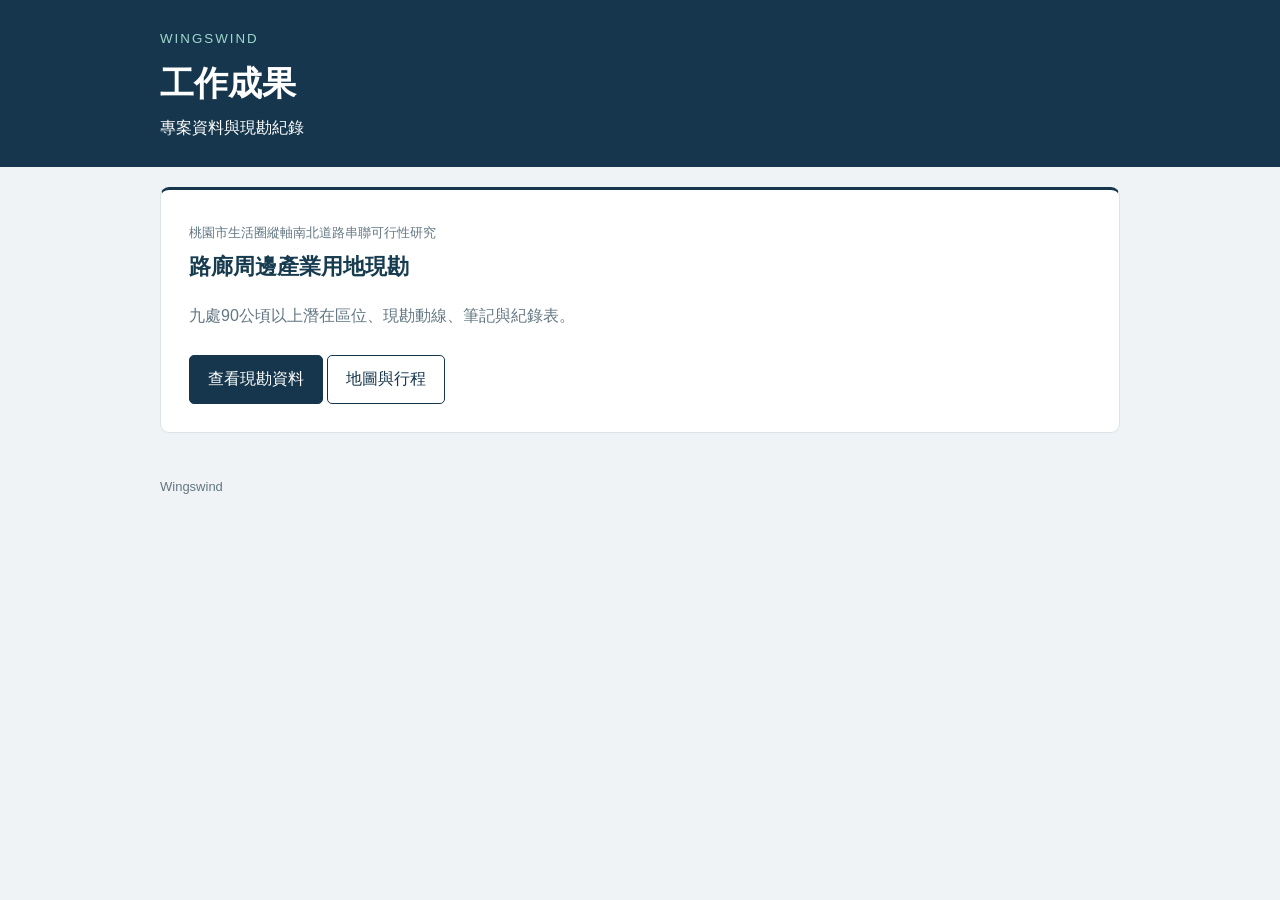
<file: public/index.html>
<!doctype html><html lang="zh-Hant"><meta charset="utf-8"><meta name="viewport" content="width=device-width,initial-scale=1"><meta name="description" content="Wingswind工作成果與專案資料入口"><title>工作成果｜Wingswind</title><style>*{box-sizing:border-box}body{margin:0;background:#f0f3f5;color:#263744;font:16px/1.8 "Microsoft JhengHei",sans-serif}main{max-width:1000px;margin:0 auto;padding:65px 25px}h1{font-size:34px;color:#173c50;margin:0 0 10px}p{color:#627783}header{border-top:5px solid #16485b}article{background:white;border:1px solid #dce4e9;border-radius:9px;padding:28px;margin-top:32px}h2{font-size:22px;color:#173c50;margin:0 0 12px}a{display:inline-block;background:#16485b;color:white;padding:9px 18px;border-radius:5px;text-decoration:none;margin-top:8px}small{color:#627783}footer{margin-top:42px;color:#627783;font-size:13px}@media(max-width:600px){main{padding:35px 18px}h1{font-size:28px}article{padding:21px}}
header{border:0;background:#15364c;color:#fff}
.entry-head{max-width:1000px;margin:auto;padding:24px 20px}
.entry-head :is(h1,p){color:#fff;margin:0}
.entry-head small{color:#9ed8cb;letter-spacing:2px}
main{padding:20px}
article{margin:0;border-top:3px solid #15364c}
article a{background:#15364c;border:1px solid #15364c}
article a+a{background:#fff;color:#15364c}

</style><body><header><div class="entry-head"><small>WINGSWIND</small><h1>工作成果</h1><p>專案資料與現勘紀錄</p></div></header><main><article><small>桃園市生活圈縱軸南北道路串聯可行性研究</small><h2>路廊周邊產業用地現勘</h2><p>九處90公頃以上潛在區位、現勘動線、筆記與紀錄表。</p><a href="taoyuan-corridor/">查看現勘資料</a> <a href="taoyuan-corridor/field-visit.html">地圖與行程</a></article><footer>Wingswind</footer></main></body></html>
</file>
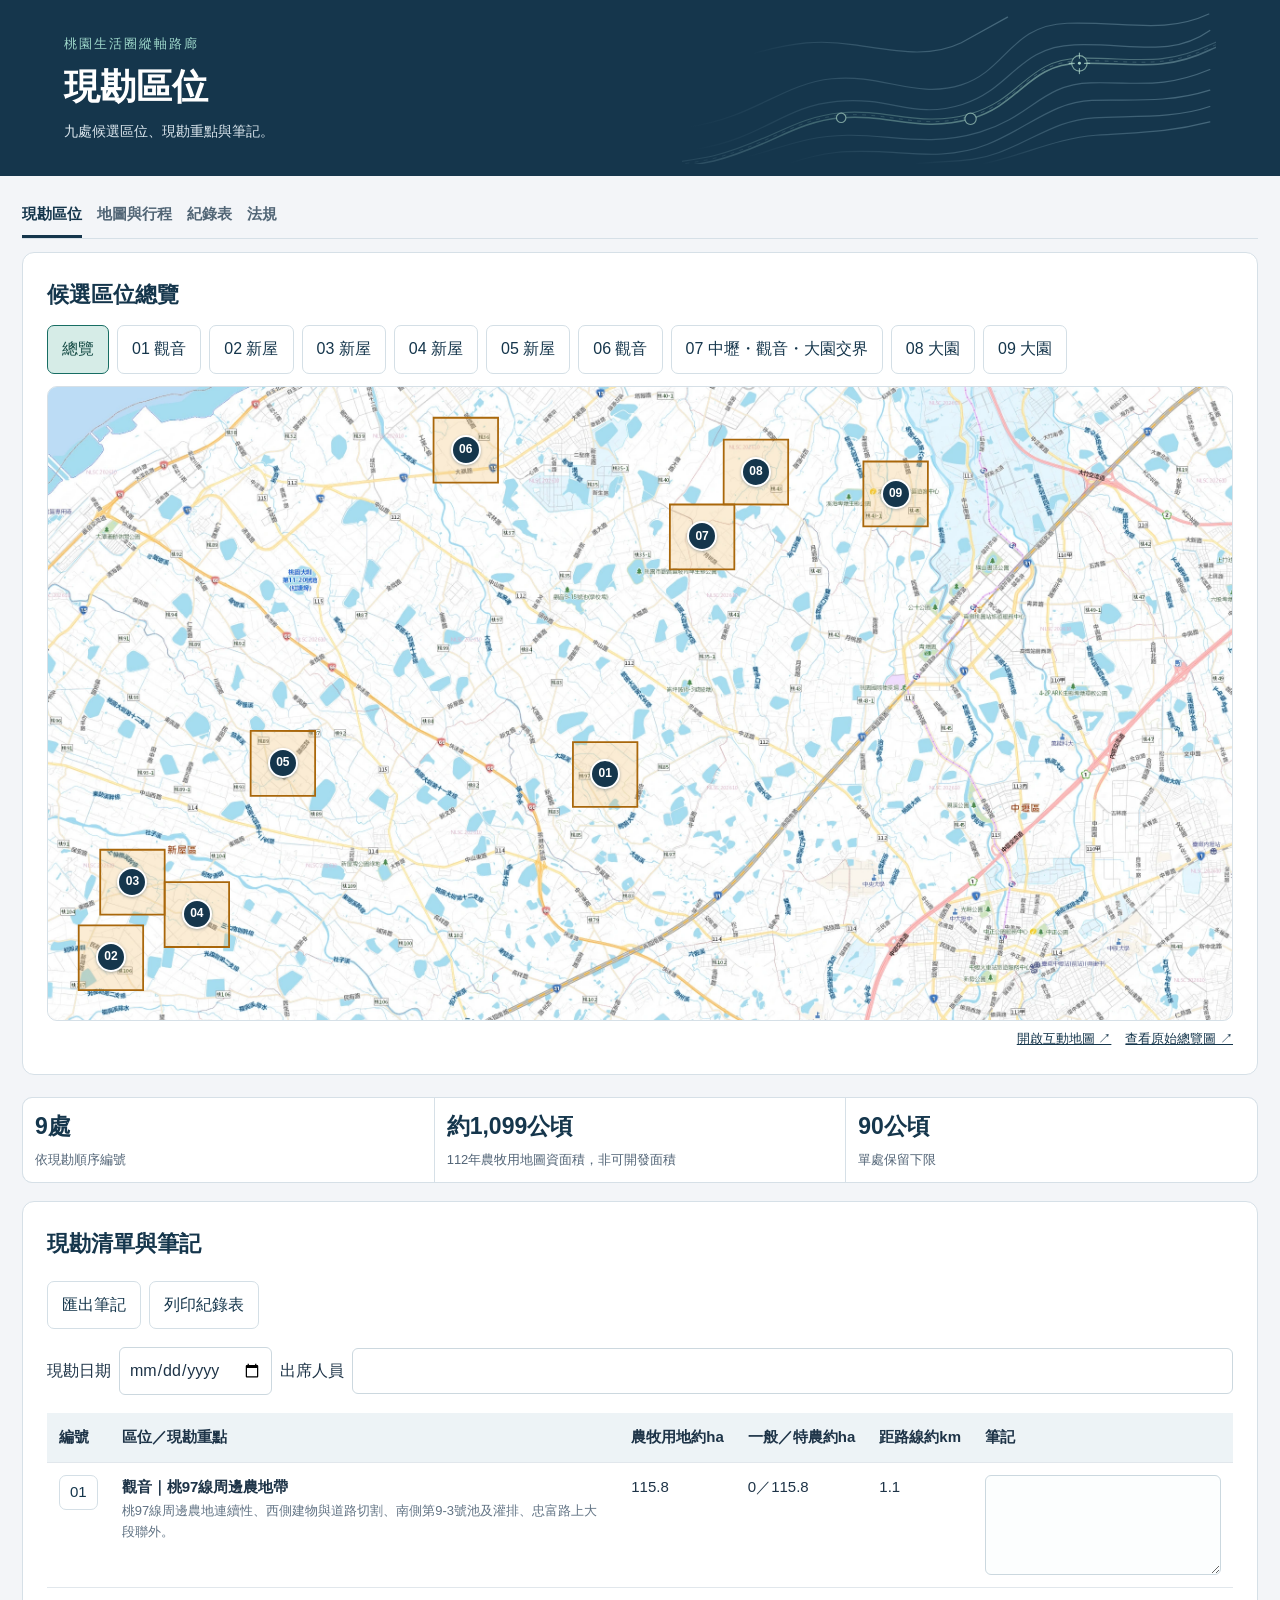
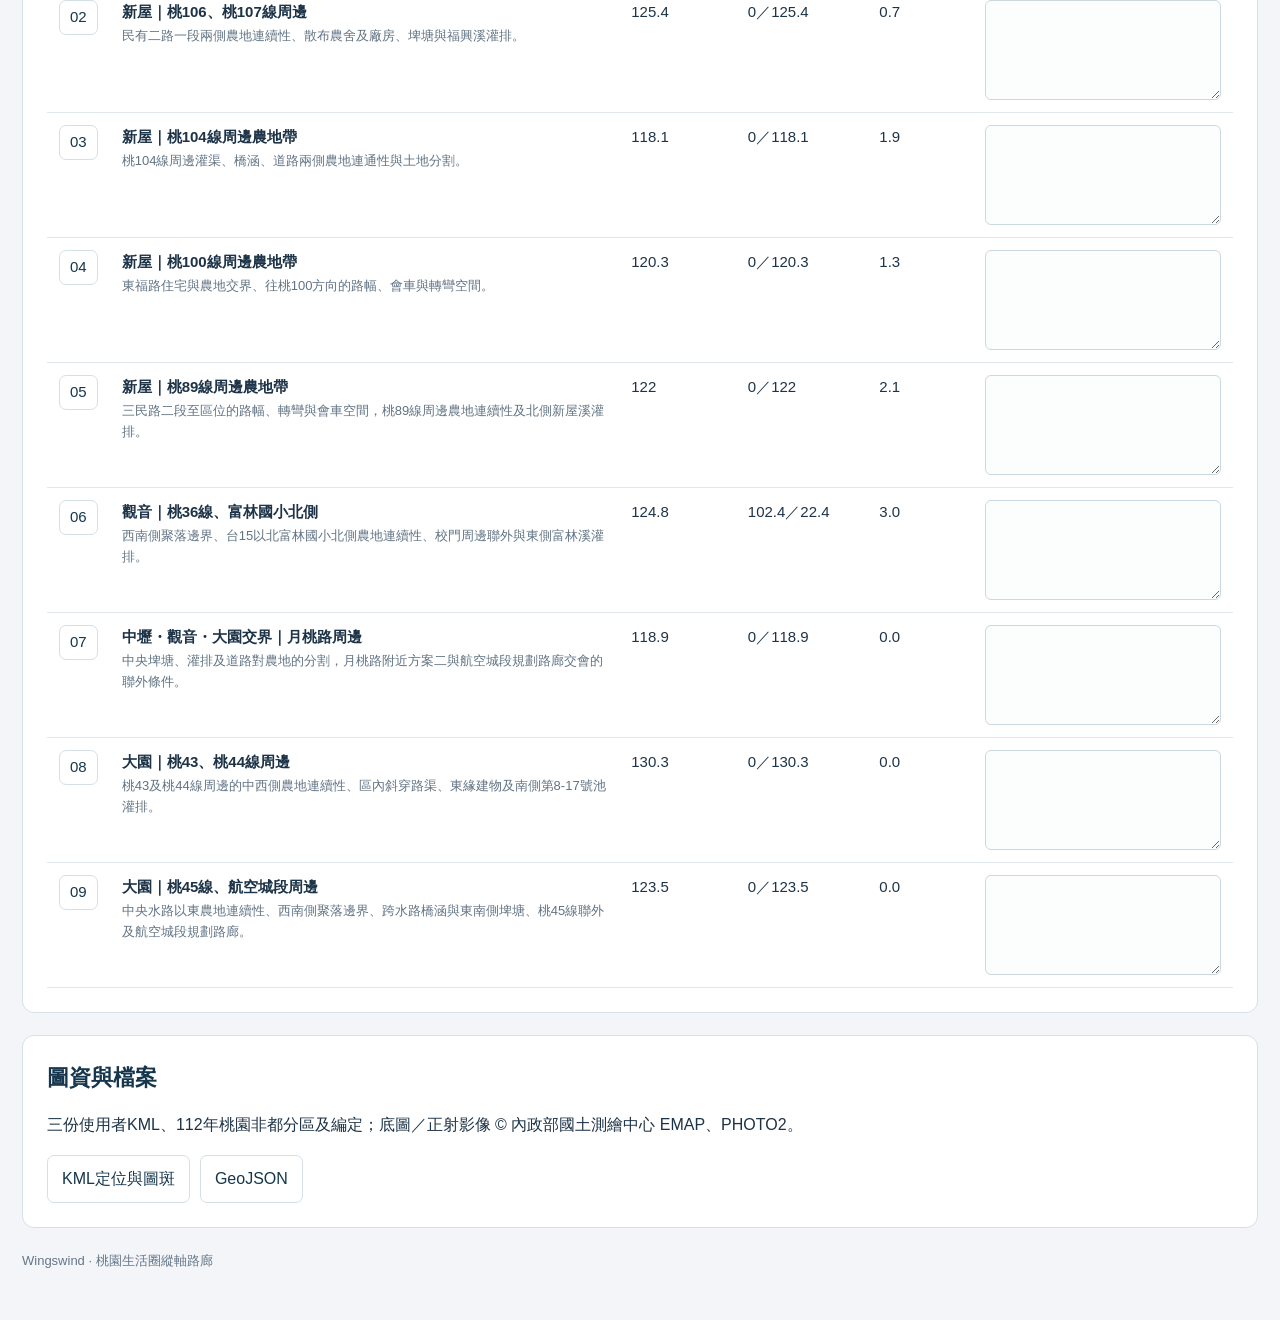
<file: public/taoyuan-corridor/index.html>
<!doctype html><html lang="zh-Hant"><head><meta charset="utf-8"><meta name="viewport" content="width=device-width,initial-scale=1"><title>現勘區位｜桃園生活圈縱軸路廊</title><style>
*{box-sizing:border-box}body{margin:0;background:#f3f5f8;color:#1d3347;font-family:"Microsoft JhengHei",sans-serif;line-height:1.65}header{background:#15364c;color:white;padding:36px max(5vw,20px)}h1{margin:5px 0;font-size:clamp(24px,4vw,36px)}header p{margin:8px 0;max-width:950px;color:#dce7ee}.tag{font-size:13px;letter-spacing:2px;color:#9ed8cb}main{max-width:1400px;margin:auto;padding:24px}.stats{display:flex;gap:30px;flex-wrap:wrap;margin-bottom:20px}.stats strong{font-size:30px;color:#0c766b;display:block}.stats span{font-size:14px;color:#536577}.panel{background:white;border-radius:12px;padding:22px;margin-bottom:22px;box-shadow:0 3px 16px #213d5010}nav{display:flex;flex-wrap:wrap;gap:8px;margin:12px 0}button,.link{border:1px solid #d4dfe6;background:white;color:#15364c;border-radius:7px;padding:10px 14px;font:inherit;cursor:pointer;text-decoration:none}button.active{background:#15364c;color:white}button:hover{border-color:#0c766b}h2{font-size:22px;margin:0 0 12px}h3{margin:10px 0}#map{width:100%;display:block;border-radius:6px}#detail{border-left:4px solid #0c766b;padding:10px 15px;margin:14px 0;background:#f2f8f6}#detail:empty{display:none}.scroll{overflow:auto}table{width:100%;border-collapse:collapse;font-size:15px}th,td{text-align:left;border-bottom:1px solid #e1e7ec;padding:12px;vertical-align:top}th{background:#edf3f6;white-space:nowrap}td button{padding:4px 10px}small,.muted{color:#617384}details summary{cursor:pointer;font-weight:bold;padding:8px 0}.links{display:flex;flex-wrap:wrap;gap:10px}.note{color:#735b20;background:#fcf7e8;border-radius:8px;padding:12px 16px}.mapwrap{overflow:auto}footer{font-size:13px;color:#657789;margin:20px 0}@media(max-width:600px){main{padding:12px}.panel{padding:14px}.stats{gap:18px}th,td{padding:9px}.stats strong{font-size:25px}}@media print{nav,.links{display:none}body{background:white}.panel{box-shadow:none;break-inside:avoid}header{padding:15px;color:#15364c;background:white}header p{color:#536577}}

.route{font-size:16px;margin:0}.route strong{color:#0c766b}.toolbar{display:flex;flex-wrap:wrap;align-items:center;gap:10px;margin:18px 0}.field{display:flex;align-items:center;gap:8px;flex-wrap:wrap}.field input{font:inherit;border:1px solid #ccd8df;border-radius:6px;padding:9px;max-width:100%;background:white;color:#1d3347}.field.people{flex:1}.field.people input{min-width:180px;flex:1}textarea{font:inherit;font-size:16px;display:block;width:100%;min-width:190px;min-height:100px;padding:10px;border:1px solid #cbd8df;border-radius:6px;resize:vertical;color:#1d3347;background:#fcfefe}textarea:focus{outline:2px solid #0c766b;outline-offset:1px}th.note-col{min-width:260px}td.note-col{min-width:260px}.save-status{font-size:13px;color:#617384;margin:10px 0}.save-status.error{color:#ad2929}.paper-records{display:none}.record-page .screen-only{display:none}.record-page .paper-records{display:block}.record{background:white;border-radius:10px;padding:24px;margin:0 0 22px;break-before:page}.record h2{font-size:22px}.record img{width:100%;height:auto;margin:10px 0}.record .papertext{display:none}.paper-meta{display:flex;gap:24px;flex-wrap:wrap;color:#536577;font-size:14px}.paper-meta strong{white-space:pre-wrap}.papertext{white-space:pre-wrap;overflow-wrap:anywhere;min-height:130px;line-height:2;background:repeating-linear-gradient(transparent,transparent 31px,#dce4e9 32px)}.record-focus{font-size:14px}nav#sitenav button{min-width:55px}.print-only{display:none}@media(max-width:650px){#site-table,#site-table tbody,#site-table tr,#site-table td{display:block;width:100%;min-width:0}#site-table thead{display:none}#site-table tr{padding:12px 0;border-bottom:1px solid #dce4e9}#site-table td{border:0;padding:5px 0;min-width:0}#site-table td[data-label]:before{content:attr(data-label)'：';font-size:13px;color:#617384}#site-table td.note-col:before{display:block;margin:4px 0}textarea{min-width:0}.field{width:100%}.field input{min-width:0!important}.record{padding:15px}}@media print{.screen-only,.toolbar,.links,.save-status,footer,.record-input{display:none!important}.paper-records,.print-only,.record .papertext{display:block!important}.record{background:white;border:0;border-top:2px solid #15364c;border-radius:0;padding:12px 0 0;margin:0;break-before:page;break-inside:avoid}.record:first-child{break-before:auto}.record img{max-height:100mm;object-fit:contain}.record h2{font-size:16pt}.record .papertext{min-height:42mm;font-size:11pt;line-height:8mm;background:repeating-linear-gradient(transparent,transparent 7.7mm,#dce4e9 8mm)}.paper-meta{font-size:10pt}header{padding:10px 0!important}header .tag,header>p{display:none}header h1{font-size:18pt}main{padding:0}@page{size:A4;margin:14mm}}

@media screen{
.project-nav{display:flex;flex-wrap:wrap;gap:7px;margin:0 0 14px}
.project-nav a{display:inline-flex;align-items:center;min-height:44px;padding:8px 12px;background:#fff;border:1px solid #d4dfe6;border-radius:7px;color:#15364c;text-decoration:none;font-size:15px}
.project-nav a[aria-current=page]{background:#15364c;color:#fff;border-color:#15364c;font-weight:700}
.project-nav a:focus-visible{outline:2px solid #176d63;outline-offset:2px}
}
@media print{.project-nav{display:none!important}}

@media screen{
#overview-map{scroll-margin-top:12px}
#map{max-height:600px;object-fit:contain}
.map-detail-links{display:flex;flex-wrap:wrap;align-items:center;gap:6px 14px;margin:8px 0 14px}
.map-detail-links a{display:inline-flex;align-items:center;min-height:44px}
.map-detail-links .meeting-action{padding:7px 12px;background:#176d63;color:white;border-radius:7px;text-decoration:none}
}
@media screen and (max-width:600px){
.stats{margin-block:10px}
#sitenav{display:grid;grid-template-columns:repeat(5,minmax(0,1fr));gap:6px}
#sitenav button{font-size:0;min-height:44px;padding:4px}
#sitenav button::after{content:attr(data-id);font-size:15px}
#sitenav button[data-id=all]::after{content:"總覽"}
}


@media screen{
.overview-workbench{display:grid;gap:12px;align-items:start}
.overview-page #maplink{display:block;border:1px solid var(--line);border-radius:9px;overflow:hidden;background:#eef3f6}
.overview-page #map{max-height:460px}
.overview-page #detail{min-width:0;margin:0;background:#f5f8fa;border:1px solid var(--line);border-top:3px solid var(--ink);border-radius:9px}
.overview-page .handbook-stats{display:grid;grid-template-columns:repeat(3,minmax(0,1fr));gap:1px;margin:0 0 18px;background:var(--line);border:1px solid var(--line);border-radius:10px;overflow:hidden}
.handbook-stats>div{padding:10px 12px;background:#fff}
.handbook-stats strong{font-size:clamp(15px,2vw,23px);color:var(--ink)}
.handbook-stats span{font-size:clamp(10px,1.25vw,13px)}
.overview-page #sitenav button.active{background:#d6ece7;color:#154b45;border-color:var(--green)}
}
@media screen and (min-width:900px){
.overview-workbench:has(#detail:not(:empty)){grid-template-columns:minmax(0,2.35fr) minmax(260px,1fr);gap:18px}
}
@media screen and (max-width:760px){
.overview-page #map{max-height:315px}
.overview-page #sitenav{margin:8px 0}
.handbook-stats>div{padding:7px}
}


@media screen{
.overview-page #maplink[hidden],#overview-graphic[hidden]{display:none}
.overview-map-window{overflow:hidden;background:#eef3f6;border:1px solid var(--line);border-radius:10px}
.overview-map-art{position:relative;width:125%}
.overview-map-art>img{display:block;width:100%;height:auto}
.overview-frames{position:absolute;inset:0;width:100%;height:100%;pointer-events:none}
.overview-frames polygon{fill:#edb453;fill-opacity:.25;stroke:#a9670b;stroke-width:1.8;vector-effect:non-scaling-stroke}
.overview-pin{position:absolute;transform:translate(-50%,-50%);display:grid;place-items:center;width:30px;height:30px;padding:0;border:2px solid white;border-radius:50%;background:#15364c;color:#fff;font-size:12px;font-weight:700;box-shadow:0 1px 3px #15364c55}
.overview-pin:hover{background:#176d63;border-color:white}
.overview-map-links{display:flex;flex-wrap:wrap;justify-content:flex-end;gap:4px 14px;margin-top:7px;font-size:13px}
.overview-map-links a{color:#15364c}
}
@media screen and (max-width:600px){
.overview-pin{width:20px;height:20px;font-size:9px;border-width:1px}
.overview-map-links{justify-content:flex-start}
}
</style><link rel="stylesheet" href="assets/handbook.css?v=hero-1"></head><body class="handbook overview-page"><header class="project-hero"><div class="project-label">桃園生活圈縱軸路廊</div><h1>現勘區位</h1><p>九處候選區位、現勘重點與筆記。</p></header><main><nav class="project-nav" aria-label="專案分頁"><a href="index.html" aria-current="page">現勘區位</a><a href="field-visit.html">地圖與行程</a><a href="records.html">紀錄表</a><a href="regulations.html">法規</a></nav><div class="screen-only"><section class="panel" id="overview-map"><h2 id="maptitle" tabindex="-1">候選區位總覽</h2><nav id="sitenav" aria-label="現勘區位"><button type="button" data-id="all" class="active">總覽</button><button type="button" data-id="01">01 觀音</button><button type="button" data-id="02">02 新屋</button><button type="button" data-id="03">03 新屋</button><button type="button" data-id="04">04 新屋</button><button type="button" data-id="05">05 新屋</button><button type="button" data-id="06">06 觀音</button><button type="button" data-id="07">07 中壢・觀音・大園交界</button><button type="button" data-id="08">08 大園</button><button type="button" data-id="09">09 大園</button></nav><div class="overview-workbench"><div id="overview-graphic"><div class="overview-map-window"><div class="overview-map-art"><img src="assets/locator/overview-road.webp" width="3180" height="1362" alt="桃園生活圈縱軸路廊九處區位周邊道路圖"><svg class="overview-frames" viewBox="0 0 3180 1362" aria-hidden="true"><polygon points="1266.29,902.30 1266.44,763.01 1127.95,762.86 1127.80,902.15 1266.29,902.30"/><polygon points="204.39,1296.05 204.45,1156.79 65.99,1156.74 65.94,1295.99 204.39,1296.05"/><polygon points="250.62,1133.60 250.68,994.34 112.20,994.28 112.15,1133.54 250.62,1133.60"/><polygon points="389.04,1203.31 389.12,1064.04 250.65,1063.97 250.58,1203.24 389.04,1203.31"/><polygon points="573.88,878.46 573.97,739.17 435.47,739.08 435.39,878.37 573.88,878.46"/><polygon points="966.88,205.42 967.01,66.08 828.45,65.95 828.34,205.30 966.88,205.42"/><polygon points="1474.65,391.76 1474.83,252.43 1336.28,252.26 1336.12,391.59 1474.65,391.76"/><polygon points="1590.28,252.58 1590.46,113.24 1451.91,113.06 1451.74,252.40 1590.28,252.58"/><polygon points="1890.38,299.46 1890.59,160.11 1752.04,159.91 1751.85,299.25 1890.38,299.46"/></svg><button class="overview-pin" type="button" data-id="01" style="left:37.6453%;top:61.1292%" aria-label="查看區位 01">01</button><button class="overview-pin" type="button" data-id="02" style="left:4.2513%;top:90.0435%" aria-label="查看區位 02">02</button><button class="overview-pin" type="button" data-id="03" style="left:5.7048%;top:78.1159%" aria-label="查看區位 03">03</button><button class="overview-pin" type="button" data-id="04" style="left:10.0581%;top:83.2334%" aria-label="查看區位 04">04</button><button class="overview-pin" type="button" data-id="05" style="left:15.8703%;top:59.3808%" aria-label="查看區位 05">05</button><button class="overview-pin" type="button" data-id="06" style="left:28.2286%;top:9.9623%" aria-label="查看區位 06">06</button><button class="overview-pin" type="button" data-id="07" style="left:44.1972%;top:23.6426%" aria-label="查看區位 07">07</button><button class="overview-pin" type="button" data-id="08" style="left:47.8332%;top:13.4227%" aria-label="查看區位 08">08</button><button class="overview-pin" type="button" data-id="09" style="left:57.2709%;top:16.8635%" aria-label="查看區位 09">09</button></div></div><div class="overview-map-links"><a href="field-visit.html">開啟互動地圖 ↗</a><a href="assets/route-overview.webp" target="_blank" rel="noopener">查看原始總覽圖 ↗</a></div></div><a id="maplink" hidden href="assets/route-overview.webp" target="_blank" rel="noopener"><img id="map" src="assets/route-overview.webp" alt="依現勘順序編號的九處區位總覽"></a><div id="detail" aria-live="polite"></div></div></section><div class="stats handbook-stats"><div><strong>9處</strong><span>依現勘順序編號</span></div><div><strong>約1,099公頃</strong><span>112年農牧用地圖資面積，非可開發面積</span></div><div><strong>90公頃</strong><span>單處保留下限</span></div></div><section class="panel"><h2>現勘清單與筆記</h2><div class="links toolbar"><button type="button" id="export-notes">匯出筆記</button><button type="button" id="print-records">列印紀錄表</button></div><p id="save-status" class="save-status" role="status" aria-live="polite"></p><div class="toolbar"><label class="field">現勘日期<input id="visit-date" type="date" aria-label="現勘日期"></label><label class="field people">出席人員<input id="attendees" type="text" aria-label="出席人員"></label></div><div class="scroll"><table id="site-table"><thead><tr><th>編號</th><th>區位／現勘重點</th><th>農牧用地約ha</th><th>一般／特農約ha</th><th>距路線約km</th><th class="note-col">筆記</th></tr></thead><tbody><tr><td><button type="button" id="list-01" data-id="01">01</button></td><td><strong>觀音｜桃97線周邊農地帶</strong><div class="muted" style="font-size:13px">桃97線周邊農地連續性、西側建物與道路切割、南側第9-3號池及灌排、忠富路上大段聯外。</div></td><td data-label="農牧用地約ha">115.8</td><td data-label="一般／特農約ha">0／115.8</td><td data-label="距路線約km">1.1</td><td class="note-col" data-label="現勘筆記"><textarea data-note="24.987212,121.151242" aria-label="01筆記"></textarea></td></tr><tr><td><button type="button" id="list-02" data-id="02">02</button></td><td><strong>新屋｜桃106、桃107線周邊</strong><div class="muted" style="font-size:13px">民有二路一段兩側農地連續性、散布農舍及廠房、埤塘與福興溪灌排。</div></td><td data-label="農牧用地約ha">125.4</td><td data-label="一般／特農約ha">0／125.4</td><td data-label="距路線約km">0.7</td><td class="note-col" data-label="現勘筆記"><textarea data-note="24.957952,121.053462" aria-label="02筆記"></textarea></td></tr><tr><td><button type="button" id="list-03" data-id="03">03</button></td><td><strong>新屋｜桃104線周邊農地帶</strong><div class="muted" style="font-size:13px">桃104線周邊灌渠、橋涵、道路兩側農地連通性與土地分割。</div></td><td data-label="農牧用地約ha">118.1</td><td data-label="一般／特農約ha">0／118.1</td><td data-label="距路線約km">1.9</td><td class="note-col" data-label="現勘筆記"><textarea data-note="24.963929,121.057008" aria-label="03筆記"></textarea></td></tr><tr><td><button type="button" id="list-04" data-id="04">04</button></td><td><strong>新屋｜桃100線周邊農地帶</strong><div class="muted" style="font-size:13px">東福路住宅與農地交界、往桃100方向的路幅、會車與轉彎空間。</div></td><td data-label="農牧用地約ha">120.3</td><td data-label="一般／特農約ha">0／120.3</td><td data-label="距路線約km">1.3</td><td class="note-col" data-label="現勘筆記"><textarea data-note="24.966894,121.065977" aria-label="04筆記"></textarea></td></tr><tr><td><button type="button" id="list-05" data-id="05">05</button></td><td><strong>新屋｜桃89線周邊農地帶</strong><div class="muted" style="font-size:13px">三民路二段至區位的路幅、轉彎與會車空間，桃89線周邊農地連續性及北側新屋溪灌排。</div></td><td data-label="農牧用地約ha">122</td><td data-label="一般／特農約ha">0／122</td><td data-label="距路線約km">2.1</td><td class="note-col" data-label="現勘筆記"><textarea data-note="24.982676,121.084723" aria-label="05筆記"></textarea></td></tr><tr><td><button type="button" id="list-06" data-id="06">06</button></td><td><strong>觀音｜桃36線、富林國小北側</strong><div class="muted" style="font-size:13px">西南側聚落邊界、台15以北富林國小北側農地連續性、校門周邊聯外與東側富林溪灌排。</div></td><td data-label="農牧用地約ha">124.8</td><td data-label="一般／特農約ha">102.4／22.4</td><td data-label="距路線約km">3.0</td><td class="note-col" data-label="現勘筆記"><textarea data-note="25.039996,121.119078" aria-label="06筆記"></textarea></td></tr><tr><td><button type="button" id="list-07" data-id="07">07</button></td><td><strong>中壢・觀音・大園交界｜月桃路周邊</strong><div class="muted" style="font-size:13px">中央埤塘、灌排及道路對農地的分割，月桃路附近方案二與航空城段規劃路廊交會的聯外條件。</div></td><td data-label="農牧用地約ha">118.9</td><td data-label="一般／特農約ha">0／118.9</td><td data-label="距路線約km">0.0</td><td class="note-col" data-label="現勘筆記"><textarea data-note="25.028711,121.164520" aria-label="07筆記"></textarea></td></tr><tr><td><button type="button" id="list-08" data-id="08">08</button></td><td><strong>大園｜桃43、桃44線周邊</strong><div class="muted" style="font-size:13px">桃43及桃44線周邊的中西側農地連續性、區內斜穿路渠、東緣建物及南側第8-17號池灌排。</div></td><td data-label="農牧用地約ha">130.3</td><td data-label="一般／特農約ha">0／130.3</td><td data-label="距路線約km">0.0</td><td class="note-col" data-label="現勘筆記"><textarea data-note="25.036767,121.169957" aria-label="08筆記"></textarea></td></tr><tr><td><button type="button" id="list-09" data-id="09">09</button></td><td><strong>大園｜桃45線、航空城段周邊</strong><div class="muted" style="font-size:13px">中央水路以東農地連續性、西南側聚落邊界、跨水路橋涵與東南側埤塘、桃45線聯外及航空城段規劃路廊。</div></td><td data-label="農牧用地約ha">123.5</td><td data-label="一般／特農約ha">0／123.5</td><td data-label="距路線約km">0.0</td><td class="note-col" data-label="現勘筆記"><textarea data-note="25.032086,121.204481" aria-label="09筆記"></textarea></td></tr></tbody></table></div></section></div><div class="paper-records"><section class="record"><h2>01 觀音｜桃97線周邊農地帶</h2><div class="paper-meta"><span>現勘日期：<strong data-print-date></strong></span><span>出席人員：<strong data-print-people></strong></span><span>農牧用地約115.8公頃</span></div><img src="assets/route-01.webp" alt="01道路與影像"><p class="record-focus">現勘重點：桃97線周邊農地連續性、西側建物與道路切割、南側第9-3號池及灌排、忠富路上大段聯外。</p><h3>現勘筆記</h3><div class="papertext" data-paper="24.987212,121.151242"></div></section><section class="record"><h2>02 新屋｜桃106、桃107線周邊</h2><div class="paper-meta"><span>現勘日期：<strong data-print-date></strong></span><span>出席人員：<strong data-print-people></strong></span><span>農牧用地約125.4公頃</span></div><img src="assets/route-02.webp" alt="02道路與影像"><p class="record-focus">現勘重點：民有二路一段兩側農地連續性、散布農舍及廠房、埤塘與福興溪灌排。</p><h3>現勘筆記</h3><div class="papertext" data-paper="24.957952,121.053462"></div></section><section class="record"><h2>03 新屋｜桃104線周邊農地帶</h2><div class="paper-meta"><span>現勘日期：<strong data-print-date></strong></span><span>出席人員：<strong data-print-people></strong></span><span>農牧用地約118.1公頃</span></div><img src="assets/route-03.webp" alt="03道路與影像"><p class="record-focus">現勘重點：桃104線周邊灌渠、橋涵、道路兩側農地連通性與土地分割。</p><h3>現勘筆記</h3><div class="papertext" data-paper="24.963929,121.057008"></div></section><section class="record"><h2>04 新屋｜桃100線周邊農地帶</h2><div class="paper-meta"><span>現勘日期：<strong data-print-date></strong></span><span>出席人員：<strong data-print-people></strong></span><span>農牧用地約120.3公頃</span></div><img src="assets/route-04.webp" alt="04道路與影像"><p class="record-focus">現勘重點：東福路住宅與農地交界、往桃100方向的路幅、會車與轉彎空間。</p><h3>現勘筆記</h3><div class="papertext" data-paper="24.966894,121.065977"></div></section><section class="record"><h2>05 新屋｜桃89線周邊農地帶</h2><div class="paper-meta"><span>現勘日期：<strong data-print-date></strong></span><span>出席人員：<strong data-print-people></strong></span><span>農牧用地約122公頃</span></div><img src="assets/route-05.webp" alt="05道路與影像"><p class="record-focus">現勘重點：三民路二段至區位的路幅、轉彎與會車空間，桃89線周邊農地連續性及北側新屋溪灌排。</p><h3>現勘筆記</h3><div class="papertext" data-paper="24.982676,121.084723"></div></section><section class="record"><h2>06 觀音｜桃36線、富林國小北側</h2><div class="paper-meta"><span>現勘日期：<strong data-print-date></strong></span><span>出席人員：<strong data-print-people></strong></span><span>農牧用地約124.8公頃</span></div><img src="assets/route-06.webp" alt="06道路與影像"><p class="record-focus">現勘重點：西南側聚落邊界、台15以北富林國小北側農地連續性、校門周邊聯外與東側富林溪灌排。</p><h3>現勘筆記</h3><div class="papertext" data-paper="25.039996,121.119078"></div></section><section class="record"><h2>07 中壢・觀音・大園交界｜月桃路周邊</h2><div class="paper-meta"><span>現勘日期：<strong data-print-date></strong></span><span>出席人員：<strong data-print-people></strong></span><span>農牧用地約118.9公頃</span></div><img src="assets/route-07.webp" alt="07道路與影像"><p class="record-focus">現勘重點：中央埤塘、灌排及道路對農地的分割，月桃路附近方案二與航空城段規劃路廊交會的聯外條件。</p><h3>現勘筆記</h3><div class="papertext" data-paper="25.028711,121.164520"></div></section><section class="record"><h2>08 大園｜桃43、桃44線周邊</h2><div class="paper-meta"><span>現勘日期：<strong data-print-date></strong></span><span>出席人員：<strong data-print-people></strong></span><span>農牧用地約130.3公頃</span></div><img src="assets/route-08.webp" alt="08道路與影像"><p class="record-focus">現勘重點：桃43及桃44線周邊的中西側農地連續性、區內斜穿路渠、東緣建物及南側第8-17號池灌排。</p><h3>現勘筆記</h3><div class="papertext" data-paper="25.036767,121.169957"></div></section><section class="record"><h2>09 大園｜桃45線、航空城段周邊</h2><div class="paper-meta"><span>現勘日期：<strong data-print-date></strong></span><span>出席人員：<strong data-print-people></strong></span><span>農牧用地約123.5公頃</span></div><img src="assets/route-09.webp" alt="09道路與影像"><p class="record-focus">現勘重點：中央水路以東農地連續性、西南側聚落邊界、跨水路橋涵與東南側埤塘、桃45線聯外及航空城段規劃路廊。</p><h3>現勘筆記</h3><div class="papertext" data-paper="25.032086,121.204481"></div></section></div><section class="panel screen-only"><h2>圖資與檔案</h2><p>三份使用者KML、112年桃園非都分區及編定；底圖／正射影像 © 內政部國土測繪中心 EMAP、PHOTO2。</p><div class="links"><a class="link" href="sites.kml">KML定位與圖斑</a><a class="link" href="sites.geojson">GeoJSON</a></div></section><footer>Wingswind · 桃園生活圈縱軸路廊</footer></main><script>
const data=[{"編號":"01","行政區":"觀音區","概估農牧用地公頃":115.8,"觀察外框公頃":144.0,"一般農業區公頃":0.0,"特定農業區公頃":115.8,"圖斑構成":"鄰接農地帶（細路／窄隙分隔待現勘）","最近路線":"01.方案一新屋-中間-觀音","距路線最近公尺":1071,"距路線超過3公里部分公頃":0.0,"經度":121.151242,"緯度":24.987212,"鄰近原六點":"無","現勘重點":"桃97線周邊農地連續性、西側建物與道路切割、南側第9-3號池及灌排、忠富路上大段聯外。","狀態":"建議現勘；面積為112年農牧用地概估，非可開發面積","初篩序號":"12","區位名稱":"觀音｜桃97線周邊農地帶","影像判讀":"桃97線周邊農地連續性、西側建物與道路切割、南側第9-3號池及灌排、忠富路上大段聯外。","位置識別":"24.987212,121.151242"},{"編號":"02","行政區":"新屋區","概估農牧用地公頃":125.4,"觀察外框公頃":144.0,"一般農業區公頃":0.0,"特定農業區公頃":125.4,"圖斑構成":"鄰接農地帶（細路／窄隙分隔待現勘）","最近路線":"01.方案一新屋-中間-觀音","距路線最近公尺":684,"距路線超過3公里部分公頃":0.0,"經度":121.053462,"緯度":24.957952,"鄰近原六點":"無","現勘重點":"民有二路一段兩側農地連續性、散布農舍及廠房、埤塘與福興溪灌排。","狀態":"建議現勘；面積為112年農牧用地概估，非可開發面積","初篩序號":"15","區位名稱":"新屋｜桃106、桃107線周邊","影像判讀":"民有二路一段兩側農地連續性、散布農舍及廠房、埤塘與福興溪灌排。","位置識別":"24.957952,121.053462"},{"編號":"03","行政區":"新屋區","概估農牧用地公頃":118.1,"觀察外框公頃":144.0,"一般農業區公頃":0.0,"特定農業區公頃":118.1,"圖斑構成":"鄰接農地帶（細路／窄隙分隔待現勘）","最近路線":"01.方案一新屋-中間-觀音","距路線最近公尺":1928,"距路線超過3公里部分公頃":24.1,"經度":121.057008,"緯度":24.963929,"鄰近原六點":"無","現勘重點":"桃104線周邊灌渠、橋涵、道路兩側農地連通性與土地分割。","狀態":"建議現勘；面積為112年農牧用地概估，非可開發面積","初篩序號":"13","區位名稱":"新屋｜桃104線周邊農地帶","影像判讀":"桃104線周邊灌渠、橋涵、道路兩側農地連通性與土地分割。","位置識別":"24.963929,121.057008"},{"編號":"04","行政區":"新屋區","概估農牧用地公頃":120.3,"觀察外框公頃":144.0,"一般農業區公頃":0.0,"特定農業區公頃":120.3,"圖斑構成":"鄰接農地帶（細路／窄隙分隔待現勘）","最近路線":"01.方案一新屋-中間-觀音","距路線最近公尺":1252,"距路線超過3公里部分公頃":0.0,"經度":121.065977,"緯度":24.966894,"鄰近原六點":"無","現勘重點":"東福路住宅與農地交界、往桃100方向的路幅、會車與轉彎空間。","狀態":"建議現勘；面積為112年農牧用地概估，非可開發面積","初篩序號":"14","區位名稱":"新屋｜桃100線周邊農地帶","影像判讀":"東福路住宅與農地交界、往桃100方向的路幅、會車與轉彎空間。","位置識別":"24.966894,121.065977"},{"編號":"05","行政區":"新屋區","概估農牧用地公頃":122.0,"觀察外框公頃":144.0,"一般農業區公頃":0.0,"特定農業區公頃":122.0,"圖斑構成":"鄰接農地帶（細路／窄隙分隔待現勘）","最近路線":"01.方案一新屋-中間-觀音","距路線最近公尺":2126,"距路線超過3公里部分公頃":44.0,"經度":121.084723,"緯度":24.982676,"鄰近原六點":"無","現勘重點":"三民路二段至區位的路幅、轉彎與會車空間，桃89線周邊農地連續性及北側新屋溪灌排。","狀態":"建議現勘；面積為112年農牧用地概估，非可開發面積","初篩序號":"11","區位名稱":"新屋｜桃89線周邊農地帶","影像判讀":"三民路二段至區位的路幅、轉彎與會車空間，桃89線周邊農地連續性及北側新屋溪灌排。","位置識別":"24.982676,121.084723"},{"編號":"06","行政區":"觀音區","概估農牧用地公頃":124.8,"觀察外框公頃":144.0,"一般農業區公頃":102.4,"特定農業區公頃":22.4,"圖斑構成":"鄰接農地帶（細路／窄隙分隔待現勘）","最近路線":"01.方案一新屋-中間-觀音","距路線最近公尺":3016,"距路線超過3公里部分公頃":124.8,"經度":121.119078,"緯度":25.039996,"鄰近原六點":"無","現勘重點":"西南側聚落邊界、台15以北富林國小北側農地連續性、校門周邊聯外與東側富林溪灌排。","狀態":"建議現勘；面積為112年農牧用地概估，非可開發面積","初篩序號":"04","區位名稱":"觀音｜桃36線、富林國小北側","影像判讀":"西南側聚落邊界、台15以北富林國小北側農地連續性、校門周邊聯外與東側富林溪灌排。","位置識別":"25.039996,121.119078"},{"編號":"07","行政區":"中壢區、觀音區、大園區","概估農牧用地公頃":118.9,"觀察外框公頃":144.0,"一般農業區公頃":0.0,"特定農業區公頃":118.9,"圖斑構成":"鄰接農地帶（細路／窄隙分隔待現勘）","最近路線":"01.方案一新屋-中間-觀音","距路線最近公尺":0,"距路線超過3公里部分公頃":0.0,"經度":121.16452,"緯度":25.028711,"鄰近原六點":"無","現勘重點":"中央埤塘、灌排及道路對農地的分割，月桃路附近方案二與航空城段規劃路廊交會的聯外條件。","狀態":"建議現勘；面積為112年農牧用地概估，非可開發面積","初篩序號":"09","區位名稱":"中壢・觀音・大園交界｜月桃路周邊","影像判讀":"中央埤塘、灌排及道路對農地的分割，月桃路附近方案二與航空城段規劃路廊交會的聯外條件。","位置識別":"25.028711,121.164520"},{"編號":"08","行政區":"大園區","概估農牧用地公頃":130.3,"觀察外框公頃":144.0,"一般農業區公頃":0.0,"特定農業區公頃":130.3,"圖斑構成":"鄰接農地帶（細路／窄隙分隔待現勘）","最近路線":"03.航空城段","距路線最近公尺":0,"距路線超過3公里部分公頃":0.0,"經度":121.169957,"緯度":25.036767,"鄰近原六點":"無","現勘重點":"桃43及桃44線周邊的中西側農地連續性、區內斜穿路渠、東緣建物及南側第8-17號池灌排。","狀態":"建議現勘；面積為112年農牧用地概估，非可開發面積","初篩序號":"05","區位名稱":"大園｜桃43、桃44線周邊","影像判讀":"桃43及桃44線周邊的中西側農地連續性、區內斜穿路渠、東緣建物及南側第8-17號池灌排。","位置識別":"25.036767,121.169957"},{"編號":"09","行政區":"大園區","概估農牧用地公頃":123.5,"觀察外框公頃":144.0,"一般農業區公頃":0.0,"特定農業區公頃":123.5,"圖斑構成":"鄰接農地帶（細路／窄隙分隔待現勘）","最近路線":"03.航空城段","距路線最近公尺":0,"距路線超過3公里部分公頃":0.0,"經度":121.204481,"緯度":25.032086,"鄰近原六點":"無","現勘重點":"中央水路以東農地連續性、西南側聚落邊界、跨水路橋涵與東南側埤塘、桃45線聯外及航空城段規劃路廊。","狀態":"建議現勘；面積為112年農牧用地概估，非可開發面積","初篩序號":"06","區位名稱":"大園｜桃45線、航空城段周邊","影像判讀":"中央水路以東農地連續性、西南側聚落邊界、跨水路橋涵與東南側埤塘、桃45線聯外及航空城段規劃路廊。","位置識別":"25.032086,121.204481"}],storeKey='taoyuan-fieldnotes-90ha-v1';let state={date:'',people:'',notes:{}};
try{const saved=JSON.parse(localStorage.getItem(storeKey)||'null');if(saved&&typeof saved==='object'){state.date=typeof saved.date==='string'?saved.date:'';state.people=typeof saved.people==='string'?saved.people:'';if(saved.notes&&typeof saved.notes==='object'&&!Array.isArray(saved.notes))state.notes=saved.notes}}catch(e){}
const dateInput=document.getElementById('visit-date'),peopleInput=document.getElementById('attendees'),status=document.getElementById('save-status');dateInput.value=state.date;peopleInput.value=state.people;
function papers(){document.querySelectorAll('[data-paper]').forEach(el=>{const value=state.notes[el.dataset.paper];el.textContent=typeof value==='string'?value:''});document.querySelectorAll('[data-print-date]').forEach(el=>el.textContent=state.date||'＿＿＿＿＿＿＿＿');document.querySelectorAll('[data-print-people]').forEach(el=>el.textContent=state.people||'＿＿＿＿＿＿＿＿＿＿＿＿')}
function save(){try{localStorage.setItem(storeKey,JSON.stringify(state));status.textContent='筆記已儲存';status.classList.remove('error')}catch(e){status.textContent='筆記未儲存';status.classList.add('error')}papers()}
dateInput.addEventListener('input',()=>{state.date=dateInput.value;save()});peopleInput.addEventListener('input',()=>{state.people=peopleInput.value;save()});
document.querySelectorAll('textarea[data-note]').forEach(el=>{el.value=typeof state.notes[el.dataset.note]==='string'?state.notes[el.dataset.note]:'';el.addEventListener('input',()=>{state.notes[el.dataset.note]=el.value;save()})});
window.addEventListener('storage',event=>{if(event.key!==storeKey||!event.newValue)return;try{const other=JSON.parse(event.newValue);if(!other||typeof other!=='object'||!other.notes||typeof other.notes!=='object')return;state={date:typeof other.date==='string'?other.date:'',people:typeof other.people==='string'?other.people:'',notes:other.notes};dateInput.value=state.date;peopleInput.value=state.people;document.querySelectorAll('textarea[data-note]').forEach(el=>el.value=typeof state.notes[el.dataset.note]==='string'?state.notes[el.dataset.note]:'');papers()}catch(e){}});
function exportNotes(){const lines=['桃園生活圈縱軸路廊｜九處現勘筆記','','現勘日期：'+state.date,'出席人員：'+state.people,'','現勘動線：桃園市政府 → 01 → 02 → 03 → 04 → 05 → 06 → 07 → 08 → 09 → 桃園市政府',''];for(const p of data){lines.push(p['編號']+' '+p['區位名稱'],'農牧用地約'+p['概估農牧用地公頃']+'公頃','定位：'+p['緯度']+','+p['經度'],'現勘重點：'+p['影像判讀'],'筆記：'+(state.notes[p['位置識別']]||''),'')}const blob=new Blob(['\ufeff'+lines.join('\n')],{type:'text/plain;charset=utf-8'});const url=URL.createObjectURL(blob),a=document.createElement('a');a.href=url;a.download='九處現勘筆記'+(state.date?'_'+state.date:'')+'.txt';document.body.append(a);a.click();a.remove();setTimeout(()=>URL.revokeObjectURL(url),1000)}
document.getElementById('export-notes').addEventListener('click',exportNotes);document.getElementById('print-records').addEventListener('click',()=>{papers();window.print()});window.addEventListener('beforeprint',papers);
const collection={"01":{"place":"上大國小周邊","dest":"桃園市觀音區上大國小 大湖路一段540號"},"02":{"place":"羅厝站附近｜民有二路一段・集合兼觀察","dest":"24.95434,121.05593"},"03":{"place":"北龍代天府廟旁廣場｜03、04共用停靠","dest":"24.9679777,121.0653379"},"04":{"place":"北龍代天府廟旁廣場｜03、04共用停靠","dest":"24.9679777,121.0653379"},"05":{"place":"新屋｜三民路二段246巷口","dest":"24.992854,121.080717"},"06":{"place":"觀音｜富林市民活動中心","dest":"桃園市觀音區大觀路三段463號"},"07":{"place":"中壢區山東市民活動中心｜共用集合","dest":"25.0159863,121.1722655"},"08":{"place":"中壢區山東市民活動中心｜共用集合","dest":"25.0159863,121.1722655"},"09":{"place":"大園｜溪海遊客中心","dest":"桃園市大園區聖德北路828號"}};
const map=document.getElementById('map'),detail=document.getElementById('detail');function show(id){if(!map)return;document.getElementById('overview-graphic').hidden=id!=='all';document.getElementById('maplink').hidden=id==='all';document.querySelectorAll('#sitenav button').forEach(x=>{x.classList.toggle('active',x.dataset.id===id);x.setAttribute('aria-pressed',String(x.dataset.id===id))});if(id==='all'){map.src='assets/route-overview.webp';map.alt='九處現勘區位總覽';document.getElementById('maptitle').textContent='候選區位總覽';detail.replaceChildren()}else{const p=data.find(x=>x['編號']===id);if(!p)return;map.src='assets/route-'+id+'.webp';map.alt=id+' '+p['區位名稱']+'道路與影像圖';document.getElementById('maptitle').textContent=id+' '+p['區位名稱'];detail.replaceChildren();const line=document.createElement('p');line.textContent=p['影像判讀'];const text=document.createElement('p');text.textContent='農牧用地約'+p['概估農牧用地公頃']+'公頃｜一般農業區 '+p['一般農業區公頃']+'／特定農業區 '+p['特定農業區公頃']+'公頃';const a=document.createElement('a');a.textContent='查看區位代表點 ↗';a.href='https://www.google.com/maps/search/?api=1&query='+p['緯度']+','+p['經度'];a.target='_blank';a.rel='noopener';const meeting=document.createElement('p');
meeting.textContent='集合／停靠｜'+collection[id].place;
const route=document.createElement('a');
route.className='meeting-action';
route.textContent='導航至集合點 ↗';
route.href='https://www.google.com/maps/dir/?'+new URLSearchParams({api:'1',destination:collection[id].dest,travelmode:'driving',dir_action:'navigate'});
route.target='_blank';
route.rel='noopener';
const field=document.createElement('a');
field.href='field-visit.html#site-'+id;
field.textContent='開啟現勘地圖';
const back=document.createElement('a');
back.href='#list-'+id;
back.textContent='回此站清單';
const links=document.createElement('div');
links.className='map-detail-links';
links.append(route,field,a,back);
detail.append(text,line,meeting,links)}document.getElementById('maplink').href=map.src}
function restoreStation(){
  const match=location.hash.match(/^#site-(0[1-9]|all)$/);
  if(match)show(match[1]);
  else if(!location.hash)show('all');
}
document.querySelectorAll('button[data-id]').forEach(button=>button.addEventListener('click',()=>{
  const id=button.dataset.id;
  if(location.hash!=='#site-'+id)history.pushState(null,'','#site-'+id);
  show(id);
  if(button.closest('#site-table')||button.classList.contains('overview-pin')){
    const title=document.getElementById('maptitle');
    title.focus({preventScroll:true});
    document.getElementById('overview-map').scrollIntoView({block:'start'});
  }
}));
window.addEventListener('hashchange',restoreStation);
restoreStation();
papers();
</script></body></html>
</file>
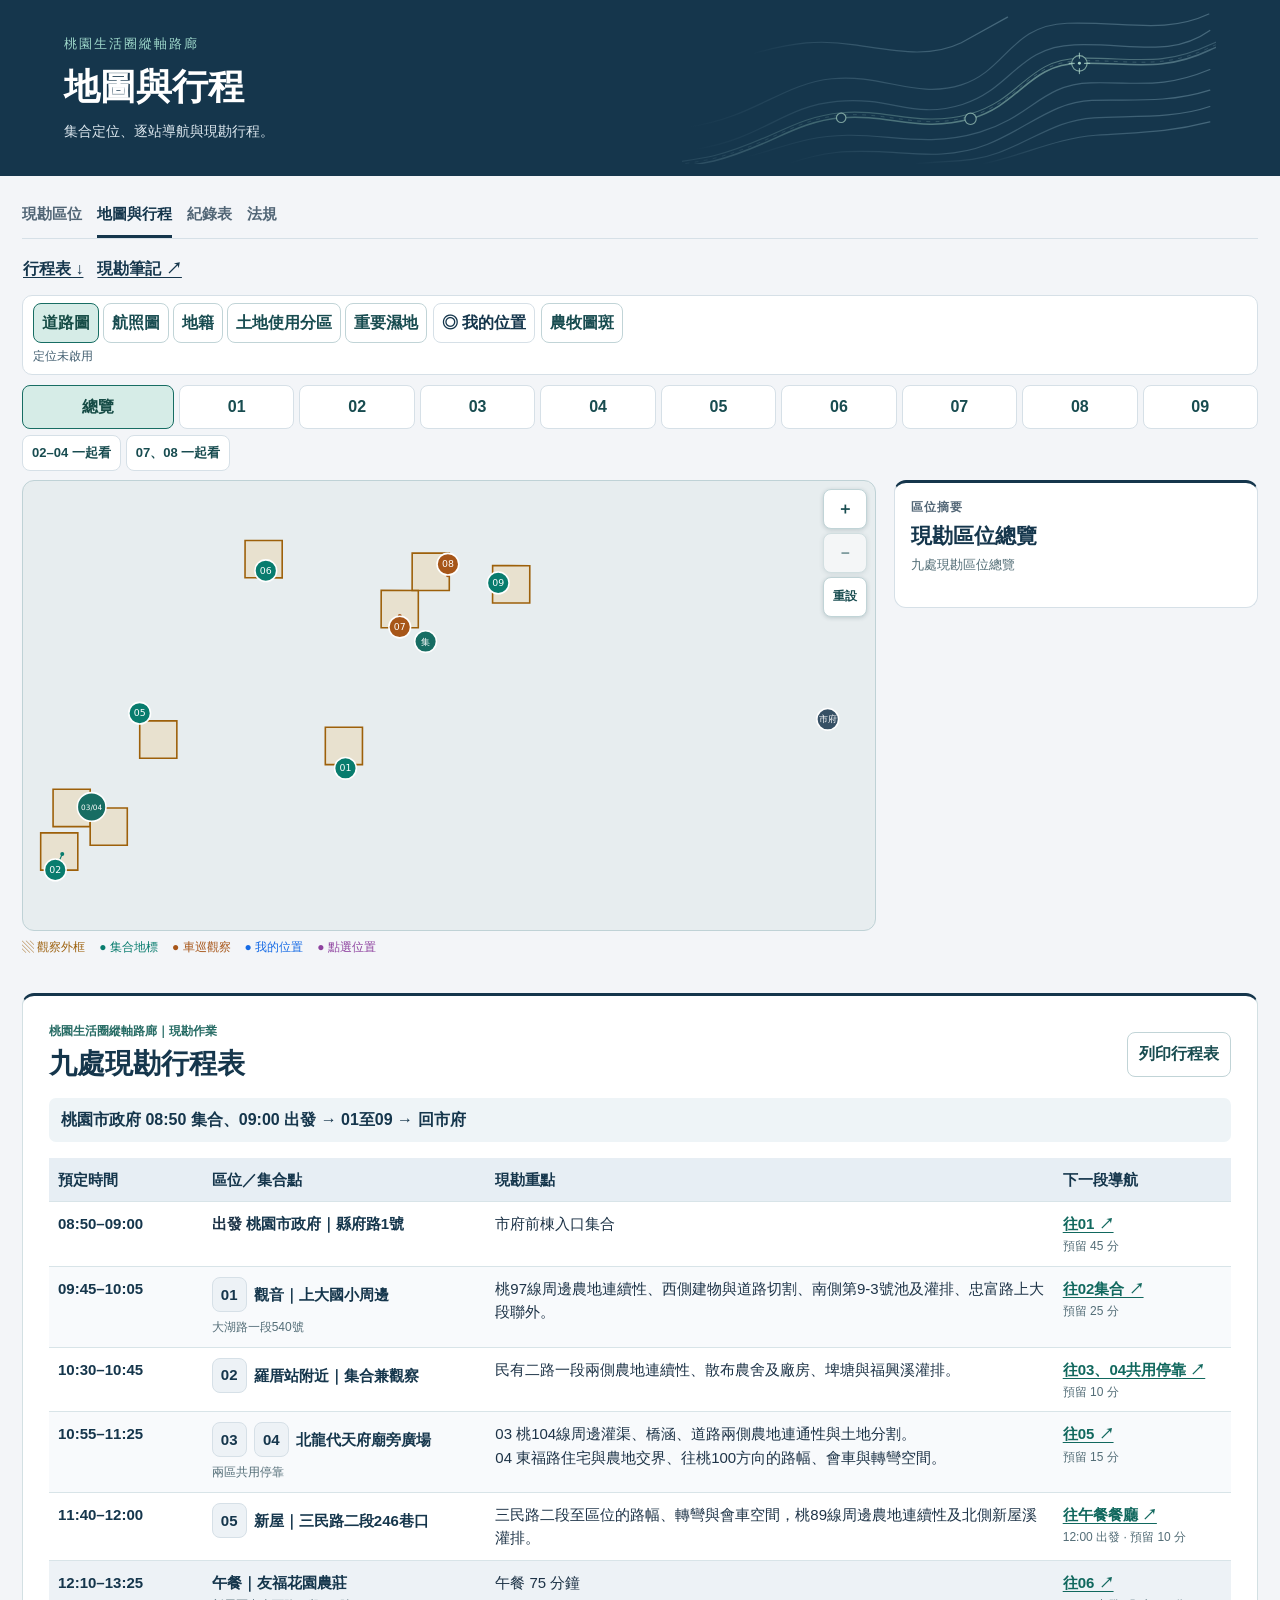
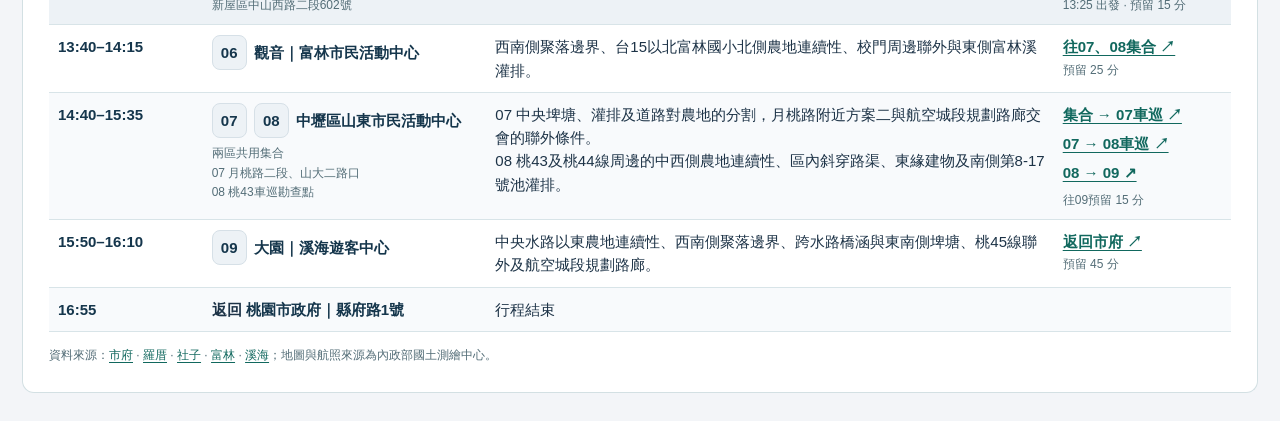
<file: public/taoyuan-corridor/field-visit.html>
<!doctype html><html lang="zh-Hant"><head><meta charset="utf-8"><meta name="viewport" content="width=device-width,initial-scale=1"><title>地圖與行程｜桃園生活圈縱軸路廊</title><style>
*{box-sizing:border-box}body{margin:0;background:#edf3f5;color:#153844;font:15px/1.55 system-ui,"Microsoft JhengHei",sans-serif}main{max-width:1040px;margin:auto;padding:18px 22px 28px}header{display:flex;justify-content:space-between;align-items:center;gap:10px}h1{font-size:clamp(23px,4vw,32px);line-height:1.2;margin:4px 0 6px}.eyebrow{color:#276c65;font-size:12px;font-weight:700}.intro{margin:0 0 12px;color:#4c6470}.actions,.sites,.legend,.card-links{display:flex;flex-wrap:wrap;gap:7px;align-items:center}.actions{margin:0 0 8px}.sites{margin-bottom:10px}.sites button{flex:1;min-width:38px}.sites #overview{flex:1.4;min-width:56px}button,a.action{background:white;border:1px solid #c1d4d7;border-radius:8px;padding:8px 11px;color:#184c50;font:inherit;font-weight:600;cursor:pointer;text-decoration:none;min-height:42px}button.primary,a.primary{background:#176d63;color:white;border-color:#176d63}button[aria-pressed=true]{background:#d6ece7;border-color:#176d63;color:#154b45}button.primary[aria-pressed=true]{background:#144d6a;color:white;border-color:#144d6a}a{color:#11685e;text-underline-offset:3px}#gps-status{font-size:13px;color:#435f71;margin:5px 0 8px;min-height:1.6em}.mapbox{border:1px solid #bfd2d6;border-radius:12px;overflow:hidden;background:#e7edef}#map{width:100%;display:block;aspect-ratio:1.9;touch-action:manipulation}#map.local{aspect-ratio:1.7;max-height:540px}.map-dot,.map-label{pointer-events:none}.region-path,.farm-path{vector-effect:non-scaling-stroke;pointer-events:none}.legend{gap:14px;font-size:12px;margin:7px 0 10px;color:#4c6470}.legend span{white-space:nowrap}.dot{display:inline-block;width:10px;height:10px;border-radius:50%;margin-right:4px}.legend .frame{color:#9e6311}.legend .site{color:#087c6e}.legend .gps{color:#166be5}.legend .check{color:#8e429f}.card{border:1px solid #d3e0e3;background:white;border-radius:12px;padding:13px 15px;margin:10px 0}h2{font-size:19px;margin:0 0 3px}.card p{margin:4px 0}.context{color:#526d76;font-size:13px}.result{display:grid;gap:5px;margin:8px 0}.result div{background:#eff6f6;padding:6px 9px;border-radius:6px}.card-links{margin-top:10px}footer,details{font-size:13px;color:#4c6470;margin-top:10px}details .actions{margin-top:8px}.hidden,[hidden]{display:none!important}@media(max-width:600px){main{padding:13px 11px 20px}.intro{font-size:13px}.sites{display:grid;grid-template-columns:repeat(5,minmax(0,1fr));gap:5px}.sites button{padding:5px;min-width:0;min-height:42px}#map{aspect-ratio:1.54}#map.local{aspect-ratio:1.10}.legend{gap:8px}.card{padding:11px}.map-label{font-weight:800}}

.mapbox{position:relative}.mapbox #map{touch-action:pan-y;user-select:none}.mapbox #map.pan-enabled{touch-action:none}.zoom-tools{position:absolute;z-index:2;right:8px;top:8px;display:grid;gap:4px}.zoom-tools button{min-width:44px;min-height:40px;padding:2px 6px;background:#fff;box-shadow:0 1px 4px #173a4433}.zoom-tools button:disabled{opacity:.55;cursor:default}.zoom-tools #zoom-reset{font-size:12px}#itinerary{margin-top:25px;background:white;border:1px solid #d3e0e3;border-radius:12px;padding:15px;scroll-margin-top:8px}.trip-head h2{font-size:24px}.trip-meta,#itinerary small{font-size:12px;color:#536d77}#itinerary .scroll{overflow:auto}#itinerary table{width:100%;border-collapse:collapse;font-size:14px}#itinerary th,#itinerary td{text-align:left;padding:7px 8px;border-bottom:1px solid #d8e4e8;vertical-align:top}#itinerary th{background:#e8f2f0}#itinerary td:first-child,#itinerary td.next{white-space:nowrap}#itinerary td small{display:block}#itinerary .rest{background:#f2f6f7}#itinerary .trip-select{padding:2px 6px;min-height:32px}#itinerary .print-tag{display:none}#itinerary tr[data-trip].selected td{background:#e4f3ee}#itinerary .note,#itinerary .trip-source{font-size:12px;color:#536d77}#itinerary .note{border-left:3px solid #22625f;padding-left:9px}
@page{size:A4 portrait;margin:11mm}@media print{body{background:white;font-size:9pt;line-height:1.35}main{margin:0;padding:0;max-width:none}#locator{display:none!important}#itinerary{margin:0;padding:0;border:0}#itinerary button{display:none}#itinerary .print-tag{display:inline}#itinerary .trip-head h2{font-size:19pt}#itinerary .trip-meta,#itinerary .note{font-size:8pt}#itinerary .trip-source{font-size:7.5pt}#itinerary table{font-size:9pt}#itinerary th,#itinerary td{padding:4px 5px}#itinerary tr{break-inside:avoid}#itinerary .scroll{overflow:visible}a{color:inherit}}
.base-switch{display:flex;gap:4px}.base-switch button{padding:7px 9px}:is(#review01,#review02,#review06,#review0708,#review09){border-top:1px solid #d3e0e3;margin-top:13px;padding-top:7px}:is(#review01,#review02,#review06,#review0708,#review09) h3{font-size:16px;margin:6px 0}:is(#review01,#review02,#review06,#review0708,#review09) .candidate{background:#f1f6f5;padding:8px 10px;border-radius:8px;margin:8px 0}:is(#review01,#review02,#review06,#review0708,#review09) ol{padding-left:22px;margin:5px 0}:is(#review01,#review02,#review06,#review0708,#review09) li{margin-bottom:5px}
@media screen{
body{margin:0;background:#f3f5f8;color:#1d3347;font-family:"Microsoft JhengHei",sans-serif;line-height:1.65}
.site-hero,.site-nav{font-size:16px}
.site-nav{display:flex;flex-wrap:wrap;gap:10px;margin:0 0 14px}
.site-nav a{border:1px solid #d4dfe6;background:white;color:#15364c;border-radius:7px;padding:10px 14px;font:inherit;cursor:pointer;text-decoration:none}
.site-nav a:hover{background:#e8eef3}.site-nav a:focus-visible{outline:2px solid #15364c;outline-offset:2px}
}
@media print{.site-hero{display:none}}

@media screen {
  #itinerary{padding:clamp(14px,2.6vw,26px)}
  #itinerary .trip-head h2{color:#15364c;font-size:clamp(22px,3vw,28px);margin:0}
  #itinerary .trip-head button{flex-shrink:0}
  #itinerary .trip-meta{display:flex;flex-wrap:wrap;gap:4px 18px;margin:12px 0 8px;font-size:13px}
  #itinerary .trip-route{margin:0 0 16px;padding:9px 12px;background:#eef4f7;border-radius:7px;color:#15364c}
  #itinerary .scroll{overflow:visible}
  #itinerary table{font-size:15px;line-height:1.55}
  #itinerary th,#itinerary td{padding:10px 9px}
  #itinerary th{background:#e7eef4;color:#15364c}
  #itinerary td:first-child{font-variant-numeric:tabular-nums;color:#15364c}
  #itinerary td:nth-child(2)>a{display:inline-block;font-weight:650}
  #itinerary .trip-select{min-width:35px;min-height:35px;margin:0 3px 4px 0;background:#edf5f3}
  #itinerary .trip-select:hover,#itinerary .next a:hover{background:#d6ece7}
  #itinerary td.next{white-space:normal}
  #itinerary .next a{display:inline-block;font-weight:650}
  #itinerary td small{margin-top:2px}
  #itinerary .rest{background:#edf2f6}
  #itinerary .trip-source{margin:14px 0 0}
}
@media screen and (min-width:761px){
  #itinerary table{table-layout:fixed}
  #itinerary th:nth-child(1){width:14%}
  #itinerary th:nth-child(2){width:24%}
  #itinerary th:nth-child(4){width:16%}
  #itinerary tbody tr:not(.rest):nth-child(even){background:#f8fafc}
}
@media screen and (max-width:760px){
  #itinerary .trip-head{align-items:flex-end}
  #itinerary .trip-head button{font-size:13px;padding-inline:8px}
  #itinerary .trip-route{font-size:13px}
  #itinerary table,#itinerary tbody{display:block;width:100%}
  #itinerary thead{display:block;position:absolute;width:1px;height:1px;padding:0;overflow:hidden;clip-path:inset(50%);white-space:nowrap}
  #itinerary tbody{display:grid;gap:10px}
  #itinerary tr{display:grid;grid-template-columns:minmax(0,1fr);padding:12px;border:1px solid #d4dfe6;border-radius:9px}
  #itinerary td{display:block;width:auto;border:0;padding:0}
  #itinerary td:first-child{font-size:13px;margin-bottom:4px}
  #itinerary tr:not(.rest) td:nth-child(2){font-size:16px;margin-bottom:6px}
  #itinerary td.next{display:flex;flex-wrap:wrap;align-items:center;gap:4px 9px;margin-top:8px}
  #itinerary td.next a{display:inline-flex;align-items:center;min-height:44px;border:1px solid #c1d4d7;border-radius:7px;padding:5px 10px;text-decoration:none}
  #itinerary td.next small{margin:0}
  #itinerary td.next:last-child:not(:has(a)){display:none}
  #itinerary .trip-select{min-width:44px;min-height:44px}
  #itinerary tr[data-trip].selected{background:#e4f3ee;border-color:#8dbeb1}
  #itinerary tr[data-trip].selected td{background:transparent}
}

@media screen{
.project-nav{display:flex;flex-wrap:wrap;gap:7px;margin:0 0 14px}
.project-nav a{display:inline-flex;align-items:center;min-height:44px;padding:8px 12px;background:#fff;border:1px solid #d4dfe6;border-radius:7px;color:#15364c;text-decoration:none;font-size:15px}
.project-nav a[aria-current=page]{background:#15364c;color:#fff;border-color:#15364c;font-weight:700}
.project-nav a:focus-visible{outline:2px solid #176d63;outline-offset:2px}
}
@media print{.project-nav{display:none!important}}

.field-shortcuts{display:flex;flex-wrap:wrap;gap:7px;margin:0 0 10px}
#map-pan{display:none}
@media (pointer:coarse){#map-pan{display:inline-block}}


.field-tools,.field-stations,.field-workbench,.field-map-pane{display:contents}
.field-summary-label{display:none}
.trip-place::before{content:" "}
@media screen{
[data-layout=handbook]{--ink:#15364c;--green:#176d63;--muted:#526676;--line:#d6e0e7}
[data-layout=handbook] .field-shortcuts{gap:12px;margin-bottom:9px}
[data-layout=handbook] .field-shortcuts a{display:inline-flex;align-items:center;border:0;padding:3px 1px;background:transparent;color:var(--ink);text-decoration:underline;min-height:34px}
[data-layout=handbook] .field-tools{display:block;background:#fff;border:1px solid var(--line);border-radius:10px;padding:7px 10px;margin-bottom:10px}
[data-layout=handbook] .field-tools .actions{gap:6px;margin:0}
[data-layout=handbook] .field-tools button{min-height:40px;padding:5px 8px}
[data-layout=handbook] #locate:not([aria-pressed=true]){background:#fff;color:var(--ink);border-color:var(--line)}
[data-layout=handbook] #gps-status{margin:4px 0 0;min-height:0;font-size:12px}
[data-layout=handbook] .field-stations{display:block}
[data-layout=handbook] .sites{gap:5px;margin-bottom:6px}
[data-layout=handbook] .sites button,[data-layout=handbook] .field-groups button{border-color:var(--line)}
[data-layout=handbook] .sites button[aria-pressed=true],[data-layout=handbook] .field-groups button[aria-pressed=true]{border-color:var(--green)}
[data-layout=handbook] .field-groups{display:flex;gap:5px;flex-wrap:wrap}
[data-layout=handbook] .field-groups button{min-height:36px;padding:4px 9px;font-size:13px}
[data-layout=handbook] .field-workbench{display:grid;gap:12px;align-items:start}
[data-layout=handbook] .field-map-pane{display:block;min-width:0}
[data-layout=handbook] .field-summary{margin:0;padding:15px 16px;border-color:var(--line);border-top:3px solid var(--ink)}
[data-layout=handbook] .field-summary-label{display:block;margin:0 0 3px;color:var(--muted);font-size:12px;font-weight:700;letter-spacing:1px}
[data-layout=handbook] .field-summary h2{font-size:21px;color:var(--ink);line-height:1.4}
[data-layout=handbook] .card-links{column-gap:12px}
[data-layout=handbook] #navigate{flex-basis:100%;width:100%;text-align:center}
[data-layout=handbook] #itinerary{border-top:3px solid var(--ink)}
[data-layout=handbook] #itinerary .trip-select{color:var(--ink);background:#edf2f6;border-color:var(--line);font-variant-numeric:tabular-nums}
[data-layout=handbook] #itinerary .trip-place>a{font-weight:700}
}
@media screen and (min-width:900px){
[data-layout=handbook] .field-workbench{grid-template-columns:minmax(0,2.35fr) minmax(260px,1fr);gap:18px}
[data-layout=handbook] #map.local{aspect-ratio:1.7}
[data-layout=handbook] #itinerary th:nth-child(1){width:13%}
[data-layout=handbook] #itinerary th:nth-child(2){width:24%}
[data-layout=handbook] #itinerary th:nth-child(4){width:15%}
}
@media screen and (max-width:760px){
[data-layout=handbook] #itinerary tr[data-trip]{grid-template-columns:1fr auto;gap:5px 8px}
[data-layout=handbook] #itinerary tr[data-trip] td:first-child{align-self:center;grid-row:1;grid-column:1;margin:0}
[data-layout=handbook] #itinerary tr[data-trip] td:nth-child(2){display:contents}
[data-layout=handbook] #itinerary tr[data-trip] .trip-markers{grid-row:1;grid-column:2;display:flex;gap:5px}
[data-layout=handbook] #itinerary tr[data-trip] .trip-markers button{margin:0}
[data-layout=handbook] #itinerary tr[data-trip] .trip-place{grid-row:2;grid-column:1/-1;font-size:17px;color:var(--ink)}
[data-layout=handbook] #itinerary tr[data-trip] .trip-place::before{content:none}
[data-layout=handbook] #itinerary tr[data-trip] td:nth-child(3),[data-layout=handbook] #itinerary tr[data-trip] td.next{grid-column:1/-1}
}

#itinerary .trip-stop-name{color:#15364c;font-weight:700}
#itinerary .trip-route{margin-top:10px}
#field-notes{margin-top:14px;padding-top:10px;border-top:1px solid #d6e0e7}
#field-notes h3{font-size:16px;margin:0 0 7px;color:#15364c}
#field-note-fields{display:grid;gap:8px}
#field-note-fields label{display:grid;gap:4px;color:#15364c;font-size:13px;font-weight:700}
#field-note-fields textarea{width:100%;min-height:84px;resize:vertical;border:1px solid #b9cdd6;border-radius:7px;padding:7px 9px;background:white;color:#15364c;font:400 16px/1.55 "Microsoft JhengHei",sans-serif}
#field-note-fields textarea:focus-visible{outline:2px solid #176d63;outline-offset:1px}
#field-note-status{color:#526676;font-size:12px}
#field-note-status:empty{display:none}

.base-switch{flex-wrap:wrap}
.land-zone-path{fill-opacity:.38;stroke-width:1;fill-rule:evenodd;vector-effect:non-scaling-stroke;pointer-events:none}
.land-section-image{pointer-events:none}
.land-panel h3{margin:12px 0 6px;font-size:15px}
.land-panel table{width:100%;border-collapse:collapse;font-size:13px}
.land-panel th,.land-panel td{text-align:left;border-bottom:1px solid #d6e0e7;padding:5px}
.land-panel th:not(:first-child),.land-panel td:not(:first-child){text-align:right;white-space:nowrap;font-variant-numeric:tabular-nums}
.land-panel details{margin:9px 0}
.land-panel summary{cursor:pointer;color:#15364c}
.zone-swatch{display:inline-block;width:10px;height:10px;border-radius:2px;margin-right:6px}

#wetland-panel[hidden],#wetland-legend[hidden]{display:none!important}
#wetland-panel table{width:100%;border-collapse:collapse;font-size:13px;line-height:1.55;margin:10px 0}
#wetland-panel th,#wetland-panel td{padding:9px 6px;text-align:left;vertical-align:top;border-bottom:1px solid #d6e0e7;overflow-wrap:anywhere}
#wetland-panel th{font-weight:600;color:#526676}
#wetland-panel h3{font-size:17px;line-height:1.5;margin:16px 0 8px}
#wetland-panel .wetland-select{border:0;background:transparent;color:#176d63;text-decoration:underline;padding:5px 6px;min-height:40px;min-width:40px;font:inherit}
#wetland-panel .wetland-attention{padding:9px 11px;background:#fff4e4;color:#7e4b18;font-size:13px;border-radius:6px}
#wetland-panel .wetland-source{margin-top:12px;padding-top:10px;border-top:1px solid #d6e0e7;font-size:13px}
#wetland-panel .wetland-source summary{cursor:pointer;color:#526676}
.wetland-path{pointer-events:none}

#review0708 .car-stop{margin:16px 0;padding-top:12px;border-top:1px solid #d6e0e7}
#review0708 .car-stop[hidden]{display:none!important}
#review0708 .car-stop h3{font-size:16px;line-height:1.5;margin:0 0 7px}
#review0708 .car-stop p{margin:0 0 10px}
#review0708 .car-stop-nav{display:inline-flex;align-items:center;min-height:44px;background:#edf5f3;border-color:#b9d5d0;color:#176d63;font-weight:600}
#itinerary .next .car-route-leg{display:block;margin:0 0 6px}
</style><link rel="stylesheet" href="assets/handbook.css?v=hero-1"></head><body class="handbook" data-layout="handbook"><header class="project-hero site-hero"><div class="project-label">桃園生活圈縱軸路廊</div><h1>地圖與行程</h1><p>集合定位、逐站導航與現勘行程。</p></header><main><div id="locator"><nav class="project-nav" aria-label="專案分頁"><a href="index.html">現勘區位</a><a href="field-visit.html" aria-current="page">地圖與行程</a><a href="records.html">紀錄表</a><a href="regulations.html">法規</a></nav><div class="field-shortcuts"><a class="action" href="#itinerary">行程表 ↓</a><a class="action" id="field-note-link" href="records.html">現勘筆記 ↗</a></div><div class="field-tools"><div class="actions"><div class="base-switch" role="group" aria-label="地圖圖別"><button type="button" id="road-base" aria-pressed="true">道路圖</button><button type="button" id="photo-base" aria-pressed="false">航照圖</button><button type="button" id="cadastral-base" aria-pressed="false">地籍</button><button type="button" id="zoning-base" aria-pressed="false">土地使用分區</button><button type="button" id="wetland-base" aria-pressed="false">重要濕地</button></div><button class="primary" id="locate">◎ 我的位置</button><button id="map-pan" type="button" aria-pressed="false">移動地圖</button><button id="farm" aria-pressed="false">農牧圖斑</button><button id="clear" hidden>清除點選</button></div><div id="gps-status" role="status">定位未啟用</div></div><div class="field-stations"><div class="sites" id="sites" aria-label="選擇現勘區位"><button id="overview" aria-pressed="true">總覽</button></div><p class="field-groups" style="margin:0 0 9px"><button id="group-view" type="button" aria-pressed="false">02–04 一起看</button> <button id="group-view-0708" type="button" aria-pressed="false">07、08 一起看</button></p></div><div class="field-workbench"><div class="field-map-pane"><div class="mapbox"><div class="zoom-tools" aria-label="縮放地圖"><button id="zoom-in" type="button" aria-label="放大地圖">＋</button><button id="zoom-out" type="button" aria-label="縮小地圖">－</button><button id="zoom-reset" type="button" aria-label="重設地圖縮放">重設</button></div><svg id="map" role="group" aria-label="現勘地圖，可點選位置" xmlns="http://www.w3.org/2000/svg"></svg></div><div class="legend"><span class="frame">▧ 觀察外框</span><span class="site">● 集合地標</span><span style="color:#a75619">● 車巡觀察</span><span class="gps">● 我的位置</span><span class="check">● 點選位置</span><span id="wetland-legend" style="color:#075da9" hidden>■ 國家級重要濕地</span></div></div><section id="field-summary" class="card field-summary" aria-live="polite"><p class="field-summary-label">區位摘要</p><h2 id="area-name">現勘區位總覽</h2><p id="area-context" class="context">九處現勘區位總覽</p><p id="area-note"></p><div id="result" class="result"></div><section id="review01" hidden><p>車巡觀察點位於上大國小周邊農路。<a href="https://www.stes.tyc.edu.tw/" target="_blank" rel="noopener">上大國小地址來源 ↗</a></p></section><section id="review02" hidden><p>02 於民有二路一段羅厝站附近集合。03、04 共用北龍代天府廟旁廣場。</p></section><section id="review06" hidden><p class="context">112年農牧用地約102.4公頃位於一般農業區，22.4公頃位於特定農業區。</p></section><section id="review0708" hidden><h3>07、08｜共用集合</h3><p><a href="https://maps.app.goo.gl/HUm72LbVRFJLGBvE8" target="_blank" rel="noopener">中壢區山東市民活動中心</a></p><section id="car-stop-07" class="car-stop"><h3>07 車巡｜月桃路二段、山大二路口</h3><p>中央埤塘、灌排及道路對農地的分割，月桃路附近方案二與航空城段規劃路廊交會的聯外條件。</p><a class="action car-stop-nav" id="car-nav-07" href="https://www.google.com/maps/dir/?api=1&amp;destination=25.023383%2C121.163987&amp;travelmode=driving&amp;dir_action=navigate" target="_blank" rel="noopener">導航至07車巡點 ↗</a></section><section id="car-stop-08" class="car-stop"><h3>08 車巡｜桃43車巡勘查點</h3><p>桃43及桃44線周邊的中西側農地連續性、區內斜穿路渠、東緣建物及南側第8-17號池灌排。</p><a class="action car-stop-nav" id="car-nav-08" href="https://www.google.com/maps/dir/?api=1&amp;destination=25.035215%2C121.179415&amp;travelmode=driving&amp;dir_action=navigate" target="_blank" rel="noopener">導航至08車巡點 ↗</a></section><p class="context">112年特定農業區農牧用地概估：07約118.9公頃，08約130.3公頃。</p></section><section id="review09" hidden><p class="context">112年特定農業區農牧用地約123.5公頃。</p></section><div class="card-links" id="card-links" hidden><a class="action primary" id="navigate" target="_blank" rel="noopener">Google 導航 ↗</a><a id="pin-link" target="_blank" rel="noopener">查看集合定位 ↗</a><a id="trip-link" href="#itinerary">看此站行程 ↓</a></div><section id="field-notes" hidden aria-labelledby="field-notes-title"><h3 id="field-notes-title">現勘筆記</h3><div id="field-note-fields"></div><p id="field-note-status" role="status"></p></section></section><section class="card field-summary land-panel" id="cadastral-panel" hidden aria-labelledby="cadastral-heading"><p class="field-summary-label">地籍圖別</p><h2 id="cadastral-heading">地段外圍圖</h2><p id="cadastral-state" role="status"></p><p>目前可查看地段界與地段名稱。逐筆宗地界、地號與筆數待取得地籍資料。</p><a href="https://data.gov.tw/dataset/17220" target="_blank" rel="noopener">國土測繪中心段籍圖 ↗</a></section><section class="card field-summary land-panel" id="wetland-panel" hidden aria-labelledby="wetland-heading"><p class="field-summary-label">濕地圖別</p><h2 id="wetland-heading">國家級重要濕地</h2><p id="wetland-scope" class="context"></p><p id="wetland-check" class="result" hidden></p><div id="wetland-stats" aria-live="polite"></div><p class="context">外框為現勘觀察範圍；候選農牧圖斑依112年資料。重疊面積為圖資套疊初篩。</p><details class="wetland-source"><summary>圖資來源</summary><p class="context">國家公園署｜重要濕地範圍1150109、保育利用計畫1150212。核對日2026-11-20。</p><a href="https://data.gov.tw/dataset/25659" target="_blank" rel="noopener">官方開放圖資 ↗</a></details></section><section class="card field-summary land-panel" id="zoning-panel" hidden aria-labelledby="zoning-heading"><p class="field-summary-label">土地使用圖別</p><h2 id="zoning-heading">土地使用分區</h2><p class="context">112年非都市土地圖資｜按觀察外框裁切</p><div id="zoning-stats" aria-live="polite"></div><p class="context">未覆蓋為這版圖資未分類的範圍。都市計畫分區尚未納入。</p><p class="context">內政部國土管理署開放資料 · <a href="https://data.gov.tw/dataset/169538" target="_blank" rel="noopener">使用分區</a> · <a href="https://data.gov.tw/dataset/169539" target="_blank" rel="noopener">使用地編定</a></p></section></div></div><section id="itinerary"><header class="trip-head"><div><div class="eyebrow">桃園生活圈縱軸路廊｜現勘作業</div><h2 id="trip-title">九處現勘行程表</h2></div><button type="button" onclick="window.print()">列印行程表</button></header><p class="trip-route"><strong>桃園市政府 08:50 集合、09:00 出發 → 01至09 → 回市府</strong></p><div class="scroll"><table role="table" aria-labelledby="trip-title"><thead role="rowgroup"><tr role="row"><th role="columnheader" scope="col">預定時間</th><th role="columnheader" scope="col">區位／集合點</th><th role="columnheader" scope="col">現勘重點</th><th role="columnheader" scope="col">下一段導航</th></tr></thead><tbody role="rowgroup"><tr role="row"><td role="cell"><strong>08:50–09:00</strong></td><td role="cell"><b class="tag">出發</b> <span class="trip-stop-name">桃園市政府｜縣府路1號</span></td><td role="cell">市府前棟入口集合</td><td role="cell" class="next"><a href="https://www.google.com/maps/dir/?api=1&amp;origin=24.99342%2C121.30103&amp;destination=24.9792%2C121.146608&amp;travelmode=driving&amp;dir_action=navigate" target="_blank" rel="noopener">往01 ↗</a><small>預留 45 分</small></td></tr><tr role="row" id="trip-01" data-trip="01"><td role="cell"><strong>09:45–10:05</strong></td><td role="cell"><span class="trip-markers"><button type="button" class="trip-select" data-jump="01" aria-label="在地圖查看01">01</button><b class="print-tag">01</b></span><span class="trip-place"><span class="trip-stop-name">觀音｜上大國小周邊</span><small>大湖路一段540號</small></span></td><td role="cell">桃97線周邊農地連續性、西側建物與道路切割、南側第9-3號池及灌排、忠富路上大段聯外。</td><td role="cell" class="next"><a href="https://www.google.com/maps/dir/?api=1&amp;origin=24.9792%2C121.146608&amp;destination=24.95434%2C121.05593&amp;travelmode=driving&amp;dir_action=navigate" target="_blank" rel="noopener">往02集合 ↗</a><small>預留 25 分</small></td></tr><tr role="row" id="trip-02" data-trip="02"><td role="cell"><strong>10:30–10:45</strong></td><td role="cell"><span class="trip-markers"><button type="button" class="trip-select" data-jump="02" aria-label="在地圖查看02">02</button><b class="print-tag">02</b></span><span class="trip-place"><span class="trip-stop-name">羅厝站附近｜集合兼觀察</span></span></td><td role="cell">民有二路一段兩側農地連續性、散布農舍及廠房、埤塘與福興溪灌排。</td><td role="cell" class="next"><a href="https://www.google.com/maps/dir/?api=1&amp;origin=24.95434%2C121.05593&amp;destination=24.9679777%2C121.0653379&amp;travelmode=driving&amp;dir_action=navigate" target="_blank" rel="noopener">往03、04共用停靠 ↗</a><small>預留 10 分</small></td></tr><tr role="row" id="trip-03" data-trip="03"><td role="cell"><strong>10:55–11:25</strong></td><td role="cell"><span class="trip-markers"><button type="button" class="trip-select" data-jump="03" aria-label="在地圖查看03">03</button> <button type="button" class="trip-select" data-jump="04" aria-label="在地圖查看04">04</button><b class="print-tag">03、04</b><span id="trip-04"></span></span><span class="trip-place"><span class="trip-stop-name">北龍代天府廟旁廣場</span><small>兩區共用停靠</small></span></td><td role="cell">03 桃104線周邊灌渠、橋涵、道路兩側農地連通性與土地分割。<br>04 東福路住宅與農地交界、往桃100方向的路幅、會車與轉彎空間。</td><td role="cell" class="next"><a href="https://www.google.com/maps/dir/?api=1&amp;origin=24.9679777%2C121.0653379&amp;destination=24.992854%2C121.080717&amp;travelmode=driving&amp;dir_action=navigate" target="_blank" rel="noopener">往05 ↗</a><small>預留 15 分</small></td></tr><tr role="row" id="trip-05" data-trip="05"><td role="cell"><strong>11:40–12:00</strong></td><td role="cell"><span class="trip-markers"><button type="button" class="trip-select" data-jump="05" aria-label="在地圖查看05">05</button><b class="print-tag">05</b></span><span class="trip-place"><span class="trip-stop-name">新屋｜三民路二段246巷口</span></span></td><td role="cell">三民路二段至區位的路幅、轉彎與會車空間，桃89線周邊農地連續性及北側新屋溪灌排。</td><td role="cell" class="next"><a href="https://www.google.com/maps/dir/?api=1&amp;origin=24.992854%2C121.080717&amp;destination=24.98242%2C121.06356&amp;travelmode=driving&amp;dir_action=navigate" target="_blank" rel="noopener">往午餐餐廳 ↗</a><small>12:00 出發 · 預留 10 分</small></td></tr><tr role="row" class="rest" id="trip-lunch"><td role="cell"><strong>12:10–13:25</strong></td><td role="cell"><span class="trip-place"><span class="trip-stop-name">午餐｜友福花園農莊</span><small>新屋區中山西路二段602號</small></span></td><td role="cell">午餐 75 分鐘</td><td role="cell" class="next"><a href="https://www.google.com/maps/dir/?api=1&amp;origin=24.98242%2C121.06356&amp;destination=25.03652%2C121.1211&amp;travelmode=driving&amp;dir_action=navigate" target="_blank" rel="noopener">往06 ↗</a><small>13:25 出發 · 預留 15 分</small></td></tr><tr role="row" id="trip-06" data-trip="06"><td role="cell"><strong>13:40–14:15</strong></td><td role="cell"><span class="trip-markers"><button type="button" class="trip-select" data-jump="06" aria-label="在地圖查看06">06</button><b class="print-tag">06</b></span><span class="trip-place"><span class="trip-stop-name">觀音｜富林市民活動中心</span></span></td><td role="cell">西南側聚落邊界、台15以北富林國小北側農地連續性、校門周邊聯外與東側富林溪灌排。</td><td role="cell" class="next"><a href="https://www.google.com/maps/dir/?api=1&amp;origin=25.03652%2C121.1211&amp;destination=25.0159863%2C121.1722655&amp;travelmode=driving&amp;dir_action=navigate" target="_blank" rel="noopener">往07、08集合 ↗</a><small>預留 25 分</small></td></tr><tr role="row" id="trip-07" data-trip="07"><td role="cell"><strong>14:40–15:35</strong></td><td role="cell"><span class="trip-markers"><button type="button" class="trip-select" data-jump="07" aria-label="在地圖查看07">07</button> <button type="button" class="trip-select" data-jump="08" aria-label="在地圖查看08">08</button><b class="print-tag">07、08</b><span id="trip-08"></span></span><span class="trip-place"><span class="trip-stop-name">中壢區山東市民活動中心</span><small>兩區共用集合</small><small>07 月桃路二段、山大二路口<br>08 桃43車巡勘查點</small></span></td><td role="cell">07 中央埤塘、灌排及道路對農地的分割，月桃路附近方案二與航空城段規劃路廊交會的聯外條件。<br>08 桃43及桃44線周邊的中西側農地連續性、區內斜穿路渠、東緣建物及南側第8-17號池灌排。</td><td role="cell" class="next"><a class="car-route-leg" href="https://www.google.com/maps/dir/?api=1&amp;destination=25.023383%2C121.163987&amp;travelmode=driving&amp;origin=25.0159863%2C121.1722655&amp;dir_action=navigate" target="_blank" rel="noopener">集合 → 07車巡 ↗</a><a class="car-route-leg" href="https://www.google.com/maps/dir/?api=1&amp;destination=25.035215%2C121.179415&amp;travelmode=driving&amp;origin=25.023383%2C121.163987&amp;dir_action=navigate" target="_blank" rel="noopener">07 → 08車巡 ↗</a><a class="car-route-leg" href="https://www.google.com/maps/dir/?api=1&amp;destination=25.032972%2C121.195515&amp;travelmode=driving&amp;origin=25.035215%2C121.179415&amp;dir_action=navigate" target="_blank" rel="noopener">08 → 09 ↗</a><small>往09預留 15 分</small></td></tr><tr role="row" id="trip-09" data-trip="09"><td role="cell"><strong>15:50–16:10</strong></td><td role="cell"><span class="trip-markers"><button type="button" class="trip-select" data-jump="09" aria-label="在地圖查看09">09</button><b class="print-tag">09</b></span><span class="trip-place"><span class="trip-stop-name">大園｜溪海遊客中心</span></span></td><td role="cell">中央水路以東農地連續性、西南側聚落邊界、跨水路橋涵與東南側埤塘、桃45線聯外及航空城段規劃路廊。</td><td role="cell" class="next"><a href="https://www.google.com/maps/dir/?api=1&amp;origin=25.032972%2C121.195515&amp;destination=24.99342%2C121.30103&amp;travelmode=driving&amp;dir_action=navigate" target="_blank" rel="noopener">返回市府 ↗</a><small>預留 45 分</small></td></tr><tr role="row"><td role="cell"><strong>16:55</strong></td><td role="cell"><b class="tag">返回</b> <span class="trip-stop-name">桃園市政府｜縣府路1號</span></td><td role="cell">行程結束</td><td role="cell" class="next"></td></tr></tbody></table></div><p class="trip-source">資料來源：<a href="https://www.tycg.gov.tw/cp.aspx?n=25" target="_blank" rel="noopener">市府</a> · <a href="https://ebus.tycg.gov.tw/cms/api/route/36422/stop-address.pdf" target="_blank" rel="noopener">羅厝</a> · <a href="https://ebus.tycg.gov.tw/cms/api/route/5031/stop-address.pdf" target="_blank" rel="noopener">社子</a> · <a href="https://cab.tycg.gov.tw/News_Content.aspx?n=7827&amp;s=1162340&amp;sms=12157" target="_blank" rel="noopener">富林</a> · <a href="https://travel.tycg.gov.tw/zh-tw/consume/detail/3239" target="_blank" rel="noopener">溪海</a>；地圖與航照來源為內政部國土測繪中心。</p></section></main><script src="assets/land-modes-112.js"></script><script src="assets/important-wetlands.js?v=20261120"></script><script>
const model={"overview":{"w":3180,"h":1362,"b":[13474485.163699988,2868929.19483927,13504868.89,2881939.765068714],"url":"assets/locator/overview-road.webp","photo":"assets/locator/overview-photo.webp"},"areas":[{"id":"01","name":"觀音｜桃97線周邊農地帶","place":"上大國小周邊","when":"09:45–10:05","note":"桃97線周邊農地連續性、西側建物與道路切割、南側第9-3號池及灌排、忠富路上大段聯外。","destination":"24.9792,121.146608","pin":[13485978.713892322,2873190.029178451],"frame":[[[[13486584.09,2873320.5],[13486585.57,2874651.07],[13485262.27,2874652.5],[13485260.91,2873321.94],[13486584.09,2873320.5]]]],"farm":[[[[13485340.16,2873389.34],[13485422.69,2873321.77],[13485287.05,2873322.07],[13485340.16,2873389.34]]],[[[13485286.61,2873339.19],[13485261.07,2873322.18],[13485261.1,2873359.45],[13485286.61,2873339.19]]],[[[13485289.32,2873342.58],[13485260.95,2873366.6],[13485273.79,2873439.42],[13485330.72,2873394.66],[13485289.32,2873342.58]]],[[[13485498.01,2873415.61],[13485426.78,2873325.22],[13485342.59,2873392.41],[13485413.81,2873482.77],[13485498.01,2873415.61]]],[[[13485261.01,2873419.31],[13485270.6,2873441.88],[13485261.08,2873418.42],[13485261.01,2873419.31]]],[[[13485275.0,2873447.61],[13485288.41,2873509.85],[13485261.31,2873523.54],[13485261.17,2873578.18],[13485290.85,2873597.72],[13485312.54,2873578.78],[13485305.72,2873559.13],[13485405.16,2873489.47],[13485335.15,2873400.27],[13485275.0,2873447.61]]],[[[13485284.33,2873505.76],[13485273.67,2873468.85],[13485271.92,2873450.12],[13485261.28,2873517.18],[13485284.33,2873505.76]]],[[[13485261.33,2873585.39],[13485261.23,2873585.96],[13485261.64,2873585.63],[13485261.33,2873585.39]]],[[[13485383.1,2873654.65],[13485471.94,2873573.84],[13485448.31,2873543.88],[13485425.03,2873559.66],[13485446.98,2873542.2],[13485407.02,2873491.75],[13485313.86,2873566.14],[13485383.1,2873654.65]]],[[[13485261.42,2873665.99],[13485287.4,2873710.48],[13485375.67,2873659.77],[13485315.49,2873582.53],[13485290.66,2873603.12],[13485261.18,2873589.97],[13485261.42,2873665.99]]],[[[13485280.82,2873714.57],[13485273.6,2873693.39],[13485261.47,2873678.11],[13485261.52,2873718.97],[13485280.82,2873714.57]]],[[[13485368.98,2873724.3],[13485386.09,2873721.43],[13485368.57,2873691.0],[13485356.35,2873696.29],[13485368.98,2873724.3]]],[[[13485315.56,2873725.69],[13485323.17,2873708.08],[13485323.35,2873707.15],[13485314.95,2873711.79],[13485315.56,2873725.69]]],[[[13485312.41,2873722.21],[13485291.32,2873720.99],[13485307.28,2873745.8],[13485312.41,2873722.21]]],[[[13485367.26,2873773.18],[13485313.25,2873754.93],[13485348.26,2873825.01],[13485421.99,2873776.8],[13485400.71,2873742.13],[13485367.26,2873773.18]]],[[[13485284.97,2873725.04],[13485261.54,2873728.5],[13485261.5,2873744.07],[13485284.97,2873725.04]]],[[[13485378.23,2873866.9],[13485409.17,2873815.81],[13485411.4,2873788.26],[13485348.87,2873825.93],[13485378.23,2873866.9]]],[[[13485261.65,2873895.45],[13485343.08,2873830.48],[13485289.2,2873731.61],[13485261.35,2873755.54],[13485261.65,2873895.45]]],[[[13485316.27,2873902.42],[13485373.04,2873871.94],[13485347.46,2873836.51],[13485261.9,2873904.75],[13485261.54,2873939.09],[13485316.27,2873902.42]]],[[[13485375.04,2873874.7],[13485261.54,2873941.67],[13485264.38,2874037.16],[13485409.09,2873921.88],[13485375.04,2873874.7]]],[[[13485313.33,2874100.31],[13485425.24,2874019.33],[13485419.27,2873922.95],[13485268.92,2874042.88],[13485313.33,2874100.31]]],[[[13485347.1,2874137.74],[13485385.79,2874090.54],[13485327.47,2874117.36],[13485347.1,2874137.74]]],[[[13485304.72,2874108.3],[13485282.83,2874079.24],[13485261.85,2874052.92],[13485261.93,2874149.35],[13485304.72,2874108.3]]],[[[13485417.29,2874126.43],[13485403.88,2874088.81],[13485355.94,2874147.52],[13485382.77,2874176.5],[13485417.29,2874126.43]]],[[[13485464.05,2874206.34],[13485388.4,2874171.31],[13485383.5,2874177.13],[13485429.51,2874226.34],[13485464.05,2874206.34]]],[[[13485319.93,2874126.4],[13485262.07,2874179.45],[13485262.05,2874245.05],[13485339.83,2874147.09],[13485319.93,2874126.4]]],[[[13485348.6,2874156.51],[13485262.35,2874265.54],[13485262.19,2874293.66],[13485293.2,2874287.72],[13485289.76,2874276.45],[13485320.56,2874237.29],[13485345.23,2874212.55],[13485382.98,2874265.21],[13485419.45,2874232.78],[13485348.6,2874156.51]]],[[[13485324.03,2874236.78],[13485341.77,2874260.88],[13485365.38,2874244.2],[13485345.05,2874215.75],[13485324.03,2874236.78]]],[[[13485412.44,2874297.37],[13485423.95,2874264.99],[13485414.06,2874250.03],[13485378.6,2874283.62],[13485412.44,2874297.37]]],[[[13485318.91,2874296.93],[13485337.13,2874311.7],[13485339.78,2874298.26],[13485318.91,2874296.93]]],[[[13485303.06,2874320.36],[13485301.86,2874296.99],[13485262.06,2874304.35],[13485303.06,2874320.36]]],[[[13485356.64,2874392.84],[13485482.43,2874311.44],[13485427.25,2874241.4],[13485415.0,2874249.37],[13485425.31,2874265.02],[13485413.15,2874298.78],[13485377.46,2874284.55],[13485340.89,2874298.06],[13485338.09,2874312.79],[13485309.12,2874322.65],[13485261.92,2874307.92],[13485262.14,2874351.58],[13485356.64,2874392.84]]],[[[13485267.28,2874458.24],[13485262.2,2874448.69],[13485262.23,2874477.1],[13485267.28,2874458.24]]],[[[13485262.26,2874377.66],[13485337.11,2874407.86],[13485366.85,2874403.48],[13485262.15,2874358.04],[13485262.26,2874377.66]]],[[[13485312.74,2874460.87],[13485270.09,2874450.41],[13485293.35,2874460.25],[13485286.94,2874476.52],[13485309.7,2874481.82],[13485314.25,2874464.67],[13485356.28,2874454.35],[13485352.06,2874439.24],[13485350.33,2874416.04],[13485265.09,2874386.38],[13485263.2,2874416.24],[13485283.13,2874404.0],[13485325.25,2874416.74],[13485312.74,2874460.87]]],[[[13485359.19,2874556.46],[13485488.52,2874453.26],[13485533.13,2874418.21],[13485375.97,2874405.33],[13485351.43,2874416.1],[13485358.05,2874455.39],[13485315.3,2874465.72],[13485310.62,2874483.3],[13485285.36,2874477.59],[13485291.99,2874460.92],[13485275.7,2874455.89],[13485265.62,2874488.66],[13485359.19,2874556.46]]],[[[13485262.37,2874634.35],[13485347.58,2874557.23],[13485263.41,2874496.01],[13485262.37,2874634.35]]],[[[13485430.85,2873321.92],[13485469.67,2873375.69],[13485537.67,2873321.65],[13485430.85,2873321.92]]],[[[13485662.61,2873321.69],[13485655.94,2873335.33],[13485653.31,2873342.75],[13485662.61,2873321.69]]],[[[13485595.62,2873357.03],[13485567.93,2873322.01],[13485541.45,2873321.64],[13485471.21,2873377.64],[13485549.47,2873476.73],[13485595.62,2873357.03]]],[[[13485611.54,2873409.16],[13485655.36,2873321.52],[13485626.79,2873324.74],[13485606.91,2873361.6],[13485626.67,2873376.41],[13485606.45,2873362.72],[13485557.62,2873481.99],[13485583.05,2873454.94],[13485581.98,2873482.34],[13485567.84,2873501.05],[13485556.13,2873486.31],[13485536.87,2873538.39],[13485595.61,2873489.06],[13485611.54,2873409.16]]],[[[13485650.96,2873393.5],[13485639.35,2873494.27],[13485652.25,2873482.42],[13485685.41,2873486.16],[13485716.69,2873432.68],[13485650.96,2873393.5]]],[[[13485556.49,2873484.84],[13485568.69,2873482.57],[13485563.85,2873477.01],[13485556.49,2873484.84]]],[[[13485481.71,2873568.52],[13485530.37,2873530.28],[13485548.36,2873479.45],[13485499.81,2873417.89],[13485415.5,2873484.9],[13485481.71,2873568.52]]],[[[13485684.59,2873487.25],[13485639.63,2873495.76],[13485626.99,2873487.8],[13485613.28,2873537.05],[13485656.03,2873556.21],[13485684.59,2873487.25]]],[[[13485456.57,2873603.82],[13485484.32,2873668.47],[13485539.35,2873618.74],[13485611.3,2873475.84],[13485621.87,2873396.1],[13485599.08,2873490.03],[13485456.57,2873603.82]]],[[[13485696.83,2873577.1],[13485612.28,2873538.91],[13485572.76,2873608.98],[13485647.93,2873657.22],[13485696.83,2873577.1]]],[[[13485569.02,2873615.49],[13485489.36,2873695.35],[13485588.0,2873758.87],[13485644.26,2873663.35],[13485569.02,2873615.49]]],[[[13485694.87,2873696.87],[13485664.0,2873722.1],[13485670.67,2873726.55],[13485648.77,2873762.31],[13485694.87,2873696.87]]],[[[13485662.57,2873722.17],[13485685.74,2873691.12],[13485654.3,2873670.58],[13485599.46,2873765.55],[13485667.27,2873809.13],[13485697.75,2873772.97],[13485646.5,2873763.65],[13485662.57,2873722.17]]],[[[13485453.52,2873606.62],[13485369.88,2873683.57],[13485423.17,2873768.04],[13485424.38,2873776.64],[13485415.7,2873786.82],[13485412.91,2873815.72],[13485380.1,2873869.58],[13485414.5,2873917.48],[13485435.31,2873772.08],[13485481.25,2873671.01],[13485453.52,2873606.62]]],[[[13485537.63,2873866.76],[13485587.02,2873760.97],[13485487.83,2873697.02],[13485449.45,2873858.44],[13485537.63,2873866.76]]],[[[13485550.22,2873869.05],[13485635.77,2873877.33],[13485630.69,2873842.03],[13485639.27,2873827.59],[13485665.57,2873810.71],[13485598.43,2873767.7],[13485550.22,2873869.05]]],[[[13485446.6,2874014.97],[13485535.33,2873871.58],[13485448.8,2873862.76],[13485446.6,2874014.97]]],[[[13485590.22,2874132.93],[13485640.77,2874034.99],[13485637.65,2874034.76],[13485623.82,2873988.24],[13485584.9,2873973.53],[13485568.52,2873961.35],[13485570.48,2873955.35],[13485550.02,2873942.52],[13485540.16,2873961.52],[13485549.74,2873940.83],[13485624.9,2873986.28],[13485643.01,2874033.26],[13485636.98,2874066.04],[13485667.2,2874104.16],[13485731.76,2874008.03],[13485635.83,2873886.46],[13485546.45,2873877.64],[13485520.51,2873957.3],[13485557.53,2873982.58],[13485594.9,2873980.67],[13485629.1,2874036.12],[13485592.31,2874122.56],[13485532.95,2874151.45],[13485590.22,2874132.93]]],[[[13485458.14,2874057.8],[13485422.41,2874070.22],[13485454.76,2874076.52],[13485458.14,2874057.8]]],[[[13485405.66,2874087.03],[13485426.99,2874121.84],[13485459.65,2874091.12],[13485421.45,2874071.17],[13485405.66,2874087.03]]],[[[13485534.47,2874152.76],[13485537.0,2874173.7],[13485665.49,2874106.05],[13485635.58,2874068.02],[13485589.94,2874134.74],[13485534.47,2874152.76]]],[[[13485462.12,2874106.63],[13485450.33,2874114.67],[13485474.69,2874201.22],[13485527.21,2874177.26],[13485525.32,2874154.44],[13485462.12,2874106.63]]],[[[13485473.67,2874201.68],[13485449.23,2874115.1],[13485417.83,2874127.56],[13485389.05,2874170.31],[13485473.67,2874201.68]]],[[[13485584.28,2874163.63],[13485570.15,2874203.6],[13485601.17,2874219.29],[13485620.8,2874203.44],[13485584.28,2874163.63]]],[[[13485574.62,2874240.85],[13485600.32,2874219.97],[13485565.89,2874202.65],[13485577.37,2874166.96],[13485518.94,2874194.23],[13485574.62,2874240.85]]],[[[13485517.95,2874194.69],[13485437.14,2874235.43],[13485492.84,2874305.82],[13485573.57,2874241.81],[13485517.95,2874194.69]]],[[[13485494.41,2874307.82],[13485563.02,2874394.51],[13485691.0,2874292.4],[13485620.8,2874203.44],[13485494.41,2874307.82]]],[[[13485672.06,2874410.04],[13485740.66,2874355.5],[13485695.3,2874297.99],[13485567.52,2874400.26],[13485672.06,2874410.04]]],[[[13485382.94,2874399.57],[13485545.81,2874408.12],[13485553.85,2874401.74],[13485486.89,2874317.03],[13485382.94,2874399.57]]],[[[13485567.89,2874419.46],[13485459.66,2874485.53],[13485579.05,2874532.85],[13485627.2,2874494.34],[13485567.89,2874419.46]]],[[[13485751.65,2874539.53],[13485650.08,2874412.32],[13485582.2,2874418.81],[13485706.25,2874575.4],[13485751.65,2874539.53]]],[[[13485454.44,2874489.68],[13485361.17,2874564.21],[13485435.31,2874585.16],[13485505.35,2874570.38],[13485550.69,2874527.66],[13485454.44,2874489.68]]],[[[13485595.55,2874542.21],[13485540.43,2874542.48],[13485578.57,2874574.71],[13485595.55,2874542.21]]],[[[13485596.78,2874541.33],[13485578.71,2874576.53],[13485543.65,2874546.75],[13485526.01,2874569.79],[13485559.85,2874585.01],[13485576.26,2874652.17],[13485609.59,2874651.98],[13485697.04,2874582.73],[13485628.58,2874496.09],[13485580.07,2874534.77],[13485596.78,2874541.33]]],[[[13485955.75,2873356.49],[13485978.04,2873321.18],[13485933.28,2873335.73],[13485955.75,2873356.49]]],[[[13485687.42,2873321.82],[13485712.7,2873326.9],[13485743.29,2873325.74],[13485687.42,2873321.82]]],[[[13485763.69,2873390.57],[13485801.51,2873415.77],[13485860.51,2873334.7],[13485848.97,2873326.41],[13485866.53,2873325.73],[13485741.28,2873321.43],[13485744.97,2873326.1],[13485717.98,2873338.37],[13485699.68,2873336.79],[13485743.05,2873368.75],[13485762.8,2873390.02],[13485783.3,2873362.19],[13485764.78,2873348.09],[13485784.33,2873326.57],[13485766.55,2873347.72],[13485784.7,2873362.01],[13485763.69,2873390.57]]],[[[13485866.81,2873324.57],[13485866.79,2873321.3],[13485862.21,2873321.3],[13485866.81,2873324.57]]],[[[13485880.72,2873321.59],[13485845.97,2873376.08],[13485915.16,2873420.62],[13485950.66,2873364.49],[13485901.08,2873321.26],[13485880.72,2873321.59]]],[[[13485684.7,2873328.57],[13485654.58,2873387.5],[13485768.09,2873462.25],[13485800.17,2873417.63],[13485737.59,2873375.75],[13485684.7,2873328.57]]],[[[13485854.7,2873515.77],[13485914.11,2873422.4],[13485844.63,2873377.91],[13485779.65,2873467.76],[13485854.7,2873515.77]]],[[[13485715.76,2873436.18],[13485762.55,2873468.9],[13485741.25,2873504.25],[13485763.96,2873468.04],[13485715.76,2873436.18]]],[[[13485916.47,2873423.95],[13485857.1,2873517.18],[13485934.28,2873566.44],[13485985.17,2873467.83],[13485916.47,2873423.95]]],[[[13485695.7,2873484.84],[13485657.0,2873556.64],[13485698.1,2873575.1],[13485738.92,2873508.07],[13485695.7,2873484.84]]],[[[13485791.65,2873615.26],[13485851.0,2873521.55],[13485775.48,2873473.57],[13485717.35,2873567.68],[13485791.65,2873615.26]]],[[[13485853.4,2873523.05],[13485793.97,2873616.75],[13485840.51,2873646.4],[13485846.98,2873632.32],[13485860.41,2873638.29],[13485868.87,2873621.82],[13485901.16,2873634.9],[13485930.76,2873572.62],[13485853.4,2873523.05]]],[[[13485716.21,2873569.58],[13485658.1,2873664.45],[13485732.4,2873708.49],[13485790.43,2873617.17],[13485716.21,2873569.58]]],[[[13485889.5,2873674.96],[13485903.36,2873636.97],[13485869.2,2873623.33],[13485860.79,2873639.81],[13485893.0,2873654.8],[13485889.5,2873674.96]]],[[[13485833.05,2873674.97],[13485847.54,2873633.88],[13485829.15,2873673.08],[13485833.05,2873674.97]]],[[[13485820.92,2873756.56],[13485824.48,2873769.98],[13485838.92,2873734.16],[13485813.94,2873719.68],[13485838.92,2873691.4],[13485826.13,2873674.25],[13485838.49,2873647.81],[13485792.73,2873618.7],[13485733.4,2873712.11],[13485820.04,2873755.63],[13485820.92,2873756.56]]],[[[13485842.41,2873733.5],[13485853.3,2873720.51],[13485874.73,2873699.81],[13485842.23,2873691.2],[13485817.54,2873719.24],[13485842.41,2873733.5]]],[[[13485901.57,2873673.06],[13485847.55,2873743.87],[13485829.75,2873791.68],[13485901.03,2873811.25],[13485906.68,2873764.34],[13485920.19,2873768.52],[13485921.56,2873759.87],[13485937.91,2873760.95],[13485940.18,2873775.69],[13485968.29,2873776.68],[13486011.93,2873741.92],[13485919.59,2873625.52],[13485901.57,2873673.06]]],[[[13485811.51,2873752.06],[13485813.98,2873763.32],[13485819.62,2873756.71],[13485811.51,2873752.06]]],[[[13485729.81,2873718.39],[13485692.89,2873783.24],[13485729.99,2873784.95],[13485804.84,2873821.75],[13485821.89,2873776.8],[13485729.81,2873718.39]]],[[[13485903.45,2873811.95],[13485934.9,2873803.08],[13485936.06,2873762.92],[13485922.24,2873771.02],[13485909.1,2873767.4],[13485903.45,2873811.95]]],[[[13485638.42,2873877.55],[13485784.21,2873876.57],[13485804.11,2873823.6],[13485691.51,2873785.0],[13485633.57,2873842.91],[13485638.42,2873877.55]]],[[[13485763.42,2873950.18],[13485954.12,2873930.54],[13485940.84,2873908.4],[13485941.89,2873873.0],[13485951.7,2873868.53],[13485966.37,2873868.09],[13485968.05,2873850.64],[13485826.36,2873800.56],[13485763.42,2873950.18]]],[[[13485646.21,2873887.95],[13485734.63,2873999.76],[13485781.73,2873881.64],[13485646.21,2873887.95]]],[[[13485789.0,2874066.94],[13485841.65,2874025.09],[13485941.39,2873945.45],[13485757.3,2873964.4],[13485742.7,2874008.72],[13485789.0,2874066.94]]],[[[13485793.63,2874072.49],[13485860.27,2874157.17],[13485968.57,2874071.28],[13485901.95,2873986.26],[13485793.63,2874072.49]]],[[[13485902.49,2874226.44],[13485779.12,2874069.79],[13485738.23,2874018.11],[13485673.93,2874112.67],[13485817.17,2874294.42],[13485902.49,2874226.44]]],[[[13485746.19,2874351.22],[13485815.32,2874296.0],[13485671.93,2874114.24],[13485595.04,2874159.03],[13485746.19,2874351.22]]],[[[13485905.35,2874229.96],[13485820.03,2874298.01],[13485910.81,2874413.23],[13485919.92,2874394.18],[13485965.38,2874352.71],[13485995.75,2874344.45],[13485905.35,2874229.96]]],[[[13485748.97,2874354.49],[13485839.88,2874469.42],[13485908.93,2874414.78],[13485818.15,2874299.51],[13485748.97,2874354.49]]],[[[13485972.39,2874430.57],[13485939.28,2874408.03],[13485921.95,2874395.09],[13485972.39,2874430.57]]],[[[13485652.51,2874411.54],[13485753.42,2874538.05],[13485834.18,2874473.91],[13485743.46,2874359.04],[13485670.84,2874416.77],[13485652.51,2874411.54]]],[[[13486000.23,2874350.03],[13485979.76,2874366.32],[13485999.94,2874427.5],[13485957.97,2874443.81],[13485923.89,2874412.17],[13485758.08,2874543.81],[13485826.91,2874630.06],[13486070.26,2874436.86],[13486000.23,2874350.03]]],[[[13485756.19,2874545.26],[13485710.88,2874581.17],[13485766.53,2874651.58],[13485825.05,2874631.6],[13485756.19,2874545.26]]],[[[13485826.39,2874633.34],[13485802.97,2874651.93],[13485841.17,2874651.89],[13485826.39,2874633.34]]],[[[13485751.62,2874651.83],[13485701.64,2874588.52],[13485621.48,2874651.93],[13485751.62,2874651.83]]],[[[13486282.39,2873324.24],[13486244.12,2873369.25],[13486268.14,2873393.16],[13486354.65,2873324.2],[13486277.22,2873320.85],[13486282.39,2873324.24]]],[[[13485999.36,2873396.94],[13485981.02,2873350.38],[13485981.44,2873321.18],[13485957.87,2873358.39],[13485999.36,2873396.94]]],[[[13486210.59,2873404.03],[13486266.62,2873394.27],[13486241.58,2873369.42],[13486279.36,2873324.54],[13486226.99,2873338.91],[13486191.15,2873384.53],[13486210.59,2873404.03]]],[[[13485960.67,2873373.76],[13485917.65,2873422.08],[13485986.24,2873465.61],[13486009.67,2873419.03],[13485976.26,2873448.27],[13485957.78,2873432.01],[13485991.88,2873402.81],[13485960.67,2873373.76]]],[[[13485992.7,2873403.64],[13485959.46,2873431.84],[13485976.06,2873446.76],[13486006.96,2873416.41],[13485992.7,2873403.64]]],[[[13486153.02,2873613.48],[13486228.18,2873595.68],[13486284.9,2873516.11],[13486424.21,2873413.3],[13486356.01,2873325.97],[13486148.88,2873490.73],[13486086.59,2873487.63],[13486153.02,2873613.48]]],[[[13486153.92,2873628.83],[13486079.64,2873497.4],[13486018.8,2873429.53],[13485981.09,2873507.45],[13486106.83,2873666.21],[13486153.92,2873628.83]]],[[[13486232.34,2873601.91],[13486180.78,2873632.17],[13486209.52,2873660.67],[13486235.56,2873645.58],[13486244.47,2873656.38],[13486250.38,2873668.23],[13486272.26,2873643.39],[13486250.83,2873669.26],[13486235.32,2873647.14],[13486210.44,2873661.59],[13486257.86,2873688.61],[13486289.89,2873644.28],[13486304.91,2873642.01],[13486323.31,2873626.24],[13486338.01,2873600.47],[13486337.66,2873581.36],[13486332.62,2873568.82],[13486320.19,2873551.84],[13486286.35,2873525.3],[13486333.58,2873573.63],[13486321.42,2873625.2],[13486287.51,2873642.26],[13486232.34,2873601.91]]],[[[13485979.94,2873509.76],[13485923.91,2873615.82],[13485945.87,2873643.52],[13485974.52,2873604.51],[13486013.72,2873618.12],[13485968.13,2873656.81],[13486052.48,2873777.45],[13486080.86,2873686.96],[13486104.89,2873667.77],[13485979.94,2873509.76]]],[[[13486258.88,2873689.15],[13486301.62,2873659.17],[13486289.71,2873646.68],[13486258.88,2873689.15]]],[[[13486159.16,2873633.67],[13486084.33,2873703.9],[13486078.08,2873771.59],[13486060.25,2873786.52],[13486091.14,2873825.63],[13486252.65,2873697.63],[13486159.16,2873633.67]]],[[[13486259.08,2873701.7],[13486194.69,2873752.84],[13486261.31,2873837.71],[13486347.2,2873769.61],[13486259.08,2873701.7]]],[[[13485954.13,2873844.39],[13486049.45,2873788.6],[13486016.48,2873747.13],[13485970.79,2873784.03],[13485938.98,2873782.82],[13485944.13,2873805.07],[13485926.03,2873819.39],[13485954.13,2873844.39]]],[[[13486084.77,2873833.34],[13486052.86,2873792.94],[13486028.08,2873812.77],[13486055.42,2873855.38],[13486084.77,2873833.34]]],[[[13486139.74,2873806.66],[13486186.13,2873860.42],[13486200.09,2873876.37],[13486205.52,2873886.67],[13486211.2,2873911.86],[13486227.05,2873865.28],[13486259.51,2873839.14],[13486192.83,2873754.21],[13486130.46,2873803.46],[13486139.74,2873806.66]]],[[[13486026.99,2873813.23],[13486017.68,2873821.64],[13486048.25,2873861.05],[13486054.53,2873856.07],[13486026.99,2873813.23]]],[[[13486108.24,2873889.59],[13486136.37,2873861.21],[13486111.93,2873837.51],[13486118.19,2873813.3],[13486094.34,2873832.19],[13486108.24,2873889.59]]],[[[13486159.59,2873839.78],[13486209.71,2873915.42],[13486199.39,2873877.36],[13486129.43,2873804.36],[13486113.41,2873837.21],[13486142.66,2873865.61],[13486159.59,2873839.78]]],[[[13485962.26,2873916.41],[13485997.6,2873919.54],[13486035.76,2873918.27],[13485968.48,2873903.48],[13485976.34,2873846.67],[13485967.29,2873869.26],[13485942.96,2873873.75],[13485941.95,2873907.95],[13485953.93,2873928.21],[13485962.26,2873916.41]]],[[[13486263.96,2873844.9],[13486207.98,2873931.79],[13486190.03,2873922.45],[13486125.97,2873954.73],[13486175.08,2874017.24],[13486193.28,2874005.6],[13486208.47,2874022.26],[13486194.07,2874041.34],[13486332.0,2873931.47],[13486263.96,2873844.9]]],[[[13486108.98,2873959.24],[13486085.92,2873838.01],[13486051.84,2873863.09],[13486040.49,2873917.39],[13486087.55,2873891.25],[13486039.98,2873920.89],[13485978.73,2873922.93],[13485965.01,2873949.8],[13485904.07,2873984.5],[13485970.74,2874069.6],[13486108.98,2873959.24]]],[[[13486193.08,2874007.1],[13486175.74,2874018.11],[13486190.83,2874037.29],[13486206.74,2874022.24],[13486193.08,2874007.1]]],[[[13486195.63,2874043.26],[13486264.96,2874130.8],[13486402.46,2874020.62],[13486333.58,2873933.33],[13486195.63,2874043.26]]],[[[13485933.82,2874248.98],[13486185.86,2874047.85],[13486118.55,2873962.19],[13485866.17,2874163.21],[13485933.82,2874248.98]]],[[[13486240.9,2874117.18],[13486232.89,2874156.51],[13486256.77,2874137.32],[13486240.9,2874117.18]]],[[[13486238.83,2874114.49],[13486187.43,2874049.84],[13485935.02,2874251.07],[13486003.75,2874337.99],[13486195.33,2874186.58],[13486178.4,2874165.09],[13486238.83,2874114.49]]],[[[13486237.92,2874189.74],[13486216.7,2874191.4],[13486279.08,2874270.37],[13486329.54,2874230.35],[13486260.89,2874143.27],[13486237.92,2874189.74]]],[[[13486106.75,2874407.67],[13486277.33,2874271.75],[13486213.95,2874191.68],[13486037.77,2874320.95],[13486106.75,2874407.67]]],[[[13486287.13,2874334.43],[13486265.93,2874334.86],[13486247.64,2874379.07],[13486288.0,2874406.43],[13486335.66,2874368.56],[13486287.13,2874334.43]],[[13486270.39,2874387.36],[13486293.76,2874365.98],[13486288.23,2874341.36],[13486308.75,2874358.88],[13486286.32,2874398.1],[13486270.39,2874387.36]]],[[[13486007.8,2874344.06],[13486077.72,2874431.09],[13486104.57,2874409.37],[13486035.68,2874322.61],[13486007.8,2874344.06]]],[[[13486079.26,2874432.85],[13486146.02,2874519.12],[13486286.98,2874407.24],[13486246.23,2874379.47],[13486265.12,2874333.93],[13486273.35,2874326.08],[13486346.54,2874359.82],[13486278.69,2874273.54],[13486079.26,2874432.85]]],[[[13486056.71,2874593.56],[13486139.97,2874526.13],[13486071.82,2874438.61],[13485828.31,2874631.82],[13485844.3,2874651.88],[13485956.77,2874651.59],[13485932.41,2874616.1],[13485978.52,2874574.64],[13486024.48,2874565.66],[13486056.71,2874593.56]]],[[[13485986.53,2874651.73],[13486054.51,2874601.63],[13486021.64,2874575.51],[13486005.48,2874572.74],[13485976.47,2874584.51],[13485942.42,2874616.02],[13485983.03,2874651.73],[13485974.29,2874605.18],[13486010.42,2874577.22],[13486029.69,2874609.79],[13485986.53,2874651.73]]],[[[13486179.75,2874651.52],[13486360.02,2874508.81],[13486290.73,2874420.81],[13486005.12,2874651.52],[13486179.75,2874651.52]]],[[[13486370.15,2874651.31],[13486432.67,2874601.52],[13486364.4,2874514.37],[13486192.22,2874651.31],[13486370.15,2874651.31]]],[[[13486563.08,2873353.33],[13486583.85,2873334.39],[13486583.88,2873320.68],[13486552.61,2873320.76],[13486563.08,2873353.33]]],[[[13486493.56,2873359.28],[13486530.6,2873349.05],[13486521.91,2873320.8],[13486481.27,2873320.62],[13486493.56,2873359.28]]],[[[13486430.14,2873408.63],[13486491.28,2873359.89],[13486478.96,2873320.62],[13486362.36,2873320.91],[13486430.14,2873408.63]]],[[[13486568.44,2873467.9],[13486532.56,2873356.17],[13486495.61,2873366.41],[13486531.23,2873478.93],[13486568.44,2873467.9]]],[[[13486497.82,2873503.02],[13486529.14,2873480.49],[13486493.23,2873367.23],[13486430.38,2873417.43],[13486497.82,2873503.02]]],[[[13486531.92,2873481.19],[13486566.69,2873596.17],[13486584.12,2873590.55],[13486568.98,2873470.07],[13486531.92,2873481.19]]],[[[13486428.56,2873418.93],[13486292.18,2873527.91],[13486321.31,2873551.29],[13486333.11,2873567.48],[13486338.73,2873581.17],[13486339.23,2873600.73],[13486324.55,2873626.53],[13486314.69,2873636.67],[13486305.53,2873643.05],[13486291.76,2873645.35],[13486303.6,2873657.61],[13486495.97,2873504.51],[13486428.56,2873418.93]]],[[[13486529.87,2873482.74],[13486436.09,2873557.62],[13486504.19,2873644.32],[13486564.36,2873596.78],[13486529.87,2873482.74]]],[[[13486568.93,2873602.88],[13486584.46,2873654.73],[13486584.22,2873597.95],[13486568.93,2873602.88]]],[[[13486502.47,2873645.77],[13486434.29,2873559.21],[13486266.13,2873692.8],[13486356.14,2873762.64],[13486502.47,2873645.77]]],[[[13486567.88,2873663.11],[13486576.3,2873720.73],[13486576.74,2873723.93],[13486584.46,2873658.41],[13486567.88,2873663.11]]],[[[13486427.62,2873797.6],[13486492.69,2873782.52],[13486574.52,2873722.08],[13486565.74,2873661.41],[13486582.65,2873656.89],[13486566.62,2873603.64],[13486362.54,2873766.55],[13486427.62,2873797.6]]],[[[13486584.39,2873730.35],[13486461.03,2873808.28],[13486467.39,2873823.91],[13486579.73,2873918.25],[13486584.39,2873730.35]]],[[[13486342.64,2873923.08],[13486462.09,2873828.81],[13486453.71,2873809.24],[13486353.08,2873774.01],[13486265.74,2873843.51],[13486342.64,2873923.08]]],[[[13486485.33,2873947.71],[13486494.75,2873895.1],[13486482.27,2873870.44],[13486495.16,2873850.11],[13486477.01,2873869.52],[13486490.49,2873901.53],[13486473.54,2873935.52],[13486485.33,2873947.71]]],[[[13486404.36,2874019.15],[13486480.68,2873952.98],[13486464.63,2873939.92],[13486483.08,2873898.61],[13486467.94,2873868.62],[13486484.4,2873850.97],[13486463.83,2873830.52],[13486335.46,2873931.79],[13486404.36,2874019.15]]],[[[13486572.88,2873915.34],[13486549.1,2873895.49],[13486563.65,2873937.92],[13486549.33,2873954.19],[13486527.11,2873948.44],[13486518.54,2873957.62],[13486556.57,2873960.88],[13486572.88,2873915.34]]],[[[13486559.99,2873968.82],[13486522.05,2873963.69],[13486576.35,2874032.61],[13486584.62,2873924.85],[13486559.99,2873968.82]]],[[[13486504.26,2873967.0],[13486509.94,2873963.27],[13486500.84,2873963.23],[13486504.26,2873967.0]]],[[[13486584.89,2874043.57],[13486584.88,2874028.8],[13486577.7,2874034.47],[13486584.89,2874043.57]]],[[[13486507.59,2873973.23],[13486485.95,2873958.0],[13486268.86,2874137.03],[13486337.33,2874224.08],[13486574.55,2874033.99],[13486520.13,2873964.99],[13486507.59,2873973.23]]],[[[13486448.01,2874278.76],[13486584.91,2874182.18],[13486575.95,2874035.86],[13486338.84,2874225.81],[13486406.46,2874311.75],[13486393.36,2874271.96],[13486407.67,2874261.62],[13486429.71,2874249.72],[13486448.01,2874278.76]]],[[[13486515.3,2874242.22],[13486584.97,2874272.51],[13486584.92,2874194.1],[13486570.34,2874202.69],[13486515.3,2874242.22]]],[[[13486394.83,2874272.43],[13486414.36,2874305.45],[13486404.43,2874269.64],[13486416.99,2874284.59],[13486433.54,2874271.32],[13486429.76,2874293.31],[13486447.05,2874279.57],[13486429.18,2874251.28],[13486394.83,2874272.43]]],[[[13486330.93,2874232.13],[13486280.49,2874272.1],[13486348.37,2874358.35],[13486398.47,2874318.03],[13486330.93,2874232.13]]],[[[13486584.89,2874284.23],[13486491.78,2874260.29],[13486298.61,2874414.64],[13486368.06,2874502.02],[13486584.82,2874329.39],[13486584.89,2874284.23]]],[[[13486585.06,2874338.17],[13486372.57,2874507.75],[13486440.84,2874595.12],[13486585.38,2874479.86],[13486585.06,2874338.17]]],[[[13486552.36,2874650.95],[13486585.54,2874623.16],[13486585.38,2874483.04],[13486442.31,2874597.06],[13486460.83,2874619.43],[13486483.78,2874602.1],[13486500.57,2874626.35],[13486487.55,2874651.18],[13486552.36,2874650.95]]],[[[13486584.51,2874651.07],[13486585.39,2874633.87],[13486564.08,2874650.9],[13486565.01,2874651.09],[13486584.51,2874651.07]]],[[[13486468.79,2874615.56],[13486478.65,2874641.78],[13486498.48,2874626.04],[13486483.78,2874603.69],[13486468.79,2874615.56]]],[[[13486425.6,2874651.25],[13486463.79,2874651.2],[13486467.01,2874645.11],[13486443.08,2874614.95],[13486445.89,2874626.21],[13486425.6,2874651.25]]],[[[13486469.34,2874648.05],[13486470.87,2874651.2],[13486471.7,2874651.04],[13486469.34,2874648.05]]],[[[13486373.97,2874651.3],[13486444.29,2874626.17],[13486434.17,2874603.43],[13486373.97,2874651.3]]]],"bounds":[13485080.907250548,2872990.029178451,13486765.569023741,2874832.5010969886],"center":[13485923.209100027,2873986.512352026],"edge":[13486585.569023741,2873986.512352026],"view":{"w":1276,"h":1275,"b":[13482877.239883374,2870940.5045894496,13488969.236390915,2877032.501096988],"url":"assets/locator/01-road.webp","photo":"assets/locator/01-photo.webp"},"observation":[13485429.02,2873925.66]},{"id":"02","name":"新屋｜桃106、桃107線周邊","place":"羅厝站附近｜民有二路一段・集合兼觀察","when":"10:30–10:45","note":"民有二路一段兩側農地連續性、散布農舍及廠房、埤塘與福興溪灌排。","destination":"24.95434,121.05593","pin":[13475884.49,2870137.36],"frame":[[[[13476438.02,2869559.19],[13476438.61,2870889.44],[13475115.64,2870889.97],[13475115.16,2869559.73],[13476438.02,2869559.19]]]],"farm":[[[[13475309.53,2869602.83],[13475335.64,2869559.65],[13475241.72,2869559.69],[13475254.33,2869567.87],[13475309.53,2869602.83]]],[[[13475115.31,2869726.78],[13475115.25,2869789.79],[13475126.46,2869788.89],[13475115.31,2869726.78]]],[[[13475238.66,2869559.69],[13475115.33,2869562.9],[13475115.21,2869675.96],[13475159.45,2869921.05],[13475317.82,2870022.02],[13475501.71,2869726.67],[13475238.66,2869559.69]]],[[[13475146.37,2869900.98],[13475126.58,2869789.82],[13475115.25,2869790.75],[13475115.53,2869903.27],[13475146.37,2869900.98]]],[[[13475160.02,2869924.2],[13475197.08,2870127.4],[13475209.71,2870195.04],[13475316.37,2870024.31],[13475160.02,2869924.2]]],[[[13475116.0,2869912.61],[13475115.37,2869913.2],[13475115.42,2869913.51],[13475116.0,2869912.61]]],[[[13475115.39,2870131.52],[13475172.45,2870041.76],[13475147.62,2869907.85],[13475115.3,2869928.59],[13475115.39,2870131.52]]],[[[13475517.78,2870134.67],[13475328.55,2870018.52],[13475270.22,2870112.27],[13475457.24,2870229.08],[13475517.78,2870134.67]]],[[[13475172.99,2870044.72],[13475115.37,2870135.44],[13475115.58,2870342.19],[13475202.51,2870204.1],[13475172.99,2870044.72]]],[[[13475450.9,2870233.73],[13475266.35,2870118.45],[13475214.09,2870216.51],[13475393.44,2870330.66],[13475436.75,2870262.45],[13475374.07,2870285.32],[13475375.64,2870248.66],[13475433.74,2870262.35],[13475450.9,2870233.73]]],[[[13475204.43,2870214.54],[13475116.47,2870354.04],[13475115.67,2870400.27],[13475220.03,2870401.32],[13475235.97,2870385.69],[13475204.43,2870214.54]]],[[[13475214.74,2870220.25],[13475266.46,2870408.11],[13475351.06,2870395.93],[13475392.37,2870332.57],[13475214.74,2870220.25]],[[13475317.91,2870328.47],[13475331.08,2870356.34],[13475303.2,2870363.47],[13475317.91,2870328.47]]],[[[13475238.27,2870401.83],[13475228.28,2870407.3],[13475236.23,2870407.38],[13475238.27,2870401.83]]],[[[13475243.78,2870422.18],[13475115.69,2870417.63],[13475115.51,2870458.49],[13475168.44,2870471.69],[13475243.78,2870422.18]]],[[[13475313.55,2870499.99],[13475436.76,2870452.95],[13475352.94,2870400.32],[13475270.16,2870412.24],[13475313.55,2870499.99]]],[[[13475220.71,2870466.44],[13475256.34,2870445.78],[13475265.57,2870476.85],[13475236.52,2870516.61],[13475293.26,2870505.02],[13475261.36,2870429.28],[13475159.88,2870479.79],[13475115.49,2870462.79],[13475115.75,2870535.75],[13475232.72,2870517.4],[13475263.7,2870473.71],[13475225.3,2870494.36],[13475220.71,2870466.44]]],[[[13475317.58,2870634.67],[13475331.64,2870609.65],[13475293.03,2870520.38],[13475224.28,2870534.44],[13475249.43,2870582.47],[13475317.58,2870634.67]]],[[[13475161.32,2870650.22],[13475314.46,2870662.83],[13475323.33,2870643.42],[13475249.57,2870588.06],[13475224.75,2870544.79],[13475115.8,2870568.15],[13475115.56,2870659.79],[13475161.32,2870650.22]]],[[[13475391.76,2870748.99],[13475332.63,2870627.57],[13475316.33,2870665.09],[13475281.51,2870666.61],[13475288.46,2870759.53],[13475367.11,2870761.05],[13475391.76,2870748.99]]],[[[13475115.63,2870861.38],[13475204.74,2870860.3],[13475186.69,2870670.51],[13475161.14,2870653.54],[13475115.56,2870662.94],[13475115.63,2870861.38]]],[[[13475189.51,2870669.82],[13475207.31,2870860.15],[13475303.34,2870861.34],[13475333.35,2870808.35],[13475249.21,2870800.11],[13475249.93,2870778.4],[13475286.33,2870761.97],[13475279.43,2870666.67],[13475189.51,2870669.82]]],[[[13475314.51,2870860.84],[13475373.4,2870863.88],[13475446.95,2870867.22],[13475399.53,2870759.83],[13475361.01,2870780.59],[13475314.51,2870860.84]]],[[[13475299.62,2870869.76],[13475239.72,2870865.26],[13475136.69,2870867.78],[13475155.82,2870889.96],[13475292.19,2870889.91],[13475299.62,2870869.76]]],[[[13475406.67,2869663.32],[13475470.24,2869559.84],[13475338.83,2869559.65],[13475311.72,2869604.23],[13475406.67,2869663.32]]],[[[13475604.57,2869559.79],[13475478.5,2869559.74],[13475414.85,2869663.93],[13475498.63,2869717.81],[13475604.57,2869559.79]]],[[[13475614.98,2869559.68],[13475510.58,2869725.63],[13475603.97,2869784.16],[13475743.78,2869559.73],[13475614.98,2869559.68]]],[[[13475481.51,2869972.22],[13475599.12,2869787.66],[13475504.56,2869728.46],[13475388.11,2869913.9],[13475481.51,2869972.22]]],[[[13475604.5,2869791.02],[13475487.25,2869975.81],[13475582.79,2870033.68],[13475697.68,2869849.42],[13475604.5,2869791.02]]],[[[13475700.45,2869851.16],[13475624.92,2869971.58],[13475695.97,2870016.68],[13475731.26,2869982.12],[13475723.26,2869957.96],[13475764.19,2869955.02],[13475792.44,2869910.25],[13475700.45,2869851.16]]],[[[13475623.76,2869973.49],[13475585.1,2870035.14],[13475653.64,2870078.24],[13475663.61,2870041.79],[13475694.05,2870018.04],[13475623.76,2869973.49]]],[[[13475329.85,2870016.44],[13475519.5,2870132.68],[13475577.88,2870040.16],[13475388.43,2869923.13],[13475329.85,2870016.44]]],[[[13475675.98,2870093.75],[13475580.67,2870041.86],[13475521.69,2870134.06],[13475615.52,2870192.99],[13475675.98,2870093.75]],[[13475600.16,2870084.11],[13475599.4,2870095.65],[13475598.09,2870085.55],[13475600.16,2870084.11]]],[[[13475545.71,2870197.35],[13475564.04,2870276.61],[13475614.07,2870195.3],[13475521.52,2870137.06],[13475461.17,2870231.53],[13475490.91,2870250.11],[13475533.37,2870205.97],[13475545.71,2870197.35]]],[[[13475849.36,2870158.55],[13475640.52,2870166.59],[13475569.26,2870280.08],[13475731.27,2870274.32],[13475849.36,2870158.55]]],[[[13475545.01,2870200.14],[13475513.7,2870232.29],[13475495.36,2870248.52],[13475546.35,2870214.97],[13475545.01,2870200.14]]],[[[13475573.5,2870393.99],[13475715.93,2870389.17],[13475861.52,2870384.23],[13475797.7,2870235.51],[13475573.5,2870393.99]]],[[[13475496.37,2870267.99],[13475457.69,2870237.97],[13475397.26,2870333.1],[13475489.78,2870392.12],[13475511.39,2870359.3],[13475494.96,2870353.07],[13475496.37,2870267.99]]],[[[13475468.3,2870438.2],[13475564.81,2870382.16],[13475728.55,2870276.11],[13475566.96,2870283.71],[13475551.44,2870354.27],[13475519.79,2870360.07],[13475468.3,2870438.2]]],[[[13475396.02,2870334.9],[13475355.99,2870397.05],[13475441.54,2870450.72],[13475488.53,2870394.03],[13475396.02,2870334.9]]],[[[13475492.78,2870443.87],[13475320.19,2870515.93],[13475331.29,2870542.27],[13475920.85,2870521.63],[13475864.57,2870391.23],[13475567.74,2870401.28],[13475585.66,2870403.69],[13475579.45,2870449.89],[13475526.04,2870497.27],[13475493.2,2870469.53],[13475492.78,2870443.87]]],[[[13475455.71,2870585.93],[13475481.31,2870596.84],[13475463.08,2870629.27],[13475788.28,2870618.28],[13475792.34,2870597.14],[13475854.32,2870590.87],[13475931.81,2870546.73],[13475921.77,2870523.78],[13475332.34,2870544.78],[13475369.1,2870632.73],[13475459.88,2870629.36],[13475436.99,2870607.18],[13475455.71,2870585.93]]],[[[13475371.91,2870639.39],[13475404.82,2870716.26],[13475536.51,2870710.74],[13475581.15,2870724.57],[13475602.62,2870632.34],[13475371.91,2870639.39]]],[[[13475588.13,2870726.74],[13475693.88,2870759.47],[13475724.48,2870627.85],[13475610.13,2870632.07],[13475588.13,2870726.74]]],[[[13475793.26,2870798.76],[13475535.01,2870718.68],[13475407.99,2870723.52],[13475461.62,2870846.58],[13475483.93,2870818.54],[13475762.03,2870889.73],[13475777.56,2870825.8],[13475793.26,2870798.76]]],[[[13475457.09,2870889.64],[13475307.08,2870876.86],[13475303.78,2870889.74],[13475457.09,2870889.64]]],[[[13475508.02,2870888.51],[13475477.81,2870887.07],[13475516.8,2870889.64],[13475508.02,2870888.51]]],[[[13475702.52,2869845.95],[13475845.27,2869617.18],[13475881.42,2869559.44],[13475752.64,2869559.63],[13475609.11,2869787.38],[13475702.52,2869845.95]]],[[[13475797.5,2869906.67],[13475997.46,2869588.31],[13476016.38,2869559.62],[13475884.49,2869559.43],[13475705.01,2869847.52],[13475797.5,2869906.67]]],[[[13475956.55,2869874.01],[13476062.2,2869707.07],[13476048.32,2869698.04],[13476026.32,2869728.23],[13476002.4,2869699.52],[13476027.79,2869673.32],[13476063.83,2869704.46],[13476154.89,2869559.32],[13476025.03,2869559.52],[13475863.53,2869815.13],[13475956.55,2869874.01]]],[[[13475862.55,2869816.68],[13475803.78,2869910.68],[13475902.95,2869960.12],[13475955.32,2869875.98],[13475862.55,2869816.68]],[[13475869.57,2869926.61],[13475845.62,2869927.43],[13475852.89,2869916.07],[13475869.57,2869926.61]]],[[[13475956.98,2869877.05],[13475905.49,2869960.76],[13475935.72,2869969.07],[13475994.21,2870008.41],[13475980.48,2869983.31],[13476004.73,2870000.51],[13476056.2,2869942.4],[13475956.98,2869877.05]]],[[[13475835.92,2869981.63],[13475880.05,2869965.83],[13475798.69,2869914.1],[13475766.83,2869964.15],[13475799.37,2869952.9],[13475836.42,2869961.51],[13475835.92,2869981.63]]],[[[13475880.97,2869972.94],[13475832.12,2870039.74],[13475963.31,2870034.25],[13475976.84,2870019.33],[13475942.61,2869978.01],[13475880.97,2869972.94]]],[[[13475721.21,2870003.8],[13475740.84,2870021.87],[13475755.56,2870000.17],[13475739.62,2869984.04],[13475721.21,2870003.8]]],[[[13475826.49,2869984.71],[13475815.29,2870021.82],[13475835.71,2870033.04],[13475864.76,2869987.86],[13475826.49,2869984.71]]],[[[13475746.34,2870058.73],[13475733.65,2870071.83],[13475747.62,2870084.13],[13475765.66,2870073.87],[13475746.34,2870058.73]]],[[[13475991.77,2870024.26],[13475875.08,2870150.18],[13476164.27,2870139.97],[13476003.77,2870046.71],[13475991.77,2870024.26]]],[[[13475855.94,2870150.98],[13475961.18,2870036.57],[13475834.23,2870042.04],[13475697.1,2870114.71],[13475685.22,2870095.68],[13475645.09,2870159.46],[13475855.94,2870150.98]]],[[[13475936.2,2870243.69],[13475914.32,2870250.58],[13475884.69,2870229.66],[13475911.19,2870156.63],[13475867.74,2870158.11],[13475803.88,2870228.76],[13475822.17,2870270.34],[13476197.17,2870256.81],[13476247.61,2870200.08],[13476174.66,2870147.12],[13475914.94,2870156.52],[13475912.49,2870180.66],[13475954.83,2870193.44],[13475936.2,2870243.69]]],[[[13476194.83,2870259.42],[13475866.23,2870271.4],[13475823.22,2870272.71],[13475870.41,2870383.87],[13475960.59,2870380.62],[13476091.11,2870375.4],[13476194.83,2870259.42]]],[[[13476084.61,2870382.66],[13475873.45,2870390.86],[13475940.16,2870543.77],[13476084.61,2870382.66]]],[[[13475865.65,2870593.1],[13475896.63,2870739.88],[13475997.09,2870696.72],[13475934.61,2870553.13],[13475865.65,2870593.1]]],[[[13475801.39,2870792.73],[13475830.46,2870666.51],[13475803.17,2870657.91],[13475792.9,2870625.28],[13475726.75,2870627.76],[13475696.33,2870760.23],[13475801.39,2870792.73]]],[[[13475894.19,2870740.94],[13475853.76,2870648.83],[13475812.25,2870776.76],[13475894.19,2870740.94]]],[[[13475923.35,2870804.77],[13475895.77,2870744.5],[13475809.21,2870795.14],[13475892.44,2870820.89],[13475923.35,2870804.77]]],[[[13475898.47,2870743.32],[13475925.88,2870803.46],[13475938.46,2870763.96],[13475962.55,2870744.1],[13475974.67,2870761.93],[13475933.61,2870782.75],[13475964.04,2870843.3],[13476079.47,2870878.64],[13475998.64,2870700.21],[13475898.47,2870743.32]]],[[[13475912.54,2870822.72],[13475859.88,2870818.17],[13475850.94,2870848.52],[13475898.18,2870839.92],[13475912.54,2870822.72]]],[[[13476083.25,2870889.59],[13475955.32,2870840.85],[13475923.93,2870889.51],[13475924.22,2870889.66],[13476083.25,2870889.59]]],[[[13475859.26,2870888.31],[13475846.09,2870867.19],[13475857.48,2870817.44],[13475794.65,2870799.21],[13475796.51,2870830.98],[13475780.76,2870832.3],[13475763.2,2870889.73],[13475859.26,2870888.31]]],[[[13475709.18,2870889.61],[13475484.38,2870821.37],[13475462.53,2870848.66],[13475475.25,2870881.33],[13475709.18,2870889.61]]],[[[13476437.24,2869603.16],[13476437.78,2869559.36],[13476306.14,2869559.52],[13476359.11,2869645.86],[13476437.24,2869603.16]]],[[[13476157.74,2869559.32],[13476065.84,2869705.73],[13476144.97,2869756.52],[13476182.5,2869678.11],[13476285.4,2869559.45],[13476157.74,2869559.32]]],[[[13476437.82,2869610.68],[13476363.35,2869651.81],[13476417.39,2869748.51],[13476438.1,2869737.01],[13476437.82,2869610.68]]],[[[13476300.08,2869564.86],[13476194.42,2869685.86],[13476159.35,2869758.75],[13476308.64,2869676.21],[13476289.99,2869638.17],[13476328.64,2869615.01],[13476300.08,2869564.86]]],[[[13476155.2,2869797.28],[13476172.81,2869782.84],[13476152.84,2869772.62],[13476120.82,2869840.16],[13476178.5,2869876.62],[13476408.87,2869750.42],[13476366.84,2869676.31],[13476337.77,2869710.95],[13476308.33,2869679.28],[13476157.38,2869762.85],[13476198.75,2869793.4],[13476184.72,2869820.68],[13476161.6,2869819.88],[13476155.2,2869797.28]]],[[[13476438.1,2869739.96],[13476418.62,2869750.7],[13476437.98,2869785.86],[13476438.12,2869785.13],[13476438.1,2869739.96]]],[[[13476057.3,2869940.08],[13476143.85,2869758.86],[13476064.23,2869708.32],[13475958.28,2869875.11],[13476057.3,2869940.08]]],[[[13476291.83,2869949.01],[13476438.16,2869867.66],[13476438.13,2869803.95],[13476412.35,2869756.62],[13476184.59,2869880.52],[13476291.83,2869949.01]]],[[[13476438.16,2869870.57],[13476294.49,2869950.69],[13476409.2,2870022.95],[13476437.99,2869990.56],[13476438.16,2869870.57]]],[[[13476404.16,2870028.56],[13476117.8,2869846.52],[13476069.19,2869947.81],[13476329.48,2870111.7],[13476404.16,2870028.56]]],[[[13476411.86,2870031.01],[13476438.24,2870047.65],[13476438.03,2870001.81],[13476430.28,2870010.46],[13476411.86,2870031.01]]],[[[13476010.23,2870041.0],[13476065.59,2870077.21],[13476089.02,2870074.37],[13476100.9,2870045.24],[13476053.58,2870041.68],[13476029.0,2870025.49],[13476010.23,2870041.0]]],[[[13476180.6,2870135.82],[13476254.71,2870195.4],[13476328.0,2870113.36],[13476068.17,2869949.86],[13476022.78,2870005.57],[13476064.91,2870038.59],[13476166.63,2870034.11],[13476215.78,2870057.29],[13476231.61,2870088.66],[13476223.03,2870119.28],[13476180.6,2870135.82]]],[[[13476412.27,2870033.74],[13476336.02,2870116.01],[13476438.3,2870180.41],[13476438.24,2870049.94],[13476412.27,2870033.74]]],[[[13476334.63,2870117.57],[13476260.26,2870200.75],[13476438.12,2870314.89],[13476438.3,2870183.09],[13476334.63,2870117.57]]],[[[13476256.09,2870205.4],[13476154.71,2870315.07],[13476236.93,2870391.01],[13476347.34,2870264.71],[13476256.09,2870205.4]]],[[[13476409.62,2870377.23],[13476438.39,2870403.59],[13476438.18,2870345.13],[13476432.57,2870351.43],[13476409.62,2870377.23]]],[[[13476187.59,2870417.22],[13476214.2,2870372.61],[13476152.84,2870317.16],[13475943.41,2870551.28],[13475992.26,2870663.17],[13476199.24,2870432.41],[13476187.59,2870417.22]]],[[[13476044.14,2870778.74],[13476438.14,2870333.74],[13476438.22,2870323.5],[13476349.27,2870265.94],[13476238.55,2870392.78],[13476229.62,2870426.99],[13476201.13,2870434.23],[13475993.52,2870666.07],[13476044.14,2870778.74]],[[13476177.69,2870615.66],[13476184.02,2870591.13],[13476193.52,2870602.3],[13476177.69,2870615.66]]],[[[13476438.44,2870514.49],[13476280.71,2870691.47],[13476106.23,2870889.58],[13476193.06,2870889.44],[13476280.71,2870858.72],[13476412.34,2870709.65],[13476378.35,2870676.64],[13476384.69,2870655.03],[13476399.2,2870648.66],[13476385.14,2870680.42],[13476414.14,2870707.61],[13476438.31,2870680.19],[13476438.44,2870514.49]]],[[[13476280.84,2870869.32],[13476438.39,2870830.55],[13476438.34,2870691.3],[13476280.84,2870869.32]]],[[[13476093.51,2870889.37],[13476438.44,2870510.66],[13476438.4,2870407.86],[13476407.55,2870379.56],[13476047.56,2870786.47],[13476093.51,2870889.37]]]],"bounds":[13474935.163699988,2869379.19483927,13476618.611678554,2871069.9744814076],"center":[13475776.858729428,2870224.5942829344],"edge":[13476438.611678554,2870224.5942829344],"view":{"w":1275,"h":1275,"b":[13472731.4978682,2867179.19483927,13478822.27751034,2873269.9744814076],"url":"assets/locator/02-road.webp","photo":"assets/locator/02-photo.webp"},"fieldGroup":true,"meeting":true},{"id":"03","name":"新屋｜桃104線周邊農地帶","place":"北龍代天府廟旁廣場｜03、04共用停靠","when":"10:55–11:25（兩區合計）","note":"桃104線周邊灌渠、橋涵、道路兩側農地連通性與土地分割。","destination":"24.9679777,121.0653379","pin":[13476931.767743606,2871811.9185584304],"frame":[[[[13476879.71,2871110.95],[13476880.34,2872441.32],[13475557.23,2872441.9],[13475556.72,2871111.53],[13476879.71,2871110.95]]]],"farm":[[[[13476059.08,2871113.72],[13476052.91,2871111.32],[13476052.22,2871111.47],[13476059.08,2871113.72]]],[[[13475578.01,2871111.52],[13475585.6,2871131.73],[13475653.34,2871111.63],[13475652.66,2871111.49],[13475578.01,2871111.52]]],[[[13475599.03,2871213.86],[13475556.86,2871116.35],[13475557.02,2871201.5],[13475599.03,2871213.86]]],[[[13475633.08,2871241.22],[13475988.54,2871136.02],[13476048.55,2871117.8],[13475680.38,2871111.48],[13475588.46,2871138.32],[13475633.08,2871241.22]]],[[[13475660.24,2871356.07],[13475602.71,2871222.31],[13475556.92,2871208.98],[13475556.8,2871324.6],[13475660.24,2871356.07]]],[[[13475746.85,2871342.48],[13475790.25,2871319.79],[13475742.67,2871333.88],[13475746.85,2871342.48]]],[[[13475674.68,2871433.99],[13475661.43,2871358.97],[13475556.8,2871327.18],[13475557.19,2871387.92],[13475674.68,2871433.99]]],[[[13475696.27,2871358.74],[13475717.04,2871360.96],[13475718.9,2871340.85],[13475681.44,2871351.81],[13475702.72,2871428.22],[13475696.27,2871358.74]]],[[[13475779.78,2871481.06],[13475779.88,2871413.74],[13475757.06,2871411.36],[13475750.63,2871466.29],[13475779.78,2871481.06]]],[[[13475748.34,2871465.14],[13475731.57,2871456.7],[13475699.53,2871440.55],[13475697.88,2871446.22],[13475748.34,2871465.14]]],[[[13475655.08,2871442.41],[13475557.02,2871409.48],[13475622.34,2871563.33],[13475670.55,2871508.92],[13475668.55,2871447.53],[13475647.68,2871464.81],[13475655.08,2871442.41]]],[[[13475570.14,2871471.52],[13475556.87,2871497.89],[13475558.2,2871583.08],[13475612.68,2871557.74],[13475570.14,2871471.52]]],[[[13475833.83,2871502.71],[13475682.87,2871452.97],[13475680.43,2871490.13],[13475729.54,2871608.89],[13475833.83,2871502.71]]],[[[13475625.45,2871571.0],[13475657.88,2871660.59],[13475705.69,2871607.36],[13475673.04,2871517.41],[13475625.45,2871571.0]]],[[[13475618.03,2871572.38],[13475557.16,2871588.21],[13475556.95,2871700.86],[13475649.84,2871657.71],[13475618.03,2871572.38]]],[[[13475653.64,2871698.69],[13475724.51,2871624.66],[13475709.35,2871611.01],[13475658.51,2871667.74],[13475653.64,2871698.69]]],[[[13475777.75,2871731.16],[13475852.06,2871664.42],[13475728.21,2871625.51],[13475653.08,2871709.42],[13475706.62,2871761.06],[13475777.75,2871731.16]]],[[[13475712.26,2871773.01],[13475651.33,2871713.89],[13475686.27,2871782.23],[13475712.26,2871773.01]]],[[[13475557.01,2871856.36],[13475631.45,2871805.61],[13475680.41,2871784.19],[13475645.86,2871719.01],[13475650.66,2871660.77],[13475556.95,2871704.39],[13475557.01,2871856.36]]],[[[13475775.31,2871970.01],[13475864.21,2871958.65],[13475835.74,2871789.25],[13475796.69,2871779.65],[13475776.38,2871750.1],[13475692.43,2871783.6],[13475775.31,2871970.01]]],[[[13475607.03,2871828.88],[13475593.77,2871899.92],[13475612.43,2871940.24],[13475587.15,2871958.32],[13475583.74,2872008.59],[13475695.43,2871985.84],[13475707.03,2871870.03],[13475728.4,2871869.83],[13475684.76,2871786.2],[13475607.03,2871828.88]]],[[[13475767.21,2871971.61],[13475729.55,2871872.95],[13475709.7,2871873.41],[13475698.15,2871985.3],[13475767.21,2871971.61]]],[[[13475576.2,2872010.49],[13475580.61,2871953.83],[13475557.25,2871948.67],[13475557.34,2872013.67],[13475576.2,2872010.49]]],[[[13475557.27,2871923.52],[13475586.28,2871899.47],[13475591.8,2871840.47],[13475557.07,2871860.79],[13475557.27,2871923.52]]],[[[13475829.06,2872097.09],[13475773.15,2871979.87],[13475697.85,2871994.47],[13475682.8,2872166.6],[13475829.06,2872097.09]]],[[[13475637.32,2872005.03],[13475631.32,2872029.66],[13475582.36,2872022.14],[13475566.19,2872218.72],[13475680.32,2872167.88],[13475695.24,2871995.0],[13475637.32,2872005.03]]],[[[13475557.4,2872221.19],[13475572.82,2872053.65],[13475575.3,2872024.12],[13475557.07,2872029.66],[13475557.4,2872221.19]]],[[[13475610.3,2872216.84],[13475584.33,2872220.3],[13475573.26,2872234.53],[13475610.3,2872216.84]]],[[[13475557.19,2872334.66],[13475625.64,2872316.88],[13475889.7,2872190.95],[13475835.94,2872109.39],[13475557.49,2872246.71],[13475557.19,2872334.66]]],[[[13475557.43,2872441.72],[13475710.41,2872426.46],[13475751.93,2872338.81],[13475947.15,2872244.76],[13475889.52,2872194.58],[13475627.22,2872319.22],[13475557.19,2872337.38],[13475557.43,2872441.72]]],[[[13475713.72,2872441.77],[13475752.37,2872389.31],[13475740.89,2872380.76],[13475713.72,2872441.77]]],[[[13475712.59,2872433.47],[13475679.94,2872441.72],[13475708.59,2872441.72],[13475712.59,2872433.47]]],[[[13475683.06,2871344.17],[13475957.49,2871263.03],[13476213.5,2871188.34],[13476179.61,2871111.45],[13476092.26,2871111.31],[13475633.91,2871243.11],[13475683.06,2871344.17]]],[[[13475790.77,2871434.94],[13476262.58,2871296.29],[13476218.03,2871194.59],[13475800.16,2871316.89],[13475790.77,2871434.94]]],[[[13476026.11,2871405.84],[13476038.63,2871372.72],[13476063.5,2871386.23],[13476065.44,2871410.14],[13476031.82,2871413.24],[13476050.77,2871478.16],[13476308.27,2871400.68],[13476263.56,2871298.53],[13475791.53,2871437.05],[13475788.56,2871478.91],[13475931.62,2871514.01],[13476047.71,2871479.08],[13476026.11,2871405.84]]],[[[13476354.39,2871510.85],[13476310.1,2871409.66],[13475946.87,2871517.73],[13476116.37,2871559.13],[13476258.09,2871513.92],[13476270.49,2871536.74],[13476354.39,2871510.85]]],[[[13476235.2,2871542.24],[13476251.98,2871521.33],[13476120.87,2871560.22],[13476244.77,2871589.27],[13476235.2,2871542.24]]],[[[13476280.46,2871562.45],[13476252.37,2871576.38],[13476261.51,2871593.04],[13476329.63,2871608.51],[13476353.49,2871514.88],[13476269.58,2871540.05],[13476280.46,2871562.45]]],[[[13475946.63,2871565.82],[13475966.77,2871614.23],[13476104.6,2871569.57],[13475962.75,2871537.0],[13475946.63,2871565.82]]],[[[13475739.26,2871612.74],[13475843.17,2871652.56],[13475889.33,2871638.85],[13475898.1,2871625.55],[13475868.57,2871599.03],[13475905.21,2871567.4],[13475925.31,2871585.63],[13475955.74,2871532.84],[13475836.61,2871503.4],[13475739.26,2871612.74]]],[[[13476204.74,2871592.85],[13476115.83,2871572.18],[13476164.38,2871620.02],[13476195.15,2871614.4],[13476204.74,2871592.85]]],[[[13475939.97,2871576.69],[13475897.48,2871639.87],[13475964.57,2871615.07],[13475939.97,2871576.69]]],[[[13476333.4,2871622.21],[13476208.4,2871593.7],[13476197.32,2871618.96],[13476261.47,2871679.24],[13476333.4,2871622.21]]],[[[13476156.86,2871688.54],[13476211.25,2871635.19],[13476193.05,2871619.11],[13476166.33,2871624.14],[13476156.86,2871688.54]]],[[[13476238.1,2871660.29],[13476246.34,2871666.44],[13476237.83,2871659.24],[13476238.1,2871660.29]]],[[[13475865.01,2871663.49],[13475918.94,2871749.97],[13476018.49,2871696.72],[13475971.16,2871626.14],[13475865.01,2871663.49]]],[[[13475913.48,2871754.48],[13475860.15,2871669.41],[13475773.23,2871745.75],[13475801.29,2871775.18],[13475849.89,2871786.96],[13475913.48,2871754.48]]],[[[13476037.95,2871856.68],[13476088.49,2871754.48],[13476110.24,2871764.5],[13476114.57,2871672.85],[13476081.59,2871665.36],[13476029.12,2871701.48],[13476037.95,2871856.68]]],[[[13476182.59,2871746.4],[13476158.96,2871739.85],[13476148.01,2871750.04],[13476166.58,2871793.94],[13476192.21,2871787.88],[13476182.59,2871746.4]]],[[[13475929.11,2871751.11],[13475961.2,2871950.67],[13476034.49,2871971.88],[13476028.08,2871702.2],[13475929.11,2871751.11]]],[[[13475866.83,2871958.13],[13475953.76,2871947.25],[13475924.04,2871759.52],[13475893.16,2871785.39],[13475838.87,2871790.01],[13475866.83,2871958.13]]],[[[13476109.02,2871771.51],[13476090.08,2871759.43],[13476038.46,2871859.29],[13476037.03,2871971.76],[13476171.29,2871949.0],[13476180.21,2871913.64],[13476150.95,2871817.02],[13476135.99,2871817.05],[13476102.63,2871789.75],[13476109.02,2871771.51]]],[[[13476010.17,2872005.71],[13476045.51,2871999.81],[13476106.89,2871968.16],[13476001.69,2871976.09],[13476010.17,2872005.71]]],[[[13476273.26,2871945.5],[13476214.33,2871959.59],[13476234.62,2872043.63],[13476302.03,2872010.15],[13476273.26,2871945.5]]],[[[13475836.07,2872094.99],[13476004.15,2872009.33],[13475996.3,2871976.76],[13475933.29,2871950.94],[13475780.19,2871977.76],[13475836.07,2872094.99]]],[[[13475893.42,2872189.07],[13476186.06,2872057.94],[13476162.84,2871986.33],[13476176.55,2871967.77],[13475957.14,2872050.51],[13476001.21,2872124.61],[13475980.9,2872117.32],[13475955.15,2872051.44],[13475840.16,2872108.41],[13475893.42,2872189.07]]],[[[13476148.81,2872167.0],[13476272.44,2872090.34],[13476334.21,2872076.92],[13476305.18,2872011.99],[13476189.93,2872069.08],[13475895.44,2872191.41],[13475956.41,2872243.22],[13476148.81,2872167.0]]],[[[13476098.37,2872280.46],[13476254.86,2872114.14],[13476166.08,2872168.64],[13475972.72,2872245.71],[13476098.37,2872280.46]]],[[[13476366.54,2872152.41],[13476380.07,2872137.23],[13476350.77,2872104.4],[13476280.98,2872109.43],[13476154.43,2872254.46],[13476173.94,2872300.12],[13476341.51,2872223.12],[13476287.03,2872187.79],[13476291.89,2872161.38],[13476362.2,2872170.13],[13476366.54,2872152.41]],[[13476176.83,2872260.65],[13476164.0,2872257.74],[13476160.92,2872250.09],[13476167.66,2872245.73],[13476176.83,2872260.65]],[[13476224.01,2872202.88],[13476213.32,2872204.2],[13476219.05,2872195.74],[13476224.01,2872202.88]]],[[[13476110.6,2872296.77],[13476120.33,2872312.45],[13476152.15,2872289.7],[13476171.95,2872301.09],[13476152.75,2872256.28],[13476110.6,2872296.77]]],[[[13476021.96,2872315.69],[13476091.55,2872283.96],[13475954.5,2872248.53],[13475773.48,2872346.32],[13475785.42,2872359.49],[13475846.74,2872313.41],[13476021.96,2872315.69]]],[[[13476022.49,2872404.75],[13476082.4,2872334.9],[13476069.25,2872308.47],[13476009.04,2872335.02],[13475831.5,2872329.92],[13475728.36,2872441.62],[13476063.58,2872441.53],[13476034.28,2872438.18],[13476022.49,2872404.75]]],[[[13476211.65,2872441.47],[13476141.14,2872361.29],[13476132.02,2872345.61],[13476112.11,2872392.39],[13476145.6,2872423.64],[13476129.98,2872441.53],[13476211.65,2872441.47]]],[[[13476364.87,2871151.0],[13476430.83,2871229.8],[13476382.39,2871243.46],[13476387.18,2871259.62],[13476509.24,2871223.61],[13476477.72,2871117.91],[13476364.87,2871151.0]]],[[[13476388.97,2871201.81],[13476361.94,2871151.87],[13476322.18,2871163.6],[13476371.67,2871233.59],[13476388.97,2871201.81]]],[[[13476321.35,2871167.62],[13476225.47,2871192.15],[13476270.2,2871294.01],[13476385.18,2871260.21],[13476321.35,2871167.62]]],[[[13476419.06,2871367.43],[13476564.74,2871325.55],[13476639.16,2871304.43],[13476580.37,2871225.8],[13476527.35,2871240.11],[13476509.79,2871225.61],[13476387.97,2871261.73],[13476419.06,2871367.43]]],[[[13476271.23,2871296.35],[13476316.21,2871398.42],[13476417.19,2871368.75],[13476385.75,2871262.39],[13476271.23,2871296.35]]],[[[13476644.0,2871310.9],[13476421.16,2871374.59],[13476444.44,2871460.4],[13476667.46,2871341.89],[13476644.0,2871310.9]]],[[[13476319.22,2871405.29],[13476362.1,2871505.04],[13476443.77,2871459.42],[13476419.24,2871375.94],[13476319.22,2871405.29]]],[[[13476433.24,2871536.41],[13476510.33,2871603.16],[13476533.08,2871581.82],[13476515.12,2871566.7],[13476528.24,2871548.95],[13476515.4,2871535.39],[13476494.7,2871557.55],[13476450.21,2871520.31],[13476433.24,2871536.41]]],[[[13476464.06,2871594.37],[13476443.91,2871578.79],[13476457.71,2871563.07],[13476424.79,2871530.4],[13476413.94,2871490.6],[13476364.9,2871517.58],[13476349.24,2871613.21],[13476452.63,2871637.66],[13476464.06,2871594.37]]],[[[13476332.44,2871751.08],[13476457.04,2871651.55],[13476336.3,2871622.87],[13476255.07,2871686.27],[13476243.11,2871740.81],[13476185.47,2871743.34],[13476195.09,2871787.19],[13476258.83,2871774.2],[13476252.12,2871758.28],[13476275.13,2871732.62],[13476303.93,2871727.26],[13476315.81,2871743.89],[13476324.53,2871739.28],[13476332.44,2871751.08]]],[[[13476599.61,2871711.21],[13476612.79,2871689.24],[13476465.74,2871653.65],[13476387.22,2871717.04],[13476442.14,2871794.45],[13476495.58,2871732.82],[13476599.61,2871711.21]]],[[[13476323.75,2871741.83],[13476322.08,2871755.77],[13476330.94,2871751.98],[13476323.75,2871741.83]]],[[[13476321.64,2871850.31],[13476165.02,2871815.68],[13476135.48,2871736.71],[13476153.12,2871631.13],[13476122.65,2871592.07],[13476086.45,2871587.88],[13475974.73,2871627.04],[13476020.91,2871695.4],[13476076.51,2871659.3],[13476117.02,2871671.0],[13476124.51,2871722.21],[13476106.43,2871789.95],[13476155.35,2871814.88],[13476185.44,2871914.52],[13476180.5,2871922.9],[13476177.59,2871937.3],[13476176.62,2871948.0],[13476179.11,2871930.89],[13476225.53,2871939.43],[13476450.53,2871876.1],[13476515.74,2871844.62],[13476514.02,2871841.46],[13476513.31,2871840.15],[13476516.03,2871835.82],[13476558.55,2871787.15],[13476606.22,2871744.07],[13476700.28,2871710.75],[13476633.84,2871694.42],[13476618.23,2871722.1],[13476563.87,2871735.4],[13476558.33,2871776.82],[13476509.78,2871815.04],[13476490.34,2871824.69],[13476487.72,2871821.59],[13476526.24,2871799.97],[13476499.28,2871753.97],[13476438.26,2871820.46],[13476321.64,2871850.31]],[[13476259.24,2871879.14],[13476230.76,2871885.64],[13476230.17,2871849.06],[13476254.27,2871851.69],[13476259.24,2871879.14]]],[[[13476514.02,2871841.46],[13476680.92,2871733.12],[13476607.37,2871745.7],[13476514.02,2871841.46]]],[[[13476397.87,2871739.49],[13476263.3,2871782.1],[13476174.4,2871800.02],[13476320.44,2871832.22],[13476440.67,2871795.31],[13476397.87,2871739.49]]],[[[13476582.5,2871819.39],[13476568.6,2871822.3],[13476576.6,2871829.92],[13476582.5,2871819.39]]],[[[13476459.75,2871957.46],[13476582.17,2871863.42],[13476568.31,2871824.7],[13476434.01,2871900.17],[13476459.75,2871957.46]]],[[[13476586.0,2871880.93],[13476467.11,2871969.65],[13476497.54,2872008.07],[13476655.18,2871969.51],[13476657.79,2871920.3],[13476623.59,2871882.21],[13476586.0,2871880.93]]],[[[13476445.77,2871979.53],[13476412.2,2871906.21],[13476391.29,2871912.39],[13476434.08,2872007.46],[13476445.77,2871979.53]]],[[[13476465.15,2871971.67],[13476442.62,2872021.45],[13476494.94,2872008.71],[13476465.15,2871971.67]]],[[[13476431.04,2872013.62],[13476386.33,2871914.19],[13476279.04,2871944.19],[13476352.75,2872086.07],[13476391.78,2872072.64],[13476431.04,2872013.62]]],[[[13476436.01,2872072.27],[13476460.51,2872020.33],[13476417.68,2872064.46],[13476436.01,2872072.27]]],[[[13476654.98,2871978.27],[13476518.24,2872005.69],[13476475.87,2872141.3],[13476495.89,2872158.76],[13476677.21,2872071.29],[13476663.52,2872048.38],[13476656.95,2872026.15],[13476652.9,2872001.17],[13476654.98,2871978.27]]],[[[13476411.65,2872095.75],[13476374.38,2872126.08],[13476383.39,2872135.53],[13476399.2,2872121.08],[13476411.65,2872095.75]]],[[[13476467.3,2872139.57],[13476446.02,2872152.43],[13476415.79,2872097.36],[13476399.06,2872126.1],[13476432.75,2872185.47],[13476494.68,2872162.66],[13476467.3,2872139.57]]],[[[13476367.78,2872158.34],[13476376.14,2872209.29],[13476429.13,2872186.44],[13476397.02,2872129.15],[13476367.78,2872158.34]]],[[[13476210.46,2872432.61],[13476489.2,2872293.36],[13476432.91,2872193.19],[13476362.4,2872242.02],[13476341.43,2872231.54],[13476161.7,2872314.61],[13476186.2,2872351.59],[13476161.06,2872376.72],[13476210.46,2872432.61]]],[[[13476452.2,2872383.55],[13476521.71,2872362.89],[13476489.35,2872295.51],[13476212.53,2872434.96],[13476362.08,2872441.38],[13476452.2,2872383.55]]],[[[13476368.99,2872441.37],[13476394.83,2872441.55],[13476437.34,2872411.71],[13476491.97,2872383.32],[13476368.99,2872441.37]]],[[[13476589.71,2872410.92],[13476558.86,2872411.11],[13476513.65,2872378.01],[13476398.63,2872441.55],[13476591.4,2872441.46],[13476589.71,2872410.92]]],[[[13476562.92,2871208.28],[13476541.55,2871224.78],[13476578.85,2871214.11],[13476573.23,2871206.52],[13476667.9,2871133.77],[13476732.15,2871111.16],[13476488.68,2871114.75],[13476522.4,2871226.47],[13476539.65,2871225.33],[13476516.32,2871200.26],[13476532.85,2871176.43],[13476562.92,2871208.28]]],[[[13476757.92,2871111.33],[13476773.15,2871111.0],[13476756.66,2871111.09],[13476757.92,2871111.33]]],[[[13476624.46,2871265.3],[13476879.53,2871131.78],[13476879.53,2871111.16],[13476680.65,2871138.05],[13476582.73,2871208.24],[13476624.46,2871265.3]]],[[[13476879.5,2871140.15],[13476634.78,2871268.26],[13476683.36,2871335.43],[13476738.96,2871312.88],[13476737.03,2871263.47],[13476778.33,2871248.82],[13476800.21,2871281.34],[13476879.58,2871240.45],[13476879.5,2871140.15]]],[[[13476879.56,2871253.42],[13476684.54,2871346.64],[13476747.93,2871447.48],[13476879.82,2871349.73],[13476879.56,2871253.42]]],[[[13476879.82,2871352.99],[13476749.31,2871449.7],[13476784.16,2871510.75],[13476709.04,2871566.11],[13476722.33,2871609.68],[13476879.5,2871490.7],[13476879.82,2871352.99]]],[[[13476586.44,2871670.47],[13476706.28,2871615.69],[13476686.04,2871554.0],[13476769.89,2871509.32],[13476733.12,2871446.44],[13476666.09,2871484.96],[13476661.48,2871510.62],[13476650.36,2871491.11],[13476535.75,2871559.4],[13476649.16,2871486.21],[13476628.75,2871452.58],[13476637.22,2871423.76],[13476654.32,2871427.78],[13476669.55,2871475.74],[13476731.27,2871443.49],[13476673.73,2871351.25],[13476445.12,2871473.63],[13476531.59,2871546.71],[13476521.22,2871563.42],[13476536.64,2871581.4],[13476515.05,2871604.05],[13476492.77,2871600.08],[13476463.73,2871640.53],[13476586.44,2871670.47]]],[[[13476879.74,2871500.92],[13476724.95,2871618.26],[13476879.79,2871591.88],[13476879.74,2871500.92]]],[[[13476729.26,2871637.67],[13476733.15,2871666.8],[13476816.87,2871619.87],[13476729.26,2871637.67]]],[[[13476661.35,2871650.09],[13476708.06,2871665.88],[13476731.47,2871666.98],[13476726.83,2871638.14],[13476661.35,2871650.09]]],[[[13476879.8,2871606.78],[13476737.7,2871670.08],[13476739.21,2871709.15],[13476879.96,2871640.63],[13476879.8,2871606.78]]],[[[13476659.89,2871652.22],[13476631.73,2871681.47],[13476700.68,2871698.58],[13476713.61,2871679.5],[13476659.89,2871652.22]]],[[[13476879.96,2871643.88],[13476848.66,2871670.64],[13476757.14,2871713.08],[13476879.85,2871740.65],[13476879.96,2871643.88]]],[[[13476723.9,2871703.58],[13476719.47,2871691.5],[13476716.17,2871684.74],[13476706.32,2871699.98],[13476723.9,2871703.58]]],[[[13476717.05,2871714.85],[13476634.36,2871772.77],[13476603.23,2871793.74],[13476675.88,2871762.03],[13476717.05,2871714.85]]],[[[13476753.28,2871785.74],[13476879.84,2871787.59],[13476879.68,2871754.13],[13476740.77,2871722.96],[13476753.28,2871785.74]]],[[[13476739.76,2871784.13],[13476721.46,2871715.92],[13476677.83,2871765.2],[13476592.47,2871805.58],[13476710.39,2871809.19],[13476739.76,2871784.13]]],[[[13476754.58,2871791.42],[13476795.03,2871810.61],[13476834.4,2871809.67],[13476799.05,2871805.55],[13476754.58,2871791.42]]],[[[13476873.42,2871802.47],[13476839.9,2871806.34],[13476839.86,2871808.73],[13476873.42,2871802.47]]],[[[13476692.64,2871835.65],[13476654.05,2871838.49],[13476658.69,2871850.62],[13476692.64,2871835.65]]],[[[13476643.22,2871858.22],[13476641.53,2871820.55],[13476588.62,2871819.59],[13476594.34,2871863.3],[13476643.22,2871858.22]]],[[[13476879.88,2871807.41],[13476793.88,2871816.19],[13476739.18,2871802.13],[13476715.8,2871830.92],[13476627.01,2871882.05],[13476660.9,2871919.92],[13476656.83,2871967.01],[13476880.07,2871875.58],[13476879.88,2871807.41]]],[[[13476677.38,2872066.79],[13476879.93,2871971.43],[13476880.07,2871878.8],[13476656.72,2871970.18],[13476677.38,2872066.79]]],[[[13476848.4,2872080.61],[13476825.21,2872015.29],[13476766.78,2872045.13],[13476848.4,2872080.61]]],[[[13476766.36,2872052.15],[13476436.65,2872192.38],[13476492.53,2872291.34],[13476513.12,2872270.91],[13476569.36,2872236.52],[13476742.13,2872150.82],[13476798.96,2872129.81],[13476846.17,2872085.77],[13476766.36,2872052.15]]],[[[13476653.47,2872247.59],[13476726.71,2872243.24],[13476751.07,2872271.77],[13476880.03,2872214.11],[13476879.9,2872113.34],[13476853.5,2872083.13],[13476798.1,2872133.09],[13476564.85,2872242.06],[13476493.83,2872293.62],[13476518.98,2872329.24],[13476656.37,2872340.9],[13476639.42,2872289.47],[13476662.22,2872284.63],[13476653.47,2872247.59]]],[[[13476880.03,2872222.55],[13476735.29,2872280.37],[13476730.06,2872339.21],[13476880.29,2872333.12],[13476880.03,2872222.55]]],[[[13476526.54,2872356.15],[13476531.27,2872374.37],[13476595.17,2872357.64],[13476843.17,2872357.17],[13476864.15,2872351.7],[13476880.3,2872353.13],[13476880.29,2872335.2],[13476526.54,2872356.15]]],[[[13476554.21,2872398.14],[13476639.46,2872375.88],[13476670.61,2872393.51],[13476646.21,2872403.01],[13476665.93,2872441.28],[13476851.41,2872441.23],[13476880.34,2872433.82],[13476880.3,2872357.32],[13476594.78,2872359.98],[13476532.6,2872377.41],[13476554.21,2872398.14]]],[[[13476880.34,2872437.02],[13476857.99,2872441.28],[13476879.28,2872441.32],[13476880.34,2872437.02]]]],"bounds":[13475376.717470888,2870930.9485674375,13477111.767743606,2872621.9016459626],"center":[13476218.499468504,2871776.4347301973],"edge":[13476880.339427667,2871776.4347301973],"view":{"w":1275,"h":1275,"b":[13473173.051910017,2868730.9485674375,13479264.00498854,2874821.9016459626],"url":"assets/locator/03-road.webp","photo":"assets/locator/03-photo.webp"},"fieldGroup":true,"sharedStop":true},{"id":"04","name":"新屋｜桃100線周邊農地帶","place":"北龍代天府廟旁廣場｜03、04共用停靠","when":"10:55–11:25（兩區合計）","note":"東福路住宅與農地交界、往桃100方向的路幅、會車與轉彎空間。","destination":"24.9679777,121.0653379","pin":[13476931.767743606,2871811.9185584304],"frame":[[[[13478202.32,2870445.11],[13478203.07,2871775.43],[13476880.02,2871776.12],[13476879.39,2870445.8],[13478202.32,2870445.11]]]],"farm":[[[[13476948.9,2870458.63],[13476879.54,2870464.42],[13476879.62,2870535.47],[13476948.9,2870458.63]]],[[[13477054.52,2870445.91],[13476961.33,2870456.39],[13476884.23,2870541.36],[13476946.94,2870598.11],[13477056.1,2870477.53],[13477054.52,2870445.91]]],[[[13477179.87,2870536.92],[13477158.89,2870539.23],[13477131.33,2870508.48],[13477049.85,2870495.89],[13476952.41,2870605.41],[13477045.4,2870691.45],[13477179.87,2870536.92]]],[[[13476945.67,2870611.7],[13476914.62,2870646.33],[13477007.56,2870732.42],[13477040.15,2870697.25],[13476945.67,2870611.7]]],[[[13477013.75,2870739.36],[13477093.29,2870810.29],[13477127.21,2870772.51],[13477045.94,2870702.25],[13477013.75,2870739.36]]],[[[13476879.68,2870668.86],[13476940.41,2870601.29],[13476879.61,2870547.16],[13476879.68,2870668.86]]],[[[13477011.16,2870742.35],[13476947.53,2870813.62],[13477028.6,2870887.39],[13477093.41,2870815.13],[13477011.16,2870742.35]]],[[[13476879.78,2870876.33],[13477004.59,2870735.76],[13476911.88,2870649.39],[13476879.51,2870686.46],[13476879.78,2870876.33]]],[[[13476879.68,2871052.06],[13477026.98,2870889.2],[13476945.82,2870815.52],[13476879.6,2870889.52],[13476879.68,2871052.06]]],[[[13477028.66,2870891.34],[13476879.68,2871056.11],[13476879.69,2871065.1],[13476947.81,2871057.37],[13476950.86,2871005.05],[13476973.91,2870976.74],[13477024.65,2870999.89],[13477110.15,2870965.72],[13477028.66,2870891.34]]],[[[13476884.83,2871073.37],[13476879.69,2871076.72],[13476879.85,2871077.58],[13476884.83,2871073.37]]],[[[13476961.0,2871004.04],[13477070.88,2871131.23],[13477176.37,2871129.32],[13477134.26,2871102.97],[13477176.43,2871054.89],[13477128.56,2871001.92],[13477079.58,2870991.8],[13477027.48,2871013.47],[13476982.3,2870986.35],[13476961.0,2871004.04]],[[13477058.65,2871047.09],[13477076.4,2871059.75],[13477059.95,2871083.0],[13477048.86,2871060.93],[13477058.65,2871047.09]]],[[[13477064.02,2871135.29],[13476958.13,2871012.54],[13476966.39,2871040.8],[13476950.69,2871065.93],[13476918.88,2871064.06],[13476885.82,2871092.06],[13476969.73,2871193.04],[13477064.02,2871135.29]]],[[[13476879.89,2871096.69],[13476879.72,2871130.52],[13476879.93,2871131.57],[13476900.21,2871120.99],[13476879.89,2871096.69]]],[[[13477069.64,2871195.41],[13477073.26,2871144.03],[13476977.72,2871201.99],[13477024.8,2871258.69],[13477038.62,2871214.48],[13477069.64,2871195.41]]],[[[13476879.98,2871240.24],[13476963.42,2871196.78],[13476905.0,2871126.73],[13476879.9,2871139.94],[13476879.98,2871240.24]]],[[[13477067.83,2871268.15],[13477025.94,2871260.06],[13477087.19,2871334.1],[13477170.75,2871262.1],[13477115.01,2871194.73],[13477112.9,2871212.16],[13477077.19,2871222.68],[13477067.83,2871268.15]]],[[[13476971.24,2871205.76],[13476879.96,2871253.21],[13476879.82,2871349.73],[13477010.26,2871253.18],[13476971.24,2871205.76]]],[[[13476880.04,2871490.27],[13477081.55,2871339.68],[13477011.69,2871254.92],[13476879.82,2871352.99],[13476880.04,2871490.27]]],[[[13476989.72,2871569.27],[13477066.4,2871529.06],[13477040.21,2871381.04],[13476939.97,2871455.29],[13476950.61,2871513.3],[13477039.19,2871497.53],[13477043.79,2871511.18],[13476963.12,2871537.83],[13476989.72,2871569.27]]],[[[13476879.94,2871590.54],[13476960.55,2871587.8],[13476937.05,2871458.03],[13476880.31,2871500.49],[13476879.94,2871590.54]]],[[[13477071.8,2871558.86],[13476962.26,2871578.85],[13476964.42,2871590.95],[13477084.72,2871630.82],[13477071.8,2871558.86]]],[[[13476902.81,2871624.04],[13476947.15,2871611.49],[13476964.32,2871605.11],[13476880.28,2871606.67],[13476879.96,2871640.63],[13476902.81,2871624.04]]],[[[13476913.6,2871748.76],[13476979.62,2871714.24],[13477126.53,2871680.83],[13477108.1,2871656.23],[13476965.55,2871608.07],[13476902.5,2871627.04],[13476879.96,2871643.88],[13476880.01,2871739.33],[13476913.6,2871748.76]]],[[[13477126.01,2871705.9],[13476943.04,2871755.67],[13477029.22,2871776.05],[13477172.42,2871775.79],[13477126.01,2871705.9]]],[[[13476910.74,2871762.09],[13476880.17,2871754.24],[13476880.19,2871775.89],[13476894.61,2871775.87],[13476910.74,2871762.09]]],[[[13476952.36,2871771.37],[13476955.83,2871776.09],[13476972.87,2871775.95],[13476952.36,2871771.37]]],[[[13477172.95,2870445.85],[13477170.36,2870472.81],[13477222.29,2870445.78],[13477172.95,2870445.85]]],[[[13477064.77,2870483.34],[13477128.44,2870496.64],[13477127.46,2870466.09],[13477150.08,2870465.03],[13477138.31,2870445.83],[13477061.02,2870445.92],[13477064.77,2870483.34]]],[[[13477217.48,2870465.51],[13477222.0,2870510.0],[13477416.65,2870705.22],[13477432.16,2870701.52],[13477487.31,2870618.13],[13477314.69,2870445.85],[13477217.48,2870465.51]],[[13477399.74,2870611.06],[13477387.25,2870621.74],[13477390.21,2870610.78],[13477399.74,2870611.06]]],[[[13477439.57,2870725.92],[13477416.0,2870708.41],[13477220.95,2870511.94],[13477181.45,2870551.67],[13477228.07,2870607.33],[13477194.52,2870627.87],[13477168.33,2870586.09],[13477192.96,2870570.91],[13477178.49,2870553.5],[13477143.65,2870592.41],[13477359.16,2870806.21],[13477401.09,2870786.18],[13477439.57,2870725.92]]],[[[13477351.94,2870810.15],[13477138.59,2870598.06],[13477051.31,2870696.56],[13477118.98,2870755.06],[13477150.79,2870725.17],[13477168.95,2870748.03],[13477158.04,2870768.63],[13477135.14,2870743.29],[13477121.47,2870757.22],[13477274.81,2870888.73],[13477351.94,2870810.15]]],[[[13477111.71,2870964.01],[13477216.0,2870849.26],[13477131.63,2870776.33],[13477030.05,2870889.78],[13477111.71,2870964.01]]],[[[13477280.94,2870892.84],[13477449.22,2871042.44],[13477549.9,2871004.52],[13477357.03,2870815.16],[13477280.94,2870892.84]]],[[[13477221.17,2870853.73],[13477117.81,2870968.39],[13477188.73,2871031.62],[13477245.05,2871004.93],[13477308.69,2870929.36],[13477221.17,2870853.73]]],[[[13477116.25,2870970.11],[13477098.9,2870989.36],[13477125.6,2870985.71],[13477168.71,2871037.87],[13477185.71,2871032.81],[13477116.25,2870970.11]]],[[[13477441.55,2871049.45],[13477310.87,2870931.24],[13477246.5,2871006.46],[13477335.5,2871086.91],[13477441.55,2871049.45]]],[[[13477286.86,2871106.5],[13477333.3,2871087.75],[13477292.07,2871049.42],[13477244.8,2871008.37],[13477224.72,2871020.64],[13477234.59,2871043.91],[13477291.67,2871049.88],[13477286.86,2871106.5]]],[[[13477198.15,2871098.04],[13477171.59,2871117.6],[13477179.93,2871129.71],[13477202.75,2871125.93],[13477198.15,2871098.04]]],[[[13477208.4,2871124.94],[13477284.0,2871107.35],[13477280.1,2871094.77],[13477201.37,2871099.98],[13477208.4,2871124.94]]],[[[13477305.37,2871145.85],[13477372.07,2871087.98],[13477289.88,2871118.66],[13477305.37,2871145.85]]],[[[13477239.01,2871154.93],[13477245.31,2871130.77],[13477221.96,2871134.43],[13477239.01,2871154.93]]],[[[13477299.39,2871151.01],[13477270.8,2871149.54],[13477246.48,2871163.86],[13477262.41,2871182.91],[13477299.39,2871151.01]]],[[[13477118.71,2871189.36],[13477172.95,2871260.08],[13477256.55,2871187.97],[13477213.46,2871135.86],[13477126.01,2871136.94],[13477118.71,2871189.36]],[[13477160.08,2871175.76],[13477171.7,2871159.05],[13477181.23,2871173.32],[13477160.08,2871175.76]]],[[[13477264.71,2871182.55],[13477366.05,2871302.47],[13477449.94,2871231.82],[13477348.31,2871109.73],[13477264.71,2871182.55]]],[[[13477359.69,2871307.16],[13477259.01,2871187.77],[13477175.98,2871259.84],[13477275.98,2871377.98],[13477359.69,2871307.16]]],[[[13477156.11,2871390.08],[13477272.24,2871378.66],[13477173.81,2871261.88],[13477090.93,2871334.01],[13477156.11,2871390.08]]],[[[13477413.45,2871545.97],[13477499.19,2871472.61],[13477364.45,2871312.79],[13477280.11,2871383.97],[13477413.45,2871545.97]]],[[[13477332.3,2871670.31],[13477396.43,2871633.15],[13477414.13,2871550.75],[13477282.29,2871390.47],[13477332.3,2871670.31]]],[[[13477219.46,2871721.55],[13477163.96,2871405.78],[13477090.73,2871342.64],[13477047.13,2871375.78],[13477092.45,2871633.54],[13477126.92,2871651.05],[13477144.94,2871691.47],[13477219.46,2871721.55]]],[[[13477166.3,2871405.31],[13477221.18,2871718.88],[13477229.13,2871717.64],[13477325.11,2871671.84],[13477274.57,2871386.06],[13477166.3,2871405.31]]],[[[13477141.04,2871704.71],[13477164.94,2871751.32],[13477204.16,2871732.94],[13477181.18,2871718.11],[13477141.04,2871704.71]]],[[[13477411.84,2871707.79],[13477381.38,2871658.08],[13477329.92,2871697.55],[13477174.65,2871755.41],[13477198.29,2871775.97],[13477333.26,2871775.9],[13477328.51,2871762.98],[13477411.84,2871707.79]]],[[[13477443.87,2871769.29],[13477427.43,2871766.81],[13477403.13,2871775.74],[13477443.87,2871769.29]]],[[[13477490.99,2870453.12],[13477560.71,2870524.07],[13477602.52,2870470.84],[13477577.27,2870445.49],[13477490.99,2870453.12]]],[[[13477604.53,2870468.28],[13477621.24,2870446.97],[13477581.99,2870445.49],[13477604.53,2870468.28]]],[[[13477634.63,2870445.66],[13477709.24,2870504.58],[13477839.28,2870488.12],[13477844.94,2870552.72],[13477953.81,2870543.34],[13477945.69,2870445.44],[13477869.15,2870445.44],[13477863.2,2870492.11],[13477885.93,2870487.92],[13477872.04,2870497.07],[13477754.01,2870445.36],[13477634.63,2870445.66]]],[[[13477324.68,2870445.76],[13477491.68,2870612.45],[13477559.17,2870526.04],[13477480.29,2870445.5],[13477324.68,2870445.76]]],[[[13477838.52,2870502.92],[13477711.01,2870506.34],[13477850.48,2870645.12],[13477843.4,2870560.91],[13477838.52,2870502.92]]],[[[13477943.02,2870750.02],[13477669.3,2870477.17],[13477622.31,2870456.89],[13477565.64,2870528.76],[13477748.65,2870711.52],[13477755.96,2870698.28],[13477805.49,2870703.39],[13477820.83,2870731.49],[13477804.73,2870766.01],[13477835.15,2870796.77],[13477943.02,2870750.02]]],[[[13477502.94,2870610.67],[13477680.55,2870785.98],[13477753.6,2870717.16],[13477564.02,2870530.81],[13477502.94,2870610.67]]],[[[13477677.67,2870794.47],[13477498.93,2870615.81],[13477437.22,2870694.82],[13477444.96,2870732.88],[13477665.69,2870951.98],[13477703.82,2870931.34],[13477654.17,2870819.69],[13477677.67,2870794.47]]],[[[13477690.83,2870782.17],[13477744.09,2870837.84],[13477832.89,2870797.79],[13477734.16,2870738.65],[13477690.83,2870782.17]]],[[[13477695.7,2870837.7],[13477658.51,2870822.21],[13477677.33,2870851.63],[13477695.7,2870837.7]]],[[[13477873.07,2870838.6],[13477834.82,2870799.88],[13477745.8,2870839.49],[13477791.44,2870883.53],[13477873.07,2870838.6]]],[[[13477515.08,2870805.64],[13477443.25,2870734.36],[13477407.13,2870794.44],[13477366.22,2870813.19],[13477557.26,2871001.84],[13477663.24,2870953.27],[13477531.07,2870821.53],[13477513.19,2870836.25],[13477515.08,2870805.64]]],[[[13477746.26,2870847.81],[13477708.41,2870865.34],[13477708.65,2870928.71],[13477786.01,2870886.52],[13477746.26,2870847.81]]],[[[13477693.84,2871159.37],[13477777.95,2871086.64],[13477674.78,2870966.17],[13477617.41,2870997.86],[13477639.69,2871019.43],[13477606.19,2871054.57],[13477693.84,2871159.37]]],[[[13477669.98,2871134.82],[13477602.92,2871054.6],[13477610.34,2871048.01],[13477573.06,2871012.24],[13477550.87,2871020.41],[13477571.23,2871045.21],[13477543.65,2871081.56],[13477485.42,2871045.81],[13477458.69,2871055.74],[13477524.58,2871133.67],[13477547.5,2871095.1],[13477582.7,2871079.85],[13477628.02,2871108.75],[13477634.7,2871149.94],[13477669.98,2871134.82]]],[[[13477722.34,2871193.12],[13477806.97,2871121.08],[13477779.84,2871088.89],[13477695.27,2871161.07],[13477722.34,2871193.12]]],[[[13477436.74,2871063.9],[13477350.27,2871108.02],[13477452.11,2871230.83],[13477557.53,2871184.64],[13477460.93,2871070.82],[13477436.74,2871063.9]]],[[[13477584.54,2871184.72],[13477526.94,2871136.5],[13477584.66,2871205.87],[13477635.41,2871166.56],[13477584.54,2871184.72]]],[[[13477850.51,2871162.04],[13477827.22,2871110.23],[13477723.39,2871194.37],[13477787.07,2871269.79],[13477850.51,2871162.04]]],[[[13477682.36,2871322.6],[13477785.28,2871271.22],[13477671.65,2871136.8],[13477586.0,2871207.46],[13477682.36,2871322.6]]],[[[13477595.5,2871400.18],[13477683.69,2871334.88],[13477562.27,2871190.29],[13477457.49,2871236.64],[13477595.5,2871400.18]]],[[[13477593.28,2871402.22],[13477455.32,2871237.64],[13477370.5,2871307.74],[13477506.75,2871469.14],[13477593.28,2871402.22]]],[[[13477409.39,2871626.02],[13477738.79,2871422.91],[13477690.86,2871344.29],[13477429.06,2871551.86],[13477409.39,2871626.02]]],[[[13477846.7,2871603.22],[13477789.51,2871508.51],[13477733.54,2871542.75],[13477790.96,2871637.38],[13477846.7,2871603.22]]],[[[13477429.22,2871725.27],[13477788.65,2871506.76],[13477742.63,2871429.22],[13477413.93,2871631.92],[13477404.93,2871658.71],[13477384.36,2871656.74],[13477429.22,2871725.27]]],[[[13477731.98,2871543.71],[13477580.61,2871637.38],[13477606.21,2871650.93],[13477593.03,2871688.61],[13477624.08,2871739.49],[13477789.49,2871638.29],[13477731.98,2871543.71]]],[[[13477898.46,2871775.6],[13477970.97,2871671.18],[13478138.24,2871555.21],[13478137.96,2871522.21],[13478116.61,2871502.72],[13478106.65,2871525.64],[13478062.78,2871509.61],[13478092.04,2871462.49],[13477794.84,2871643.52],[13477828.48,2871702.08],[13477793.35,2871644.43],[13477579.53,2871775.63],[13477740.24,2871775.68],[13477778.31,2871752.58],[13477744.82,2871775.59],[13477898.46,2871775.6]]],[[[13477512.61,2871775.7],[13477621.66,2871740.99],[13477591.82,2871692.1],[13477559.49,2871705.8],[13477522.19,2871671.79],[13477430.51,2871727.28],[13477446.94,2871770.49],[13477428.35,2871775.71],[13477482.36,2871775.56],[13477460.62,2871733.99],[13477495.5,2871732.13],[13477512.61,2871775.7]]],[[[13478064.54,2870446.12],[13477955.08,2870445.49],[13477963.39,2870542.82],[13478072.8,2870532.49],[13478064.54,2870446.12]]],[[[13477845.14,2870554.97],[13477853.28,2870647.9],[13477906.45,2870702.09],[13477965.18,2870678.5],[13477954.01,2870545.65],[13477845.14,2870554.97]]],[[[13477974.93,2870685.96],[13478015.52,2870685.31],[13478026.99,2870755.52],[13478093.65,2870737.92],[13478073.01,2870534.64],[13477963.58,2870545.0],[13477974.93,2870685.96]]],[[[13477949.42,2870743.02],[13477928.46,2870702.26],[13477915.25,2870708.47],[13477949.42,2870743.02]]],[[[13478005.15,2870752.97],[13477955.87,2870749.54],[13477984.02,2870778.0],[13478024.57,2870756.16],[13478018.33,2870734.54],[13478005.15,2870752.97]]],[[[13478202.36,2870723.85],[13478126.06,2870743.1],[13478173.61,2870839.41],[13478202.23,2870831.32],[13478202.36,2870723.85]]],[[[13477837.21,2870798.84],[13477875.35,2870837.36],[13477976.1,2870782.41],[13477944.85,2870751.83],[13477837.21,2870798.84]]],[[[13478053.18,2870850.42],[13478045.49,2870831.65],[13478029.71,2870838.83],[13478055.93,2870877.31],[13478166.47,2870842.68],[13478117.94,2870745.09],[13477992.99,2870788.24],[13478027.42,2870835.48],[13478055.3,2870801.45],[13478081.49,2870836.66],[13478053.18,2870850.42]]],[[[13477953.63,2870809.95],[13477992.33,2870849.16],[13478019.26,2870838.61],[13477985.94,2870792.13],[13477953.63,2870809.95]]],[[[13478180.8,2870848.2],[13478200.89,2870872.03],[13478202.41,2870871.1],[13478202.36,2870841.3],[13478180.8,2870848.2]]],[[[13478197.33,2870874.18],[13478170.54,2870849.81],[13478065.59,2870883.22],[13478097.01,2870934.9],[13478197.33,2870874.18]]],[[[13478201.52,2870880.05],[13478100.61,2870940.86],[13478146.75,2871017.32],[13478202.62,2870983.19],[13478201.52,2870880.05]]],[[[13477808.57,2871111.83],[13477854.86,2870998.23],[13477897.96,2870955.02],[13477943.92,2870948.38],[13478049.59,2870880.91],[13478022.06,2870842.51],[13477985.19,2870859.86],[13477949.29,2870812.34],[13477800.24,2870894.53],[13477865.15,2870972.38],[13477797.95,2870895.8],[13477680.02,2870960.9],[13477783.64,2871081.91],[13477825.52,2871047.94],[13477785.44,2871084.2],[13477808.57,2871111.83]]],[[[13477898.45,2871028.54],[13477927.86,2871037.36],[13478085.46,2870941.72],[13478053.67,2870889.32],[13477945.67,2870958.55],[13477903.66,2870957.52],[13477879.33,2870977.47],[13477838.12,2871093.27],[13477891.46,2871058.81],[13477898.45,2871028.54]]],[[[13478147.82,2871019.36],[13478202.68,2871079.65],[13478202.63,2870985.85],[13478147.82,2871019.36]]],[[[13478135.22,2871024.29],[13478089.3,2870948.08],[13477937.82,2871039.45],[13477932.32,2871082.01],[13477905.83,2871087.08],[13477900.13,2871062.53],[13477841.93,2871099.58],[13477866.18,2871135.66],[13477847.14,2871199.7],[13478135.22,2871024.29]]],[[[13477808.38,2871263.07],[13477696.14,2871339.39],[13477745.06,2871419.6],[13477780.33,2871378.43],[13477787.32,2871322.1],[13477807.59,2871315.99],[13477833.38,2871340.47],[13478194.01,2871121.15],[13478180.99,2871077.43],[13478136.42,2871026.28],[13477845.49,2871203.61],[13477808.38,2871263.07]]],[[[13477851.3,2871363.11],[13477798.7,2871442.5],[13477761.85,2871417.39],[13477748.86,2871425.8],[13477794.61,2871503.13],[13478202.78,2871253.7],[13478198.4,2871127.93],[13477832.02,2871349.84],[13477851.3,2871363.11]]],[[[13478083.14,2871458.65],[13478055.85,2871390.93],[13478113.88,2871346.02],[13478149.0,2871364.93],[13478165.56,2871409.05],[13478202.7,2871386.49],[13478202.78,2871256.25],[13477795.71,2871504.96],[13477852.73,2871599.53],[13478083.14,2871458.65]]],[[[13478065.36,2871734.38],[13478166.9,2871576.31],[13478202.94,2871535.5],[13478202.62,2871395.28],[13478152.46,2871419.21],[13478133.99,2871457.27],[13478122.79,2871500.9],[13478144.44,2871520.13],[13478144.81,2871561.65],[13477974.09,2871678.06],[13477932.73,2871775.58],[13478064.73,2871775.51],[13478065.36,2871734.38]]],[[[13478089.36,2871705.89],[13478068.35,2871775.35],[13478128.34,2871739.54],[13478202.85,2871645.88],[13478202.89,2871540.13],[13478089.36,2871705.89]]],[[[13478196.65,2871657.76],[13478118.57,2871753.52],[13478140.4,2871775.46],[13478202.9,2871775.21],[13478196.65,2871657.76]]],[[[13477930.99,2871775.58],[13477934.93,2871747.08],[13477907.85,2871775.41],[13477930.99,2871775.58]]],[[[13478116.29,2871754.95],[13478084.56,2871775.36],[13478136.52,2871775.47],[13478116.29,2871754.95]]]],"bounds":[13476699.391078696,2870265.1104263305,13478383.070398554,2871991.9185584304],"center":[13477541.201762391,2871110.625732824],"edge":[13478203.070398554,2871110.625732824],"view":{"w":1276,"h":1276,"b":[13474493.65095179,2868065.1104263305,13480588.81052546,2874160.27],"url":"assets/locator/04-road.webp","photo":"assets/locator/04-photo.webp"},"fieldGroup":true,"sharedStop":true},{"id":"05","name":"新屋｜桃89線周邊農地帶","place":"新屋｜三民路二段246巷口","when":"11:40–12:00","note":"三民路二段至區位的路幅、轉彎與會車空間，桃89線周邊農地連續性及北側新屋溪灌排。","destination":"24.992854,121.080717","pin":[13478643.761324463,2874866.924785568],"frame":[[[[13479968.34,2873548.26],[13479969.24,2874878.84],[13478645.92,2874879.69],[13478645.14,2873549.11],[13479968.34,2873548.26]]]],"farm":[[[[13478838.96,2873566.35],[13478838.34,2873549.3],[13478814.56,2873549.0],[13478838.96,2873566.35]]],[[[13478656.24,2873549.42],[13478645.15,2873569.14],[13478664.1,2873582.61],[13478661.58,2873571.72],[13478656.24,2873549.42]]],[[[13478839.44,2873604.78],[13478956.78,2873584.58],[13478954.04,2873549.1],[13478849.74,2873549.14],[13478839.44,2873604.78]]],[[[13478664.71,2873549.24],[13478754.21,2873698.13],[13478822.89,2873754.81],[13478819.75,2873603.32],[13478838.8,2873568.81],[13478810.9,2873549.02],[13478664.71,2873549.24]]],[[[13478659.75,2873717.1],[13478723.93,2873672.23],[13478645.15,2873572.22],[13478645.23,2873705.37],[13478659.75,2873717.1]]],[[[13478957.17,2873587.07],[13478833.5,2873622.1],[13478836.02,2873718.69],[13478913.13,2873734.31],[13478967.86,2873639.68],[13478957.17,2873587.07]]],[[[13478656.35,2873858.76],[13478721.42,2873804.01],[13478645.38,2873716.18],[13478645.31,2873850.96],[13478656.35,2873858.76]]],[[[13478728.16,2873766.17],[13478700.08,2873760.85],[13478730.86,2873804.61],[13478783.08,2873799.02],[13478817.52,2873763.32],[13478773.37,2873732.77],[13478728.16,2873766.17]]],[[[13478858.76,2873890.42],[13478913.44,2873784.69],[13478917.82,2873765.2],[13478902.49,2873761.16],[13478902.71,2873754.16],[13478865.99,2873807.67],[13478858.76,2873890.42]]],[[[13478645.32,2873854.65],[13478645.33,2873872.25],[13478645.5,2873873.13],[13478656.53,2873862.62],[13478645.32,2873854.65]]],[[[13478826.56,2873847.62],[13478842.35,2873883.72],[13478855.34,2873839.69],[13478846.56,2873856.14],[13478826.56,2873847.62]]],[[[13478645.56,2874042.5],[13478671.0,2873986.35],[13478771.71,2873912.0],[13478802.47,2873848.73],[13478825.98,2873844.75],[13478846.12,2873853.23],[13478867.91,2873790.88],[13478903.15,2873745.42],[13478836.61,2873733.91],[13478795.51,2873801.91],[13478725.23,2873816.1],[13478682.25,2873846.31],[13478645.34,2873888.66],[13478645.56,2874042.5]]],[[[13478844.21,2873888.85],[13478832.99,2873908.12],[13478832.69,2873909.01],[13478854.56,2873901.19],[13478844.21,2873888.85]]],[[[13478814.74,2873923.57],[13478788.41,2873895.62],[13478747.9,2873944.25],[13478814.74,2873923.57]]],[[[13478814.71,2873936.02],[13478876.38,2873944.98],[13478871.91,2873990.81],[13478903.5,2873959.99],[13478855.45,2873902.35],[13478814.71,2873936.02]]],[[[13478759.73,2873947.42],[13478766.84,2873966.99],[13478787.69,2873942.07],[13478759.73,2873947.42]]],[[[13478767.98,2873969.22],[13478778.63,2874005.64],[13478813.81,2873995.5],[13478864.19,2873997.93],[13478875.2,2873946.15],[13478810.03,2873944.62],[13478767.98,2873969.22]],[[13478827.26,2873993.99],[13478814.98,2873958.89],[13478861.89,2873952.74],[13478856.02,2873993.17],[13478827.26,2873993.99]]],[[[13478670.09,2874159.31],[13478863.02,2873998.97],[13478778.2,2874006.76],[13478758.56,2873947.64],[13478676.45,2873992.54],[13478652.52,2874045.52],[13478663.23,2874043.15],[13478680.59,2874043.06],[13478691.01,2874046.9],[13478699.75,2874055.05],[13478701.86,2874059.43],[13478701.52,2874066.61],[13478696.89,2874078.13],[13478690.5,2874089.21],[13478682.66,2874094.4],[13478681.48,2874105.32],[13478645.47,2874106.52],[13478670.09,2874159.31]]],[[[13478700.79,2874059.75],[13478650.86,2874047.09],[13478645.46,2874105.2],[13478680.53,2874102.91],[13478681.59,2874093.6],[13478700.79,2874059.75]]],[[[13478645.65,2874157.35],[13478657.69,2874137.47],[13478645.66,2874123.45],[13478645.65,2874157.35]]],[[[13478645.6,2874332.77],[13478978.93,2874049.66],[13478907.98,2873965.27],[13478668.15,2874170.42],[13478645.53,2874222.63],[13478645.6,2874332.77]]],[[[13478660.77,2874167.07],[13478645.72,2874164.6],[13478645.66,2874200.97],[13478649.17,2874193.0],[13478660.77,2874167.07]]],[[[13478694.94,2874438.33],[13478818.78,2874333.53],[13478769.92,2874274.29],[13478783.37,2874262.85],[13478793.33,2874274.89],[13478813.98,2874257.33],[13478852.83,2874304.57],[13478963.28,2874211.08],[13478938.69,2874201.4],[13478910.76,2874160.39],[13478966.6,2874120.58],[13479007.56,2874172.73],[13479051.73,2874135.99],[13478980.62,2874051.61],[13478645.6,2874335.8],[13478645.9,2874432.34],[13478694.94,2874438.33]]],[[[13478908.5,2874321.79],[13478937.87,2874297.57],[13478952.93,2874307.63],[13478970.28,2874214.24],[13478731.86,2874417.07],[13478775.73,2874416.78],[13478824.28,2874455.12],[13478944.43,2874353.26],[13478948.94,2874329.55],[13478932.08,2874346.62],[13478908.5,2874321.79]]],[[[13478943.89,2874356.16],[13478825.73,2874456.34],[13478911.73,2874529.0],[13478943.89,2874356.16]]],[[[13478755.44,2874523.55],[13478743.49,2874470.13],[13478766.81,2874450.15],[13478789.42,2874452.85],[13478803.24,2874496.24],[13478758.6,2874521.96],[13478840.55,2874480.68],[13478764.22,2874422.18],[13478695.41,2874446.44],[13478645.81,2874439.85],[13478645.96,2874578.33],[13478755.44,2874523.55]]],[[[13478645.82,2874710.03],[13478823.48,2874621.35],[13478812.96,2874600.85],[13478908.82,2874540.44],[13478847.48,2874485.34],[13478645.94,2874586.9],[13478645.82,2874710.03]]],[[[13478826.78,2874622.56],[13478645.82,2874712.8],[13478646.09,2874837.66],[13478871.39,2874716.55],[13478916.89,2874549.38],[13478858.62,2874579.7],[13478878.21,2874622.05],[13478861.96,2874650.78],[13478821.28,2874650.01],[13478826.78,2874622.56]]],[[[13478678.38,2874879.67],[13478848.82,2874832.46],[13478881.52,2874736.74],[13478646.02,2874853.6],[13478678.38,2874879.67]]],[[[13478645.92,2874866.43],[13478656.53,2874879.53],[13478646.11,2874865.49],[13478645.92,2874866.43]]],[[[13478962.71,2873583.53],[13479049.91,2873568.89],[13479170.03,2873548.87],[13478959.92,2873549.04],[13478962.71,2873583.53]]],[[[13479313.17,2873613.87],[13479390.22,2873548.83],[13479266.67,2873548.72],[13479251.62,2873568.76],[13479199.75,2873549.04],[13479236.12,2873660.18],[13479263.39,2873632.03],[13479313.17,2873613.87]]],[[[13479191.8,2873548.92],[13478963.02,2873585.88],[13478974.08,2873640.2],[13478939.25,2873702.49],[13479223.29,2873654.34],[13479191.8,2873548.92]]],[[[13479318.37,2873694.65],[13479270.78,2873652.32],[13479288.99,2873625.56],[13479240.21,2873666.12],[13479286.72,2873715.23],[13479293.64,2873691.55],[13479322.53,2873700.42],[13479362.21,2873680.72],[13479318.37,2873694.65]]],[[[13478976.98,2873719.83],[13478962.87,2873738.95],[13478982.96,2873757.74],[13479004.19,2873736.1],[13478976.98,2873719.83]]],[[[13479034.02,2873849.31],[13479236.24,2873678.56],[13479224.84,2873661.25],[13478975.69,2873703.1],[13479006.1,2873736.05],[13478983.2,2873759.48],[13478961.37,2873739.14],[13478972.35,2873703.63],[13478935.8,2873708.29],[13478914.66,2873742.77],[13479034.02,2873849.31]]],[[[13479177.74,2873859.29],[13479199.88,2873863.02],[13479317.7,2873762.92],[13479337.33,2873753.31],[13479242.68,2873682.45],[13479039.88,2873853.84],[13479071.59,2873877.85],[13479086.46,2873905.69],[13479177.74,2873859.29]]],[[[13479352.09,2873829.37],[13479300.6,2873821.86],[13479302.46,2873827.45],[13479301.5,2873834.64],[13479283.59,2873864.82],[13479352.09,2873829.37]]],[[[13479362.12,2873776.13],[13479339.94,2873754.62],[13479319.52,2873764.42],[13479199.99,2873866.25],[13479264.12,2873909.8],[13479287.35,2873942.07],[13479366.12,2873878.81],[13479358.13,2873864.09],[13479325.0,2873893.58],[13479282.19,2873864.87],[13479299.12,2873820.83],[13479335.25,2873816.26],[13479362.12,2873776.13]]],[[[13479029.98,2873852.85],[13478912.64,2873745.3],[13478903.71,2873760.32],[13478919.59,2873764.46],[13478916.97,2873807.4],[13478859.54,2873891.35],[13478911.37,2873953.56],[13479029.98,2873852.85]]],[[[13479081.8,2873921.83],[13479033.66,2873859.07],[13478999.29,2873887.89],[13479053.2,2873953.52],[13479081.8,2873921.83]]],[[[13479136.11,2873982.0],[13479205.5,2874014.7],[13479282.64,2873945.72],[13479189.78,2873862.21],[13479083.89,2873910.78],[13479085.2,2873918.22],[13479079.67,2873927.74],[13479118.95,2873935.42],[13479136.11,2873982.0]]],[[[13479128.24,2873981.42],[13479086.36,2873967.57],[13479058.43,2873950.59],[13479084.82,2873971.46],[13479128.24,2873981.42]]],[[[13478986.73,2874043.29],[13479071.99,2873970.98],[13479053.82,2873958.5],[13478997.43,2873889.62],[13478915.83,2873958.8],[13478986.73,2874043.29]]],[[[13479302.11,2873968.82],[13479258.1,2873994.53],[13479328.52,2874078.16],[13479435.87,2873986.46],[13479420.26,2873957.0],[13479413.22,2873962.86],[13479334.52,2873974.46],[13479302.11,2873968.82]],[[13479399.68,2873999.32],[13479393.09,2873999.5],[13479396.86,2873995.91],[13479399.68,2873999.32]]],[[[13479074.08,2873972.19],[13478988.32,2874045.16],[13479059.49,2874129.54],[13479190.53,2874018.69],[13479074.08,2873972.19]]],[[[13479290.52,2874110.96],[13479321.05,2874085.3],[13479253.1,2874004.25],[13479213.89,2874030.0],[13479234.98,2874044.78],[13479290.52,2874110.96]]],[[[13479008.72,2874178.68],[13478965.03,2874127.67],[13478918.77,2874161.1],[13478943.34,2874195.83],[13478959.9,2874165.69],[13479008.72,2874178.68]]],[[[13479016.83,2874341.85],[13479288.9,2874112.32],[13479231.3,2874045.07],[13479196.12,2874079.17],[13479184.79,2874054.36],[13478997.76,2874214.81],[13478973.32,2874336.29],[13479004.38,2874395.33],[13479026.84,2874358.63],[13479016.83,2874341.85]]],[[[13479302.69,2874282.85],[13479322.14,2874275.46],[13479348.19,2874279.57],[13479350.05,2874273.14],[13479314.45,2874264.95],[13479302.69,2874282.85]]],[[[13479337.32,2874278.08],[13479292.01,2874300.51],[13479288.34,2874353.87],[13479310.81,2874321.79],[13479342.79,2874298.15],[13479337.32,2874278.08]]],[[[13478933.22,2874560.75],[13479394.09,2874170.2],[13479322.59,2874087.17],[13479020.08,2874342.59],[13479036.61,2874381.53],[13478997.78,2874427.74],[13478995.62,2874434.71],[13478949.07,2874466.98],[13478933.22,2874560.75]],[[13479002.08,2874425.92],[13479039.0,2874383.88],[13479057.33,2874415.79],[13479019.48,2874447.05],[13479002.08,2874425.92]]],[[[13478972.37,2874341.53],[13478950.45,2874459.71],[13479003.18,2874400.1],[13478972.37,2874341.53]]],[[[13479030.66,2874632.72],[13479187.34,2874499.78],[13479234.71,2874482.7],[13479303.11,2874256.49],[13478938.56,2874565.81],[13479030.66,2874632.72]]],[[[13479167.9,2874519.13],[13479032.77,2874634.1],[13479116.14,2874707.39],[13479247.9,2874596.78],[13479257.6,2874563.43],[13479240.29,2874478.26],[13479223.23,2874501.03],[13479167.9,2874519.13]],[[13479250.66,2874536.19],[13479225.01,2874555.63],[13479203.62,2874535.23],[13479223.98,2874510.31],[13479250.66,2874536.19]]],[[[13479014.08,2874630.04],[13478931.23,2874568.27],[13478900.77,2874717.42],[13479014.08,2874630.04]]],[[[13478894.75,2874861.1],[13479070.35,2874728.19],[13479085.51,2874689.86],[13479016.38,2874631.61],[13478902.05,2874719.71],[13478884.31,2874808.65],[13478894.75,2874861.1]]],[[[13479062.65,2874879.44],[13479199.16,2874774.76],[13479122.4,2874722.57],[13479110.33,2874745.91],[13479076.97,2874732.57],[13478900.55,2874869.1],[13479062.65,2874879.44]]],[[[13479292.47,2874800.03],[13479279.15,2874780.41],[13479207.42,2874777.87],[13479078.43,2874879.2],[13479280.45,2874876.28],[13479279.24,2874823.51],[13479295.49,2874816.84],[13479313.05,2874856.02],[13479350.33,2874852.68],[13479342.6,2874785.3],[13479282.01,2874780.58],[13479292.47,2874800.03]]],[[[13479468.38,2874879.18],[13479468.15,2874857.7],[13479312.33,2874879.13],[13479468.38,2874879.18]]],[[[13479580.08,2873607.86],[13479618.41,2873548.74],[13479514.88,2873548.87],[13479446.81,2873805.52],[13479514.04,2873706.0],[13479494.36,2873699.46],[13479497.83,2873680.63],[13479522.16,2873694.15],[13479557.28,2873642.64],[13479535.14,2873613.47],[13479560.73,2873591.99],[13479580.08,2873607.86]]],[[[13479338.92,2873745.57],[13479484.0,2873624.09],[13479503.46,2873548.73],[13479401.83,2873548.82],[13479313.63,2873622.73],[13479363.89,2873680.76],[13479322.81,2873701.5],[13479294.11,2873693.15],[13479287.93,2873715.93],[13479338.92,2873745.57]]],[[[13479482.8,2873628.5],[13479341.75,2873746.96],[13479436.59,2873809.56],[13479482.8,2873628.5]]],[[[13479619.29,2873730.14],[13479583.94,2873706.32],[13479567.86,2873704.1],[13479568.32,2873718.76],[13479619.29,2873730.14]]],[[[13479399.07,2873910.19],[13479421.94,2873949.57],[13479518.92,2873881.17],[13479539.58,2873874.11],[13479551.37,2873880.56],[13479569.62,2873865.46],[13479573.1,2873870.19],[13479650.98,2873787.75],[13479566.04,2873721.34],[13479565.52,2873706.38],[13479530.97,2873704.99],[13479487.87,2873801.91],[13479475.62,2873788.26],[13479458.89,2873813.1],[13479487.75,2873846.45],[13479457.14,2873815.96],[13479383.77,2873893.49],[13479399.07,2873910.19]]],[[[13479361.33,2873843.04],[13479371.81,2873874.32],[13479431.12,2873815.26],[13479385.04,2873781.22],[13479361.33,2873843.04]]],[[[13479411.39,2873959.39],[13479381.33,2873895.36],[13479301.18,2873959.8],[13479411.39,2873959.39]]],[[[13479563.94,2874021.02],[13479610.74,2873986.28],[13479590.9,2873951.38],[13479577.62,2873908.71],[13479539.78,2873878.15],[13479425.02,2873953.11],[13479435.58,2873966.4],[13479456.87,2874046.9],[13479528.21,2873935.64],[13479581.53,2873956.36],[13479564.76,2873994.04],[13479538.25,2873997.37],[13479563.94,2874021.02]]],[[[13479637.74,2874033.34],[13479614.49,2873992.17],[13479567.88,2874026.86],[13479637.74,2874033.34]]],[[[13479481.04,2874097.39],[13479558.32,2874026.27],[13479512.25,2873983.58],[13479458.1,2874049.34],[13479481.04,2874097.39]]],[[[13479603.33,2874100.39],[13479564.28,2874065.14],[13479565.63,2874028.6],[13479553.75,2874043.2],[13479563.94,2874047.11],[13479558.01,2874068.09],[13479603.33,2874100.39]]],[[[13479405.58,2874080.03],[13479422.96,2874087.82],[13479439.48,2874072.37],[13479423.62,2874053.78],[13479405.58,2874080.03]]],[[[13479440.9,2874072.59],[13479428.27,2874116.56],[13479405.99,2874131.65],[13479371.96,2874111.17],[13479378.94,2874092.6],[13479423.55,2874052.47],[13479446.26,2874034.63],[13479438.37,2873987.17],[13479330.09,2874080.02],[13479402.21,2874164.06],[13479477.64,2874100.24],[13479448.07,2874039.0],[13479427.31,2874056.61],[13479440.9,2874072.59]]],[[[13479553.07,2874044.14],[13479522.73,2874070.85],[13479593.53,2874155.62],[13479652.84,2874105.31],[13479606.74,2874087.74],[13479603.87,2874103.34],[13479594.55,2874100.22],[13479556.67,2874068.76],[13479553.07,2874044.14]]],[[[13479373.44,2874110.63],[13479408.34,2874128.52],[13479375.11,2874106.22],[13479373.44,2874110.63]]],[[[13479484.17,2874103.86],[13479531.35,2874208.2],[13479591.56,2874157.14],[13479520.99,2874072.36],[13479484.17,2874103.86]]],[[[13479480.8,2874106.75],[13479406.58,2874169.43],[13479477.49,2874253.95],[13479529.0,2874210.54],[13479480.8,2874106.75]]],[[[13479561.56,2874246.59],[13479618.06,2874189.07],[13479593.26,2874159.12],[13479533.77,2874209.28],[13479561.56,2874246.59]]],[[[13479592.35,2874276.92],[13479553.64,2874247.5],[13479529.93,2874212.74],[13479479.01,2874255.77],[13479561.57,2874354.63],[13479584.22,2874339.93],[13479592.35,2874276.92]]],[[[13479599.32,2874292.31],[13479632.4,2874293.78],[13479636.07,2874276.13],[13479599.32,2874292.31]]],[[[13479398.89,2874175.91],[13479306.52,2874253.69],[13479351.57,2874272.12],[13479343.79,2874298.98],[13479312.86,2874321.84],[13479321.36,2874328.41],[13479288.37,2874355.32],[13479284.16,2874351.75],[13479266.3,2874432.48],[13479469.71,2874260.58],[13479398.89,2874175.91]]],[[[13479660.95,2874327.63],[13479587.17,2874382.42],[13479685.68,2874313.37],[13479653.03,2874312.48],[13479660.95,2874327.63]]],[[[13479564.88,2874358.56],[13479596.49,2874354.82],[13479589.21,2874340.27],[13479564.88,2874358.56]]],[[[13479250.59,2874594.44],[13479542.17,2874347.47],[13479471.22,2874262.36],[13479265.03,2874436.48],[13479242.37,2874479.46],[13479261.23,2874557.15],[13479250.59,2874594.44]]],[[[13479230.18,2874766.02],[13479618.24,2874438.26],[13479555.89,2874363.84],[13479531.89,2874379.89],[13479517.99,2874437.41],[13479579.09,2874433.84],[13479588.73,2874456.14],[13479558.28,2874479.13],[13479521.73,2874464.77],[13479509.73,2874438.04],[13479528.2,2874379.59],[13479553.88,2874361.27],[13479546.78,2874352.91],[13479122.3,2874711.69],[13479185.9,2874761.5],[13479230.18,2874766.02]]],[[[13479233.34,2874766.22],[13479391.16,2874778.91],[13479690.77,2874524.66],[13479619.62,2874439.93],[13479233.34,2874766.22]]],[[[13479576.59,2874685.26],[13479588.79,2874710.4],[13479573.95,2874743.5],[13479537.38,2874723.68],[13479570.28,2874681.28],[13479608.75,2874698.82],[13479595.68,2874712.1],[13479593.64,2874721.83],[13479582.11,2874740.99],[13479576.3,2874745.1],[13479591.58,2874764.02],[13479766.24,2874615.16],[13479695.46,2874530.29],[13479401.91,2874779.8],[13479487.55,2874787.9],[13479531.62,2874727.24],[13479575.14,2874744.67],[13479594.86,2874711.47],[13479606.98,2874699.08],[13479576.59,2874685.26]]],[[[13479589.54,2874765.72],[13479537.76,2874732.72],[13479494.7,2874790.17],[13479547.4,2874801.81],[13479589.54,2874765.72]]],[[[13479382.88,2874787.51],[13479388.09,2874855.07],[13479460.1,2874832.75],[13479535.76,2874856.16],[13479543.44,2874833.65],[13479517.34,2874824.65],[13479514.31,2874797.31],[13479382.88,2874787.51]]],[[[13479476.61,2874841.68],[13479487.44,2874875.41],[13479585.52,2874879.1],[13479476.61,2874841.68]]],[[[13479741.58,2873573.64],[13479771.18,2873548.58],[13479720.63,2873548.59],[13479741.58,2873573.64]]],[[[13479768.04,2873560.51],[13479746.07,2873579.09],[13479817.2,2873664.19],[13479896.04,2873596.99],[13479883.87,2873548.56],[13479768.04,2873560.51]]],[[[13479564.53,2873655.89],[13479589.6,2873679.0],[13479548.36,2873700.03],[13479587.49,2873704.44],[13479733.53,2873580.44],[13479707.07,2873548.8],[13479635.01,2873548.59],[13479564.53,2873655.89]]],[[[13479738.09,2873585.92],[13479653.33,2873657.63],[13479594.1,2873707.93],[13479648.75,2873736.28],[13479660.93,2873722.69],[13479687.92,2873733.91],[13479703.36,2873760.22],[13479809.25,2873670.9],[13479738.09,2873585.92]]],[[[13479889.04,2873749.66],[13479949.66,2873698.23],[13479896.64,2873599.7],[13479818.66,2873665.91],[13479889.04,2873749.66]]],[[[13479957.38,2873706.47],[13479894.85,2873756.73],[13479965.64,2873840.98],[13479968.28,2873717.9],[13479957.38,2873706.47]]],[[[13479813.97,2873814.77],[13479800.1,2873814.55],[13479782.0,2873831.59],[13479813.97,2873814.77]]],[[[13479614.53,2873983.12],[13479797.02,2873807.49],[13479819.64,2873810.59],[13479881.76,2873757.64],[13479810.65,2873672.62],[13479707.03,2873776.32],[13479652.26,2873806.71],[13479571.9,2873873.91],[13479555.05,2873882.27],[13479581.31,2873904.52],[13479614.53,2873983.12]]],[[[13479967.08,2873842.76],[13479968.54,2873843.35],[13479968.54,2873841.53],[13479967.08,2873842.76]]],[[[13479781.13,2873851.07],[13479618.09,2873989.18],[13479711.65,2874101.84],[13479732.87,2874086.08],[13479714.41,2874046.98],[13479755.69,2874016.52],[13479780.78,2874049.43],[13479798.4,2874037.19],[13479772.06,2874004.22],[13479957.49,2873847.77],[13479886.19,2873763.15],[13479818.95,2873820.37],[13479839.47,2873850.77],[13479808.39,2873872.32],[13479838.67,2873925.02],[13479791.38,2873960.31],[13479769.5,2873951.29],[13479763.9,2873924.86],[13479817.1,2873893.13],[13479781.13,2873851.07]]],[[[13479797.54,2873950.99],[13479789.8,2873958.59],[13479835.41,2873921.24],[13479797.54,2873950.99]]],[[[13479760.87,2874161.84],[13479968.28,2873986.47],[13479958.97,2873849.63],[13479775.14,2874004.48],[13479802.42,2874038.34],[13479713.5,2874107.39],[13479760.87,2874161.84]],[[13479954.06,2873985.72],[13479954.49,2873981.02],[13479956.6,2873983.58],[13479954.06,2873985.72]]],[[[13479968.64,2873998.48],[13479967.02,2873996.75],[13479968.51,2873999.2],[13479968.64,2873998.48]]],[[[13479679.88,2874111.16],[13479675.67,2874112.54],[13479643.64,2874091.37],[13479673.5,2874116.44],[13479685.84,2874113.42],[13479691.78,2874119.98],[13479696.28,2874115.98],[13479679.88,2874111.16]]],[[[13479690.21,2874121.6],[13479673.24,2874118.82],[13479654.04,2874107.29],[13479594.98,2874157.37],[13479619.82,2874187.3],[13479690.21,2874121.6]]],[[[13479968.65,2874004.46],[13479731.03,2874196.73],[13479742.69,2874206.61],[13479713.91,2874247.27],[13479766.39,2874312.07],[13479968.74,2874141.17],[13479968.65,2874004.46]]],[[[13479599.87,2874284.31],[13479691.11,2874221.31],[13479664.08,2874200.48],[13479690.5,2874170.51],[13479720.82,2874195.96],[13479759.04,2874163.31],[13479711.83,2874108.78],[13479565.51,2874249.25],[13479599.87,2874284.31]]],[[[13479698.77,2874518.11],[13479968.49,2874289.32],[13479968.74,2874144.22],[13479762.06,2874318.83],[13479787.98,2874357.23],[13479752.21,2874382.44],[13479733.73,2874342.74],[13479627.47,2874433.24],[13479698.77,2874518.11]]],[[[13479638.97,2874274.61],[13479660.32,2874309.64],[13479687.96,2874313.2],[13479585.93,2874383.64],[13479625.82,2874431.26],[13479762.17,2874315.67],[13479692.18,2874229.45],[13479638.97,2874274.61]]],[[[13479968.85,2874299.43],[13479703.46,2874523.49],[13479774.45,2874608.36],[13479968.94,2874443.76],[13479968.85,2874299.43]]],[[[13479968.95,2874446.94],[13479888.2,2874515.41],[13479959.31,2874599.72],[13479968.95,2874446.94]]],[[[13479964.18,2874605.35],[13479969.05,2874602.23],[13479968.89,2874601.39],[13479964.18,2874605.35]]],[[[13479886.43,2874516.94],[13479775.94,2874610.28],[13479847.13,2874694.54],[13479953.88,2874604.31],[13479925.1,2874570.31],[13479895.57,2874593.87],[13479869.62,2874567.85],[13479903.76,2874537.66],[13479886.43,2874516.94]]],[[[13479969.06,2874615.11],[13479851.82,2874699.96],[13479922.84,2874785.68],[13479969.15,2874744.87],[13479969.06,2874615.11]]],[[[13479968.99,2874755.82],[13479927.37,2874791.2],[13479969.02,2874841.02],[13479968.99,2874755.82]]],[[[13479673.65,2874841.9],[13479838.99,2874701.46],[13479767.73,2874616.83],[13479550.11,2874802.49],[13479549.01,2874826.02],[13479537.9,2874856.71],[13479630.31,2874878.89],[13479650.46,2874843.58],[13479673.65,2874841.9]]],[[[13479843.59,2874706.87],[13479674.26,2874850.84],[13479655.04,2874850.2],[13479641.28,2874878.87],[13479810.98,2874878.95],[13479914.1,2874791.61],[13479843.59,2874706.87]]],[[[13479915.73,2874793.58],[13479863.51,2874837.44],[13479814.59,2874878.95],[13479969.04,2874878.66],[13479915.73,2874793.58]]]],"bounds":[13478463.761324463,2873368.26,13480149.24,2875059.69],"center":[13479307.158812467,2874213.983586279],"edge":[13479969.24018149,2874213.983586279],"view":{"w":1275,"h":1276,"b":[13476261.469770381,2871168.2559292056,13482352.905895917,2877259.692054741],"url":"assets/locator/05-road.webp","photo":"assets/locator/05-photo.webp"}},{"id":"06","name":"觀音｜桃36線、富林國小北側","place":"觀音｜富林市民活動中心","when":"13:40–14:15","note":"西南側聚落邊界、台15以北富林國小北側農地連續性、校門周邊聯外與東側富林溪灌排。","destination":"25.03652,121.1211","pin":[13483139.18,2880230.95],"frame":[[[[13483723.37,2879977.44],[13483724.6,2881308.58],[13482400.72,2881309.77],[13482399.6,2879978.62],[13483723.37,2879977.44]]]],"farm":[[[[13482399.92,2880142.39],[13482434.23,2880071.82],[13482434.7,2879978.59],[13482399.61,2879979.69],[13482399.92,2880142.39]]],[[[13482481.73,2880151.5],[13482530.56,2880111.41],[13482573.28,2880161.73],[13482678.85,2880173.36],[13482710.51,2880130.74],[13482730.63,2880143.24],[13482792.76,2880063.18],[13482760.35,2880039.17],[13482786.14,2880006.19],[13482756.32,2879978.31],[13482491.71,2879978.68],[13482432.48,2880146.02],[13482481.73,2880151.5]]],[[[13482834.18,2879978.44],[13482840.33,2879993.4],[13482847.18,2879978.44],[13482834.18,2879978.44]]],[[[13482985.87,2880207.16],[13482824.48,2880034.58],[13482712.06,2880177.01],[13482859.6,2880193.26],[13482818.47,2880160.24],[13482847.47,2880119.28],[13482894.41,2880163.52],[13482867.82,2880194.17],[13482985.87,2880207.16]]],[[[13482464.63,2880238.71],[13482478.1,2880173.42],[13482422.82,2880167.56],[13482399.8,2880214.05],[13482400.05,2880342.66],[13482421.94,2880281.08],[13482464.63,2880238.71]]],[[[13483025.25,2880549.55],[13482932.18,2880487.63],[13482894.23,2880428.08],[13482828.97,2880415.48],[13482797.84,2880469.78],[13482797.04,2880484.43],[13482806.26,2880473.23],[13482811.92,2880469.66],[13482823.12,2880466.66],[13482914.6,2880497.84],[13483057.19,2880573.05],[13483120.98,2880594.79],[13483143.65,2880605.53],[13483140.93,2880570.65],[13483126.73,2880579.12],[13483115.78,2880584.66],[13483111.26,2880584.34],[13483051.52,2880563.58],[13483025.25,2880549.55]]],[[[13482523.65,2880800.43],[13482525.12,2880766.05],[13482539.1,2880781.29],[13482571.44,2880851.1],[13482504.42,2880887.14],[13482577.41,2880949.16],[13482614.25,2880945.66],[13482631.29,2880896.76],[13482585.51,2880795.86],[13482797.4,2880463.49],[13482750.7,2880428.23],[13482742.83,2880438.51],[13482717.97,2880435.44],[13482711.4,2880430.78],[13482751.5,2880424.87],[13482797.57,2880449.29],[13482833.94,2880409.83],[13482898.53,2880426.7],[13482949.41,2880497.44],[13483117.5,2880583.28],[13483172.41,2880521.85],[13483221.23,2880500.19],[13483199.07,2880479.84],[13483212.2,2880444.09],[13483259.41,2880456.01],[13483273.54,2880440.76],[13483321.49,2880303.15],[13483299.04,2880296.51],[13483220.3,2880255.29],[13483133.96,2880245.79],[13483112.48,2880377.23],[13483070.42,2880438.89],[13483031.8,2880406.03],[13483072.44,2880359.71],[13483001.26,2880300.08],[13483031.58,2880261.76],[13483006.35,2880231.74],[13482732.82,2880201.62],[13482793.6,2880251.53],[13482804.76,2880240.02],[13482813.06,2880245.39],[13482830.6,2880229.61],[13482814.51,2880246.87],[13482794.54,2880253.75],[13482730.84,2880201.4],[13482487.29,2880174.58],[13482466.53,2880244.19],[13482429.57,2880281.79],[13482399.93,2880364.99],[13482399.99,2880442.23],[13482415.06,2880447.72],[13482473.47,2880488.49],[13482400.0,2880444.1],[13482400.08,2880494.49],[13482462.68,2880536.89],[13482400.06,2880499.08],[13482400.3,2880809.03],[13482453.53,2880839.65],[13482502.61,2880883.45],[13482533.2,2880868.48],[13482525.51,2880840.04],[13482510.03,2880849.97],[13482475.02,2880810.17],[13482523.65,2880800.43]],[[13482526.72,2880664.66],[13482542.02,2880619.15],[13482563.56,2880630.74],[13482550.54,2880665.62],[13482526.72,2880664.66]],[[13482746.13,2880320.36],[13482705.29,2880361.58],[13482676.29,2880336.67],[13482714.55,2880290.87],[13482746.13,2880320.36]]],[[[13482641.4,2880719.49],[13482803.86,2880769.13],[13482844.6,2880724.76],[13482946.04,2880698.61],[13482979.55,2880719.45],[13483104.75,2880858.54],[13483144.74,2880791.79],[13483128.31,2880726.22],[13483146.92,2880651.44],[13483109.35,2880637.8],[13483120.31,2880597.04],[13483056.78,2880574.13],[13482910.52,2880498.15],[13482821.67,2880468.38],[13482641.4,2880719.49]]],[[[13482545.99,2880927.37],[13482400.3,2880811.12],[13482409.58,2881044.91],[13482432.48,2881027.2],[13482489.25,2881026.37],[13482514.89,2880983.55],[13482501.25,2880960.04],[13482505.97,2880947.55],[13482524.43,2880935.42],[13482545.99,2880927.37]]],[[[13482681.02,2880736.84],[13482628.28,2880736.88],[13482589.8,2880799.6],[13482645.6,2880914.03],[13482637.36,2880945.83],[13482671.98,2881046.98],[13482684.89,2881062.06],[13482707.7,2881043.89],[13482725.81,2881056.36],[13482712.85,2881073.3],[13482687.34,2881067.41],[13482685.98,2881084.01],[13482715.19,2881082.69],[13482919.27,2881222.06],[13483012.95,2881217.58],[13483057.15,2881165.43],[13483095.56,2881180.12],[13483107.65,2881129.83],[13483090.85,2881113.16],[13483053.18,2881050.61],[13483041.38,2881014.38],[13483047.83,2880992.57],[13483056.17,2880976.83],[13483069.51,2880961.39],[13483082.28,2880953.87],[13483114.34,2880942.17],[13483105.98,2880918.68],[13483105.59,2880900.01],[13483111.97,2880862.26],[13483100.43,2880861.04],[13482947.44,2880701.41],[13482854.83,2880729.99],[13482806.57,2880771.73],[13482782.38,2880776.04],[13482681.02,2880736.84]],[[13482747.67,2880998.18],[13482777.0,2880972.52],[13482801.17,2880997.07],[13482779.11,2881016.81],[13482747.67,2880998.18]]],[[[13482636.16,2880927.84],[13482607.6,2880951.72],[13482580.22,2880953.02],[13482601.7,2880962.41],[13482631.26,2881004.59],[13482653.58,2881007.28],[13482665.42,2881042.16],[13482659.98,2881013.55],[13482632.02,2880948.74],[13482636.16,2880927.84]]],[[[13482506.65,2880948.88],[13482518.23,2880983.62],[13482492.68,2881025.73],[13482474.24,2881042.81],[13482416.01,2881049.5],[13482445.44,2881066.57],[13482462.74,2881049.71],[13482496.42,2881059.49],[13482516.37,2881041.48],[13482493.81,2881065.64],[13482461.09,2881053.76],[13482447.91,2881067.76],[13482459.21,2881092.57],[13482530.89,2881174.99],[13482619.01,2881236.61],[13482635.14,2881210.67],[13482660.51,2881199.83],[13482691.96,2881123.28],[13482675.89,2881065.64],[13482601.92,2880964.65],[13482568.52,2880948.43],[13482550.5,2880928.63],[13482506.65,2880948.88]],[[13482501.96,2881011.32],[13482541.45,2881007.74],[13482544.05,2881011.31],[13482514.77,2881017.62],[13482501.96,2881011.32]]],[[[13482536.29,2881295.64],[13482571.66,2881264.8],[13482617.95,2881304.69],[13482644.72,2881269.45],[13482581.84,2881217.52],[13482552.82,2881278.41],[13482509.02,2881255.76],[13482508.3,2881218.19],[13482458.9,2881173.54],[13482498.87,2881163.63],[13482514.64,2881185.78],[13482550.74,2881189.68],[13482526.31,2881173.85],[13482469.93,2881110.59],[13482444.27,2881067.49],[13482400.5,2881042.11],[13482413.21,2881213.03],[13482400.9,2881309.55],[13482551.27,2881309.64],[13482536.29,2881295.64]]],[[[13482880.46,2881309.35],[13482917.79,2881224.21],[13482779.37,2881143.47],[13482715.91,2881084.33],[13482684.25,2881084.23],[13482700.86,2881128.7],[13482661.97,2881207.25],[13482626.8,2881246.58],[13482703.0,2881268.68],[13482688.18,2881308.18],[13482880.46,2881309.35]]],[[[13482938.1,2879997.65],[13482882.25,2879978.2],[13482847.26,2879994.27],[13482973.84,2880077.77],[13482942.17,2880114.49],[13482833.59,2880013.93],[13482827.75,2880026.88],[13482991.64,2880207.8],[13483067.19,2880215.97],[13483079.35,2880188.36],[13483161.55,2880226.51],[13483358.19,2880248.15],[13483457.02,2879977.88],[13482950.88,2879978.14],[13482938.1,2879997.65]],[[13483395.03,2880119.34],[13483358.8,2880114.44],[13483368.66,2880083.5],[13483407.51,2880096.68],[13483395.03,2880119.34]]],[[[13483119.24,2880209.36],[13483117.72,2880221.5],[13483154.54,2880225.74],[13483119.24,2880209.36]]],[[[13483031.69,2880251.33],[13483052.12,2880236.78],[13483014.52,2880232.64],[13483031.69,2880251.33]]],[[[13483322.88,2880301.65],[13483334.52,2880267.87],[13483228.32,2880256.18],[13483302.34,2880295.09],[13483322.88,2880301.65]]],[[[13483333.05,2880288.03],[13483309.21,2880343.91],[13483331.61,2880371.63],[13483435.79,2880329.21],[13483420.18,2880297.59],[13483383.66,2880297.92],[13483384.13,2880273.47],[13483356.14,2880270.25],[13483354.3,2880295.64],[13483333.05,2880288.03]]],[[[13483303.61,2880390.09],[13483328.48,2880373.09],[13483308.52,2880345.11],[13483300.84,2880366.53],[13483303.61,2880390.09]]],[[[13483473.11,2880461.7],[13483487.51,2880423.69],[13483438.9,2880333.38],[13483334.8,2880376.22],[13483285.57,2880458.68],[13483307.23,2880479.05],[13483323.87,2880473.11],[13483325.3,2880466.79],[13483327.95,2880462.45],[13483351.79,2880445.21],[13483435.47,2880471.42],[13483473.11,2880461.7]]],[[[13483386.84,2880547.73],[13483415.03,2880588.53],[13483387.16,2880550.16],[13483347.7,2880530.97],[13483337.7,2880520.38],[13483329.14,2880504.3],[13483323.94,2880477.18],[13483307.77,2880484.13],[13483284.8,2880465.4],[13483281.15,2880518.62],[13483313.8,2880499.89],[13483338.57,2880546.89],[13483299.39,2880569.15],[13483370.18,2880667.97],[13483361.64,2880703.14],[13483250.54,2880929.63],[13483254.37,2880958.77],[13483285.85,2881003.52],[13483291.64,2881034.05],[13483321.35,2881012.32],[13483511.84,2880805.28],[13483573.83,2880750.87],[13483524.8,2880701.92],[13483569.62,2880735.91],[13483564.92,2880686.98],[13483612.42,2880668.78],[13483519.34,2880512.14],[13483505.38,2880381.19],[13483457.63,2880317.35],[13483441.19,2880331.15],[13483489.01,2880422.93],[13483486.84,2880451.14],[13483474.02,2880462.78],[13483463.54,2880468.59],[13483433.69,2880473.12],[13483405.35,2880499.7],[13483394.21,2880459.65],[13483353.65,2880449.23],[13483325.7,2880466.93],[13483338.42,2880519.85],[13483386.84,2880547.73]]],[[[13483221.41,2880780.99],[13483184.71,2880841.06],[13483150.69,2880815.74],[13483119.49,2880845.76],[13483107.35,2880898.05],[13483113.46,2880937.38],[13483156.45,2880983.23],[13483168.81,2881026.65],[13483246.84,2880932.27],[13483363.52,2880676.06],[13483294.64,2880567.13],[13483269.74,2880478.16],[13483146.1,2880573.82],[13483168.24,2880628.87],[13483140.72,2880710.75],[13483146.45,2880756.55],[13483154.41,2880768.94],[13483178.81,2880745.82],[13483221.41,2880780.99]]],[[[13483046.47,2881001.45],[13483079.86,2881092.2],[13483165.9,2881028.81],[13483155.64,2880985.91],[13483115.86,2880944.04],[13483070.62,2880962.28],[13483046.47,2881001.45]]],[[[13483290.15,2881035.29],[13483283.9,2881003.79],[13483254.59,2880968.03],[13483246.77,2880936.96],[13483156.22,2881060.38],[13483176.14,2881158.5],[13483218.89,2881094.77],[13483290.15,2881035.29]]],[[[13483081.43,2881094.84],[13483118.31,2881135.35],[13483157.02,2881110.55],[13483149.21,2881071.19],[13483166.42,2881033.43],[13483081.43,2881094.84]]],[[[13483191.77,2881152.32],[13483242.3,2881168.73],[13483205.49,2881129.37],[13483191.77,2881152.32]]],[[[13483104.52,2881255.25],[13483139.46,2881232.14],[13483100.16,2881188.22],[13483081.1,2881217.45],[13483104.52,2881255.25]]],[[[13483592.37,2879990.09],[13483565.95,2880010.63],[13483532.07,2880016.22],[13483466.43,2879981.37],[13483405.63,2880165.67],[13483451.59,2880200.5],[13483497.63,2880124.23],[13483508.42,2880116.31],[13483518.44,2880112.76],[13483598.0,2880102.75],[13483646.13,2880046.38],[13483681.95,2880050.23],[13483645.37,2880049.09],[13483669.25,2880061.41],[13483678.27,2880109.55],[13483723.3,2880108.76],[13483723.17,2879977.63],[13483596.9,2879977.56],[13483592.37,2879990.09]],[[13483670.68,2880035.23],[13483656.23,2880045.69],[13483658.39,2880033.31],[13483670.68,2880035.23]]],[[[13483465.36,2879979.01],[13483540.07,2880013.28],[13483594.08,2879977.56],[13483465.36,2879979.01]]],[[[13483655.73,2880061.26],[13483643.79,2880122.87],[13483675.47,2880208.53],[13483723.3,2880165.16],[13483723.5,2880119.61],[13483672.34,2880111.43],[13483655.73,2880061.26]]],[[[13483627.31,2880110.19],[13483646.4,2880059.96],[13483619.81,2880091.37],[13483595.17,2880105.26],[13483508.47,2880117.09],[13483448.19,2880210.25],[13483457.43,2880244.45],[13483446.73,2880215.67],[13483426.07,2880247.14],[13483602.97,2880274.18],[13483663.84,2880218.98],[13483638.96,2880102.04],[13483627.03,2880112.26],[13483604.18,2880119.09],[13483561.58,2880122.73],[13483627.31,2880110.19]],[[13483492.51,2880152.88],[13483481.89,2880164.41],[13483476.07,2880178.36],[13483481.89,2880164.41],[13483492.51,2880152.88]]],[[[13483456.21,2880306.07],[13483462.92,2880282.62],[13483433.02,2880279.61],[13483456.21,2880306.07]]],[[[13483419.6,2880287.76],[13483426.92,2880304.91],[13483438.33,2880327.21],[13483450.54,2880312.69],[13483419.6,2880287.76]]],[[[13483587.06,2880360.54],[13483559.82,2880405.86],[13483594.16,2880354.73],[13483597.88,2880302.72],[13483587.06,2880360.54]]],[[[13483723.59,2880473.32],[13483654.0,2880369.82],[13483599.37,2880454.99],[13483582.1,2880435.01],[13483604.36,2880465.4],[13483634.34,2880484.11],[13483690.16,2880463.11],[13483723.59,2880473.32]]],[[[13483722.27,2880490.47],[13483723.84,2880492.3],[13483723.75,2880481.49],[13483722.27,2880490.47]]],[[[13483714.07,2880529.57],[13483687.16,2880500.14],[13483636.35,2880533.93],[13483539.65,2880418.28],[13483571.68,2880293.97],[13483466.92,2880282.44],[13483461.87,2880310.83],[13483512.51,2880381.44],[13483523.7,2880503.88],[13483578.45,2880583.73],[13483626.7,2880686.53],[13483627.17,2880708.21],[13483673.36,2880687.78],[13483650.62,2880662.85],[13483660.58,2880652.95],[13483724.0,2880656.48],[13483714.07,2880529.57]]],[[[13483695.64,2880676.76],[13483628.83,2880710.44],[13483724.04,2880840.42],[13483724.0,2880659.7],[13483695.64,2880676.76]]],[[[13483553.68,2880779.38],[13483305.84,2881031.73],[13483217.75,2881101.26],[13483255.92,2881110.53],[13483263.49,2881147.3],[13483244.07,2881170.62],[13483268.62,2881194.85],[13483232.5,2881217.07],[13483186.27,2881161.15],[13483182.06,2881180.46],[13483260.1,2881268.24],[13483334.56,2881308.85],[13483600.1,2881308.68],[13483544.72,2881216.3],[13483545.88,2881171.17],[13483724.14,2881025.69],[13483724.07,2880847.09],[13483625.36,2880712.22],[13483558.62,2880781.92],[13483604.23,2880835.57],[13483558.47,2880785.09],[13483470.04,2880869.2],[13483553.68,2880779.38]],[[13483443.35,2881033.76],[13483408.91,2880976.03],[13483447.61,2880940.37],[13483496.63,2880975.44],[13483468.35,2881002.79],[13483465.48,2881085.62],[13483413.11,2881068.86],[13483443.35,2881033.76]]],[[[13483724.15,2881032.4],[13483549.95,2881175.16],[13483548.48,2881214.72],[13483604.88,2881308.59],[13483724.43,2881308.35],[13483724.15,2881032.4]]],[[[13483034.94,2881304.85],[13483070.3,2881284.85],[13483095.56,2881302.17],[13483112.69,2881272.83],[13483020.09,2881224.3],[13482925.76,2881233.04],[13482894.38,2881309.09],[13483034.94,2881304.85]]]],"bounds":[13482219.604851065,2879797.4387441184,13483904.601062164,2881489.765068714],"center":[13483062.073843503,2880643.6114797504],"edge":[13483724.601062164,2880643.6114797504],"view":{"w":1276,"h":1276,"b":[13480015.939794317,2877597.4387441184,13486108.266118914,2883689.7650687136],"url":"assets/locator/06-road.webp","photo":"assets/locator/06-photo.webp"}},{"id":"07","name":"中壢・觀音・大園交界｜月桃路周邊","place":"中壢區山東市民活動中心｜共用集合","when":"14:40–15:35","note":"中央埤塘、灌排及道路對農地的分割，月桃路附近方案二與航空城段規劃路廊交會的聯外條件。","destination":"25.0159863,121.1722655","pin":[13487913.33532282,2878616.9724380975],"frame":[[[[13488574.93,2878197.43],[13488576.59,2879528.41],[13487252.87,2879530.02],[13487251.33,2878199.04],[13488574.93,2878197.43]]]],"farm":[[[[13487251.39,2878250.95],[13487402.0,2878213.66],[13487399.24,2878199.01],[13487251.52,2878199.23],[13487251.39,2878250.95]]],[[[13487402.37,2878215.75],[13487251.39,2878253.17],[13487251.68,2878367.07],[13487423.13,2878324.77],[13487402.37,2878215.75]]],[[[13487424.46,2878331.75],[13487251.77,2878374.47],[13487251.67,2878488.55],[13487445.16,2878440.76],[13487424.46,2878331.75]]],[[[13487369.92,2878575.34],[13487466.29,2878551.29],[13487445.59,2878443.54],[13487289.22,2878481.63],[13487359.89,2878535.09],[13487369.92,2878575.34]]],[[[13487271.9,2878494.92],[13487283.9,2878537.69],[13487298.95,2878542.13],[13487320.12,2878514.15],[13487285.05,2878482.65],[13487271.9,2878494.92]]],[[[13487283.12,2878539.02],[13487264.84,2878497.97],[13487282.96,2878483.23],[13487251.67,2878490.92],[13487275.96,2878598.52],[13487366.48,2878576.15],[13487357.77,2878541.04],[13487347.55,2878569.55],[13487283.12,2878539.02]]],[[[13487339.33,2878563.64],[13487356.88,2878537.47],[13487340.79,2878532.25],[13487339.33,2878563.64]]],[[[13487269.16,2878600.2],[13487256.67,2878551.22],[13487251.85,2878532.37],[13487251.96,2878604.49],[13487269.16,2878600.2]]],[[[13487251.86,2878654.68],[13487257.97,2878676.46],[13487251.91,2878653.71],[13487251.86,2878654.68]]],[[[13487253.91,2878645.29],[13487251.84,2878638.1],[13487251.87,2878646.12],[13487253.91,2878645.29]]],[[[13487251.94,2878726.15],[13487397.57,2878690.07],[13487467.62,2878558.3],[13487252.03,2878611.67],[13487257.31,2878643.98],[13487289.51,2878632.14],[13487304.47,2878664.87],[13487300.87,2878678.76],[13487281.81,2878694.63],[13487251.9,2878686.02],[13487251.94,2878726.15]]],[[[13487287.52,2878688.98],[13487303.47,2878665.28],[13487288.96,2878633.63],[13487251.95,2878647.08],[13487259.39,2878677.26],[13487251.89,2878684.69],[13487287.52,2878688.98]]],[[[13487395.79,2878693.12],[13487251.94,2878728.42],[13487252.23,2878842.0],[13487321.7,2878824.94],[13487395.79,2878693.12]]],[[[13487399.6,2878838.2],[13487428.1,2878822.41],[13487407.44,2878801.04],[13487383.55,2878823.38],[13487399.6,2878838.2]]],[[[13487261.67,2878883.81],[13487299.66,2878905.26],[13487317.3,2878833.62],[13487252.33,2878849.53],[13487261.67,2878883.81]]],[[[13487370.93,2878884.78],[13487362.63,2878880.14],[13487361.08,2878882.43],[13487370.93,2878884.78]]],[[[13487353.42,2878912.95],[13487350.43,2878914.69],[13487354.64,2878913.97],[13487354.47,2878906.92],[13487353.42,2878912.95]]],[[[13487252.17,2878924.08],[13487283.49,2878905.6],[13487252.13,2878889.95],[13487252.17,2878924.08]]],[[[13487352.24,2878924.33],[13487362.47,2878937.65],[13487364.39,2878935.9],[13487352.24,2878924.33]]],[[[13487297.08,2878952.91],[13487299.57,2878908.99],[13487252.17,2878925.29],[13487252.22,2878963.92],[13487297.08,2878952.91]]],[[[13487289.96,2879102.68],[13487297.03,2878955.22],[13487252.22,2878966.3],[13487289.96,2879102.68]]],[[[13487270.32,2879075.28],[13487252.43,2879025.89],[13487252.51,2879079.9],[13487270.32,2879075.28]]],[[[13487487.82,2879274.44],[13487510.12,2879293.91],[13487495.94,2879310.78],[13487604.77,2879253.39],[13487338.76,2878919.43],[13487317.89,2878917.1],[13487312.73,2879063.28],[13487426.16,2879205.66],[13487437.52,2879197.93],[13487463.46,2879216.63],[13487489.71,2879256.14],[13487474.91,2879289.28],[13487487.82,2879274.44]]],[[[13487277.24,2879195.62],[13487288.49,2879126.54],[13487272.89,2879082.18],[13487252.58,2879087.13],[13487252.49,2879201.74],[13487277.24,2879195.62]]],[[[13487312.46,2879066.57],[13487302.62,2879231.77],[13487399.18,2879352.11],[13487462.47,2879325.08],[13487448.06,2879312.82],[13487465.92,2879286.09],[13487408.82,2879216.18],[13487423.3,2879206.09],[13487312.46,2879066.57]]],[[[13487461.85,2879217.13],[13487415.27,2879214.27],[13487439.35,2879244.51],[13487461.85,2879217.13]]],[[[13487252.5,2879204.1],[13487276.41,2879400.36],[13487285.27,2879196.01],[13487252.5,2879204.1]]],[[[13487302.08,2879242.05],[13487294.7,2879395.06],[13487392.5,2879354.96],[13487302.08,2879242.05]]],[[[13487387.95,2879381.01],[13487412.9,2879430.62],[13487487.44,2879382.37],[13487528.51,2879320.98],[13487387.95,2879381.01]]],[[[13487252.94,2879413.04],[13487274.21,2879403.77],[13487252.9,2879332.7],[13487252.94,2879413.04]]],[[[13487385.82,2879381.92],[13487363.09,2879391.63],[13487380.03,2879424.98],[13487402.33,2879414.33],[13487385.82,2879381.92]]],[[[13487317.33,2879473.16],[13487410.69,2879431.71],[13487402.82,2879415.29],[13487379.3,2879426.58],[13487361.98,2879392.1],[13487295.34,2879419.21],[13487317.33,2879473.16]]],[[[13487272.78,2879428.8],[13487252.94,2879437.86],[13487259.36,2879461.51],[13487252.82,2879483.12],[13487272.78,2879428.8]]],[[[13487257.94,2879460.9],[13487252.78,2879449.05],[13487252.8,2879463.34],[13487257.94,2879460.9]]],[[[13487304.67,2879481.9],[13487296.33,2879464.51],[13487302.85,2879483.17],[13487304.67,2879481.9]]],[[[13487298.57,2879485.69],[13487268.75,2879472.83],[13487255.26,2879483.31],[13487269.57,2879502.93],[13487298.57,2879485.69]]],[[[13487298.98,2879486.93],[13487269.15,2879504.62],[13487252.82,2879485.79],[13487253.08,2879529.84],[13487315.21,2879521.8],[13487298.98,2879486.93]]],[[[13487526.73,2879510.82],[13487402.94,2879441.69],[13487346.65,2879511.09],[13487357.54,2879529.9],[13487576.71,2879529.45],[13487545.42,2879499.4],[13487526.73,2879510.82]]],[[[13487316.29,2879524.01],[13487318.21,2879529.95],[13487319.05,2879529.68],[13487316.29,2879524.01]]],[[[13487821.37,2878198.59],[13487830.5,2878213.61],[13487841.95,2878198.49],[13487821.37,2878198.59]]],[[[13487428.41,2878204.16],[13487449.24,2878198.94],[13487410.83,2878199.13],[13487428.41,2878204.16]]],[[[13487711.02,2878204.51],[13487783.07,2878236.3],[13487783.25,2878198.55],[13487763.93,2878206.85],[13487751.19,2878198.44],[13487711.02,2878204.51]]],[[[13487598.52,2878198.8],[13487592.2,2878272.08],[13487687.23,2878324.78],[13487657.67,2878198.85],[13487598.52,2878198.8]]],[[[13487578.79,2878198.88],[13487413.88,2878215.34],[13487434.76,2878324.13],[13487534.57,2878289.02],[13487573.97,2878288.88],[13487578.79,2878198.88]]],[[[13487824.11,2878223.24],[13487802.9,2878198.58],[13487810.54,2878235.7],[13487782.98,2878245.44],[13487796.19,2878254.07],[13487786.08,2878330.14],[13487798.46,2878332.63],[13487824.11,2878223.24]]],[[[13487574.43,2878308.83],[13487576.38,2878292.0],[13487563.36,2878289.44],[13487558.33,2878301.62],[13487574.43,2878308.83]]],[[[13487781.78,2878253.93],[13487736.06,2878268.21],[13487701.01,2878234.1],[13487699.79,2878222.74],[13487713.12,2878198.49],[13487669.2,2878198.71],[13487700.33,2878317.5],[13487668.57,2878429.17],[13487734.55,2878472.82],[13487757.21,2878324.08],[13487783.59,2878329.59],[13487781.78,2878253.93]]],[[[13487766.46,2878198.42],[13487755.47,2878198.44],[13487763.08,2878203.74],[13487766.46,2878198.42]]],[[[13487656.56,2878431.24],[13487686.68,2878326.64],[13487591.82,2878275.95],[13487580.98,2878388.67],[13487656.56,2878431.24]]],[[[13487505.09,2878343.89],[13487535.98,2878370.43],[13487548.04,2878374.14],[13487505.09,2878343.89]]],[[[13487562.33,2878394.85],[13487500.93,2878343.83],[13487522.65,2878305.21],[13487435.27,2878326.83],[13487455.6,2878434.93],[13487553.85,2878411.07],[13487562.33,2878394.85]]],[[[13487797.4,2878339.44],[13487759.32,2878326.95],[13487745.89,2878480.22],[13487778.65,2878471.31],[13487797.4,2878339.44]]],[[[13487613.63,2878413.18],[13487584.98,2878401.13],[13487611.0,2878419.71],[13487613.63,2878413.18]]],[[[13487608.76,2878424.24],[13487582.48,2878405.98],[13487573.73,2878423.7],[13487600.34,2878441.26],[13487608.76,2878424.24]]],[[[13487785.82,2878505.59],[13487789.8,2878428.27],[13487790.38,2878419.35],[13487779.72,2878472.15],[13487747.68,2878481.3],[13487785.82,2878505.59]]],[[[13487477.16,2878548.24],[13487524.22,2878464.15],[13487549.32,2878419.36],[13487457.06,2878442.43],[13487477.16,2878548.24]]],[[[13487585.52,2878397.76],[13487489.05,2878560.44],[13487571.0,2878608.4],[13487586.89,2878590.98],[13487617.11,2878605.57],[13487654.91,2878437.84],[13487614.63,2878413.75],[13487600.88,2878442.74],[13487572.1,2878424.18],[13487585.52,2878397.76]]],[[[13487664.79,2878441.79],[13487611.03,2878659.86],[13487712.55,2878668.91],[13487745.99,2878570.07],[13487722.31,2878551.81],[13487740.82,2878491.75],[13487664.79,2878441.79]]],[[[13487489.5,2878564.79],[13487563.04,2878674.72],[13487584.17,2878701.5],[13487602.35,2878654.32],[13487567.88,2878631.55],[13487570.25,2878611.68],[13487489.5,2878564.79]]],[[[13487501.83,2878766.07],[13487537.31,2878736.83],[13487565.71,2878758.0],[13487583.35,2878704.09],[13487482.47,2878576.53],[13487424.35,2878681.16],[13487501.83,2878766.07]]],[[[13487710.28,2878834.49],[13487746.52,2878766.6],[13487787.96,2878792.3],[13487801.31,2878759.13],[13487760.18,2878744.49],[13487782.49,2878694.49],[13487820.84,2878710.32],[13487830.24,2878691.1],[13487804.95,2878681.86],[13487798.38,2878656.9],[13487790.58,2878609.52],[13487792.39,2878524.73],[13487743.3,2878491.12],[13487725.04,2878550.41],[13487748.71,2878569.1],[13487714.42,2878670.9],[13487610.14,2878661.99],[13487583.03,2878741.13],[13487599.77,2878758.34],[13487647.56,2878772.74],[13487656.3,2878781.65],[13487668.53,2878831.14],[13487655.01,2878913.63],[13487667.51,2878888.96],[13487710.28,2878834.49]],[[13487704.73,2878752.9],[13487731.52,2878733.63],[13487734.58,2878744.06],[13487704.73,2878752.9]]],[[[13487558.79,2878804.27],[13487567.23,2878760.92],[13487538.28,2878740.15],[13487538.82,2878781.64],[13487497.95,2878777.41],[13487558.79,2878804.27]]],[[[13487587.99,2878931.51],[13487634.64,2878875.37],[13487629.83,2878815.82],[13487661.86,2878812.06],[13487650.67,2878777.46],[13487588.86,2878755.39],[13487582.26,2878743.68],[13487565.95,2878815.38],[13487587.99,2878931.51]]],[[[13487679.4,2878876.78],[13487743.53,2878902.17],[13487785.27,2878798.9],[13487739.61,2878781.08],[13487730.04,2878807.36],[13487712.58,2878834.98],[13487679.4,2878876.78]]],[[[13487624.77,2878939.76],[13487653.83,2878915.0],[13487662.4,2878814.22],[13487632.59,2878817.98],[13487637.03,2878875.69],[13487591.63,2878933.01],[13487624.77,2878939.76]]],[[[13487693.82,2879169.2],[13487702.01,2879000.87],[13487577.42,2878937.74],[13487553.87,2878807.69],[13487490.64,2878778.76],[13487420.63,2878688.13],[13487383.54,2878766.14],[13487463.25,2878849.62],[13487446.41,2878861.9],[13487693.82,2879169.2]],[[13487518.72,2878818.4],[13487521.05,2878816.7],[13487521.01,2878818.52],[13487518.72,2878818.4]]],[[[13487716.01,2878982.31],[13487742.61,2878904.45],[13487677.9,2878878.74],[13487658.62,2878913.39],[13487622.23,2878945.21],[13487716.01,2878982.31]]],[[[13487546.41,2879082.17],[13487561.6,2879113.03],[13487524.6,2879136.18],[13487586.48,2879215.41],[13487584.37,2879194.36],[13487598.01,2879182.59],[13487606.44,2879180.17],[13487628.45,2879178.76],[13487634.6,2879216.51],[13487600.0,2879234.33],[13487616.7,2879259.21],[13487667.01,2879232.16],[13487693.71,2879172.38],[13487443.58,2878861.77],[13487430.61,2878872.9],[13487381.75,2878823.48],[13487406.59,2878799.96],[13487377.52,2878766.13],[13487332.31,2878842.84],[13487318.09,2878909.95],[13487352.51,2878912.03],[13487362.11,2878878.74],[13487383.83,2878886.55],[13487402.86,2878902.81],[13487363.31,2878938.69],[13487501.94,2879109.98],[13487546.41,2879082.17]]],[[[13487627.57,2879180.34],[13487598.54,2879183.47],[13487592.18,2879206.3],[13487625.71,2879181.82],[13487633.27,2879215.75],[13487627.57,2879180.34]]],[[[13487605.32,2879229.41],[13487587.24,2879216.56],[13487599.26,2879233.43],[13487605.32,2879229.41]]],[[[13487605.86,2879254.88],[13487600.68,2879266.05],[13487610.27,2879261.95],[13487605.86,2879254.88]]],[[[13487488.03,2879275.88],[13487474.48,2879291.32],[13487470.98,2879288.89],[13487491.51,2879314.1],[13487508.65,2879294.04],[13487488.03,2879275.88]]],[[[13487568.41,2879305.53],[13487573.33,2879301.83],[13487566.96,2879304.55],[13487568.41,2879305.53]]],[[[13487479.74,2879332.24],[13487468.72,2879291.57],[13487454.76,2879308.14],[13487479.74,2879332.24]]],[[[13487546.27,2879323.72],[13487567.36,2879306.37],[13487531.55,2879319.68],[13487546.27,2879323.72]]],[[[13487530.41,2879326.55],[13487541.18,2879327.98],[13487530.5,2879319.94],[13487530.41,2879326.55]]],[[[13487824.39,2879529.19],[13487804.25,2879360.38],[13487719.2,2879214.31],[13487590.64,2879294.1],[13487461.77,2879407.98],[13487595.87,2879529.61],[13487721.94,2879503.13],[13487824.39,2879529.19]]],[[[13488161.52,2878211.19],[13488146.6,2878224.58],[13488212.0,2878308.43],[13488271.07,2878261.84],[13488221.38,2878197.87],[13488151.64,2878198.08],[13488161.52,2878211.19]]],[[[13488203.24,2878314.85],[13488089.58,2878198.03],[13487971.47,2878198.18],[13488116.27,2878383.55],[13488203.24,2878314.85]]],[[[13488224.5,2878197.86],[13488273.04,2878260.28],[13488352.05,2878197.9],[13488224.5,2878197.86]]],[[[13488027.62,2878454.08],[13488114.37,2878385.04],[13487968.47,2878198.18],[13487900.71,2878198.46],[13487900.05,2878242.51],[13487872.67,2878257.83],[13488027.62,2878454.08]]],[[[13487836.64,2878221.04],[13487867.5,2878252.55],[13487899.77,2878213.11],[13487893.99,2878198.43],[13487855.36,2878198.32],[13487836.64,2878221.04]]],[[[13487983.66,2878492.54],[13488021.98,2878458.65],[13487831.14,2878233.12],[13487803.18,2878364.21],[13487983.66,2878492.54]]],[[[13488264.0,2878417.08],[13488232.1,2878427.47],[13488208.6,2878397.0],[13488222.03,2878374.0],[13488202.9,2878343.33],[13488130.03,2878400.89],[13488263.92,2878571.45],[13488350.79,2878502.76],[13488216.89,2878332.28],[13488205.69,2878341.13],[13488264.0,2878417.08]]],[[[13487898.64,2878592.07],[13487978.25,2878497.79],[13487802.81,2878366.63],[13487795.0,2878512.77],[13487859.94,2878562.56],[13487875.23,2878516.76],[13487914.97,2878523.57],[13487885.59,2878582.12],[13487898.64,2878592.07]]],[[[13488128.03,2878402.46],[13488041.21,2878471.55],[13488115.38,2878566.71],[13488129.36,2878515.67],[13488171.37,2878457.44],[13488128.03,2878402.46]]],[[[13488190.42,2878590.64],[13488145.85,2878611.52],[13488174.54,2878642.06],[13488261.97,2878573.12],[13488199.31,2878492.96],[13488179.81,2878507.15],[13488157.09,2878482.04],[13488130.17,2878542.84],[13488161.69,2878549.7],[13488172.54,2878562.66],[13488190.42,2878590.64]]],[[[13488171.7,2878563.48],[13488163.68,2878558.45],[13488168.75,2878574.26],[13488171.7,2878563.48]]],[[[13488032.37,2878478.75],[13487966.42,2878542.32],[13488157.05,2878686.89],[13488177.75,2878658.3],[13488032.37,2878478.75]]],[[[13487836.52,2878679.64],[13487892.72,2878599.94],[13487794.66,2878526.53],[13487800.66,2878655.68],[13487810.36,2878677.87],[13487836.52,2878679.64]]],[[[13487962.8,2878546.42],[13487917.04,2878604.39],[13488048.5,2878685.16],[13488091.42,2878739.72],[13488155.42,2878688.79],[13487962.8,2878546.42]]],[[[13488260.01,2878763.9],[13488334.39,2878665.3],[13488266.23,2878578.54],[13488178.74,2878647.73],[13488185.09,2878662.7],[13488163.26,2878691.0],[13488260.01,2878763.9]]],[[[13487882.02,2878651.0],[13487852.45,2878696.41],[13487873.86,2878704.17],[13487882.02,2878651.0]]],[[[13487873.47,2878706.66],[13487840.76,2878720.22],[13487869.15,2878730.63],[13487873.47,2878706.66]]],[[[13488096.94,2878744.56],[13488208.62,2878833.86],[13488258.56,2878766.32],[13488161.43,2878693.17],[13488096.94,2878744.56]]],[[[13487808.23,2878801.08],[13487840.11,2878813.51],[13487850.99,2878783.82],[13487820.09,2878771.99],[13487808.23,2878801.08]]],[[[13488309.7,2878887.24],[13488370.8,2878804.92],[13488282.69,2878738.53],[13488210.6,2878835.35],[13488274.76,2878884.23],[13488290.72,2878869.06],[13488309.7,2878887.24]]],[[[13488133.82,2878897.07],[13488146.46,2878913.58],[13488201.22,2878840.5],[13488095.69,2878755.5],[13488147.3,2878830.74],[13488133.82,2878897.07]]],[[[13488274.24,2878886.33],[13488297.25,2878903.84],[13488309.04,2878888.07],[13488290.73,2878870.62],[13488274.24,2878886.33]]],[[[13488082.22,2878901.94],[13488076.04,2878884.35],[13488063.96,2878888.55],[13488078.26,2878905.07],[13488082.22,2878901.94]]],[[[13487836.81,2878857.34],[13487834.35,2878819.08],[13487805.59,2878807.54],[13487763.99,2878910.47],[13487950.91,2878985.54],[13487999.81,2878920.21],[13488019.47,2878900.62],[13488019.34,2878864.7],[13487876.37,2878885.49],[13487836.81,2878857.34]]],[[[13488033.81,2878904.39],[13488089.84,2878989.1],[13488145.8,2878914.47],[13488078.04,2878906.61],[13488062.89,2878888.98],[13488052.57,2878850.44],[13488030.42,2878857.5],[13488033.81,2878904.39]]],[[[13488305.89,2878960.17],[13488331.66,2878956.56],[13488273.01,2878944.61],[13488305.89,2878960.17]]],[[[13488206.96,2878844.73],[13488094.21,2878994.71],[13488170.83,2879076.6],[13488294.83,2878911.46],[13488206.96,2878844.73]]],[[[13488083.22,2878997.08],[13488020.71,2878902.73],[13487951.2,2878989.15],[13488039.06,2879056.05],[13488083.22,2878997.08]]],[[[13487762.99,2878912.92],[13487734.67,2879000.01],[13487837.83,2879047.89],[13487901.8,2879050.9],[13487949.39,2878987.51],[13487762.99,2878912.92]]],[[[13488030.5,2879067.44],[13487949.46,2878991.48],[13487904.34,2879051.76],[13487930.62,2879061.65],[13487994.34,2879115.82],[13488030.5,2879067.44]]],[[[13488087.7,2879003.04],[13488053.3,2879048.87],[13488131.04,2879129.37],[13488164.62,2879084.85],[13488087.7,2879003.04]]],[[[13488216.63,2879128.26],[13488241.83,2879075.65],[13488301.37,2879056.69],[13488229.8,2879002.36],[13488172.32,2879078.19],[13488216.63,2879128.26]]],[[[13488051.84,2879050.92],[13487999.74,2879120.2],[13488086.84,2879188.45],[13488129.67,2879131.22],[13488051.84,2879050.92]]],[[[13488230.14,2879164.16],[13488166.33,2879086.62],[13488132.76,2879131.12],[13488175.95,2879176.2],[13488230.14,2879164.16]]],[[[13488165.56,2879183.23],[13488131.26,2879133.14],[13488088.72,2879189.81],[13488119.46,2879207.49],[13488165.56,2879183.23]]],[[[13488162.0,2879246.17],[13488219.99,2879302.67],[13488191.64,2879229.95],[13488183.05,2879187.95],[13488158.94,2879203.19],[13488162.0,2879246.17]]],[[[13488192.65,2879230.42],[13488221.08,2879302.91],[13488223.68,2879303.48],[13488198.65,2879238.91],[13488187.72,2879191.99],[13488192.65,2879230.42]]],[[[13488069.49,2879474.57],[13488086.98,2879384.67],[13488096.79,2879373.19],[13488121.72,2879364.97],[13488092.84,2879334.92],[13488105.49,2879312.32],[13488165.26,2879340.62],[13488163.83,2879373.93],[13488189.95,2879382.37],[13488231.53,2879349.67],[13488219.93,2879307.89],[13487928.71,2879068.01],[13487838.98,2879055.19],[13487724.24,2879002.42],[13487718.02,2879198.79],[13487807.96,2879358.02],[13487837.56,2879338.17],[13487856.15,2879374.39],[13487858.93,2879412.99],[13487815.47,2879439.45],[13487830.13,2879529.2],[13488087.67,2879529.02],[13488069.49,2879474.57]],[[13488026.74,2879228.16],[13488048.84,2879187.94],[13488057.58,2879196.56],[13488026.74,2879228.16]]],[[[13488574.96,2878227.56],[13488574.71,2878197.6],[13488520.6,2878197.63],[13488530.0,2878203.54],[13488574.96,2878227.56]]],[[[13488453.14,2878277.99],[13488470.68,2878264.09],[13488536.59,2878211.52],[13488511.06,2878197.51],[13488381.43,2878202.91],[13488453.14,2878277.99]]],[[[13488454.77,2878279.66],[13488517.94,2878344.36],[13488557.02,2878348.4],[13488574.91,2878232.19],[13488538.77,2878212.74],[13488454.77,2878279.66]]],[[[13488447.37,2878282.54],[13488374.78,2878208.16],[13488222.29,2878321.75],[13488289.8,2878407.79],[13488447.37,2878282.54]]],[[[13488448.98,2878284.07],[13488291.29,2878409.74],[13488359.28,2878496.15],[13488401.8,2878462.26],[13488390.32,2878449.86],[13488418.84,2878409.57],[13488510.4,2878346.91],[13488448.98,2878284.07]]],[[[13488555.36,2878444.5],[13488574.93,2878357.26],[13488516.05,2878351.35],[13488465.56,2878386.67],[13488504.41,2878460.55],[13488555.36,2878444.5]]],[[[13488399.8,2878449.91],[13488447.25,2878490.48],[13488425.37,2878457.14],[13488460.76,2878415.58],[13488483.59,2878421.84],[13488463.66,2878387.88],[13488399.8,2878449.91]]],[[[13488454.89,2878494.86],[13488469.48,2878486.48],[13488483.61,2878475.97],[13488454.89,2878494.86]]],[[[13488574.39,2878402.18],[13488575.06,2878453.67],[13488575.05,2878399.53],[13488574.39,2878402.18]]],[[[13488508.5,2878527.89],[13488476.55,2878486.91],[13488462.47,2878500.48],[13488441.43,2878495.63],[13488411.43,2878463.8],[13488363.79,2878501.81],[13488431.44,2878588.53],[13488508.5,2878527.89]]],[[[13488560.24,2878446.61],[13488479.18,2878486.59],[13488575.45,2878609.82],[13488575.11,2878465.62],[13488560.24,2878446.61]]],[[[13488423.0,2878595.37],[13488355.22,2878508.44],[13488268.16,2878576.89],[13488336.25,2878663.53],[13488423.0,2878595.37]]],[[[13488575.07,2878619.61],[13488509.93,2878529.69],[13488432.97,2878590.46],[13488501.15,2878677.5],[13488575.07,2878619.61]]],[[[13488338.38,2878665.11],[13488429.58,2878733.85],[13488492.56,2878684.36],[13488424.5,2878597.27],[13488338.38,2878665.11]]],[[[13488284.6,2878735.99],[13488372.95,2878802.21],[13488428.0,2878735.43],[13488336.61,2878666.61],[13488284.6,2878735.99]]],[[[13488505.61,2878683.17],[13488575.45,2878769.31],[13488575.32,2878628.57],[13488505.61,2878683.17]]],[[[13488435.58,2878738.39],[13488491.26,2878780.01],[13488465.05,2878814.86],[13488504.65,2878843.46],[13488512.16,2878819.78],[13488573.68,2878787.87],[13488497.08,2878690.05],[13488435.58,2878738.39]]],[[[13488440.79,2878853.57],[13488461.77,2878815.25],[13488488.22,2878780.51],[13488433.97,2878739.95],[13488378.78,2878806.62],[13488440.79,2878853.57]]],[[[13488392.08,2878848.65],[13488422.2,2878871.29],[13488422.43,2878873.52],[13488436.77,2878854.9],[13488376.6,2878809.32],[13488353.0,2878841.17],[13488378.11,2878862.88],[13488367.62,2878873.56],[13488396.19,2878899.73],[13488421.51,2878875.17],[13488392.08,2878848.65]],[[13488398.63,2878892.64],[13488387.08,2878875.06],[13488402.37,2878888.27],[13488398.63,2878892.64]]],[[[13488478.65,2878826.45],[13488442.68,2878855.0],[13488493.91,2878894.07],[13488504.2,2878846.16],[13488478.65,2878826.45]]],[[[13488575.46,2878795.3],[13488575.08,2878824.5],[13488575.68,2878829.33],[13488575.46,2878795.3]]],[[[13488573.82,2878873.15],[13488575.6,2878875.06],[13488573.92,2878870.98],[13488573.82,2878873.15]]],[[[13488438.65,2878856.32],[13488398.63,2878900.79],[13488407.12,2878914.88],[13488423.28,2878898.1],[13488454.15,2878926.64],[13488459.15,2878933.45],[13488492.87,2878897.51],[13488438.65,2878856.32]]],[[[13488574.21,2878955.26],[13488564.44,2878855.6],[13488520.27,2878860.92],[13488511.63,2878845.1],[13488500.34,2878896.86],[13488574.21,2878955.26]]],[[[13488374.77,2878960.19],[13488405.04,2878915.87],[13488366.05,2878873.51],[13488374.95,2878864.57],[13488351.0,2878843.87],[13488304.22,2878906.71],[13488374.77,2878960.19]]],[[[13488419.26,2878942.96],[13488452.35,2878926.59],[13488423.4,2878899.54],[13488399.73,2878929.51],[13488419.26,2878942.96]]],[[[13488376.84,2878961.75],[13488405.29,2878983.26],[13488456.4,2878935.54],[13488422.4,2878952.09],[13488399.57,2878930.93],[13488376.84,2878961.75]]],[[[13488562.82,2878964.45],[13488498.48,2878901.8],[13488410.99,2878987.45],[13488474.22,2879035.64],[13488562.82,2878964.45]]],[[[13488272.25,2878945.63],[13488231.14,2879000.58],[13488303.28,2879055.32],[13488397.35,2878989.28],[13488342.92,2878947.86],[13488319.12,2878969.62],[13488272.25,2878945.63]]],[[[13488481.2,2879042.36],[13488551.58,2879125.16],[13488575.91,2879123.75],[13488575.73,2878966.18],[13488481.2,2879042.36]]],[[[13488541.17,2879113.24],[13488403.6,2878993.68],[13488309.29,2879059.75],[13488396.82,2879126.66],[13488481.57,2879104.84],[13488518.72,2879122.47],[13488541.17,2879113.24]]],[[[13488307.3,2879061.14],[13488325.33,2879107.25],[13488352.33,2879095.71],[13488307.3,2879061.14]]],[[[13488227.63,2879125.32],[13488242.57,2879163.52],[13488393.93,2879127.31],[13488354.41,2879097.3],[13488275.19,2879125.96],[13488227.63,2879125.32]]],[[[13488428.59,2879499.54],[13488458.13,2879528.56],[13488558.57,2879528.43],[13488571.27,2879509.61],[13488538.5,2879511.31],[13488518.51,2879492.02],[13488486.19,2879487.47],[13488463.31,2879467.91],[13488452.27,2879452.77],[13488473.82,2879414.39],[13488437.96,2879380.81],[13488398.52,2879292.52],[13488379.11,2879290.39],[13488400.05,2879288.38],[13488439.0,2879378.88],[13488473.08,2879405.68],[13488476.79,2879419.06],[13488455.1,2879451.02],[13488482.94,2879481.64],[13488518.81,2879485.14],[13488539.59,2879504.75],[13488568.68,2879497.33],[13488576.41,2879378.71],[13488474.02,2879263.49],[13488425.16,2879135.59],[13488476.31,2879260.82],[13488576.21,2879371.06],[13488563.76,2879294.72],[13488575.85,2879130.97],[13488518.39,2879130.44],[13488480.38,2879112.65],[13488179.6,2879183.34],[13488119.82,2879213.76],[13488183.21,2879185.77],[13488191.3,2879191.62],[13488250.65,2879357.16],[13488408.86,2879528.02],[13488428.59,2879499.54]]],[[[13488571.91,2879503.0],[13488576.55,2879496.38],[13488576.42,2879495.66],[13488571.91,2879503.0]]],[[[13488576.58,2879514.26],[13488569.23,2879528.22],[13488576.38,2879528.23],[13488576.58,2879514.26]]],[[[13488398.77,2879528.47],[13488244.89,2879356.08],[13488248.2,2879445.61],[13488187.52,2879420.37],[13488212.3,2879368.18],[13488181.49,2879394.0],[13488121.37,2879366.62],[13488088.59,2879386.02],[13488072.66,2879472.66],[13488120.43,2879490.33],[13488119.36,2879501.81],[13488131.5,2879509.68],[13488133.97,2879528.96],[13488398.77,2879528.47]]],[[[13488132.56,2879528.96],[13488115.66,2879501.51],[13488118.78,2879492.93],[13488071.98,2879476.54],[13488089.33,2879529.02],[13488132.56,2879528.96]]]],"bounds":[13487071.330348471,2878017.4264752385,13488756.59377078,2879710.023220955],"center":[13487913.93295495,2878863.734351885],"edge":[13488576.59377078,2878863.734351885],"view":{"w":1275,"h":1275,"b":[13484867.663686767,2875817.4264752385,13490960.260432482,2881910.023220955],"url":"assets/locator/07-road.webp","photo":"assets/locator/07-photo.webp"},"carPlace":"月桃路二段、山大二路口","carDestination":"25.023383,121.163987","carSource":"https://maps.app.goo.gl/QJ2JSW2ojEowwQDC8"},{"id":"08","name":"大園｜桃43、桃44線周邊","place":"中壢區山東市民活動中心｜共用集合","when":"14:40–15:35","note":"桃43及桃44線周邊的中西側農地連續性、區內斜穿路渠、東緣建物及南側第8-17號池灌排。","destination":"25.0159863,121.1722655","pin":[13489630.772426777,2880070.6138594057],"frame":[[[[13489679.69,2879526.98],[13489681.45,2880858.08],[13488357.62,2880859.79],[13488355.97,2879528.69],[13489679.69,2879526.98]]]],"farm":[[[[13488457.03,2879534.28],[13488472.43,2879567.2],[13488455.35,2879580.15],[13488497.96,2879629.99],[13488537.92,2879707.84],[13488720.29,2879914.48],[13488807.76,2880022.17],[13488834.19,2880059.39],[13488844.77,2880040.88],[13488858.9,2880028.47],[13488874.1,2880019.42],[13488941.1,2879991.69],[13488948.33,2879994.38],[13488904.16,2879930.07],[13488787.08,2879826.83],[13488698.4,2879776.54],[13488692.8,2879737.66],[13488666.49,2879709.45],[13488658.71,2879670.63],[13488611.78,2879635.41],[13488603.33,2879644.89],[13488592.92,2879639.84],[13488583.31,2879588.41],[13488558.14,2879564.64],[13488577.81,2879560.66],[13488577.65,2879541.35],[13488457.03,2879534.28]]],[[[13489002.35,2879792.35],[13489047.24,2879875.58],[13489133.84,2879872.24],[13489049.63,2879830.03],[13489050.05,2879823.32],[13489057.32,2879814.61],[13489071.63,2879806.23],[13489064.95,2879757.02],[13489037.22,2879709.76],[13489025.44,2879662.0],[13489045.87,2879614.89],[13489042.36,2879527.84],[13488975.43,2879527.94],[13488977.37,2879538.05],[13488970.67,2879626.96],[13488940.69,2879672.47],[13488967.18,2879730.33],[13488973.29,2879757.53],[13489002.35,2879792.35]]],[[[13489187.48,2879954.28],[13489237.85,2879919.57],[13489231.83,2879892.81],[13489219.93,2879877.94],[13489203.11,2879885.64],[13489189.76,2879882.07],[13489179.19,2879872.09],[13489172.95,2879827.03],[13489145.38,2879830.84],[13489142.95,2879866.12],[13489129.77,2879877.78],[13489045.49,2879877.04],[13488975.61,2879769.85],[13488947.13,2879696.91],[13488938.19,2879665.5],[13488969.73,2879620.91],[13488971.02,2879527.91],[13488763.65,2879528.31],[13488840.62,2879572.36],[13488859.97,2879722.65],[13489010.94,2879964.63],[13489031.38,2879974.32],[13489057.45,2880008.71],[13489091.16,2880015.19],[13489178.18,2879975.27],[13489187.48,2879954.28]],[[13488996.65,2879834.09],[13489024.94,2879866.34],[13488998.64,2879879.38],[13488964.14,2879839.2],[13488996.65,2879834.09]]],[[[13488777.22,2879805.12],[13488911.68,2879925.95],[13488954.02,2879994.17],[13489009.49,2879965.65],[13488857.37,2879724.5],[13488838.61,2879573.73],[13488757.32,2879528.28],[13488569.24,2879528.64],[13488587.03,2879547.75],[13488580.79,2879562.16],[13488566.95,2879570.3],[13488589.12,2879586.74],[13488597.31,2879637.23],[13488612.08,2879630.68],[13488666.11,2879667.55],[13488680.56,2879720.01],[13488714.18,2879741.52],[13488709.99,2879769.03],[13488777.22,2879805.12]]],[[[13489100.27,2879647.96],[13489092.62,2879635.17],[13489075.24,2879598.04],[13489062.25,2879578.84],[13489058.6,2879570.44],[13489050.09,2879575.81],[13489047.66,2879616.39],[13489027.41,2879663.88],[13489039.76,2879712.33],[13489052.16,2879724.07],[13489067.9,2879757.3],[13489070.56,2879773.53],[13489076.14,2879807.74],[13489054.53,2879829.4],[13489137.91,2879861.8],[13489142.31,2879828.28],[13489179.34,2879825.57],[13489181.88,2879872.27],[13489221.54,2879876.89],[13489232.96,2879886.98],[13489299.28,2879839.41],[13489264.74,2879786.29],[13489100.27,2879647.96]]],[[[13489031.89,2880474.38],[13489101.33,2880507.98],[13489135.1,2880475.23],[13489087.88,2880368.5],[13488954.86,2880215.26],[13488896.29,2880278.3],[13488952.4,2880212.52],[13488727.65,2880006.26],[13488712.16,2879917.98],[13488541.07,2879728.76],[13488422.78,2879552.8],[13488398.78,2879528.89],[13488356.18,2879528.87],[13488356.85,2880204.32],[13488398.5,2880172.37],[13488430.78,2880189.08],[13488500.55,2880097.07],[13488542.72,2880087.34],[13488535.23,2880063.68],[13488571.38,2880054.05],[13488579.7,2880074.43],[13488630.73,2880022.81],[13488518.18,2879946.56],[13488413.6,2879856.12],[13488400.6,2879837.65],[13488371.23,2879849.43],[13488400.5,2879832.83],[13488637.24,2880022.03],[13488663.26,2880069.53],[13488742.75,2880139.51],[13488733.68,2880150.97],[13488773.6,2880205.78],[13488809.45,2880275.1],[13488814.26,2880304.95],[13488844.1,2880290.42],[13488895.53,2880398.69],[13488887.93,2880417.17],[13488898.02,2880431.41],[13488890.91,2880490.45],[13488930.79,2880484.1],[13488939.43,2880486.0],[13488941.21,2880489.77],[13488970.23,2880487.58],[13488993.79,2880494.42],[13489031.89,2880474.38]],[[13488501.4,2879752.28],[13488527.47,2879804.47],[13488494.74,2879825.32],[13488477.03,2879774.49],[13488501.4,2879752.28]]],[[[13488729.31,2880006.53],[13488814.86,2880078.09],[13488832.45,2880061.36],[13488717.67,2879917.7],[13488729.31,2880006.53]]],[[[13489307.78,2880312.72],[13489392.06,2880281.54],[13489367.07,2880242.74],[13489341.24,2880158.95],[13489315.61,2880133.9],[13489288.18,2880137.94],[13489300.96,2880120.3],[13489254.89,2880077.1],[13489141.67,2880067.57],[13489055.65,2880016.04],[13489013.06,2879966.46],[13488966.91,2879996.83],[13488962.71,2880003.07],[13489036.76,2880050.44],[13489100.84,2880112.43],[13489158.13,2880179.49],[13489203.84,2880254.55],[13489307.78,2880312.72]]],[[[13488520.99,2880378.16],[13488557.1,2880384.5],[13488666.8,2880442.67],[13488680.31,2880426.62],[13488663.73,2880396.72],[13488644.64,2880344.6],[13488673.91,2880321.75],[13488648.63,2880346.24],[13488707.29,2880462.36],[13488737.53,2880482.69],[13488786.45,2880486.99],[13488798.74,2880490.4],[13488821.23,2880501.27],[13488855.67,2880488.0],[13488887.56,2880488.75],[13488885.39,2880418.09],[13488892.1,2880399.99],[13488842.89,2880293.37],[13488813.41,2880308.98],[13488728.86,2880150.16],[13488738.33,2880139.84],[13488622.06,2880041.92],[13488581.41,2880079.54],[13488496.02,2880105.43],[13488426.4,2880197.34],[13488400.54,2880175.1],[13488356.9,2880209.38],[13488356.91,2880290.18],[13488370.11,2880290.85],[13488411.21,2880304.71],[13488478.48,2880334.88],[13488520.99,2880378.16]]],[[[13489280.62,2880324.56],[13489197.96,2880260.22],[13489096.7,2880114.56],[13488950.68,2879996.0],[13488863.14,2880027.35],[13488824.74,2880077.62],[13488883.35,2880131.84],[13488905.35,2880111.12],[13488944.14,2880117.02],[13489026.28,2880156.14],[13489014.84,2880184.11],[13488970.14,2880199.36],[13488994.94,2880204.33],[13489063.16,2880281.72],[13489091.13,2880341.19],[13489106.55,2880339.43],[13489154.39,2880467.76],[13489159.72,2880544.45],[13489198.0,2880527.52],[13489215.45,2880555.2],[13489207.76,2880534.58],[13489197.57,2880448.74],[13489188.13,2880420.09],[13489280.52,2880352.16],[13489280.62,2880324.56]],[[13489126.22,2880340.45],[13489123.56,2880360.48],[13489118.13,2880345.29],[13489126.22,2880340.45]]],[[[13489090.46,2880344.45],[13488994.27,2880206.25],[13488958.32,2880208.74],[13489087.5,2880360.59],[13489132.42,2880451.94],[13489156.92,2880543.73],[13489152.35,2880468.4],[13489105.17,2880341.57],[13489090.46,2880344.45]]],[[[13488833.57,2880547.62],[13488882.43,2880542.94],[13488887.58,2880490.13],[13488829.87,2880503.46],[13488814.53,2880500.34],[13488786.29,2880488.53],[13488737.51,2880484.21],[13488725.05,2880478.17],[13488802.87,2880516.96],[13488833.57,2880547.62]]],[[[13488901.46,2880745.64],[13488974.82,2880748.53],[13489010.78,2880759.27],[13489051.83,2880740.64],[13489021.59,2880681.38],[13488987.44,2880659.2],[13488976.36,2880605.3],[13488952.2,2880604.12],[13488941.81,2880591.9],[13488929.97,2880550.99],[13488890.6,2880548.09],[13488885.4,2880552.57],[13488885.1,2880596.55],[13488880.09,2880617.25],[13488866.6,2880657.33],[13488854.98,2880676.42],[13488901.46,2880745.64]]],[[[13489138.66,2880486.75],[13489075.49,2880538.35],[13489022.48,2880480.08],[13488994.08,2880496.13],[13488890.71,2880492.12],[13488886.04,2880545.51],[13488933.28,2880548.53],[13488942.76,2880589.6],[13488977.1,2880599.07],[13488991.35,2880659.9],[13489023.12,2880680.27],[13489092.98,2880801.52],[13489053.27,2880745.48],[13489019.46,2880761.61],[13489038.49,2880800.39],[13489052.44,2880852.57],[13489110.57,2880825.65],[13489112.8,2880795.48],[13489125.35,2880766.35],[13489188.67,2880671.03],[13489189.05,2880637.71],[13489151.26,2880591.1],[13489138.66,2880486.75]]],[[[13488666.76,2880444.06],[13488510.82,2880375.97],[13488446.7,2880322.18],[13488356.92,2880291.77],[13488357.17,2880498.55],[13488439.2,2880565.12],[13488411.58,2880607.19],[13488435.06,2880565.96],[13488357.17,2880501.29],[13488357.53,2880791.73],[13488413.3,2880823.87],[13488450.16,2880859.67],[13488698.22,2880859.36],[13488672.13,2880841.14],[13488701.46,2880859.36],[13489043.25,2880846.19],[13489012.46,2880764.3],[13488893.61,2880746.15],[13488851.61,2880673.68],[13488707.15,2880550.39],[13488694.63,2880537.54],[13488678.67,2880503.0],[13488669.82,2880502.37],[13488631.97,2880482.79],[13488600.31,2880518.88],[13488559.52,2880520.82],[13488525.82,2880491.97],[13488525.24,2880455.94],[13488582.8,2880457.26],[13488678.79,2880501.2],[13488707.93,2880548.25],[13488854.67,2880673.7],[13488883.99,2880596.34],[13488881.64,2880550.82],[13488839.86,2880554.06],[13488715.22,2880476.36],[13488679.46,2880429.56],[13488666.76,2880444.06]],[[13488479.24,2880774.69],[13488536.07,2880791.26],[13488509.92,2880836.82],[13488472.73,2880807.78],[13488479.24,2880774.69]]],[[[13489035.98,2880856.71],[13489021.88,2880858.86],[13489041.28,2880858.78],[13489035.98,2880856.71]]],[[[13488446.64,2880859.68],[13488410.92,2880826.75],[13488357.54,2880795.51],[13488389.93,2880859.56],[13488446.64,2880859.68]]],[[[13489380.77,2879728.89],[13489587.82,2879527.28],[13489450.19,2879527.43],[13489399.5,2879577.19],[13489376.33,2879578.28],[13489370.68,2879527.39],[13489046.13,2879529.71],[13489100.67,2879647.56],[13489247.92,2879768.36],[13489306.69,2879828.01],[13489380.77,2879728.89]],[[13489462.81,2879629.31],[13489461.56,2879634.1],[13489458.04,2879625.36],[13489462.81,2879629.31]]],[[[13489558.64,2879678.1],[13489602.12,2879751.51],[13489573.74,2879775.31],[13489626.95,2879794.23],[13489679.86,2879756.82],[13489679.47,2879527.15],[13489599.66,2879527.32],[13489439.14,2879685.3],[13489519.39,2879747.26],[13489507.45,2879695.03],[13489558.64,2879678.1]]],[[[13489431.95,2879688.99],[13489442.86,2879714.99],[13489465.14,2879723.7],[13489431.95,2879688.99]]],[[[13489371.86,2879763.86],[13489370.68,2879767.18],[13489374.36,2879770.78],[13489371.86,2879763.86]]],[[[13489240.64,2879924.78],[13489185.22,2879965.24],[13489244.08,2879981.85],[13489245.47,2879962.16],[13489260.89,2879947.44],[13489240.64,2879924.78]]],[[[13489679.77,2879764.7],[13489627.08,2879796.38],[13489565.39,2879774.89],[13489525.86,2879748.21],[13489518.4,2879749.38],[13489495.96,2879740.35],[13489553.5,2879783.54],[13489679.83,2879807.9],[13489679.77,2879764.7]]],[[[13489680.07,2879816.25],[13489537.13,2879784.94],[13489441.84,2879717.27],[13489425.7,2879696.12],[13489382.98,2879747.84],[13489405.93,2879759.98],[13489380.11,2879756.41],[13489407.56,2879814.66],[13489680.29,2880124.87],[13489680.07,2879816.25]]],[[[13489314.86,2879996.57],[13489450.69,2880047.95],[13489526.92,2880189.6],[13489585.5,2880162.9],[13489624.87,2880180.31],[13489680.36,2880157.35],[13489680.31,2880138.06],[13489482.26,2879918.33],[13489457.87,2879936.21],[13489415.83,2879877.87],[13489374.67,2879898.15],[13489334.53,2879844.21],[13489383.25,2879792.05],[13489361.06,2879765.26],[13489300.53,2879839.67],[13489237.77,2879890.23],[13489266.17,2879947.21],[13489247.79,2879975.38],[13489260.02,2879995.25],[13489294.33,2880017.68],[13489314.86,2879996.57]]],[[[13489435.86,2880249.89],[13489393.96,2880062.65],[13489333.41,2880026.41],[13489323.06,2880038.81],[13489314.5,2880038.57],[13489290.18,2880019.86],[13489265.51,2880064.93],[13489239.9,2880060.94],[13489342.91,2880156.27],[13489394.46,2880281.01],[13489429.03,2880275.25],[13489455.35,2880291.78],[13489435.86,2880249.89]]],[[[13489681.16,2880678.65],[13489680.88,2880606.86],[13489634.25,2880585.91],[13489680.87,2880537.07],[13489675.96,2880489.98],[13489606.14,2880358.98],[13489595.75,2880275.31],[13489522.72,2880192.84],[13489449.69,2880049.62],[13489315.23,2879999.36],[13489297.49,2880017.92],[13489319.45,2880036.17],[13489337.18,2880023.01],[13489367.23,2880037.18],[13489396.98,2880058.92],[13489419.52,2880105.23],[13489440.34,2880247.41],[13489526.15,2880470.9],[13489518.01,2880512.3],[13489550.23,2880605.89],[13489616.51,2880606.0],[13489670.13,2880660.88],[13489681.16,2880678.65]],[[13489660.66,2880555.22],[13489644.99,2880551.26],[13489653.6,2880543.22],[13489660.66,2880555.22]]],[[[13489680.85,2880400.54],[13489638.61,2880408.62],[13489680.88,2880488.72],[13489680.85,2880400.54]]],[[[13489680.66,2880520.71],[13489681.0,2880520.61],[13489680.96,2880513.5],[13489680.66,2880520.71]]],[[[13489239.65,2880556.69],[13489274.32,2880625.47],[13489295.91,2880598.03],[13489300.51,2880596.05],[13489323.87,2880599.15],[13489378.01,2880613.26],[13489394.03,2880607.7],[13489426.08,2880603.52],[13489447.02,2880610.62],[13489486.56,2880597.96],[13489492.85,2880604.84],[13489482.45,2880599.55],[13489446.86,2880612.07],[13489378.49,2880614.5],[13489301.55,2880597.34],[13489276.81,2880627.31],[13489322.9,2880682.05],[13489296.55,2880692.44],[13489380.22,2880822.28],[13489364.85,2880739.04],[13489314.03,2880654.78],[13489294.35,2880610.31],[13489304.57,2880600.26],[13489350.46,2880611.72],[13489398.97,2880639.69],[13489416.58,2880656.09],[13489456.63,2880641.98],[13489482.14,2880649.08],[13489539.49,2880588.41],[13489511.69,2880513.79],[13489516.09,2880457.85],[13489435.04,2880284.08],[13489396.33,2880286.9],[13489470.95,2880429.65],[13489492.71,2880499.65],[13489394.25,2880287.97],[13489343.41,2880304.54],[13489196.34,2880425.24],[13489213.8,2880547.46],[13489239.65,2880556.69]]],[[[13489549.46,2880728.69],[13489588.68,2880748.4],[13489613.03,2880727.55],[13489679.32,2880679.64],[13489616.58,2880609.93],[13489548.95,2880607.83],[13489505.89,2880664.78],[13489549.46,2880728.69]],[[13489562.69,2880722.72],[13489531.65,2880682.9],[13489560.07,2880646.72],[13489605.19,2880684.02],[13489562.69,2880722.72]]],[[[13489461.05,2880815.52],[13489483.37,2880857.73],[13489681.24,2880857.9],[13489681.22,2880682.89],[13489639.71,2880709.37],[13489628.61,2880746.49],[13489611.0,2880742.23],[13489578.3,2880775.59],[13489588.93,2880751.14],[13489534.39,2880722.62],[13489505.04,2880669.34],[13489489.76,2880677.82],[13489437.9,2880741.1],[13489429.47,2880808.07],[13489461.05,2880815.52]]],[[[13489224.31,2880797.34],[13489237.31,2880836.3],[13489220.96,2880858.57],[13489372.87,2880858.49],[13489379.35,2880824.04],[13489296.09,2880694.38],[13489205.07,2880639.21],[13489187.96,2880686.48],[13489117.83,2880795.1],[13489130.33,2880807.46],[13489163.37,2880760.87],[13489224.31,2880797.34]]],[[[13489164.16,2880858.52],[13489116.11,2880826.33],[13489072.64,2880853.6],[13489164.16,2880858.52]]],[[[13489434.5,2880846.61],[13489417.21,2880804.43],[13489426.89,2880734.97],[13489515.26,2880634.08],[13489482.75,2880650.92],[13489416.95,2880658.21],[13489302.13,2880603.14],[13489365.28,2880734.31],[13489381.63,2880823.49],[13489396.65,2880832.56],[13489382.13,2880827.5],[13489375.91,2880858.48],[13489442.42,2880858.16],[13489434.5,2880846.61]]],[[[13489492.0,2880857.94],[13489490.77,2880858.33],[13489492.35,2880858.33],[13489492.0,2880857.94]]],[[[13489479.44,2880858.21],[13489460.4,2880817.35],[13489429.08,2880811.82],[13489453.23,2880858.25],[13489479.44,2880858.21]]]],"bounds":[13488175.974024242,2879346.9786248524,13489861.450706482,2881039.788516799],"center":[13489018.683240628,2880193.393066048],"edge":[13489681.450706482,2880193.393066048],"view":{"w":1276,"h":1275,"b":[13485972.30741939,2877146.9786248524,13492065.117311336,2883239.788516799],"url":"assets/locator/08-road.webp","photo":"assets/locator/08-photo.webp"},"carPlace":"桃43車巡勘查點","carDestination":"25.035215,121.179415","carSource":"https://maps.app.goo.gl/72CnAP6mpLr1FCGWA"},{"id":"09","name":"大園｜桃45線、航空城段周邊","place":"大園｜溪海遊客中心","when":"15:50–16:10","note":"中央水路以東農地連續性、西南側聚落邊界、跨水路橋涵與東南側埤塘、桃45線聯外及航空城段規劃路廊。","destination":"25.032972,121.195515","pin":[13491423.02,2879795.04],"frame":[[[[13492547.07,2879079.2],[13492549.08,2880410.26],[13491225.29,2880412.22],[13491223.4,2879081.16],[13492547.07,2879079.2]]]],"farm":[[[[13491360.96,2879596.38],[13491282.84,2879842.34],[13491406.7,2879841.42],[13491422.71,2879826.43],[13491446.43,2879775.0],[13491464.92,2879539.1],[13491445.12,2879416.67],[13491366.16,2879388.46],[13491371.3,2879318.49],[13491313.62,2879247.24],[13491348.95,2879265.22],[13491380.52,2879321.01],[13491377.8,2879377.4],[13491413.41,2879398.04],[13491416.76,2879365.91],[13491446.45,2879364.68],[13491381.77,2879081.28],[13491223.64,2879081.33],[13491224.39,2879314.71],[13491360.96,2879596.38]],[[13491413.91,2879790.34],[13491428.82,2879796.68],[13491413.93,2879799.28],[13491413.91,2879790.34]],[[13491378.32,2879451.87],[13491384.6,2879475.64],[13491355.74,2879484.61],[13491345.81,2879450.25],[13491378.32,2879451.87]],[[13491412.02,2879230.57],[13491416.13,2879246.61],[13491380.18,2879256.1],[13491374.03,2879232.15],[13491412.02,2879230.57]]],[[[13491224.03,2879524.86],[13491270.62,2879526.01],[13491270.13,2879530.28],[13491224.03,2879526.33],[13491224.71,2879844.12],[13491275.69,2879842.56],[13491295.43,2879783.2],[13491266.83,2879759.86],[13491287.86,2879748.22],[13491290.41,2879708.47],[13491314.68,2879727.19],[13491353.93,2879609.29],[13491223.89,2879331.07],[13491224.03,2879524.86]]],[[[13491621.48,2879858.42],[13491585.54,2879733.4],[13491627.61,2879682.84],[13491595.6,2879661.91],[13491597.93,2879655.72],[13491580.17,2879651.49],[13491534.24,2879736.69],[13491526.87,2879735.55],[13491518.48,2879755.79],[13491458.28,2879801.59],[13491440.39,2879838.95],[13491521.08,2879874.12],[13491588.15,2879870.46],[13491621.48,2879858.42]]],[[[13491454.52,2879799.89],[13491522.87,2879737.16],[13491464.97,2879764.72],[13491454.52,2879799.89]]],[[[13491413.16,2879837.52],[13491428.26,2879841.45],[13491444.83,2879786.36],[13491426.03,2879826.28],[13491413.16,2879837.52]]],[[[13491332.65,2879938.44],[13491397.94,2879847.95],[13491280.24,2879849.92],[13491250.4,2879936.94],[13491332.65,2879938.44]]],[[[13491224.83,2879989.26],[13491273.05,2879850.14],[13491224.69,2879851.58],[13491224.83,2879989.26]]],[[[13491428.07,2880218.03],[13491473.1,2880238.18],[13491499.39,2880306.68],[13491515.51,2880294.52],[13491515.15,2880175.33],[13491484.56,2880156.07],[13491512.01,2880167.18],[13491553.61,2880094.34],[13491592.85,2880092.34],[13491633.47,2880063.81],[13491626.96,2879869.65],[13491525.66,2879883.5],[13491433.99,2879859.79],[13491378.14,2880022.6],[13491356.1,2880275.13],[13491383.05,2880282.17],[13491428.07,2880218.03]]],[[[13491268.68,2880056.48],[13491241.28,2880164.77],[13491263.61,2880192.79],[13491265.88,2880204.19],[13491253.93,2880294.83],[13491291.6,2880370.46],[13491351.4,2880261.22],[13491366.0,2880027.69],[13491416.13,2879905.37],[13491409.19,2879849.66],[13491332.16,2879941.23],[13491306.87,2880008.11],[13491280.99,2880002.21],[13491290.67,2879941.02],[13491249.45,2879939.94],[13491232.63,2880040.53],[13491268.68,2880056.48]]],[[[13491237.19,2880164.98],[13491266.51,2880058.04],[13491232.13,2880044.13],[13491230.75,2879991.67],[13491225.1,2880280.98],[13491249.62,2880294.35],[13491261.93,2880207.54],[13491237.19,2880164.98]]],[[[13491530.01,2880174.89],[13491526.07,2880190.1],[13491537.58,2880239.81],[13491537.38,2880190.4],[13491530.01,2880174.89]]],[[[13491503.7,2880310.77],[13491534.5,2880322.42],[13491527.27,2880285.1],[13491503.7,2880310.77]]],[[[13491533.98,2880373.55],[13491510.13,2880362.35],[13491515.66,2880345.67],[13491533.26,2880352.41],[13491524.96,2880324.44],[13491502.79,2880313.73],[13491499.1,2880333.68],[13491486.75,2880345.94],[13491499.39,2880306.68],[13491408.65,2880320.61],[13491389.85,2880411.74],[13491544.97,2880411.58],[13491533.98,2880373.55]]],[[[13491238.74,2880393.97],[13491226.67,2880368.8],[13491255.35,2880302.3],[13491225.11,2880283.98],[13491225.5,2880412.04],[13491238.74,2880393.97]]],[[[13491296.4,2880411.97],[13491266.58,2880354.29],[13491257.2,2880311.55],[13491229.77,2880366.36],[13491245.91,2880386.23],[13491237.42,2880412.21],[13491296.4,2880411.97]]],[[[13492232.7,2879157.62],[13492268.06,2879176.03],[13492240.52,2879079.83],[13492206.02,2879079.72],[13492232.7,2879157.62]]],[[[13491559.85,2879080.87],[13491730.71,2879184.25],[13491772.24,2879253.16],[13491792.04,2879341.58],[13491796.65,2879327.61],[13491804.13,2879328.26],[13491838.27,2879368.62],[13491842.29,2879399.36],[13491816.47,2879402.66],[13491799.28,2879447.13],[13491811.86,2879459.37],[13491796.75,2879545.52],[13491856.19,2879531.77],[13491907.82,2879489.84],[13491950.04,2879489.73],[13492087.94,2879220.36],[13492084.44,2879080.04],[13491559.85,2879080.87]],[[13492018.62,2879306.81],[13491998.33,2879349.3],[13491963.33,2879340.89],[13491965.94,2879285.63],[13492018.62,2879306.81]],[[13492001.11,2879197.53],[13491990.73,2879244.91],[13491962.59,2879238.76],[13491972.98,2879191.38],[13492001.11,2879197.53]],[[13491907.05,2879148.42],[13491898.53,2879170.19],[13491881.87,2879165.01],[13491893.04,2879141.87],[13491907.05,2879148.42]]],[[[13492061.67,2879288.84],[13491928.03,2879541.03],[13491976.85,2879655.85],[13491983.4,2879712.79],[13492113.06,2879689.25],[13492222.73,2879688.58],[13492281.66,2879238.81],[13492266.84,2879177.49],[13492232.94,2879159.91],[13492245.13,2879202.69],[13492203.67,2879079.72],[13492089.64,2879079.94],[13492102.37,2879146.32],[13492090.94,2879218.39],[13492139.18,2879250.56],[13492111.78,2879248.66],[13492101.08,2879301.39],[13492061.67,2879288.84]],[[13492163.16,2879568.55],[13492180.46,2879565.41],[13492191.34,2879551.14],[13492193.41,2879574.7],[13492163.16,2879568.55]]],[[[13491801.33,2879330.7],[13491802.62,2879347.42],[13491813.09,2879347.04],[13491801.33,2879330.7]]],[[[13491390.54,2879081.07],[13491428.37,2879252.07],[13491456.18,2879243.91],[13491461.04,2879260.5],[13491431.77,2879269.1],[13491452.82,2879346.84],[13491518.11,2879357.1],[13491499.69,2879376.83],[13491544.33,2879408.0],[13491534.35,2879434.71],[13491495.25,2879386.36],[13491456.12,2879380.1],[13491475.73,2879535.96],[13491454.11,2879768.15],[13491481.61,2879751.16],[13491526.87,2879735.55],[13491591.03,2879598.57],[13491609.22,2879586.27],[13491666.75,2879568.52],[13491710.03,2879442.34],[13491701.8,2879348.28],[13491763.86,2879290.41],[13491719.96,2879207.88],[13491528.12,2879081.86],[13491399.34,2879095.86],[13491390.54,2879081.07]],[[13491504.6,2879579.8],[13491534.07,2879617.48],[13491548.58,2879646.75],[13491508.68,2879635.84],[13491504.6,2879579.8]],[[13491632.74,2879392.08],[13491622.46,2879346.56],[13491653.73,2879343.64],[13491653.93,2879390.1],[13491632.74,2879392.08]],[[13491543.35,2879103.04],[13491572.31,2879151.25],[13491546.18,2879158.22],[13491543.35,2879103.04]],[[13491533.45,2879098.01],[13491531.04,2879151.93],[13491501.07,2879156.45],[13491490.41,2879102.43],[13491533.45,2879098.01]]],[[[13491834.68,2879399.83],[13491830.42,2879372.55],[13491790.58,2879351.41],[13491770.03,2879301.2],[13491714.72,2879343.87],[13491725.22,2879432.71],[13491677.14,2879564.86],[13491720.21,2879624.67],[13491723.12,2879648.37],[13491663.41,2879749.24],[13491689.7,2879767.39],[13491681.55,2879811.62],[13491644.91,2879774.86],[13491652.79,2879845.55],[13491762.59,2879755.88],[13491774.71,2879485.05],[13491792.18,2879488.72],[13491794.99,2879441.69],[13491809.06,2879397.38],[13491834.68,2879399.83]]],[[[13491593.17,2879601.28],[13491575.69,2879649.43],[13491600.78,2879652.75],[13491606.01,2879623.78],[13491624.17,2879600.04],[13491623.62,2879584.81],[13491593.17,2879601.28]]],[[[13491926.65,2879546.37],[13491937.22,2879501.13],[13491943.04,2879495.12],[13491897.38,2879505.33],[13491858.24,2879541.5],[13491796.48,2879556.39],[13491768.14,2879674.64],[13491774.52,2879753.08],[13491977.1,2879714.02],[13491974.89,2879656.35],[13491926.65,2879546.37]]],[[[13491619.84,2879608.93],[13491599.9,2879662.17],[13491650.25,2879692.27],[13491657.9,2879712.13],[13491704.34,2879672.67],[13491715.35,2879634.57],[13491666.64,2879572.05],[13491619.84,2879608.93]]],[[[13491757.77,2879876.76],[13491764.27,2879766.13],[13491652.95,2879857.08],[13491659.49,2880035.75],[13491643.43,2880097.48],[13491562.86,2880112.65],[13491539.41,2880138.45],[13491562.39,2880299.7],[13491556.31,2880411.52],[13491695.35,2880411.38],[13491683.21,2880335.57],[13491707.67,2880185.22],[13491703.92,2880062.17],[13491716.99,2879970.07],[13491757.77,2879876.76]],[[13491684.43,2880232.09],[13491655.35,2880336.96],[13491625.96,2880332.51],[13491672.83,2880205.1],[13491684.43,2880232.09]]],[[[13491831.1,2879875.64],[13491839.68,2879986.06],[13491853.3,2880003.32],[13491863.97,2880076.6],[13491863.23,2880094.32],[13491869.25,2880095.93],[13491895.98,2880130.61],[13491911.13,2880208.41],[13491932.13,2880227.55],[13491931.39,2880317.51],[13491920.92,2880347.32],[13491886.34,2880411.26],[13492079.04,2880410.7],[13492188.9,2880021.85],[13492210.56,2879881.59],[13492217.62,2879733.56],[13492180.14,2879731.89],[13492181.7,2879715.41],[13492221.79,2879696.59],[13491983.7,2879721.22],[13491985.0,2879738.42],[13492023.49,2879739.32],[13492004.3,2879822.65],[13492061.05,2879858.19],[13492062.11,2879865.52],[13492065.1,2879905.69],[13492061.53,2879917.83],[13492007.75,2880035.06],[13492019.64,2880025.61],[13492038.5,2879973.59],[13492050.11,2879954.81],[13492104.51,2879895.51],[13492107.07,2879868.03],[13492133.26,2879863.75],[13492121.68,2879773.97],[13492137.4,2879849.24],[13492133.75,2879869.55],[13492109.95,2879870.07],[13492105.75,2879895.42],[13492077.01,2879942.69],[13492039.28,2879975.03],[13492020.44,2880026.19],[13492007.43,2880036.4],[13492004.18,2880063.6],[13491984.54,2880111.96],[13491955.02,2880158.58],[13492014.07,2880004.31],[13491975.48,2879997.59],[13491952.28,2879956.33],[13491996.54,2879933.74],[13492031.77,2879965.86],[13492063.47,2879905.97],[13492059.02,2879861.64],[13492015.73,2879844.84],[13491998.22,2879813.51],[13491997.21,2879794.7],[13491967.92,2879783.88],[13491953.69,2879827.57],[13491924.02,2879823.48],[13491975.39,2879722.36],[13491776.44,2879762.51],[13491831.1,2879875.64]]],[[[13491723.63,2880061.84],[13491716.69,2880411.28],[13491829.06,2880411.34],[13491843.42,2880359.47],[13491892.16,2880273.75],[13491893.17,2880225.7],[13491878.24,2880225.73],[13491850.22,2880265.52],[13491829.68,2880282.96],[13491855.05,2880306.49],[13491818.06,2880330.86],[13491814.93,2880298.11],[13491869.16,2880224.57],[13491892.81,2880224.37],[13491892.34,2880193.11],[13491904.4,2880189.1],[13491892.61,2880132.85],[13491859.48,2880095.07],[13491852.08,2880013.64],[13491822.06,2879980.14],[13491827.19,2879878.77],[13491793.95,2879805.36],[13491723.63,2880061.84]],[[13491829.34,2879999.26],[13491796.55,2880015.2],[13491772.85,2880001.08],[13491813.41,2879972.78],[13491829.34,2879999.26]]],[[[13492117.82,2880404.99],[13492110.69,2880381.04],[13492103.54,2880364.2],[13492091.94,2880410.79],[13492117.82,2880404.99]]],[[[13491884.35,2880411.26],[13491930.79,2880297.07],[13491930.31,2880229.53],[13491910.39,2880210.67],[13491903.76,2880195.85],[13491890.94,2880288.13],[13491831.22,2880411.34],[13491884.35,2880411.26]]],[[[13492518.2,2879183.81],[13492511.72,2879210.26],[13492546.97,2879171.07],[13492546.9,2879079.42],[13492457.3,2879079.46],[13492518.2,2879183.81]]],[[[13492547.04,2879179.7],[13492431.46,2879306.78],[13492456.53,2879365.7],[13492475.49,2879463.49],[13492505.86,2879517.35],[13492507.09,2879543.48],[13492522.66,2879535.56],[13492547.76,2879536.25],[13492547.53,2879383.94],[13492522.71,2879335.61],[13492547.41,2879303.71],[13492547.04,2879179.7]],[[13492485.67,2879477.33],[13492478.42,2879461.04],[13492494.89,2879453.38],[13492502.35,2879469.57],[13492485.67,2879477.33]]],[[[13492456.07,2879267.73],[13492422.58,2879282.62],[13492429.1,2879300.11],[13492456.07,2879267.73]]],[[[13492294.33,2879263.48],[13492257.11,2879517.05],[13492279.02,2879521.83],[13492278.22,2879468.22],[13492427.59,2879302.12],[13492420.24,2879283.67],[13492332.58,2879271.77],[13492288.99,2879191.54],[13492294.33,2879263.48]]],[[[13492328.01,2879419.11],[13492368.67,2879386.84],[13492442.24,2879341.65],[13492429.28,2879309.38],[13492328.01,2879419.11]]],[[[13492444.39,2879342.33],[13492284.88,2879470.62],[13492287.26,2879563.35],[13492479.0,2879603.38],[13492503.93,2879537.16],[13492473.15,2879464.19],[13492444.39,2879342.33]]],[[[13492236.17,2879700.91],[13492287.66,2879715.25],[13492281.16,2879567.67],[13492251.67,2879559.99],[13492236.17,2879700.91]]],[[[13492523.41,2879538.66],[13492505.44,2879579.02],[13492547.82,2879667.32],[13492547.76,2879540.43],[13492523.41,2879538.66]]],[[[13492539.53,2879763.2],[13492523.46,2879801.37],[13492489.63,2879779.94],[13492509.78,2879729.8],[13492533.22,2879749.05],[13492548.06,2879729.12],[13492547.33,2879677.62],[13492502.51,2879597.38],[13492476.04,2879616.58],[13492287.52,2879567.61],[13492295.21,2879717.22],[13492548.02,2879813.48],[13492539.53,2879763.2]]],[[[13492215.19,2879999.41],[13492160.79,2880148.87],[13492289.5,2880123.75],[13492290.3,2880076.23],[13492313.78,2880077.32],[13492300.39,2880007.7],[13492288.04,2879723.83],[13492235.34,2879708.71],[13492215.19,2879999.41]]],[[[13492333.58,2880115.42],[13492383.01,2880410.37],[13492469.2,2880410.38],[13492494.15,2880359.27],[13492461.85,2880342.15],[13492506.07,2880333.1],[13492548.86,2880261.67],[13492547.9,2879822.01],[13492295.36,2879725.69],[13492329.02,2880113.68],[13492444.12,2880151.88],[13492456.22,2880209.39],[13492416.16,2880230.51],[13492381.07,2880188.94],[13492393.06,2880141.08],[13492333.58,2880115.42]],[[13492399.12,2880070.04],[13492407.98,2880035.84],[13492448.35,2880048.59],[13492436.72,2880085.34],[13492399.12,2880070.04]],[[13492426.79,2879963.67],[13492474.59,2879979.87],[13492460.73,2880019.78],[13492413.03,2879998.77],[13492426.79,2879963.67]]],[[[13492548.75,2880269.06],[13492481.64,2880389.02],[13492472.88,2880410.38],[13492548.91,2880410.04],[13492548.75,2880269.06]]],[[[13492346.23,2880252.77],[13492298.44,2880235.25],[13492297.47,2880201.55],[13492328.49,2880157.03],[13492322.17,2880121.34],[13492166.71,2880149.53],[13492106.49,2880359.5],[13492125.21,2880403.34],[13492373.51,2880410.24],[13492346.23,2880252.77]]]],"bounds":[13491043.39737495,2878899.2006339515,13492729.084547047,2880592.2226159936],"center":[13491886.211833632,2879745.721081633],"edge":[13492549.084547047,2879745.721081633],"view":{"w":1276,"h":1276,"b":[13488839.729969978,2876699.2006339515,13494932.751952019,2882792.2226159936],"url":"assets/locator/09-road.webp","photo":"assets/locator/09-photo.webp"}}],"extras":[{"label":"市府","pin":[13503168.89,2874936.44]}],"stop0304":{"pin":[13476931.767743606,2871811.9185584304],"destination":"24.9679777,121.0653379","source":"https://maps.app.goo.gl/8jRixArecuzphrvK8","name":"北龍代天府廟旁廣場"},"stop0708":{"pin":[13488834.893727351,2877708.308877372],"destination":"25.0159863,121.1722655","source":"https://maps.app.goo.gl/HUm72LbVRFJLGBvE8","name":"中壢區山東市民活動中心","view":0}};
// Geometry uses Web Mercator; convert short projected distances to approximate local ground metres.
function inRing(p,r){let inside=false;for(let i=0,j=r.length-1;i<r.length;j=i++){const a=r[i],b=r[j];if((a[1]>p[1])!==(b[1]>p[1])&&p[0]<(b[0]-a[0])*(p[1]-a[1])/(b[1]-a[1])+a[0])inside=!inside}return inside}
function distanceToFrame(p,shape){let nearest=Infinity,inside=false;for(const poly of shape){if(inRing(p,poly[0])&&!poly.slice(1).some(r=>inRing(p,r)))inside=true;for(const r of poly)for(let i=1;i<r.length;i++){const a=r[i-1],b=r[i],dx=b[0]-a[0],dy=b[1]-a[1],den=dx*dx+dy*dy,t=den?Math.max(0,Math.min(1,((p[0]-a[0])*dx+(p[1]-a[1])*dy)/den)):0;nearest=Math.min(nearest,Math.hypot(p[0]-a[0]-t*dx,p[1]-a[1]-t*dy))}}return {inside,meters:nearest/Math.cosh(p[1]/6378137)}}
function project(lon,lat){lat=Math.max(-85,Math.min(85,lat));return [6378137*lon*Math.PI/180,6378137*Math.log(Math.tan(Math.PI/4+lat*Math.PI/360))]}
function covers(v,p){return p&&p[0]>=v.b[0]&&p[0]<=v.b[2]&&p[1]>=v.b[1]&&p[1]<=v.b[3]}
function nearestArea(p){return model.areas.reduce((best,a)=>{const d=distanceToFrame(p,a.frame);return !best||d.inside&&!best.d.inside||d.inside===best.d.inside&&d.meters<best.d.meters?{a,d}:best},null).a}
function relation(p,a,accuracy){const d=distanceToFrame(p,a.frame);if(accuracy!==undefined&&d.meters<=accuracy)return '定位精度圈碰到外框，無法確定在框內或框外';if(d.meters<1)return '約在外框邊界';return (d.inside?'在框內':'在框外')+'，距外框邊界約 '+(d.meters>=1000?(d.meters/1000).toFixed(1)+' 公里':Math.max(1,Math.round(d.meters/(d.meters>=20?5:1))*(d.meters>=20?5:1))+' 公尺')}
const $=id=>document.getElementById(id),map=$('map');let area=null,local=false,group=false,photo=false,farms=false,checked=null,gps=null,watch=null,gpsMessage='定位未啟用';

let activeView=null,camera=null,ignoreClick=0,gesture=null;const pointers=new Map();
function fullCamera(v){return {x:0,y:0,w:v.w,h:v.h}}
function areasInGroup(){return group===78?model.areas.slice(6,8):model.areas.slice(1,4)}
function shared0708(a){return a?.id==='07'||a?.id==='08'}
function initialCamera(v){if(group){const pts=[group===78?model.stop0708.pin:model.areas[1].pin,...areasInGroup().flatMap(a=>a.frame.flat(2))].map(p=>xy(v,p));const l=Math.min(...pts.map(p=>p[0])),r=Math.max(...pts.map(p=>p[0])),t=Math.min(...pts.map(p=>p[1])),b=Math.max(...pts.map(p=>p[1])),w=Math.min(v.w,Math.max(r-l,(b-t)*v.w/v.h)*1.22),h=w*v.h/v.w;return bounded((l+r-w)/2,(t+b-h)/2,w)}if(!local||!area)return fullCamera(v);const a=area.bounds,[x0,y0]=xy(v,[a[0],a[3]]),[x1,y1]=xy(v,[a[2],a[1]]),w=Math.max(x1-x0,(y1-y0)*v.w/v.h),h=w*v.h/v.w;return bounded((x0+x1-w)/2,(y0+y1-h)/2,w)}
function applyCamera(){map.setAttribute('viewBox',`${camera.x} ${camera.y} ${camera.w} ${camera.h}`);const v=view();const full=camera.w>=v.w-.01,out=$('zoom-out');out.disabled=full;out.title=full?'已顯示此圖可瀏覽的最大範圍':'縮小看周邊';out.setAttribute('aria-label',out.title);$('zoom-in').disabled=camera.w<=v.w/6+.01}
function bounded(x,y,w){const v=view();w=Math.max(v.w/6,Math.min(v.w,w));const h=w*v.h/v.w;return {x:Math.max(0,Math.min(v.w-w,x)),y:Math.max(0,Math.min(v.h-h,y)),w,h}}
function showOverview(save=true){if(save)saveView('overview');area=null;group=false;local=false;activeView=null;render()}
function zoomBy(f){const c=camera,v=view(),w=Math.max(v.w/6,Math.min(v.w,c.w*f)),h=w*v.h/v.w;camera=bounded(c.x+(c.w-w)/2,c.y+(c.h-h)/2,w);renderMap()}
$('zoom-in').onclick=()=>zoomBy(.72);$('zoom-out').onclick=()=>zoomBy(1/.72);$('zoom-reset').onclick=()=>{camera=initialCamera(view());renderMap()};
function beginGesture(){const pts=[...pointers.values()],c={...camera},m=map.getScreenCTM();if(!m||!pts.length)return;const a=pts[0],b=pts[1],x=b?(a.x+b.x)/2:a.x,y=b?(a.y+b.y)/2:a.y;const q=new DOMPoint(x,y).matrixTransform(m.inverse());gesture={c,x,y,q,scale:m.a,spread:b?Math.max(1,Math.hypot(a.x-b.x,a.y-b.y)):0,moved:false}}
map.addEventListener('pointerdown',e=>{if(e.pointerType==='mouse'&&e.button!==0)return;pointers.set(e.pointerId,{x:e.clientX,y:e.clientY});beginGesture()});
map.addEventListener('pointermove',e=>{if(!pointers.has(e.pointerId)||!gesture)return;pointers.set(e.pointerId,{x:e.clientX,y:e.clientY});const pts=[...pointers.values()],a=pts[0],b=pts[1],g=gesture;const x=b?(a.x+b.x)/2:a.x,y=b?(a.y+b.y)/2:a.y;if(e.pointerType==='touch'&&!b&&!map.classList.contains('pan-enabled'))return;if(!b&&!g.moved&&Math.hypot(x-g.x,y-g.y)<5)return;if(!b&&g.c.w>=view().w-.01&&!g.moved)return;g.moved=true;ignoreClick=performance.now()+350;if(!map.hasPointerCapture(e.pointerId))map.setPointerCapture(e.pointerId);if(b&&g.spread){const v=view(),raw=g.c.w*g.spread/Math.max(1,Math.hypot(a.x-b.x,a.y-b.y));const w=Math.max(v.w/6,Math.min(v.w,raw)),h=w*v.h/v.w;camera=bounded(g.q.x-(g.q.x-g.c.x+(x-g.x)/g.scale)*w/g.c.w,g.q.y-(g.q.y-g.c.y+(y-g.y)/g.scale)*h/g.c.h,w)}else camera=bounded(g.c.x-(x-g.x)/g.scale,g.c.y-(y-g.y)/g.scale,g.c.w);applyCamera()});
function finishGesture(e){if(!pointers.has(e.pointerId))return;pointers.delete(e.pointerId);if(gesture?.moved){ignoreClick=performance.now()+350;renderMap()}gesture=null;beginGesture()}
map.addEventListener('pointerup',finishGesture);map.addEventListener('pointercancel',finishGesture);map.addEventListener('lostpointercapture',e=>{if(e.target===map)finishGesture(e)});map.addEventListener('pointerleave',e=>{if(!map.hasPointerCapture(e.pointerId))finishGesture(e)});
document.querySelectorAll('[data-jump]').forEach(b=>b.onclick=()=>{const a=model.areas.find(x=>x.id===b.dataset.jump);select(a);$('locator').scrollIntoView({block:'start'})});

const NS='http://www.w3.org/2000/svg';function svg(name,attrs){const n=document.createElementNS(NS,name);Object.entries(attrs).forEach(([k,v])=>n.setAttribute(k,v));return n}
function view(){return group===78?[model.areas[6].view,model.areas[7].view,model.overview][model.stop0708.view]:group?model.areas[1].view:local&&area?area.view:model.overview}
function xy(v,p){return [(p[0]-v.b[0])/(v.b[2]-v.b[0])*v.w,(v.b[3]-p[1])/(v.b[3]-v.b[1])*v.h]}
function path(v,shape){return shape.map(poly=>poly.map(r=>'M'+r.map(p=>xy(v,p).map(x=>x.toFixed(1)).join(',')).join('L')+'Z').join('')).join('')}
function addPoint(v,p,color,label,action){if(!covers(v,p))return;const [px,py]=xy(v,p),scale=map.getScreenCTM()?.a||1,r=(local?10:7)/scale;const offsets={"02":[-7,16],"03":[-14,-11],"04":[16,0],"05":[0,-8],"07":[0,11],"08":[0,-11]};const [dx,dy]=!local&&action?(offsets[label]||[0,0]):[0,0],x=px+dx/scale,y=py+dy/scale;const g=svg('g',action?{'role':'button',tabindex:'0','aria-label':label,style:'cursor:pointer'}:{class:'map-dot'});if(dx||dy){g.append(svg('line',{x1:px,y1:py,x2:x,y2:y,stroke:color,'stroke-width':1.1/scale}));g.append(svg('circle',{cx:px,cy:py,r:2/scale,fill:color}))}g.append(svg('circle',{cx:x,cy:y,r:label==='03/04'?r*2.05:label?r*1.55:6/scale,fill:color,stroke:'#fff','stroke-width':r*.22}));if(label){const t=svg('text',{x,y:y+r*.43,'text-anchor':'middle',fill:'#fff','font-size':r*(label==='03/04'?1.05:1.34),class:'map-label','font-family':'system-ui'});t.textContent=label;g.append(t)}if(action){g.addEventListener('click',e=>{e.stopPropagation();if(performance.now()>=ignoreClick)action()});g.addEventListener('keydown',e=>{if(e.key==='Enter'||e.key===' '){e.preventDefault();action()}})}map.append(g)}
let mapMode='road';
let sectionLayer;
const zoneColors={'一般農業區':'#198762','特定農業區':'#8464a5','河川區':'#2773bd','工業區':'#c8702b','未覆蓋':'#7a8591'};
const zoneColor=name=>zoneColors[name]||'#ac6c5a';
function appendLandLayer(v,stations){
 if(mapMode==='wetland')appendWetlands(v);
 if(mapMode==='zoning'){
  for(const station of stations){
   for(const item of landModes[station.id].zones){
    if(item.shape?.length)map.append(svg('path',{d:path(v,item.shape),class:'land-zone-path',fill:zoneColor(item.name),stroke:zoneColor(item.name)}));
   }
  }
 }
 if(mapMode==='cadastral'){
  const scale=Math.min(1,1100/Math.max(v.w,v.h));
  const params=new URLSearchParams({service:'WMS',request:'GetMap',version:'1.1.1',layers:'LANDSECT',styles:'',srs:'EPSG:3857',bbox:v.b.join(','),width:String(Math.round(v.w*scale)),height:String(Math.round(v.h*scale)),format:'image/png',transparent:'true'});
  const url='https://wms.nlsc.gov.tw/wms?'+params;
  if(sectionLayer?.getAttribute('href')!==url){
   const image=svg('image',{width:v.w,height:v.h,href:url,class:'land-section-image','aria-hidden':'true'});
   sectionLayer=image;
   $('cadastral-state').textContent='載入段籍圖中';
   image.addEventListener('load',()=>{if(sectionLayer===image)$('cadastral-state').textContent='已套疊官方段籍圖';});
   image.addEventListener('error',()=>{if(sectionLayer===image)$('cadastral-state').textContent='目前無法載入段籍圖';});
  }
  map.append(sectionLayer);
 }
}
const formatArea=new Intl.NumberFormat('zh-TW',{minimumFractionDigits:2,maximumFractionDigits:2});
const formatPercent=new Intl.NumberFormat('zh-TW',{style:'percent',minimumFractionDigits:1,maximumFractionDigits:1});
function statsTable(rows,total,showColors){
 const table=document.createElement('table');
 table.innerHTML='<thead><tr><th scope="col">類別</th><th scope="col">公頃</th><th scope="col">占比</th></tr></thead>';
 const tbody=table.createTBody();
 for(const item of rows){
  const row=tbody.insertRow();
  const label=row.insertCell();
  if(showColors&&!item.overlap){
   const swatch=document.createElement('span');
   swatch.className='zone-swatch';
   swatch.style.backgroundColor=zoneColor(item.name);
   swatch.setAttribute('aria-hidden','true');
   label.append(swatch);
  }
  label.append(item.name);
  row.insertCell().textContent=item.ha>0&&item.ha<.005?'<0.01':formatArea.format(item.ha);
  row.insertCell().textContent=item.ha>0&&item.ha/total<.0005?'<0.1%':formatPercent.format(item.ha/total);
 }
 return table;
}
function appendWetlands(v){
 for(const wet of window.importantWetlands.features){
  const b=wet.bounds;
  if(b[2]<v.b[0]||b[0]>v.b[2]||b[3]<v.b[1]||b[1]>v.b[3])continue;
  map.append(svg('path',{d:path(v,wet.shape),class:'wetland-path',fill:'#2678c9','fill-opacity':'.4',stroke:'#075da9','stroke-width':'1.6','vector-effect':'non-scaling-stroke','fill-rule':'evenodd','pointer-events':'none'}));
 }
}
function wetlandAreaText(ha){
 if(ha===0)return '未重疊';
 if(ha<.001)return '約 '+(ha*10000).toFixed(1)+' 平方公尺';
 return formatArea.format(ha)+' 公頃';
}
function wetlandRingContains(point,ring){
 let inside=false;
 for(let i=0,j=ring.length-1;i<ring.length;j=i++){
  const [xi,yi]=ring[i],[xj,yj]=ring[j];
  if((yi>point[1])!==(yj>point[1])&&point[0]<(xj-xi)*(point[1]-yi)/(yj-yi)+xi)inside=!inside;
 }
 return inside;
}
function wetlandAt(point){
 return window.importantWetlands.features.find(wet=>wet.shape.some(poly=>wetlandRingContains(point,poly[0])&&!poly.slice(1).some(hole=>wetlandRingContains(point,hole))));
}
function renderWetlandPanel(){
 const selected=group?areasInGroup():local&&area?[area]:model.areas;
 const stats=$('wetland-stats');stats.replaceChildren();
 const overview=!group&&!local;
 $('wetland-scope').textContent=overview?'六處觀察外框重疊桃園埤圳重要濕地；三處未重疊。':selected.map(a=>a.id).join('、')+' 區位';
 if(overview){
  const table=document.createElement('table');table.className='wetland-overview';
  table.innerHTML='<thead><tr><th scope="col">區位</th><th scope="col">外框重疊</th><th scope="col">農牧圖斑重疊</th></tr></thead>';
  const tbody=table.createTBody();
  for(const station of selected){
   const data=window.importantWetlands.stats[station.id],row=tbody.insertRow();
   const button=document.createElement('button');button.type='button';button.className='wetland-select';button.textContent=station.id;button.setAttribute('aria-label','查看'+station.id+' '+station.name+'的濕地套疊');button.onclick=()=>select(station);
   row.insertCell().append(button);row.insertCell().textContent=wetlandAreaText(data.wetland_overlap_ha);row.insertCell().textContent=wetlandAreaText(data.farm_overlap_ha);
  }
  stats.append(table);
 }else{
  for(const station of selected){
   const data=window.importantWetlands.stats[station.id],section=document.createElement('section'),title=document.createElement('h3');title.textContent=station.id+'｜'+station.name;
   const table=document.createElement('table'),tbody=table.createTBody();
   const rows=[['觀察外框重疊',wetlandAreaText(data.wetland_overlap_ha)],['候選農牧圖斑重疊',wetlandAreaText(data.farm_overlap_ha)]];
   if(data.wetland_overlap_ha>0)rows.push(['重要濕地','桃園埤圳（國家級）'],['功能分區','其他分區（水資源涵養區）']);
   else rows.push(['外框至最近濕地','約 '+Math.round(data.nearest_wetland_m).toLocaleString('zh-TW')+' 公尺']);
   for(const [label,value] of rows){const row=tbody.insertRow(),th=document.createElement('th');th.scope='row';th.textContent=label;row.append(th);row.insertCell().textContent=value;}
   section.append(title,table);
   if(data.farm_overlap_ha>.001){const note=document.createElement('p');note.className='wetland-attention';note.textContent='候選農牧圖斑與重要濕地有明顯重疊。';section.append(note);}
   else if(data.farm_overlap_ha>0){const note=document.createElement('p');note.className='context';note.textContent='農牧圖斑僅有微量圖界重疊。';section.append(note);}
   stats.append(section);
  }
 }
 const check=$('wetland-check');check.hidden=!checked;
 if(checked){const wet=wetlandAt(checked);check.textContent='點選位置｜'+(wet?wet.name+'（國家級）':'未落入本圖國家級重要濕地範圍');}
}

let lastZoningScope=null;
function renderLandPanels(){
 $('field-summary').hidden=['cadastral','zoning','wetland'].includes(mapMode);
 $('wetland-panel').hidden=mapMode!=='wetland';
 $('wetland-legend').hidden=mapMode!=='wetland';
 if(mapMode==='wetland')renderWetlandPanel();
 $('cadastral-panel').hidden=mapMode!=='cadastral';
 $('zoning-panel').hidden=mapMode!=='zoning';
 for(const [mode,id] of Object.entries({road:'road-base',photo:'photo-base',cadastral:'cadastral-base',zoning:'zoning-base',wetland:'wetland-base'}))$(id).setAttribute('aria-pressed',String(mode===mapMode));
 $('farm').hidden=['cadastral','zoning','wetland'].includes(mapMode);
 if(mapMode!=='zoning')return;
 const stations=group?areasInGroup():area?[area]:[];
 const scope=stations.map(station=>station.id).join(',');
 if(scope===lastZoningScope)return;
 lastZoningScope=scope;
 const stats=$('zoning-stats');
 stats.replaceChildren();
 if(!stations.length){
  stats.textContent='總覽顯示九處分區色塊。面積與占比按區位列示。';
  return;
 }
 for(const station of stations){
  const data=landModes[station.id];
  const box=document.createElement('section');
  const title=document.createElement('h3');
  title.textContent=station.id+'｜外框 '+formatArea.format(data.ha)+' 公頃';
  const designation=document.createElement('details');
  const name=document.createElement('summary');
  name.textContent='非都市土地使用地編定';
  designation.append(name,statsTable(data.uses,data.ha,false));
  box.append(title,statsTable(data.zones,data.ha,true),designation);
  stats.append(box);
 }
}
function renderMap(){const v=view();if(activeView!==v){activeView=v;camera=initialCamera(v)}applyCamera();map.classList.toggle('local',local);map.replaceChildren(svg('image',{width:v.w,height:v.h,href:photo?v.photo:v.url}));const shown=group?areasInGroup():local?[area]:model.areas;appendLandLayer(v,shown);for(const a of shown){if(farms&&(mapMode==='road'||mapMode==='photo'))map.append(svg('path',{d:path(v,a.farm),class:'farm-path',fill:'#4c9f42','fill-opacity':.35,'fill-rule':'evenodd',stroke:'#427837','stroke-width':.5}));map.append(svg('path',{d:path(v,a.frame),class:'region-path',fill:'#efaa3d','fill-opacity':mapMode==='zoning'||mapMode==='cadastral'? 0 : (farms ? .07 : .18),stroke:'#9d600a','stroke-width':a===area?3:1.6,'fill-rule':'evenodd'}));if(!a.sharedStop)addPoint(v,a.pin,(shared0708(a)||a.fieldGroup&&!a.meeting)?'#a75619':'#087c6e',a.id,()=>{if(area===a&&local&&!group){checked=a.pin;render()}else select(a)});if(local&&a.observation)addPoint(v,a.observation,'#a75619','觀',()=>{checked=a.observation;render()});}if(shown.some(a=>a.sharedStop))addPoint(v,model.stop0304.pin,'#176d63','03/04',()=>{if(local&&!group&&area?.sharedStop){checked=model.stop0304.pin;render()}else select(model.areas[2])});if((!local||group===78||shared0708(area))&&covers(v,model.stop0708.pin))addPoint(v,model.stop0708.pin,'#176d63','集',()=>showGroup(78));if(!local)for(const p of model.extras)addPoint(v,p.pin,'#365065',p.label);if(checked)addPoint(v,checked,'#8e429f','');if(gps&&covers(v,gps.p)){const [x,y]=xy(v,gps.p),r=gps.accuracy*Math.cosh(gps.p[1]/6378137)*v.w/(v.b[2]-v.b[0]);map.append(svg('circle',{cx:x,cy:y,r,fill:'#2878ed','fill-opacity':.16,stroke:'#166be5','stroke-width':1.5,'vector-effect':'non-scaling-stroke',class:'map-dot'}));addPoint(v,gps.p,'#166be5','')}}
function render(){renderMap();renderLandPanels();$('overview').setAttribute('aria-pressed',String(!local));document.querySelectorAll('button[data-area]').forEach(b=>b.setAttribute('aria-pressed',String(!group&&b.dataset.area===area?.id&&local)));$('farm').setAttribute('aria-pressed',String(farms));$('clear').hidden=!checked;$('locate').textContent=watch===null?'◎ 我的位置':'停止定位';$('locate').setAttribute('aria-pressed',String(watch!==null));$('gps-status').textContent=gps?`裝置定位｜精度約 ±${Math.round(gps.accuracy)} 公尺${covers(view(),gps.p)?'':'｜在此圖可瀏覽範圍外'}`:gpsMessage;$('area-name').textContent=group===78?'07、08　共用集合，分區觀察':group?'02–04　02 集合、03與04共用停靠':area?area.id+'　'+area.name:'現勘區位總覽';$('area-context').textContent=group===78?'14:40 集合｜'+model.stop0708.name:group?'10:30 集合｜02 羅厝站附近':area?area.when+'｜'+area.place:'九處現勘區位總覽';$('area-note').textContent=group===78?'07、08 分區觀察。':group?'02集合後，前往北龍代天府廟旁廣場，停靠一次查看03、04兩區。':shared0708(area)?'':area?.note||'';const lines=[];if(area){if(!group)lines.push((shared0708(area)?'車巡勘查定位：':area.sharedStop?'共用停靠定位：':area.fieldGroup&&!area.meeting?'車巡觀察定位：':'集合定位：')+relation(area.pin,area));if(checked)lines.push((group?'點選位置（對'+area.id+'外框）：':'點選位置：')+relation(checked,area));if(gps)lines.push('我的位置：'+relation(gps.p,area,gps.accuracy))}$('result').replaceChildren(...lines.map(s=>{const e=document.createElement('div');e.textContent=s;return e}));$('card-links').hidden=!area;renderFieldNotes();$('field-note-link').href='records.html'+(area?'#record-'+area.id:'');$('review01').hidden=area?.id!=='01';$('review02').hidden=!area?.fieldGroup;$('review06').hidden=area?.id!=='06';$('review0708').hidden=!shared0708(area);$('car-stop-07').hidden=!(group===78||area?.id==='07');$('car-stop-08').hidden=!(group===78||area?.id==='08');$('review09').hidden=area?.id!=='09';$('navigate').hidden=false;$('pin-link').hidden=false;$('navigate').textContent=shared0708(area)?'導航至山東集合點 ↗':group||area?.meeting?'導航至02集合點 ↗':area?.sharedStop?'導航至共用停靠點 ↗':area?.fieldGroup?'導航至車巡定位 ↗':(area?'導航至'+area.id+'集合點 ↗':'Google 導航 ↗');$('pin-link').textContent=shared0708(area)?'查看山東集合定位 ↗':group||area?.meeting?'查看02集合定位 ↗':area?.sharedStop?'查看共用停靠位置 ↗':area?.fieldGroup?'查看車巡定位 ↗':'查看集合定位 ↗';$('group-view').setAttribute('aria-pressed',String(group===true));$('group-view-0708').setAttribute('aria-pressed',String(group===78));document.querySelectorAll('[data-trip]').forEach(r=>r.classList.toggle('selected',r.dataset.trip===area?.id||(r.dataset.trip==='03'&&area?.id==='04')));if(area){$('trip-link').href=group===78?'#trip-07':group?'#trip-02':'#trip-'+area.id;$('navigate').href='https://www.google.com/maps/dir/?'+new URLSearchParams({api:'1',destination:shared0708(area)?model.stop0708.destination:group?model.areas[1].destination:area.destination,travelmode:'driving',dir_action:'navigate'});$('pin-link').href=shared0708(area)?model.stop0708.source:area.sharedStop&&!group?model.stop0304.source:'https://www.google.com/maps/search/?'+new URLSearchParams({api:'1',query:group?model.areas[1].destination:area.destination})}}
function select(a,save=true){if(save)saveView('site-'+a.id);group=false;area=a;local=true;checked=null;activeView=null;render()}
for(const a of model.areas){const b=document.createElement('button');b.dataset.area=a.id;b.textContent=a.id;b.setAttribute('aria-label',a.id+' '+a.name);b.onclick=()=>select(a);$('sites').append(b)}
$('overview').onclick=showOverview;function setMapMode(mode){mapMode=mode;photo=mode==='photo';render();}
$('road-base').onclick=()=>setMapMode('road');
$('photo-base').onclick=()=>setMapMode('photo');
$('cadastral-base').onclick=()=>setMapMode('cadastral');
$('zoning-base').onclick=()=>setMapMode('zoning');
$('wetland-base').onclick=()=>setMapMode('wetland');$('farm').onclick=()=>{farms=!farms;render()};$('clear').onclick=()=>{checked=null;render()};
map.addEventListener('click',e=>{if(performance.now()<ignoreClick)return;const v=view(),m=map.getScreenCTM();if(!m)return;const q=new DOMPoint(e.clientX,e.clientY).matrixTransform(m.inverse());if(q.x<0||q.x>v.w||q.y<0||q.y>v.h)return;checked=[v.b[0]+q.x/v.w*(v.b[2]-v.b[0]),v.b[3]-q.y/v.h*(v.b[3]-v.b[1])];if(!local)area=nearestArea(checked);render()});
function stopWatch(){if(watch!==null){navigator.geolocation.clearWatch(watch);watch=null}}
$('locate').onclick=()=>{if(watch!==null){stopWatch();gps=null;gpsMessage='定位已停止。';render();return}gps=null;if(!navigator.geolocation||!window.isSecureContext){gpsMessage='目前不支援裝置定位。';render();return}gpsMessage='正在取得裝置定位…';watch=navigator.geolocation.watchPosition(p=>{gps={p:project(p.coords.longitude,p.coords.latitude),accuracy:p.coords.accuracy,sim:false};if(!area)area=nearestArea(gps.p);render()},err=>{stopWatch();gpsMessage=err.code===1?'未取得定位權限；可在手機瀏覽器允許定位，或直接點圖。':'暫時無法取得定位，可重試或直接點圖。';render()},{enableHighAccuracy:true,maximumAge:3000,timeout:14000});render()};
function showGroup(which=true,save=true){if(save)saveView(which===78?'group-07-08':'group-02-04');area=model.areas[which===78?6:1];group=which;local=true;checked=null;activeView=null;render()}$('group-view').onclick=()=>showGroup();$('group-view-0708').onclick=()=>showGroup(78);
window.addEventListener('pagehide',stopWatch);window.addEventListener('resize',renderMap);

function saveView(value){
  const hash='#'+value;
  if(location.hash!==hash)history.pushState(null,'',hash);
}
const fieldNoteStorageKey="taoyuan-fieldnotes-90ha-v1";
const fieldNoteKeys={"01":"24.987212,121.151242","02":"24.957952,121.053462","03":"24.963929,121.057008","04":"24.966894,121.065977","05":"24.982676,121.084723","06":"25.039996,121.119078","07":"25.028711,121.164520","08":"25.036767,121.169957","09":"25.032086,121.204481"};
let displayedNoteStations='';
function readFieldNoteState(){
 const saved=JSON.parse(localStorage.getItem(fieldNoteStorageKey)||'null');
 return saved&&typeof saved==='object'&&!Array.isArray(saved)?saved:{date:'',people:'',notes:{}};
}
function refreshFieldNotes(){
 try{
  const {notes}=readFieldNoteState();
  $('field-note-fields').querySelectorAll('textarea').forEach(input=>{
   const text=notes?.[input.dataset.note];
   const value=typeof text==='string'?text:'';
   if(input.value!==value)input.value=value;
  });
 }catch(e){$('field-note-status').textContent='無法讀取筆記';}
}
function renderFieldNotes(){
 const stations=group?areasInGroup():area?[area]:[];
 $('field-notes').hidden=!stations.length;
 const stationIds=stations.map(station=>station.id).join(',');
 if(stationIds===displayedNoteStations)return;
 displayedNoteStations=stationIds;
 $('field-note-status').textContent='';
 $('field-note-fields').replaceChildren(...stations.map(station=>{
  const label=document.createElement('label');
  label.textContent=station.id+' 筆記';
  const input=document.createElement('textarea');
  input.dataset.note=fieldNoteKeys[station.id];
  input.rows=3;
  label.append(input);
  return label;
 }));
 refreshFieldNotes();
}
$('field-note-fields').addEventListener('input',event=>{
 const input=event.target;
 if(!(input instanceof HTMLTextAreaElement))return;
 try{
  const state=readFieldNoteState();
  const notes=state.notes&&typeof state.notes==='object'&&!Array.isArray(state.notes)?state.notes:{};
  notes[input.dataset.note]=input.value;
  localStorage.setItem(fieldNoteStorageKey,JSON.stringify({...state,notes}));
  $('field-note-status').textContent='筆記已儲存於此瀏覽器';
 }catch(e){$('field-note-status').textContent='筆記未儲存';}
});
window.addEventListener('storage',event=>{
 if(event.key===fieldNoteStorageKey||event.key===null)refreshFieldNotes();
});
function restoreView(){
  const hash=location.hash;
  const station=model.areas.find(a=>hash==='#site-'+a.id);
  if(hash==='#group-07-08')showGroup(78,false);
  else if(hash==='#group-02-04')showGroup(true,false);
  else if(station)select(station,false);
  else if(hash==='#overview')showOverview(false);
  else render();
}
window.addEventListener('hashchange',restoreView);
$('map-pan').onclick=()=>{
  const enabled=map.classList.toggle('pan-enabled');
  $('map-pan').setAttribute('aria-pressed',String(enabled));
  $('map-pan').textContent=enabled?'完成移動':'移動地圖';
};
restoreView();
</script></body></html>
</file>
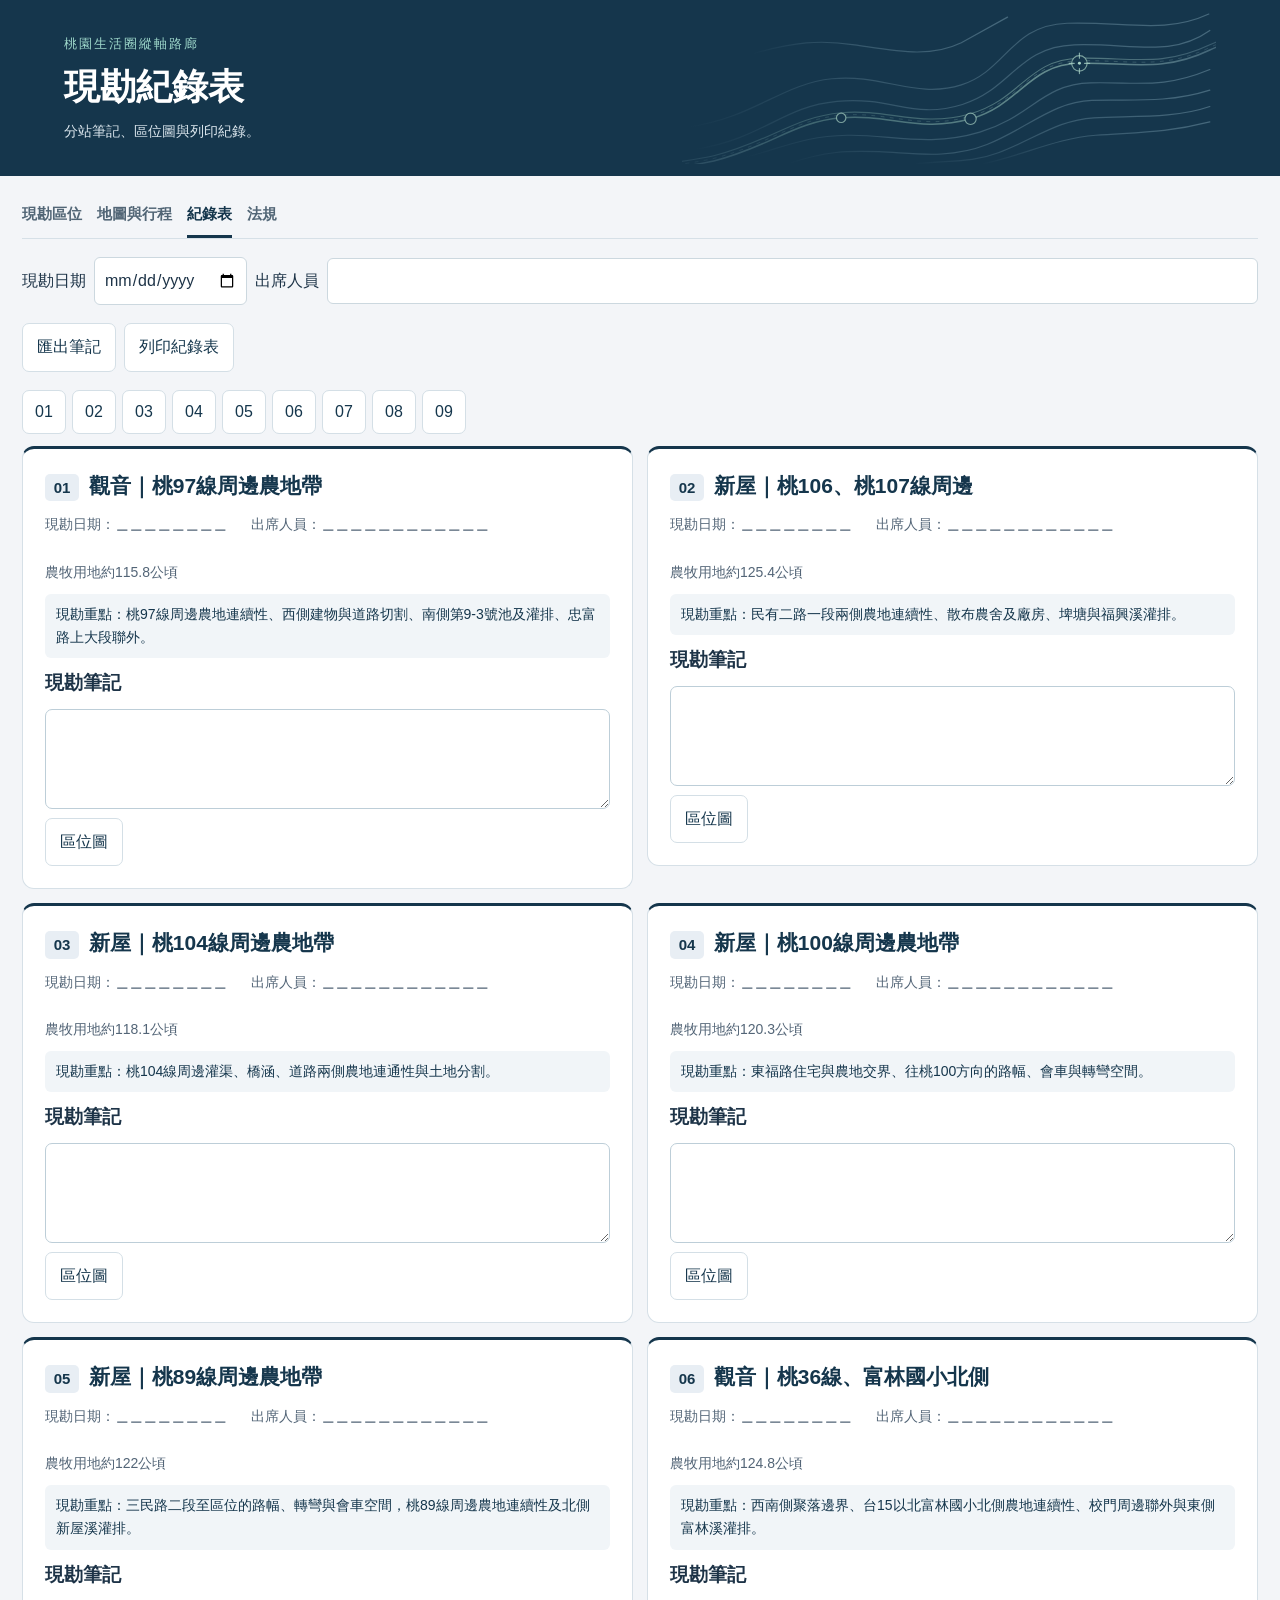
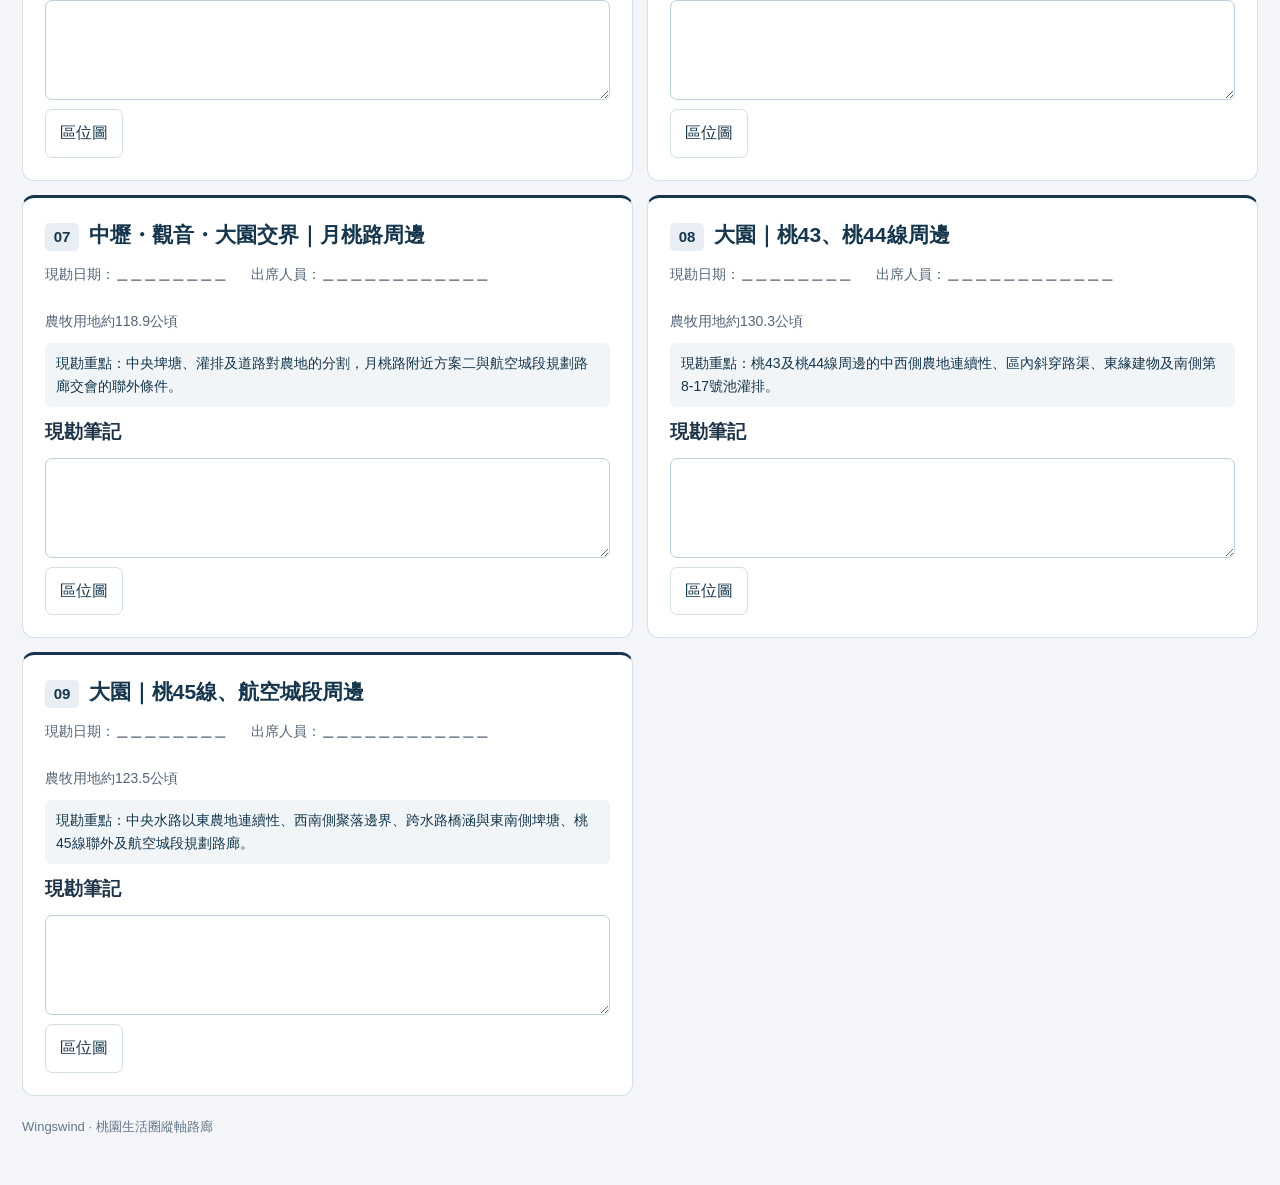
<file: public/taoyuan-corridor/records.html>
<!doctype html><html lang="zh-Hant"><head><meta charset="utf-8"><meta name="viewport" content="width=device-width,initial-scale=1"><title>現勘紀錄表｜桃園生活圈縱軸路廊</title><style>
*{box-sizing:border-box}body{margin:0;background:#f3f5f8;color:#1d3347;font-family:"Microsoft JhengHei",sans-serif;line-height:1.65}header{background:#15364c;color:white;padding:36px max(5vw,20px)}h1{margin:5px 0;font-size:clamp(24px,4vw,36px)}header p{margin:8px 0;max-width:950px;color:#dce7ee}.tag{font-size:13px;letter-spacing:2px;color:#9ed8cb}main{max-width:1400px;margin:auto;padding:24px}.stats{display:flex;gap:30px;flex-wrap:wrap;margin-bottom:20px}.stats strong{font-size:30px;color:#0c766b;display:block}.stats span{font-size:14px;color:#536577}.panel{background:white;border-radius:12px;padding:22px;margin-bottom:22px;box-shadow:0 3px 16px #213d5010}nav{display:flex;flex-wrap:wrap;gap:8px;margin:12px 0}button,.link{border:1px solid #d4dfe6;background:white;color:#15364c;border-radius:7px;padding:10px 14px;font:inherit;cursor:pointer;text-decoration:none}button.active{background:#15364c;color:white}button:hover{border-color:#0c766b}h2{font-size:22px;margin:0 0 12px}h3{margin:10px 0}#map{width:100%;display:block;border-radius:6px}#detail{border-left:4px solid #0c766b;padding:10px 15px;margin:14px 0;background:#f2f8f6}#detail:empty{display:none}.scroll{overflow:auto}table{width:100%;border-collapse:collapse;font-size:15px}th,td{text-align:left;border-bottom:1px solid #e1e7ec;padding:12px;vertical-align:top}th{background:#edf3f6;white-space:nowrap}td button{padding:4px 10px}small,.muted{color:#617384}details summary{cursor:pointer;font-weight:bold;padding:8px 0}.links{display:flex;flex-wrap:wrap;gap:10px}.note{color:#735b20;background:#fcf7e8;border-radius:8px;padding:12px 16px}.mapwrap{overflow:auto}footer{font-size:13px;color:#657789;margin:20px 0}@media(max-width:600px){main{padding:12px}.panel{padding:14px}.stats{gap:18px}th,td{padding:9px}.stats strong{font-size:25px}}@media print{nav,.links{display:none}body{background:white}.panel{box-shadow:none;break-inside:avoid}header{padding:15px;color:#15364c;background:white}header p{color:#536577}}

.route{font-size:16px;margin:0}.route strong{color:#0c766b}.toolbar{display:flex;flex-wrap:wrap;align-items:center;gap:10px;margin:18px 0}.field{display:flex;align-items:center;gap:8px;flex-wrap:wrap}.field input{font:inherit;border:1px solid #ccd8df;border-radius:6px;padding:9px;max-width:100%;background:white;color:#1d3347}.field.people{flex:1}.field.people input{min-width:180px;flex:1}textarea{font:inherit;font-size:16px;display:block;width:100%;min-width:190px;min-height:100px;padding:10px;border:1px solid #cbd8df;border-radius:6px;resize:vertical;color:#1d3347;background:#fcfefe}textarea:focus{outline:2px solid #0c766b;outline-offset:1px}th.note-col{min-width:260px}td.note-col{min-width:260px}.save-status{font-size:13px;color:#617384;margin:10px 0}.save-status.error{color:#ad2929}.paper-records{display:none}.record-page .screen-only{display:none}.record-page .paper-records{display:block}.record{background:white;border-radius:10px;padding:24px;margin:0 0 22px;break-before:page}.record h2{font-size:22px}.record img{width:100%;height:auto;margin:10px 0}.record .papertext{display:none}.paper-meta{display:flex;gap:24px;flex-wrap:wrap;color:#536577;font-size:14px}.paper-meta strong{white-space:pre-wrap}.papertext{white-space:pre-wrap;overflow-wrap:anywhere;min-height:130px;line-height:2;background:repeating-linear-gradient(transparent,transparent 31px,#dce4e9 32px)}.record-focus{font-size:14px}nav#sitenav button{min-width:55px}.print-only{display:none}@media(max-width:650px){#site-table,#site-table tbody,#site-table tr,#site-table td{display:block;width:100%;min-width:0}#site-table thead{display:none}#site-table tr{padding:12px 0;border-bottom:1px solid #dce4e9}#site-table td{border:0;padding:5px 0;min-width:0}#site-table td[data-label]:before{content:attr(data-label)'：';font-size:13px;color:#617384}#site-table td.note-col:before{display:block;margin:4px 0}textarea{min-width:0}.field{width:100%}.field input{min-width:0!important}.record{padding:15px}}@media print{.screen-only,.toolbar,.links,.save-status,footer,.record-input{display:none!important}.paper-records,.print-only,.record .papertext{display:block!important}.record{background:white;border:0;border-top:2px solid #15364c;border-radius:0;padding:12px 0 0;margin:0;break-before:page;break-inside:avoid}.record:first-child{break-before:auto}.record img{max-height:100mm;object-fit:contain}.record h2{font-size:16pt}.record .papertext{min-height:42mm;font-size:11pt;line-height:8mm;background:repeating-linear-gradient(transparent,transparent 7.7mm,#dce4e9 8mm)}.paper-meta{font-size:10pt}header{padding:10px 0!important}header .tag,header>p{display:none}header h1{font-size:18pt}main{padding:0}@page{size:A4;margin:14mm}}

@media screen{
.project-nav{display:flex;flex-wrap:wrap;gap:7px;margin:0 0 14px}
.project-nav a{display:inline-flex;align-items:center;min-height:44px;padding:8px 12px;background:#fff;border:1px solid #d4dfe6;border-radius:7px;color:#15364c;text-decoration:none;font-size:15px}
.project-nav a[aria-current=page]{background:#15364c;color:#fff;border-color:#15364c;font-weight:700}
.project-nav a:focus-visible{outline:2px solid #176d63;outline-offset:2px}
}
@media print{.project-nav{display:none!important}}

@media screen{
.record-jump{display:flex;flex-wrap:wrap;gap:6px;margin:0 0 12px}
.record-jump a{display:inline-grid;place-items:center;min-width:44px;min-height:44px;background:white;border:1px solid #d4dfe6;border-radius:7px;color:#15364c;text-decoration:none}
.record{scroll-margin-top:12px}
.record:target{outline:2px solid #176d63;outline-offset:2px}
.record-map-toggle{min-height:44px;margin:6px 0}
}
@media print{
.record-jump,.record-map-toggle{display:none!important}
.record-map[hidden]{display:block!important}
}


@media screen{
.records-page .record-jump a{min-width:44px;min-height:44px}
.records-page .paper-records{display:grid;gap:14px}
.records-page .record{margin:0;padding:clamp(14px,2vw,22px);border:1px solid var(--line);border-top:3px solid var(--ink);border-radius:12px;background:#fff}
.records-page .record h2{font-size:clamp(17px,2vw,21px);line-height:1.45}
.records-page .record-id{display:inline-grid;place-items:center;min-width:34px;margin-right:4px;padding:3px 5px;border-radius:5px;background:#e8eef4;color:var(--ink);font-size:15px}
.records-page .record-focus{padding:9px 11px;background:#f1f5f8;border-radius:6px;margin:10px 0;color:var(--ink)}
.records-page .record-input{border:1px solid #bdced8;border-radius:7px;background:#fff;color:var(--ink)}
.records-page .record-map-toggle{margin:9px 0 0}
}
@media screen and (min-width:900px){
.records-page .paper-records{grid-template-columns:repeat(2,minmax(0,1fr));align-items:start}
}

</style><link rel="stylesheet" href="assets/handbook.css?v=hero-1"></head><body class="record-page handbook records-page"><header class="project-hero"><div class="project-label">桃園生活圈縱軸路廊</div><h1>現勘紀錄表</h1><p>分站筆記、區位圖與列印紀錄。</p></header><main><nav class="project-nav" aria-label="專案分頁"><a href="index.html">現勘區位</a><a href="field-visit.html">地圖與行程</a><a href="records.html" aria-current="page">紀錄表</a><a href="regulations.html">法規</a></nav><div class="toolbar"><label class="field">現勘日期<input id="visit-date" type="date" aria-label="現勘日期"></label><label class="field people">出席人員<input id="attendees" type="text" aria-label="出席人員"></label></div><div class="links toolbar"><button type="button" id="export-notes">匯出筆記</button><button type="button" id="print-records">列印紀錄表</button></div><p id="save-status" class="save-status" role="status" aria-live="polite"></p><nav class="record-jump" id="record-list" aria-label="現勘紀錄區位"><a href="#record-01">01</a><a href="#record-02">02</a><a href="#record-03">03</a><a href="#record-04">04</a><a href="#record-05">05</a><a href="#record-06">06</a><a href="#record-07">07</a><a href="#record-08">08</a><a href="#record-09">09</a></nav><div class="paper-records"><section class="record" id="record-01"><h2><span class="record-id">01</span> 觀音｜桃97線周邊農地帶</h2><div class="paper-meta"><span>現勘日期：<strong data-print-date></strong></span><span>出席人員：<strong data-print-people></strong></span><span>農牧用地約115.8公頃</span></div><p class="record-focus">現勘重點：桃97線周邊農地連續性、西側建物與道路切割、南側第9-3號池及灌排、忠富路上大段聯外。</p><h3>現勘筆記</h3><textarea class="record-input" data-note="24.987212,121.151242" aria-label="01筆記"></textarea><div class="papertext" data-paper="24.987212,121.151242"></div><button class="record-map-toggle" type="button" aria-expanded="false" aria-controls="record-map-01">區位圖</button><div class="record-map" id="record-map-01" hidden><img src="assets/route-01.webp" alt="01道路與影像"></div></section><section class="record" id="record-02"><h2><span class="record-id">02</span> 新屋｜桃106、桃107線周邊</h2><div class="paper-meta"><span>現勘日期：<strong data-print-date></strong></span><span>出席人員：<strong data-print-people></strong></span><span>農牧用地約125.4公頃</span></div><p class="record-focus">現勘重點：民有二路一段兩側農地連續性、散布農舍及廠房、埤塘與福興溪灌排。</p><h3>現勘筆記</h3><textarea class="record-input" data-note="24.957952,121.053462" aria-label="02筆記"></textarea><div class="papertext" data-paper="24.957952,121.053462"></div><button class="record-map-toggle" type="button" aria-expanded="false" aria-controls="record-map-02">區位圖</button><div class="record-map" id="record-map-02" hidden><img src="assets/route-02.webp" alt="02道路與影像"></div></section><section class="record" id="record-03"><h2><span class="record-id">03</span> 新屋｜桃104線周邊農地帶</h2><div class="paper-meta"><span>現勘日期：<strong data-print-date></strong></span><span>出席人員：<strong data-print-people></strong></span><span>農牧用地約118.1公頃</span></div><p class="record-focus">現勘重點：桃104線周邊灌渠、橋涵、道路兩側農地連通性與土地分割。</p><h3>現勘筆記</h3><textarea class="record-input" data-note="24.963929,121.057008" aria-label="03筆記"></textarea><div class="papertext" data-paper="24.963929,121.057008"></div><button class="record-map-toggle" type="button" aria-expanded="false" aria-controls="record-map-03">區位圖</button><div class="record-map" id="record-map-03" hidden><img src="assets/route-03.webp" alt="03道路與影像"></div></section><section class="record" id="record-04"><h2><span class="record-id">04</span> 新屋｜桃100線周邊農地帶</h2><div class="paper-meta"><span>現勘日期：<strong data-print-date></strong></span><span>出席人員：<strong data-print-people></strong></span><span>農牧用地約120.3公頃</span></div><p class="record-focus">現勘重點：東福路住宅與農地交界、往桃100方向的路幅、會車與轉彎空間。</p><h3>現勘筆記</h3><textarea class="record-input" data-note="24.966894,121.065977" aria-label="04筆記"></textarea><div class="papertext" data-paper="24.966894,121.065977"></div><button class="record-map-toggle" type="button" aria-expanded="false" aria-controls="record-map-04">區位圖</button><div class="record-map" id="record-map-04" hidden><img src="assets/route-04.webp" alt="04道路與影像"></div></section><section class="record" id="record-05"><h2><span class="record-id">05</span> 新屋｜桃89線周邊農地帶</h2><div class="paper-meta"><span>現勘日期：<strong data-print-date></strong></span><span>出席人員：<strong data-print-people></strong></span><span>農牧用地約122公頃</span></div><p class="record-focus">現勘重點：三民路二段至區位的路幅、轉彎與會車空間，桃89線周邊農地連續性及北側新屋溪灌排。</p><h3>現勘筆記</h3><textarea class="record-input" data-note="24.982676,121.084723" aria-label="05筆記"></textarea><div class="papertext" data-paper="24.982676,121.084723"></div><button class="record-map-toggle" type="button" aria-expanded="false" aria-controls="record-map-05">區位圖</button><div class="record-map" id="record-map-05" hidden><img src="assets/route-05.webp" alt="05道路與影像"></div></section><section class="record" id="record-06"><h2><span class="record-id">06</span> 觀音｜桃36線、富林國小北側</h2><div class="paper-meta"><span>現勘日期：<strong data-print-date></strong></span><span>出席人員：<strong data-print-people></strong></span><span>農牧用地約124.8公頃</span></div><p class="record-focus">現勘重點：西南側聚落邊界、台15以北富林國小北側農地連續性、校門周邊聯外與東側富林溪灌排。</p><h3>現勘筆記</h3><textarea class="record-input" data-note="25.039996,121.119078" aria-label="06筆記"></textarea><div class="papertext" data-paper="25.039996,121.119078"></div><button class="record-map-toggle" type="button" aria-expanded="false" aria-controls="record-map-06">區位圖</button><div class="record-map" id="record-map-06" hidden><img src="assets/route-06.webp" alt="06道路與影像"></div></section><section class="record" id="record-07"><h2><span class="record-id">07</span> 中壢・觀音・大園交界｜月桃路周邊</h2><div class="paper-meta"><span>現勘日期：<strong data-print-date></strong></span><span>出席人員：<strong data-print-people></strong></span><span>農牧用地約118.9公頃</span></div><p class="record-focus">現勘重點：中央埤塘、灌排及道路對農地的分割，月桃路附近方案二與航空城段規劃路廊交會的聯外條件。</p><h3>現勘筆記</h3><textarea class="record-input" data-note="25.028711,121.164520" aria-label="07筆記"></textarea><div class="papertext" data-paper="25.028711,121.164520"></div><button class="record-map-toggle" type="button" aria-expanded="false" aria-controls="record-map-07">區位圖</button><div class="record-map" id="record-map-07" hidden><img src="assets/route-07.webp" alt="07道路與影像"></div></section><section class="record" id="record-08"><h2><span class="record-id">08</span> 大園｜桃43、桃44線周邊</h2><div class="paper-meta"><span>現勘日期：<strong data-print-date></strong></span><span>出席人員：<strong data-print-people></strong></span><span>農牧用地約130.3公頃</span></div><p class="record-focus">現勘重點：桃43及桃44線周邊的中西側農地連續性、區內斜穿路渠、東緣建物及南側第8-17號池灌排。</p><h3>現勘筆記</h3><textarea class="record-input" data-note="25.036767,121.169957" aria-label="08筆記"></textarea><div class="papertext" data-paper="25.036767,121.169957"></div><button class="record-map-toggle" type="button" aria-expanded="false" aria-controls="record-map-08">區位圖</button><div class="record-map" id="record-map-08" hidden><img src="assets/route-08.webp" alt="08道路與影像"></div></section><section class="record" id="record-09"><h2><span class="record-id">09</span> 大園｜桃45線、航空城段周邊</h2><div class="paper-meta"><span>現勘日期：<strong data-print-date></strong></span><span>出席人員：<strong data-print-people></strong></span><span>農牧用地約123.5公頃</span></div><p class="record-focus">現勘重點：中央水路以東農地連續性、西南側聚落邊界、跨水路橋涵與東南側埤塘、桃45線聯外及航空城段規劃路廊。</p><h3>現勘筆記</h3><textarea class="record-input" data-note="25.032086,121.204481" aria-label="09筆記"></textarea><div class="papertext" data-paper="25.032086,121.204481"></div><button class="record-map-toggle" type="button" aria-expanded="false" aria-controls="record-map-09">區位圖</button><div class="record-map" id="record-map-09" hidden><img src="assets/route-09.webp" alt="09道路與影像"></div></section></div><footer>Wingswind · 桃園生活圈縱軸路廊</footer></main><script>
const data=[{"編號":"01","行政區":"觀音區","概估農牧用地公頃":115.8,"觀察外框公頃":144.0,"一般農業區公頃":0.0,"特定農業區公頃":115.8,"圖斑構成":"鄰接農地帶（細路／窄隙分隔待現勘）","最近路線":"01.方案一新屋-中間-觀音","距路線最近公尺":1071,"距路線超過3公里部分公頃":0.0,"經度":121.151242,"緯度":24.987212,"鄰近原六點":"無","現勘重點":"桃97線周邊農地連續性、西側建物與道路切割、南側第9-3號池及灌排、忠富路上大段聯外。","狀態":"建議現勘；面積為112年農牧用地概估，非可開發面積","初篩序號":"12","區位名稱":"觀音｜桃97線周邊農地帶","影像判讀":"桃97線周邊農地連續性、西側建物與道路切割、南側第9-3號池及灌排、忠富路上大段聯外。","位置識別":"24.987212,121.151242"},{"編號":"02","行政區":"新屋區","概估農牧用地公頃":125.4,"觀察外框公頃":144.0,"一般農業區公頃":0.0,"特定農業區公頃":125.4,"圖斑構成":"鄰接農地帶（細路／窄隙分隔待現勘）","最近路線":"01.方案一新屋-中間-觀音","距路線最近公尺":684,"距路線超過3公里部分公頃":0.0,"經度":121.053462,"緯度":24.957952,"鄰近原六點":"無","現勘重點":"民有二路一段兩側農地連續性、散布農舍及廠房、埤塘與福興溪灌排。","狀態":"建議現勘；面積為112年農牧用地概估，非可開發面積","初篩序號":"15","區位名稱":"新屋｜桃106、桃107線周邊","影像判讀":"民有二路一段兩側農地連續性、散布農舍及廠房、埤塘與福興溪灌排。","位置識別":"24.957952,121.053462"},{"編號":"03","行政區":"新屋區","概估農牧用地公頃":118.1,"觀察外框公頃":144.0,"一般農業區公頃":0.0,"特定農業區公頃":118.1,"圖斑構成":"鄰接農地帶（細路／窄隙分隔待現勘）","最近路線":"01.方案一新屋-中間-觀音","距路線最近公尺":1928,"距路線超過3公里部分公頃":24.1,"經度":121.057008,"緯度":24.963929,"鄰近原六點":"無","現勘重點":"桃104線周邊灌渠、橋涵、道路兩側農地連通性與土地分割。","狀態":"建議現勘；面積為112年農牧用地概估，非可開發面積","初篩序號":"13","區位名稱":"新屋｜桃104線周邊農地帶","影像判讀":"桃104線周邊灌渠、橋涵、道路兩側農地連通性與土地分割。","位置識別":"24.963929,121.057008"},{"編號":"04","行政區":"新屋區","概估農牧用地公頃":120.3,"觀察外框公頃":144.0,"一般農業區公頃":0.0,"特定農業區公頃":120.3,"圖斑構成":"鄰接農地帶（細路／窄隙分隔待現勘）","最近路線":"01.方案一新屋-中間-觀音","距路線最近公尺":1252,"距路線超過3公里部分公頃":0.0,"經度":121.065977,"緯度":24.966894,"鄰近原六點":"無","現勘重點":"東福路住宅與農地交界、往桃100方向的路幅、會車與轉彎空間。","狀態":"建議現勘；面積為112年農牧用地概估，非可開發面積","初篩序號":"14","區位名稱":"新屋｜桃100線周邊農地帶","影像判讀":"東福路住宅與農地交界、往桃100方向的路幅、會車與轉彎空間。","位置識別":"24.966894,121.065977"},{"編號":"05","行政區":"新屋區","概估農牧用地公頃":122.0,"觀察外框公頃":144.0,"一般農業區公頃":0.0,"特定農業區公頃":122.0,"圖斑構成":"鄰接農地帶（細路／窄隙分隔待現勘）","最近路線":"01.方案一新屋-中間-觀音","距路線最近公尺":2126,"距路線超過3公里部分公頃":44.0,"經度":121.084723,"緯度":24.982676,"鄰近原六點":"無","現勘重點":"三民路二段至區位的路幅、轉彎與會車空間，桃89線周邊農地連續性及北側新屋溪灌排。","狀態":"建議現勘；面積為112年農牧用地概估，非可開發面積","初篩序號":"11","區位名稱":"新屋｜桃89線周邊農地帶","影像判讀":"三民路二段至區位的路幅、轉彎與會車空間，桃89線周邊農地連續性及北側新屋溪灌排。","位置識別":"24.982676,121.084723"},{"編號":"06","行政區":"觀音區","概估農牧用地公頃":124.8,"觀察外框公頃":144.0,"一般農業區公頃":102.4,"特定農業區公頃":22.4,"圖斑構成":"鄰接農地帶（細路／窄隙分隔待現勘）","最近路線":"01.方案一新屋-中間-觀音","距路線最近公尺":3016,"距路線超過3公里部分公頃":124.8,"經度":121.119078,"緯度":25.039996,"鄰近原六點":"無","現勘重點":"西南側聚落邊界、台15以北富林國小北側農地連續性、校門周邊聯外與東側富林溪灌排。","狀態":"建議現勘；面積為112年農牧用地概估，非可開發面積","初篩序號":"04","區位名稱":"觀音｜桃36線、富林國小北側","影像判讀":"西南側聚落邊界、台15以北富林國小北側農地連續性、校門周邊聯外與東側富林溪灌排。","位置識別":"25.039996,121.119078"},{"編號":"07","行政區":"中壢區、觀音區、大園區","概估農牧用地公頃":118.9,"觀察外框公頃":144.0,"一般農業區公頃":0.0,"特定農業區公頃":118.9,"圖斑構成":"鄰接農地帶（細路／窄隙分隔待現勘）","最近路線":"01.方案一新屋-中間-觀音","距路線最近公尺":0,"距路線超過3公里部分公頃":0.0,"經度":121.16452,"緯度":25.028711,"鄰近原六點":"無","現勘重點":"中央埤塘、灌排及道路對農地的分割，月桃路附近方案二與航空城段規劃路廊交會的聯外條件。","狀態":"建議現勘；面積為112年農牧用地概估，非可開發面積","初篩序號":"09","區位名稱":"中壢・觀音・大園交界｜月桃路周邊","影像判讀":"中央埤塘、灌排及道路對農地的分割，月桃路附近方案二與航空城段規劃路廊交會的聯外條件。","位置識別":"25.028711,121.164520"},{"編號":"08","行政區":"大園區","概估農牧用地公頃":130.3,"觀察外框公頃":144.0,"一般農業區公頃":0.0,"特定農業區公頃":130.3,"圖斑構成":"鄰接農地帶（細路／窄隙分隔待現勘）","最近路線":"03.航空城段","距路線最近公尺":0,"距路線超過3公里部分公頃":0.0,"經度":121.169957,"緯度":25.036767,"鄰近原六點":"無","現勘重點":"桃43及桃44線周邊的中西側農地連續性、區內斜穿路渠、東緣建物及南側第8-17號池灌排。","狀態":"建議現勘；面積為112年農牧用地概估，非可開發面積","初篩序號":"05","區位名稱":"大園｜桃43、桃44線周邊","影像判讀":"桃43及桃44線周邊的中西側農地連續性、區內斜穿路渠、東緣建物及南側第8-17號池灌排。","位置識別":"25.036767,121.169957"},{"編號":"09","行政區":"大園區","概估農牧用地公頃":123.5,"觀察外框公頃":144.0,"一般農業區公頃":0.0,"特定農業區公頃":123.5,"圖斑構成":"鄰接農地帶（細路／窄隙分隔待現勘）","最近路線":"03.航空城段","距路線最近公尺":0,"距路線超過3公里部分公頃":0.0,"經度":121.204481,"緯度":25.032086,"鄰近原六點":"無","現勘重點":"中央水路以東農地連續性、西南側聚落邊界、跨水路橋涵與東南側埤塘、桃45線聯外及航空城段規劃路廊。","狀態":"建議現勘；面積為112年農牧用地概估，非可開發面積","初篩序號":"06","區位名稱":"大園｜桃45線、航空城段周邊","影像判讀":"中央水路以東農地連續性、西南側聚落邊界、跨水路橋涵與東南側埤塘、桃45線聯外及航空城段規劃路廊。","位置識別":"25.032086,121.204481"}],storeKey='taoyuan-fieldnotes-90ha-v1';let state={date:'',people:'',notes:{}};
try{const saved=JSON.parse(localStorage.getItem(storeKey)||'null');if(saved&&typeof saved==='object'){state.date=typeof saved.date==='string'?saved.date:'';state.people=typeof saved.people==='string'?saved.people:'';if(saved.notes&&typeof saved.notes==='object'&&!Array.isArray(saved.notes))state.notes=saved.notes}}catch(e){}
const dateInput=document.getElementById('visit-date'),peopleInput=document.getElementById('attendees'),status=document.getElementById('save-status');dateInput.value=state.date;peopleInput.value=state.people;
function papers(){document.querySelectorAll('[data-paper]').forEach(el=>{const value=state.notes[el.dataset.paper];el.textContent=typeof value==='string'?value:''});document.querySelectorAll('[data-print-date]').forEach(el=>el.textContent=state.date||'＿＿＿＿＿＿＿＿');document.querySelectorAll('[data-print-people]').forEach(el=>el.textContent=state.people||'＿＿＿＿＿＿＿＿＿＿＿＿')}
function save(){try{localStorage.setItem(storeKey,JSON.stringify(state));status.textContent='筆記已儲存於此瀏覽器';status.classList.remove('error')}catch(e){status.textContent='筆記未儲存';status.classList.add('error')}papers()}
dateInput.addEventListener('input',()=>{state.date=dateInput.value;save()});peopleInput.addEventListener('input',()=>{state.people=peopleInput.value;save()});
document.querySelectorAll('textarea[data-note]').forEach(el=>{el.value=typeof state.notes[el.dataset.note]==='string'?state.notes[el.dataset.note]:'';el.addEventListener('input',()=>{state.notes[el.dataset.note]=el.value;save()})});
window.addEventListener('storage',event=>{if(event.key!==storeKey||!event.newValue)return;try{const other=JSON.parse(event.newValue);if(!other||typeof other!=='object'||!other.notes||typeof other.notes!=='object')return;state={date:typeof other.date==='string'?other.date:'',people:typeof other.people==='string'?other.people:'',notes:other.notes};dateInput.value=state.date;peopleInput.value=state.people;document.querySelectorAll('textarea[data-note]').forEach(el=>el.value=typeof state.notes[el.dataset.note]==='string'?state.notes[el.dataset.note]:'');papers()}catch(e){}});
function exportNotes(){const lines=['桃園生活圈縱軸路廊｜九處現勘筆記','','現勘日期：'+state.date,'出席人員：'+state.people,'','現勘動線：桃園市政府 → 01 → 02 → 03 → 04 → 05 → 06 → 07 → 08 → 09 → 桃園市政府',''];for(const p of data){lines.push(p['編號']+' '+p['區位名稱'],'農牧用地約'+p['概估農牧用地公頃']+'公頃','定位：'+p['緯度']+','+p['經度'],'現勘重點：'+p['影像判讀'],'筆記：'+(state.notes[p['位置識別']]||''),'')}const blob=new Blob(['\ufeff'+lines.join('\n')],{type:'text/plain;charset=utf-8'});const url=URL.createObjectURL(blob),a=document.createElement('a');a.href=url;a.download='九處現勘筆記'+(state.date?'_'+state.date:'')+'.txt';document.body.append(a);a.click();a.remove();setTimeout(()=>URL.revokeObjectURL(url),1000)}
document.getElementById('export-notes').addEventListener('click',exportNotes);document.getElementById('print-records').addEventListener('click',()=>{papers();window.print()});window.addEventListener('beforeprint',papers);
const map=document.getElementById('map'),detail=document.getElementById('detail');function show(id){if(!map)return;document.querySelectorAll('#sitenav button').forEach(x=>{x.classList.toggle('active',x.dataset.id===id);x.setAttribute('aria-pressed',String(x.dataset.id===id))});if(id==='all'){map.src='assets/route-overview.webp';map.alt='九處現勘區位總覽';document.getElementById('maptitle').textContent='候選區位總覽';detail.replaceChildren()}else{const p=data.find(x=>x['編號']===id);if(!p)return;map.src='assets/route-'+id+'.webp';map.alt=id+' '+p['區位名稱']+'道路與影像圖';document.getElementById('maptitle').textContent=id+' '+p['區位名稱'];detail.replaceChildren();const line=document.createElement('p');line.textContent=p['影像判讀'];const text=document.createElement('p');text.textContent='農牧用地約'+p['概估農牧用地公頃']+'公頃｜一般農業區 '+p['一般農業區公頃']+'／特定農業區 '+p['特定農業區公頃']+'公頃';const a=document.createElement('a');a.textContent='在Google地圖查看定位 ↗';a.href='https://www.google.com/maps/search/?api=1&query='+p['緯度']+','+p['經度'];a.target='_blank';a.rel='noopener';detail.append(text,line,a)}document.getElementById('maplink').href=map.src}
document.querySelectorAll('button[data-id]').forEach(b=>b.addEventListener('click',()=>show(b.dataset.id)));papers();
document.querySelectorAll('.record-map-toggle').forEach(button=>button.addEventListener('click',()=>{
 const image=document.getElementById(button.getAttribute('aria-controls'));
 image.hidden=!image.hidden;
 button.setAttribute('aria-expanded',String(!image.hidden));
}));</script></body></html>
</file>
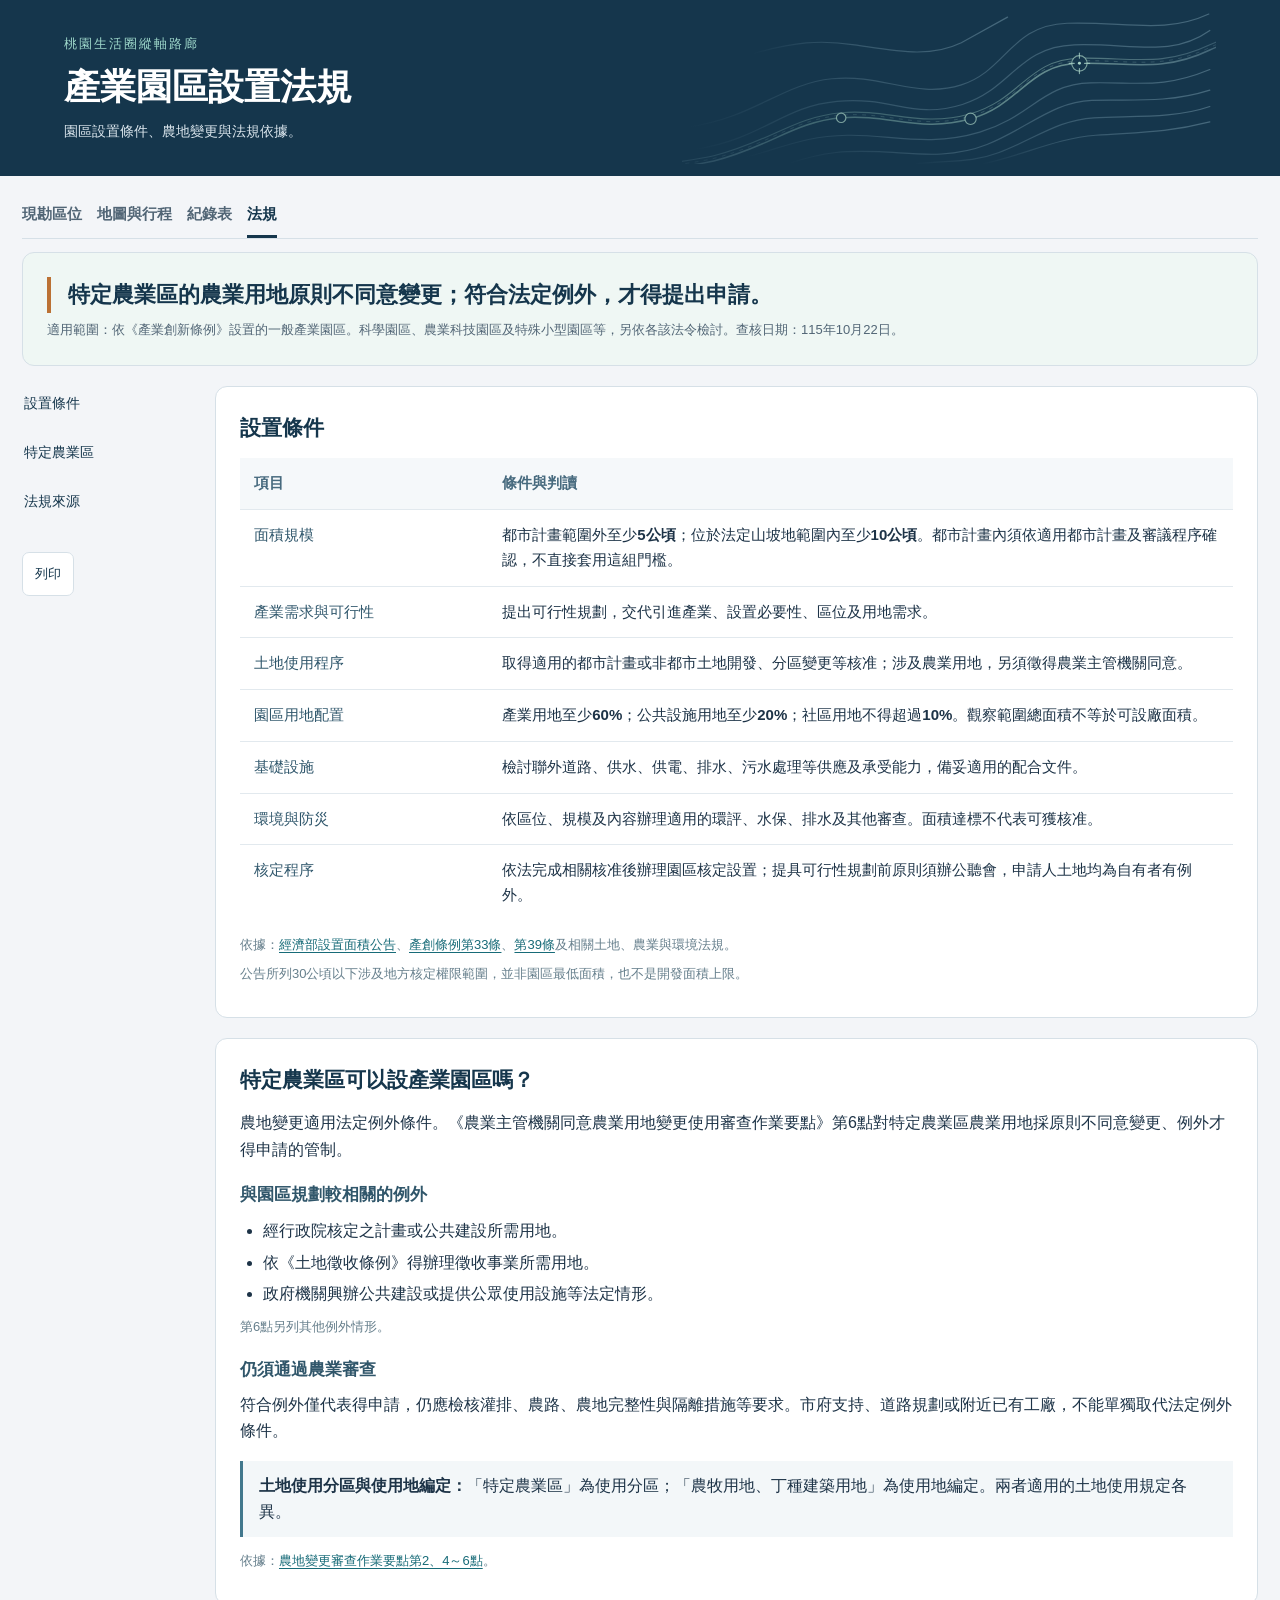
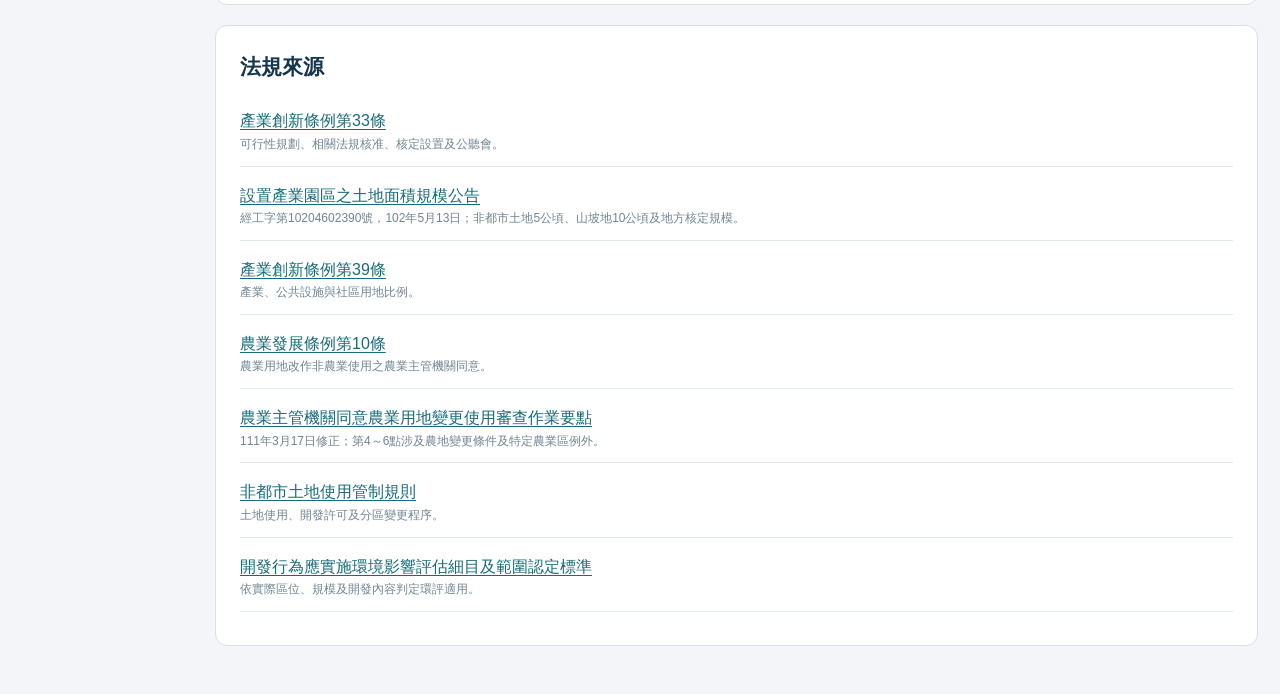
<file: public/taoyuan-corridor/regulations.html>
<!doctype html><html lang="zh-Hant"><meta charset="utf-8"><meta name="viewport" content="width=device-width,initial-scale=1"><title>產業園區設置法規｜桃園生活圈縱軸路廊</title><style>*{box-sizing:border-box}body{margin:0;background:#f0f3f5;color:#263744;font:16px/1.8 "Microsoft JhengHei",sans-serif}header,main,footer{max-width:1160px;margin:auto;padding-left:30px;padding-right:30px}header{border-top:6px solid #16485b;padding-top:28px;padding-bottom:22px}.eyebrow{font-size:12px;color:#657d8a;letter-spacing:.06em;margin:0 0 7px}h1{font-size:29px;line-height:1.5;color:#173c50;margin:0 0 16px}.nav{display:flex;gap:7px;flex-wrap:wrap}.nav a,.nav button{font:14px "Microsoft JhengHei",sans-serif;display:inline-block;text-decoration:none;border:1px solid #b6cbd5;border-radius:5px;padding:8px 13px;background:white;color:#24566a}.nav .active{background:#16485b;color:white;border-color:#16485b}.nav button{margin-left:auto;cursor:pointer}a{color:#176b78;text-underline-offset:3px}.panel{background:white;border:1px solid #dce4e9;border-radius:8px;padding:24px 28px;margin-bottom:20px}h2{font-size:21px;color:#173c50;margin:0 0 13px}h3{font-size:17px;margin:18px 0 7px;color:#30566a}p{margin:8px 0}.lead{border-left:4px solid #bb7134;padding-left:17px;font-size:19px;color:#284c5f}.scope,.note,.source{font-size:13px;color:#667f8c}.scope{margin-top:13px}.anchors{display:flex;gap:7px 19px;flex-wrap:wrap;padding:0 2px 18px;font-size:14px}.anchors a{text-decoration:none}.tablewrap{overflow:auto}table{border-collapse:collapse;width:100%;font-size:15px}th,td{padding:13px 14px;border-bottom:1px solid #e2e9ee;text-align:left;vertical-align:top}th{background:#f5f8fa;color:#476a7e;font-weight:600}td:first-child{width:25%;color:#30576c}tr:last-child td{border-bottom:0}.source{margin-top:13px}.source a{white-space:normal}ul,ol{padding-left:23px;margin:9px 0}li{margin:5px 0}.lawlist{list-style:none;padding:0}.lawlist li{padding:11px 0;border-bottom:1px solid #e2e9ee}.lawlist small{display:block;color:#708591;font-size:12px}.callout{background:#f3f7f9;border-left:3px solid #42788d;padding:12px 16px;margin-top:16px}.compare td:first-child{width:20%}footer{font-size:12px;color:#6d8390;padding-top:0;padding-bottom:26px}@media(max-width:650px){header,main,footer{padding-left:14px;padding-right:14px}h1{font-size:24px}.panel{padding:19px 16px}h2{font-size:19px}.lead{font-size:17px}table{font-size:14px}td,th{padding:10px 9px}.nav button{margin-left:0}.anchors{font-size:13px;gap:5px 14px}}@media print{body{background:white;font-size:11pt}header,main,footer{padding-left:0;padding-right:0;max-width:none}.nav,.anchors{display:none}.panel{border:0;border-radius:0;padding:12px 0;margin:0 0 14px}h2,h3{break-after:avoid}tr{break-inside:avoid}table{font-size:10pt}.tablewrap{overflow:visible}.source{font-size:9pt}.lead{font-size:14pt}a{color:#263744;text-decoration:none}@page{size:A4;margin:15mm}}
@media screen{
.project-nav{display:flex;flex-wrap:wrap;gap:7px;margin:0 0 14px}
.project-nav a{display:inline-flex;align-items:center;min-height:44px;padding:8px 12px;background:#fff;border:1px solid #d4dfe6;border-radius:7px;color:#15364c;text-decoration:none;font-size:15px}
.project-nav a[aria-current=page]{background:#15364c;color:#fff;border-color:#15364c;font-weight:700}
.project-nav a:focus-visible{outline:2px solid #176d63;outline-offset:2px}
}
@media print{.project-nav{display:none!important}}

@media screen{.legal-print{min-height:44px}}
@media print{.legal-print{display:none}}
@media screen and (max-width:600px){
#conditions table,#conditions tbody{display:block}
#conditions thead{position:absolute;width:1px;height:1px;overflow:hidden;clip-path:inset(50%)}
#conditions tr{display:block;padding:10px 0;border-bottom:1px solid #d4dfe6}
#conditions td{display:block;width:auto;padding:3px 0;border:0}
#conditions td:first-child{font-weight:700;color:#15364c}
}


@media screen{
.legal-page .legal-lead{border-left:4px solid var(--green);background:#eff7f4}
.legal-page .lead{font-size:clamp(17px,2.25vw,22px);color:var(--ink);margin:0 0 6px}
.legal-page .scope{margin:0;color:var(--muted)}
.legal-page .legal-index{margin-bottom:14px}
.legal-page .legal-index .anchors{margin:0 0 6px;gap:5px 12px}
.legal-page .legal-index a{border:0;background:transparent;color:var(--ink);min-height:44px;padding:6px 0}
.legal-page .legal-print{background:#fff;border:1px solid var(--line);border-radius:7px;color:var(--ink);padding:7px 12px;cursor:pointer}
.legal-page .legal-content section{scroll-margin-top:12px}
}
@media screen and (min-width:900px){
.legal-page .legal-layout{display:grid;grid-template-columns:175px minmax(0,1fr);gap:18px}
.legal-page .legal-index{position:sticky;top:16px;align-self:start}
.legal-page .legal-index .anchors{display:grid}
}

</style><link rel="stylesheet" href="assets/handbook.css?v=hero-1"><body class="handbook legal-page"><header class="project-hero"><div class="project-label">桃園生活圈縱軸路廊</div><h1>產業園區設置法規</h1><p>園區設置條件、農地變更與法規依據。</p></header><main><nav class="project-nav" aria-label="專案分頁"><a href="index.html">現勘區位</a><a href="field-visit.html">地圖與行程</a><a href="records.html">紀錄表</a><a href="regulations.html" aria-current="page">法規</a></nav><section class="panel legal-lead"><p class="lead"><strong>特定農業區的農業用地原則不同意變更；符合法定例外，才得提出申請。</strong></p><p class="scope">適用範圍：依《產業創新條例》設置的一般產業園區。科學園區、農業科技園區及特殊小型園區等，另依各該法令檢討。查核日期：115年10月22日。</p></section><div class="legal-layout"><aside class="legal-index"><div class="anchors"><a href="#conditions">設置條件</a><a href="#farmland">特定農業區</a><a href="#sources">法規來源</a></div><button class="legal-print" type="button" onclick="window.print()">列印</button></aside><div class="legal-content"><section class="panel" id="conditions"><h2>設置條件</h2><div class="tablewrap"><table><thead><tr><th>項目</th><th>條件與判讀</th></tr></thead><tbody><tr><td>面積規模</td><td>都市計畫範圍外至少<strong>5公頃</strong>；位於法定山坡地範圍內至少<strong>10公頃</strong>。都市計畫內須依適用都市計畫及審議程序確認，不直接套用這組門檻。</td></tr><tr><td>產業需求與可行性</td><td>提出可行性規劃，交代引進產業、設置必要性、區位及用地需求。</td></tr><tr><td>土地使用程序</td><td>取得適用的都市計畫或非都市土地開發、分區變更等核准；涉及農業用地，另須徵得農業主管機關同意。</td></tr><tr><td>園區用地配置</td><td>產業用地至少<strong>60%</strong>；公共設施用地至少<strong>20%</strong>；社區用地不得超過<strong>10%</strong>。觀察範圍總面積不等於可設廠面積。</td></tr><tr><td>基礎設施</td><td>檢討聯外道路、供水、供電、排水、污水處理等供應及承受能力，備妥適用的配合文件。</td></tr><tr><td>環境與防災</td><td>依區位、規模及內容辦理適用的環評、水保、排水及其他審查。面積達標不代表可獲核准。</td></tr><tr><td>核定程序</td><td>依法完成相關核准後辦理園區核定設置；提具可行性規劃前原則須辦公聽會，申請人土地均為自有者有例外。</td></tr></tbody></table></div><p class="source">依據：<a href="https://law.moea.gov.tw/LawContent.aspx?id=GL000270&amp;media=print" target="_blank" rel="noopener">經濟部設置面積公告</a>、<a href="https://law.moj.gov.tw/LawClass/LawSingle.aspx?flno=33&amp;pcode=J0040051" target="_blank" rel="noopener">產創條例第33條</a>、<a href="https://law.moj.gov.tw/LawClass/LawSingle.aspx?flno=39&amp;pcode=J0040051" target="_blank" rel="noopener">第39條</a>及相關土地、農業與環境法規。</p><p class="note">公告所列30公頃以下涉及地方核定權限範圍，並非園區最低面積，也不是開發面積上限。</p></section><section class="panel" id="farmland"><h2>特定農業區可以設產業園區嗎？</h2><p>農地變更適用法定例外條件。《農業主管機關同意農業用地變更使用審查作業要點》第6點對特定農業區農業用地採原則不同意變更、例外才得申請的管制。</p><h3>與園區規劃較相關的例外</h3><ul><li>經行政院核定之計畫或公共建設所需用地。</li><li>依《土地徵收條例》得辦理徵收事業所需用地。</li><li>政府機關興辦公共建設或提供公眾使用設施等法定情形。</li></ul><p class="note">第6點另列其他例外情形。</p><h3>仍須通過農業審查</h3><p>符合例外僅代表得申請，仍應檢核灌排、農路、農地完整性與隔離措施等要求。市府支持、道路規劃或附近已有工廠，不能單獨取代法定例外條件。</p><div class="callout"><strong>土地使用分區與使用地編定：</strong>「特定農業區」為使用分區；「農牧用地、丁種建築用地」為使用地編定。兩者適用的土地使用規定各異。</div><p class="source">依據：<a href="https://law.moa.gov.tw/LawContent.aspx?id=FL014304&amp;kw=%E8%BE%B2%E6%A5%AD%E7%99%BC%E5%B1%95%E6%A2%9D%E4%BE%8B&amp;media=print" target="_blank" rel="noopener">農地變更審查作業要點第2、4～6點</a>。</p></section><section class="panel" id="sources"><h2>法規來源</h2><ul class="lawlist"><li><a href="https://law.moj.gov.tw/LawClass/LawSingle.aspx?flno=33&amp;pcode=J0040051" target="_blank" rel="noopener">產業創新條例第33條</a><small>可行性規劃、相關法規核准、核定設置及公聽會。</small></li><li><a href="https://law.moea.gov.tw/LawContent.aspx?id=GL000270&amp;media=print" target="_blank" rel="noopener">設置產業園區之土地面積規模公告</a><small>經工字第10204602390號，102年5月13日；非都市土地5公頃、山坡地10公頃及地方核定規模。</small></li><li><a href="https://law.moj.gov.tw/LawClass/LawSingle.aspx?flno=39&amp;pcode=J0040051" target="_blank" rel="noopener">產業創新條例第39條</a><small>產業、公共設施與社區用地比例。</small></li><li><a href="https://law.moj.gov.tw/LawClass/LawAll.aspx?pcode=M0020001" target="_blank" rel="noopener">農業發展條例第10條</a><small>農業用地改作非農業使用之農業主管機關同意。</small></li><li><a href="https://law.moa.gov.tw/LawContent.aspx?id=FL014304&amp;kw=%E8%BE%B2%E6%A5%AD%E7%99%BC%E5%B1%95%E6%A2%9D%E4%BE%8B&amp;media=print" target="_blank" rel="noopener">農業主管機關同意農業用地變更使用審查作業要點</a><small>111年3月17日修正；第4～6點涉及農地變更條件及特定農業區例外。</small></li><li><a href="https://law.moj.gov.tw/LawClass/LawAll.aspx?pcode=D0060013" target="_blank" rel="noopener">非都市土地使用管制規則</a><small>土地使用、開發許可及分區變更程序。</small></li><li><a href="https://law.moj.gov.tw/LawClass/LawAll.aspx?pcode=O0090012" target="_blank" rel="noopener">開發行為應實施環境影響評估細目及範圍認定標準</a><small>依實際區位、規模及開發內容判定環評適用。</small></li></ul></section></div></div></main></body></html>
</file>
<file: public/taoyuan-corridor/assets/handbook.css>
@media screen{
.handbook{--ink:#15364c;--green:#176d63;--muted:#526676;--line:#d6e0e7;margin:0;background:#f3f5f8;color:#1d3347;font:16px/1.65 "Microsoft JhengHei",sans-serif}
.handbook>.project-hero{box-sizing:border-box;display:block;width:100%;max-width:none;margin:0;border:0;padding:clamp(16px,3.5vw,33px) max(5vw,18px);background:var(--ink);color:white}
.handbook>.project-hero h1{margin:3px 0;color:white;font-size:clamp(25px,3.6vw,36px);line-height:1.65}
.handbook>.project-hero .project-label{margin:0;color:#9ed8cb;font-size:13px;letter-spacing:2px}
.handbook>.project-hero p{margin:3px 0 0;color:#dce7ee;font-size:14px;line-height:1.65}
.handbook main{max-width:1344px;margin:auto;padding:18px 22px 28px}
.handbook .project-nav{display:flex;flex-wrap:wrap;gap:4px 15px;border-bottom:1px solid var(--line);margin:0 0 13px}
.handbook .project-nav a{display:inline-flex;align-items:center;min-height:44px;border:0;border-bottom:3px solid transparent;border-radius:0;background:transparent;padding:7px 0;color:var(--muted);text-decoration:none;font-size:15px;font-weight:600;line-height:1.65}
.handbook .project-nav a[aria-current=page]{background:transparent;color:var(--ink);border-color:var(--ink)}
.handbook a:focus-visible,.handbook button:focus-visible{outline:2px solid var(--green);outline-offset:2px}
.handbook .panel{box-shadow:none;border:1px solid var(--line);border-radius:12px;padding:clamp(14px,2vw,24px)}
.handbook .panel h2,.handbook .record h2{color:var(--ink)}
.handbook .toolbar{gap:8px}
.handbook .toolbar button{min-height:44px}
.handbook #save-status:empty{display:none}
}
@media screen and (max-width:760px){
.handbook main{padding:13px 11px 20px}
.handbook .project-nav{column-gap:10px}
.handbook .project-nav a{font-size:13px}
}

@media screen and (min-width:850px){
  .handbook>.project-hero{position:relative}
  .handbook>.project-hero::after{
    content:"";position:absolute;right:max(5vw,18px);top:12px;bottom:12px;
    width:min(44vw,560px);background:url("corridor-hero.svg") center right / contain no-repeat;
    pointer-events:none
  }
}
</file>
